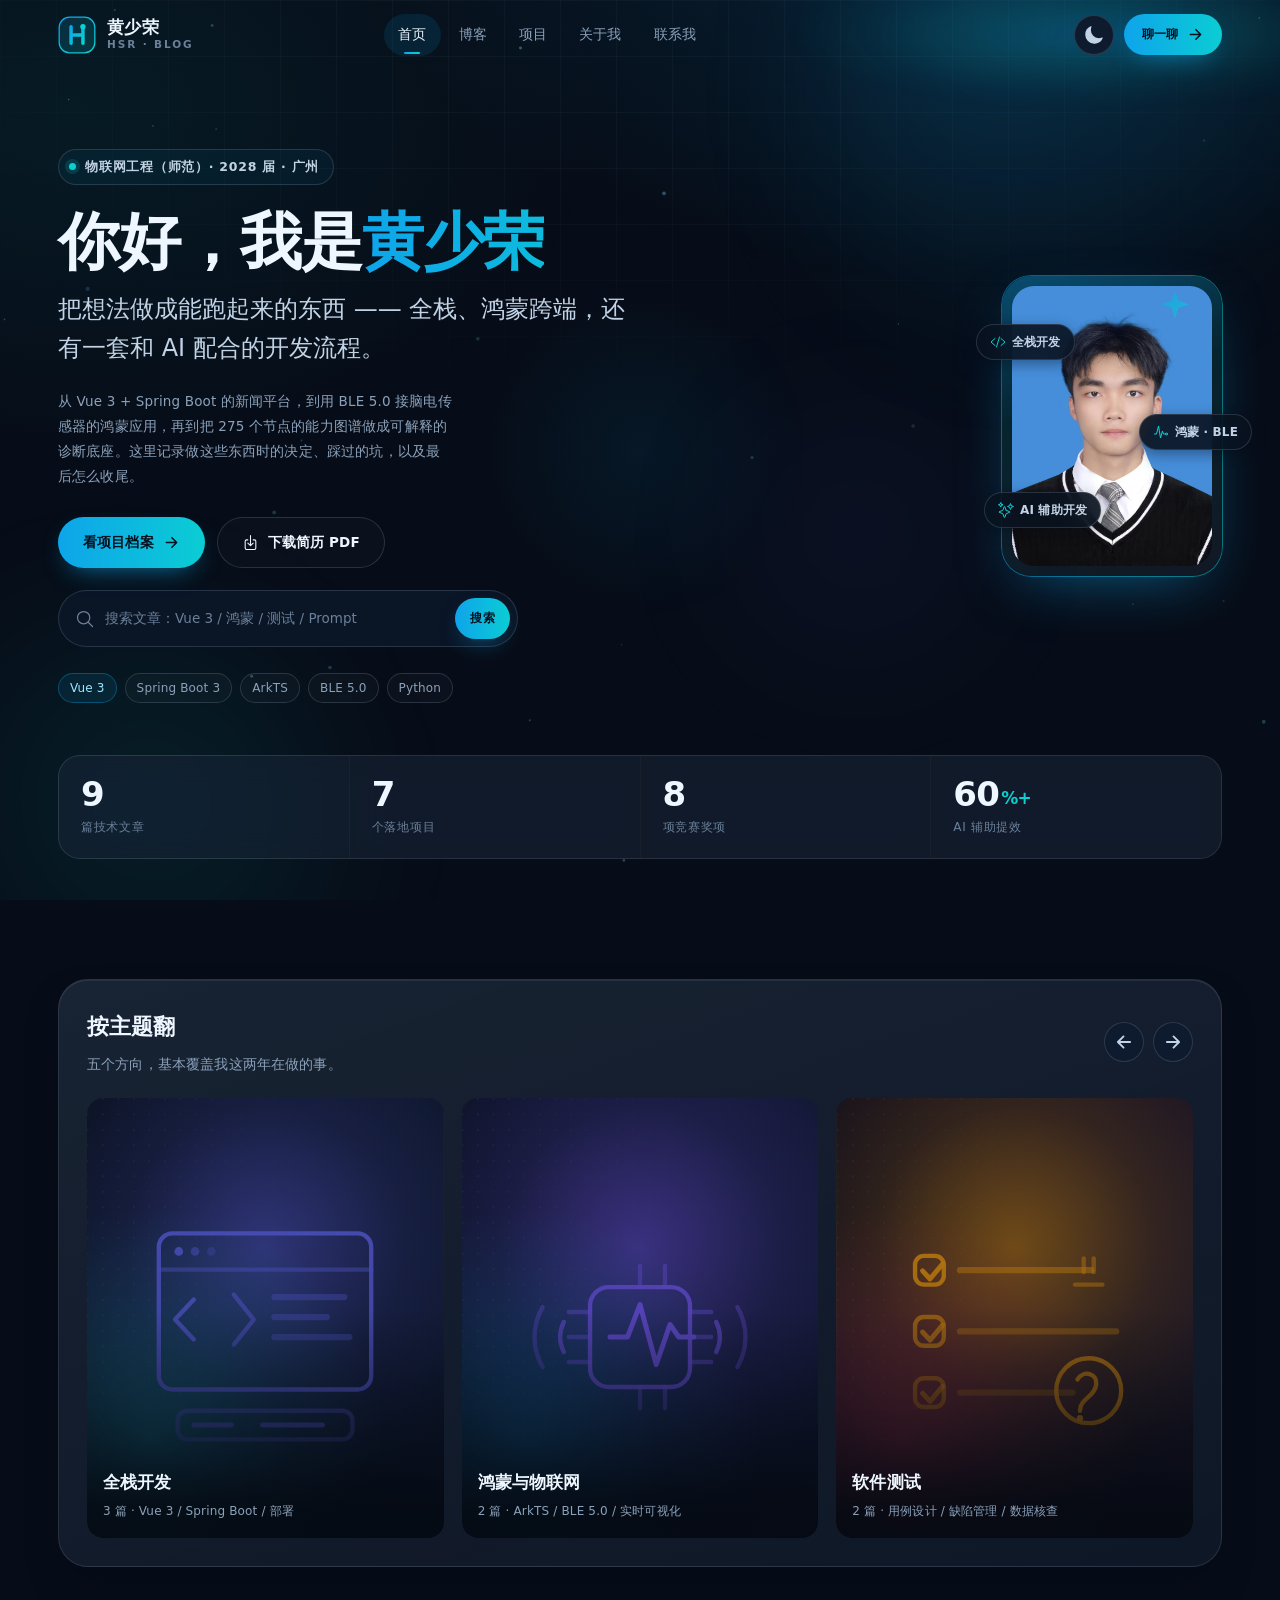
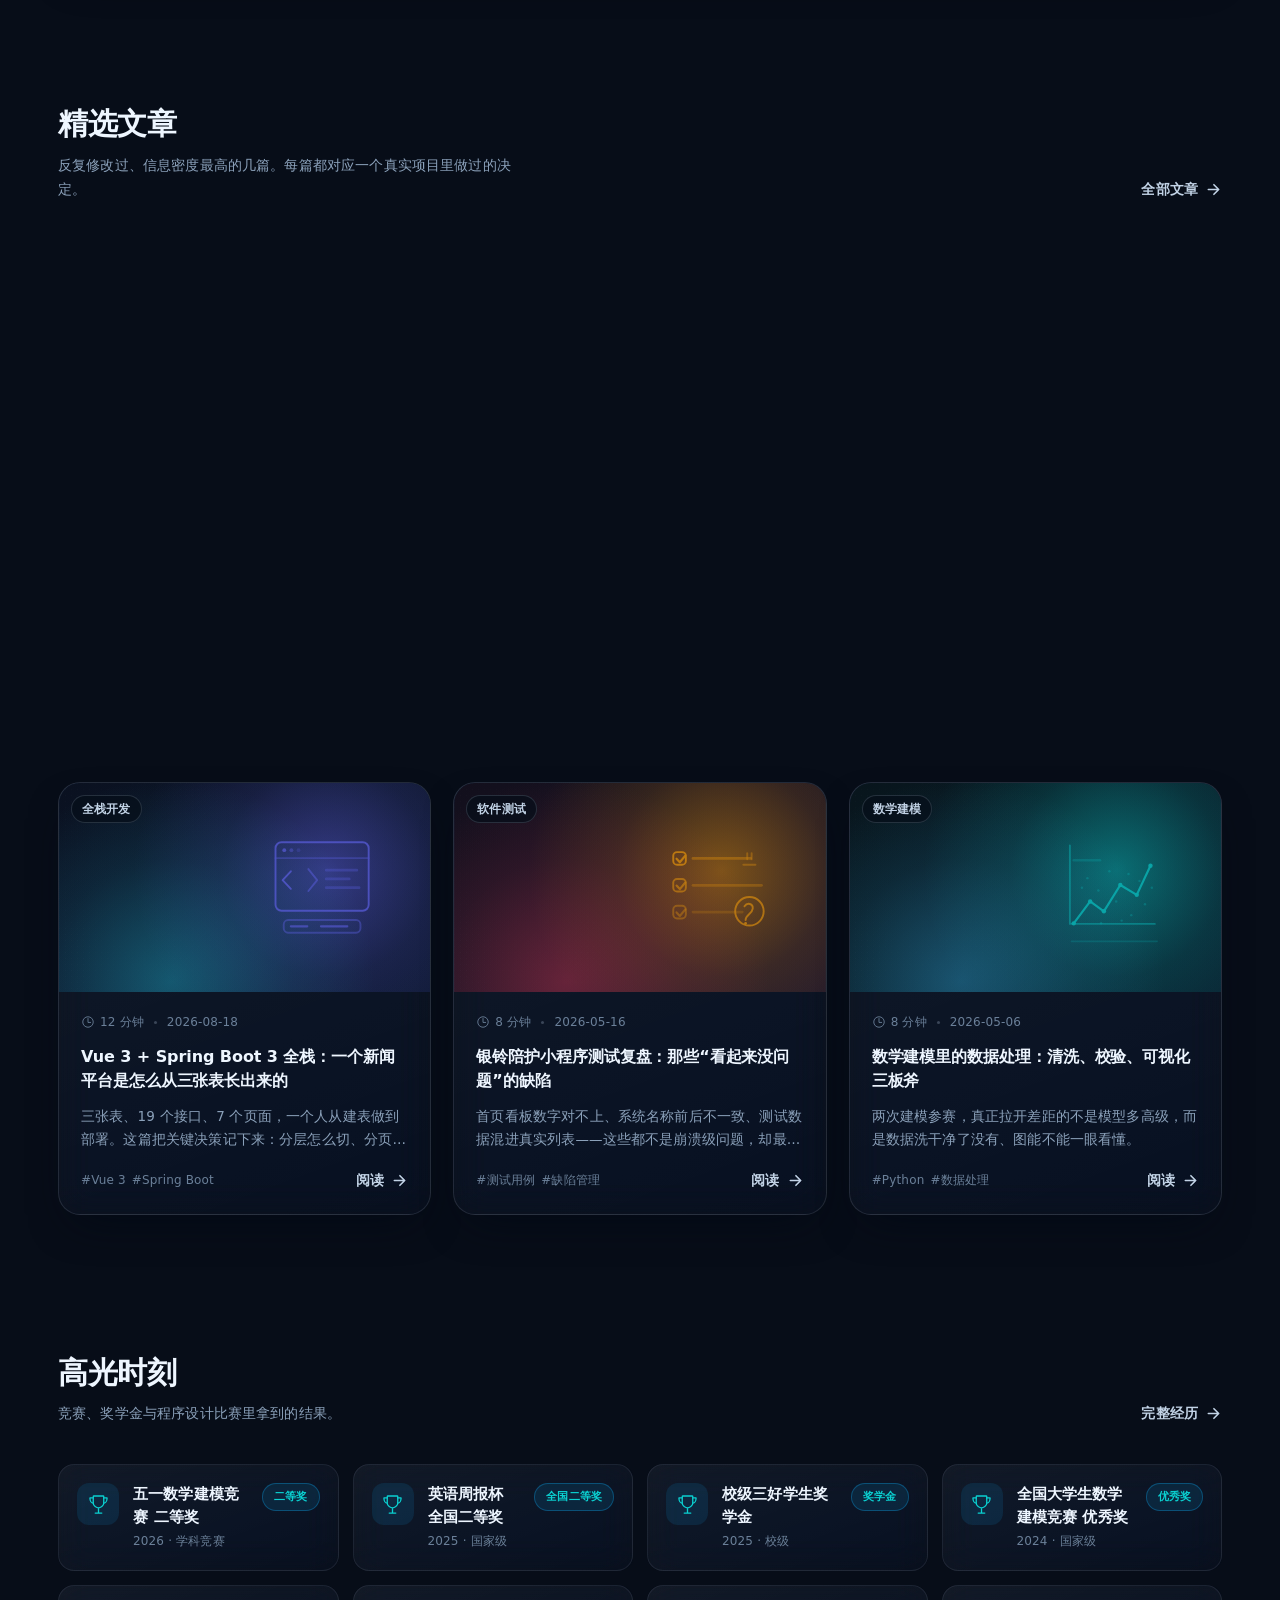
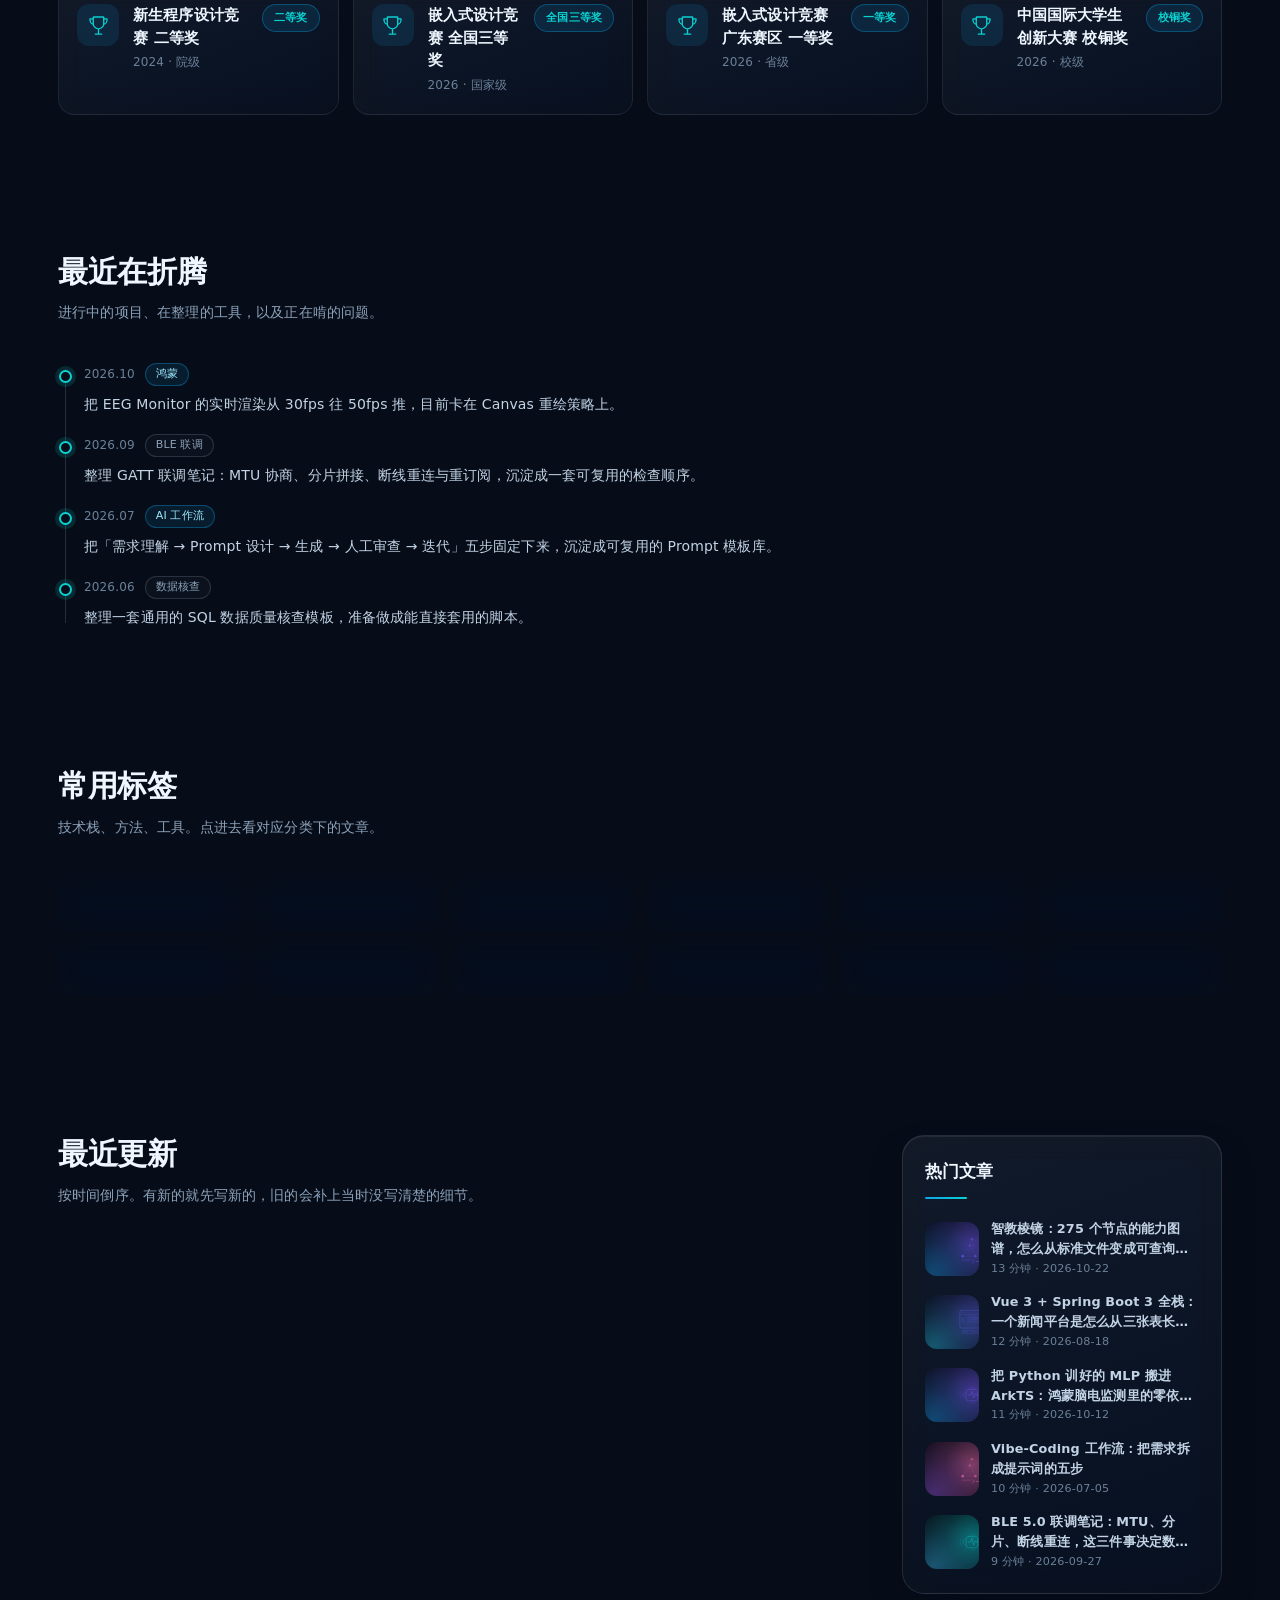
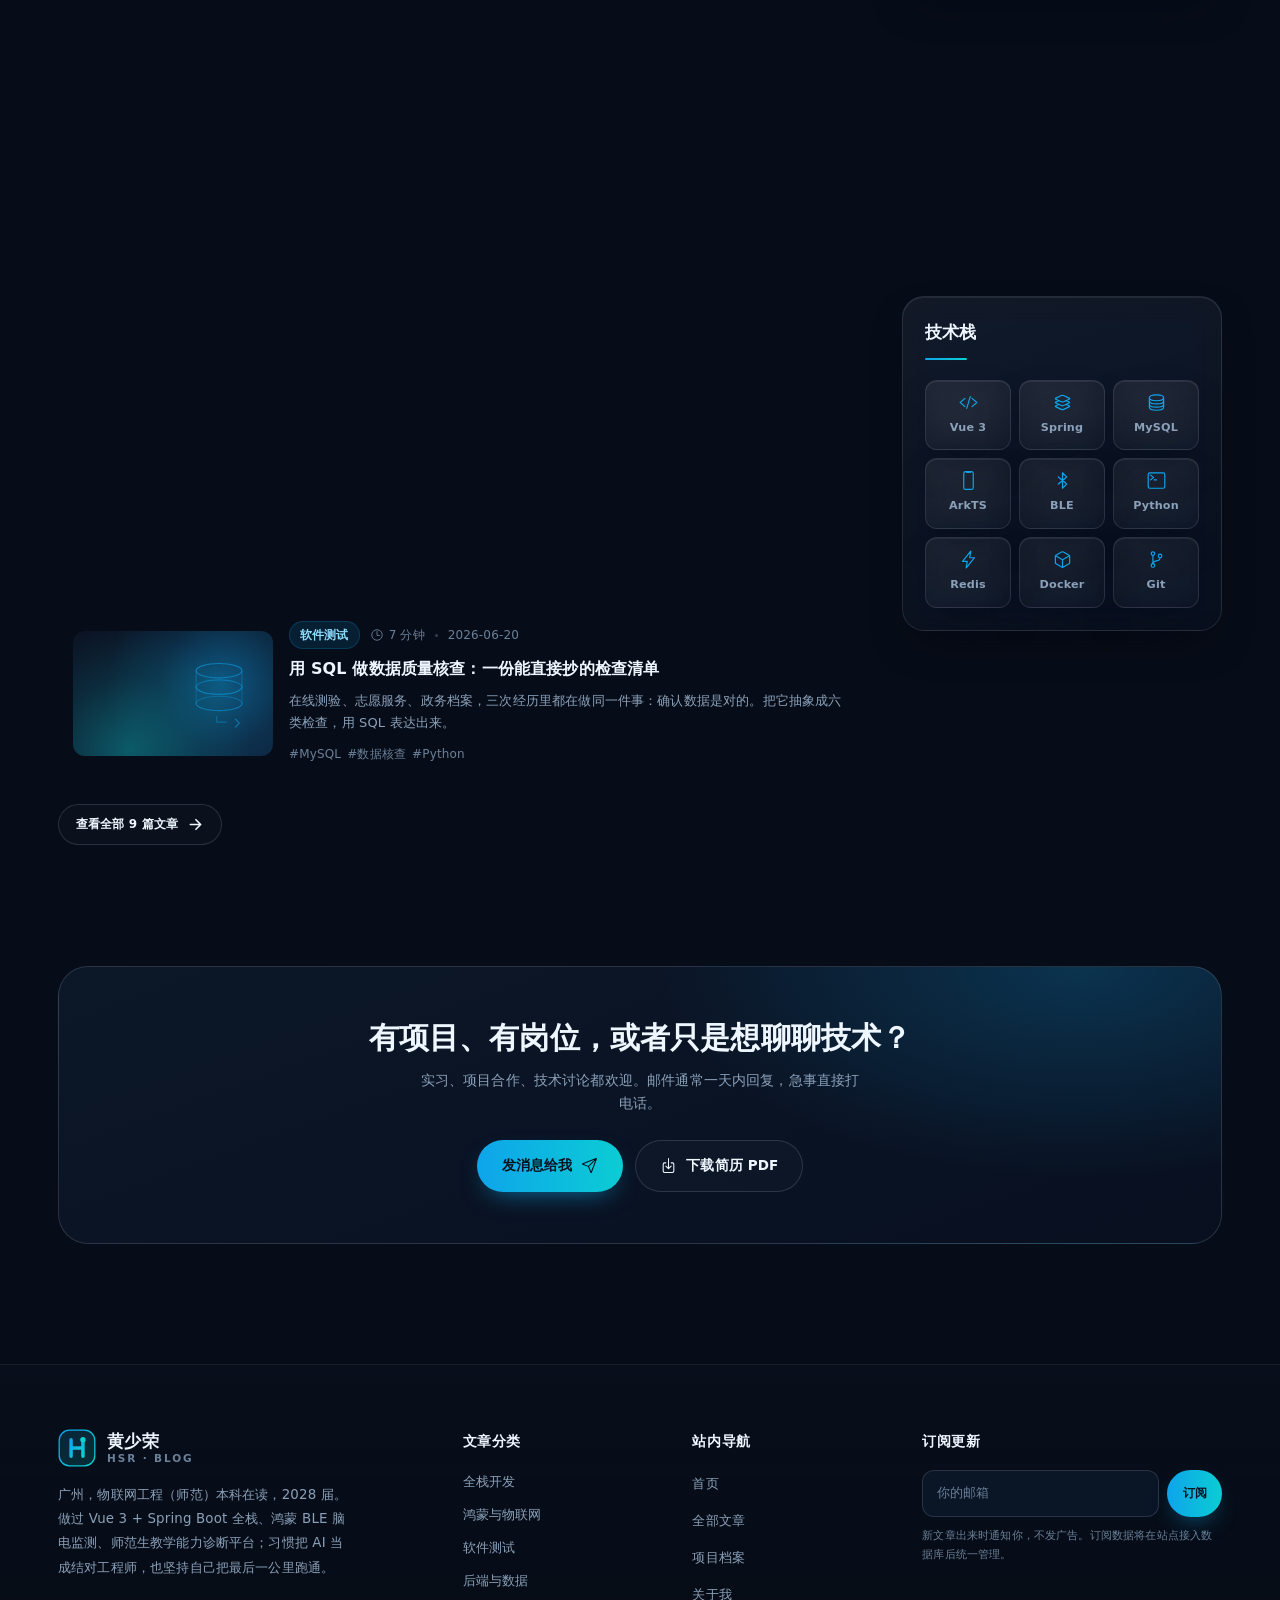
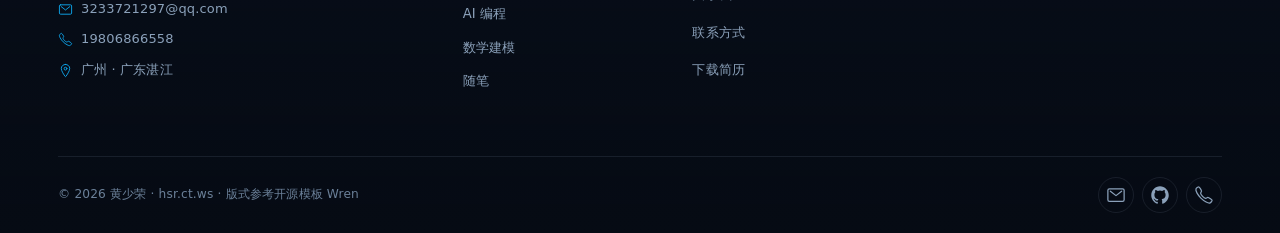
<file: index.html>
<!DOCTYPE html>
<html lang="zh-CN">
<head>
<meta charset="UTF-8">
<meta name="viewport" content="width=device-width, initial-scale=1">
<title>首页 · 黄少荣的个人博客</title>
<meta name="description" content="广州，物联网工程（师范）本科在读，2028 届。做过 Vue 3 + Spring Boot 全栈、鸿蒙 BLE 脑电监测、师范生教学能力诊断平台；习惯把 AI 当成结对工程师，也坚持自己把最后一公里跑通。">
<meta name="author" content="黄少荣">
<meta name="theme-color" content="#070d18">
<meta property="og:type" content="website">
<meta property="og:site_name" content="黄少荣 · hsr.ct.ws">
<meta property="og:title" content="首页 · 黄少荣的个人博客">
<meta property="og:description" content="广州，物联网工程（师范）本科在读，2028 届。做过 Vue 3 + Spring Boot 全栈、鸿蒙 BLE 脑电监测、师范生教学能力诊断平台；习惯把 AI 当成结对工程师，也坚持自己把最后一公里跑通。">
<meta property="og:locale" content="zh_CN">
<link rel="icon" href="favicon.svg" type="image/svg+xml">
<link rel="apple-touch-icon" href="assets/images/avatar.png">
<link rel="stylesheet" href="assets/css/style.css">
</head>
<body>
<svg xmlns="http://www.w3.org/2000/svg" style="position:absolute;width:0;height:0;overflow:hidden" aria-hidden="true"><symbol id="i-analytics-outline" viewBox="0 0 512 512"><path fill="none" stroke="currentColor" stroke-linecap="round" stroke-linejoin="round" stroke-width="32" d="M344 280l88-88M232 216l64 64M80 320l104-104"/><circle cx="456" cy="168" r="24" fill="none" stroke="currentColor" stroke-linecap="round" stroke-linejoin="round" stroke-width="32"/><circle cx="320" cy="304" r="24" fill="none" stroke="currentColor" stroke-linecap="round" stroke-linejoin="round" stroke-width="32"/><circle cx="208" cy="192" r="24" fill="none" stroke="currentColor" stroke-linecap="round" stroke-linejoin="round" stroke-width="32"/><circle cx="56" cy="344" r="24" fill="none" stroke="currentColor" stroke-linecap="round" stroke-linejoin="round" stroke-width="32"/></symbol>
<symbol id="i-arrow-back-outline" viewBox="0 0 512 512"><path fill="none" stroke="currentColor" stroke-linecap="round" stroke-linejoin="round" stroke-width="48" d="M244 400L100 256l144-144M120 256h292"/></symbol>
<symbol id="i-arrow-forward-outline" viewBox="0 0 512 512"><path fill="none" stroke="currentColor" stroke-linecap="round" stroke-linejoin="round" stroke-width="48" d="M268 112l144 144-144 144M392 256H100"/></symbol>
<symbol id="i-arrow-up-outline" viewBox="0 0 512 512"><path fill="none" stroke="currentColor" stroke-linecap="round" stroke-linejoin="round" stroke-width="48" d="M112 244l144-144 144 144M256 120v292"/></symbol>
<symbol id="i-bluetooth-outline" viewBox="0 0 512 512"><path fill="none" stroke="currentColor" stroke-linecap="round" stroke-linejoin="round" stroke-width="32" d="M144 352l224-192L256 48v416l112-112-224-192"/></symbol>
<symbol id="i-calculator-outline" viewBox="0 0 512 512"><rect x="112" y="48" width="288" height="416" rx="32" ry="32" fill="none" stroke="currentColor" stroke-linecap="round" stroke-linejoin="round" stroke-width="32"/><path fill="none" stroke="currentColor" stroke-linecap="round" stroke-linejoin="round" stroke-width="32" d="M160.01 112H352v64H160.01z"/><circle cx="168" cy="248" r="24"/><circle cx="256" cy="248" r="24"/><circle cx="344" cy="248" r="24"/><circle cx="168" cy="328" r="24"/><circle cx="256" cy="328" r="24"/><circle cx="168" cy="408" r="24"/><circle cx="256" cy="408" r="24"/><rect x="320" y="304" width="48" height="128" rx="24" ry="24"/></symbol>
<symbol id="i-call-outline" viewBox="0 0 512 512"><path d="M451 374c-15.88-16-54.34-39.35-73-48.76-24.3-12.24-26.3-13.24-45.4.95-12.74 9.47-21.21 17.93-36.12 14.75s-47.31-21.11-75.68-49.39-47.34-61.62-50.53-76.48 5.41-23.23 14.79-36c13.22-18 12.22-21 .92-45.3-8.81-18.9-32.84-57-48.9-72.8C119.9 44 119.9 47 108.83 51.6A160.15 160.15 0 0083 65.37C67 76 58.12 84.83 51.91 98.1s-9 44.38 23.07 102.64 54.57 88.05 101.14 134.49S258.5 406.64 310.85 436c64.76 36.27 89.6 29.2 102.91 23s22.18-15 32.83-31a159.09 159.09 0 0013.8-25.8C465 391.17 468 391.17 451 374z" fill="none" stroke="currentColor" stroke-miterlimit="10" stroke-width="32"/></symbol>
<symbol id="i-checkmark-done-outline" viewBox="0 0 512 512"><path fill="none" stroke="currentColor" stroke-linecap="round" stroke-linejoin="round" stroke-width="32" d="M464 128L240 384l-96-96M144 384l-96-96M368 128L232 284"/></symbol>
<symbol id="i-close-outline" viewBox="0 0 512 512"><path fill="none" stroke="currentColor" stroke-linecap="round" stroke-linejoin="round" stroke-width="32" d="M368 368L144 144M368 144L144 368"/></symbol>
<symbol id="i-code-slash-outline" viewBox="0 0 512 512"><path fill="none" stroke="currentColor" stroke-linecap="round" stroke-linejoin="round" stroke-width="32" d="M160 368L32 256l128-112M352 368l128-112-128-112M304 96l-96 320"/></symbol>
<symbol id="i-cube-outline" viewBox="0 0 512 512"><path d="M448 341.37V170.61A32 32 0 00432.11 143l-152-88.46a47.94 47.94 0 00-48.24 0L79.89 143A32 32 0 0064 170.61v170.76A32 32 0 0079.89 369l152 88.46a48 48 0 0048.24 0l152-88.46A32 32 0 00448 341.37z" fill="none" stroke="currentColor" stroke-linecap="round" stroke-linejoin="round" stroke-width="32"/><path fill="none" stroke="currentColor" stroke-linecap="round" stroke-linejoin="round" stroke-width="32" d="M69 153.99l187 110 187-110M256 463.99v-200"/></symbol>
<symbol id="i-download-outline" viewBox="0 0 512 512"><path d="M336 176h40a40 40 0 0140 40v208a40 40 0 01-40 40H136a40 40 0 01-40-40V216a40 40 0 0140-40h40" fill="none" stroke="currentColor" stroke-linecap="round" stroke-linejoin="round" stroke-width="32"/><path fill="none" stroke="currentColor" stroke-linecap="round" stroke-linejoin="round" stroke-width="32" d="M176 272l80 80 80-80M256 48v288"/></symbol>
<symbol id="i-flash-outline" viewBox="0 0 512 512"><path d="M315.27 33L96 304h128l-31.51 173.23a2.36 2.36 0 002.33 2.77h0a2.36 2.36 0 001.89-.95L416 208H288l31.66-173.25a2.45 2.45 0 00-2.44-2.75h0a2.42 2.42 0 00-1.95 1z" fill="none" stroke="currentColor" stroke-linecap="round" stroke-linejoin="round" stroke-width="32"/></symbol>
<symbol id="i-git-branch-outline" viewBox="0 0 512 512"><circle cx="160" cy="96" r="48" fill="none" stroke="currentColor" stroke-linecap="round" stroke-linejoin="round" stroke-width="32"/><circle cx="160" cy="416" r="48" fill="none" stroke="currentColor" stroke-linecap="round" stroke-linejoin="round" stroke-width="32"/><path fill="none" stroke="currentColor" stroke-linecap="round" stroke-linejoin="round" stroke-width="32" d="M160 368V144"/><circle cx="352" cy="160" r="48" fill="none" stroke="currentColor" stroke-linecap="round" stroke-linejoin="round" stroke-width="32"/><path d="M352 208c0 128-192 48-192 160" fill="none" stroke="currentColor" stroke-linecap="round" stroke-linejoin="round" stroke-width="32"/></symbol>
<symbol id="i-layers-outline" viewBox="0 0 512 512"><path d="M434.8 137.65l-149.36-68.1c-16.19-7.4-42.69-7.4-58.88 0L77.3 137.65c-17.6 8-17.6 21.09 0 29.09l148 67.5c16.89 7.7 44.69 7.7 61.58 0l148-67.5c17.52-8 17.52-21.1-.08-29.09zM160 308.52l-82.7 37.11c-17.6 8-17.6 21.1 0 29.1l148 67.5c16.89 7.69 44.69 7.69 61.58 0l148-67.5c17.6-8 17.6-21.1 0-29.1l-79.94-38.47" fill="none" stroke="currentColor" stroke-linecap="round" stroke-linejoin="round" stroke-width="32"/><path d="M160 204.48l-82.8 37.16c-17.6 8-17.6 21.1 0 29.1l148 67.49c16.89 7.7 44.69 7.7 61.58 0l148-67.49c17.7-8 17.7-21.1.1-29.1L352 204.48" fill="none" stroke="currentColor" stroke-linecap="round" stroke-linejoin="round" stroke-width="32"/></symbol>
<symbol id="i-location-outline" viewBox="0 0 512 512"><path d="M256 48c-79.5 0-144 61.39-144 137 0 87 96 224.87 131.25 272.49a15.77 15.77 0 0025.5 0C304 409.89 400 272.07 400 185c0-75.61-64.5-137-144-137z" fill="none" stroke="currentColor" stroke-linecap="round" stroke-linejoin="round" stroke-width="32"/><circle cx="256" cy="192" r="48" fill="none" stroke="currentColor" stroke-linecap="round" stroke-linejoin="round" stroke-width="32"/></symbol>
<symbol id="i-logo-github" viewBox="0 0 512 512"><path d="M256 32C132.3 32 32 134.9 32 261.7c0 101.5 64.2 187.5 153.2 217.9a17.56 17.56 0 003.8.4c8.3 0 11.5-6.1 11.5-11.4 0-5.5-.2-19.9-.3-39.1a102.4 102.4 0 01-22.6 2.7c-43.1 0-52.9-33.5-52.9-33.5-10.2-26.5-24.9-33.6-24.9-33.6-19.5-13.7-.1-14.1 1.4-14.1h.1c22.5 2 34.3 23.8 34.3 23.8 11.2 19.6 26.2 25.1 39.6 25.1a63 63 0 0025.6-6c2-14.8 7.8-24.9 14.2-30.7-49.7-5.8-102-25.5-102-113.5 0-25.1 8.7-45.6 23-61.6-2.3-5.8-10-29.2 2.2-60.8a18.64 18.64 0 015-.5c8.1 0 26.4 3.1 56.6 24.1a208.21 208.21 0 01112.2 0c30.2-21 48.5-24.1 56.6-24.1a18.64 18.64 0 015 .5c12.2 31.6 4.5 55 2.2 60.8 14.3 16.1 23 36.6 23 61.6 0 88.2-52.4 107.6-102.3 113.3 8 7.1 15.2 21.1 15.2 42.5 0 30.7-.3 55.5-.3 63 0 5.4 3.1 11.5 11.4 11.5a19.35 19.35 0 004-.4C415.9 449.2 480 363.1 480 261.7 480 134.9 379.7 32 256 32z"/></symbol>
<symbol id="i-mail-outline" viewBox="0 0 512 512"><rect x="48" y="96" width="416" height="320" rx="40" ry="40" fill="none" stroke="currentColor" stroke-linecap="round" stroke-linejoin="round" stroke-width="32"/><path fill="none" stroke="currentColor" stroke-linecap="round" stroke-linejoin="round" stroke-width="32" d="M112 160l144 112 144-112"/></symbol>
<symbol id="i-menu-outline" viewBox="0 0 512 512"><path fill="none" stroke="currentColor" stroke-linecap="round" stroke-miterlimit="10" stroke-width="32" d="M80 160h352M80 256h352M80 352h352"/></symbol>
<symbol id="i-paper-plane-outline" viewBox="0 0 512 512"><path d="M53.12 199.94l400-151.39a8 8 0 0110.33 10.33l-151.39 400a8 8 0 01-15-.34l-67.4-166.09a16 16 0 00-10.11-10.11L53.46 215a8 8 0 01-.34-15.06zM460 52L227 285" fill="none" stroke="currentColor" stroke-linecap="round" stroke-linejoin="round" stroke-width="32"/></symbol>
<symbol id="i-phone-portrait-outline" viewBox="0 0 512 512"><rect x="128" y="16" width="256" height="480" rx="48" ry="48" fill="none" stroke="currentColor" stroke-linecap="round" stroke-linejoin="round" stroke-width="32"/><path d="M176 16h24a8 8 0 018 8h0a16 16 0 0016 16h64a16 16 0 0016-16h0a8 8 0 018-8h24" fill="none" stroke="currentColor" stroke-linecap="round" stroke-linejoin="round" stroke-width="32"/></symbol>
<symbol id="i-pulse-outline" viewBox="0 0 512 512"><path fill="none" stroke="currentColor" stroke-linecap="round" stroke-linejoin="round" stroke-width="32" d="M48 320h64l64-256 64 384 64-224 32 96h64"/><circle cx="432" cy="320" r="32" fill="none" stroke="currentColor" stroke-linecap="round" stroke-linejoin="round" stroke-width="32"/></symbol>
<symbol id="i-search-outline" viewBox="0 0 512 512"><path d="M221.09 64a157.09 157.09 0 10157.09 157.09A157.1 157.1 0 00221.09 64z" fill="none" stroke="currentColor" stroke-miterlimit="10" stroke-width="32"/><path fill="none" stroke="currentColor" stroke-linecap="round" stroke-miterlimit="10" stroke-width="32" d="M338.29 338.29L448 448"/></symbol>
<symbol id="i-server-outline" viewBox="0 0 512 512"><ellipse cx="256" cy="128" rx="192" ry="80" fill="none" stroke="currentColor" stroke-linecap="round" stroke-miterlimit="10" stroke-width="32"/><path d="M448 214c0 44.18-86 80-192 80S64 258.18 64 214M448 300c0 44.18-86 80-192 80S64 344.18 64 300" fill="none" stroke="currentColor" stroke-linecap="round" stroke-miterlimit="10" stroke-width="32"/><path d="M64 127.24v257.52C64 428.52 150 464 256 464s192-35.48 192-79.24V127.24" fill="none" stroke="currentColor" stroke-linecap="round" stroke-miterlimit="10" stroke-width="32"/></symbol>
<symbol id="i-shield-checkmark-outline" viewBox="0 0 512 512"><path fill="none" stroke="currentColor" stroke-linecap="round" stroke-linejoin="round" stroke-width="32" d="M336 176L225.2 304 176 255.8"/><path d="M463.1 112.37C373.68 96.33 336.71 84.45 256 48c-80.71 36.45-117.68 48.33-207.1 64.37C32.7 369.13 240.58 457.79 256 464c15.42-6.21 223.3-94.87 207.1-351.63z" fill="none" stroke="currentColor" stroke-linecap="round" stroke-linejoin="round" stroke-width="32"/></symbol>
<symbol id="i-sparkles-outline" viewBox="0 0 512 512"><path d="M259.92 262.91L216.4 149.77a9 9 0 00-16.8 0l-43.52 113.14a9 9 0 01-5.17 5.17L37.77 311.6a9 9 0 000 16.8l113.14 43.52a9 9 0 015.17 5.17l43.52 113.14a9 9 0 0016.8 0l43.52-113.14a9 9 0 015.17-5.17l113.14-43.52a9 9 0 000-16.8l-113.14-43.52a9 9 0 01-5.17-5.17zM108 68L88 16 68 68 16 88l52 20 20 52 20-52 52-20-52-20zM426.67 117.33L400 48l-26.67 69.33L304 144l69.33 26.67L400 240l26.67-69.33L496 144l-69.33-26.67z" fill="none" stroke="currentColor" stroke-linecap="round" stroke-linejoin="round" stroke-width="32"/></symbol>
<symbol id="i-terminal-outline" viewBox="0 0 512 512"><rect x="32" y="48" width="448" height="416" rx="48" ry="48" fill="none" stroke="currentColor" stroke-linejoin="round" stroke-width="32"/><path fill="none" stroke="currentColor" stroke-linecap="round" stroke-linejoin="round" stroke-width="32" d="M96 112l80 64-80 64M192 240h64"/></symbol>
<symbol id="i-trophy-outline" viewBox="0 0 512 512"><path fill="none" stroke="currentColor" stroke-linecap="round" stroke-linejoin="round" stroke-width="32" d="M176 464h160M256 464V336M384 224c0-50.64-.08-134.63-.12-160a16 16 0 00-16-16l-223.79.26a16 16 0 00-16 15.95c0 30.58-.13 129.17-.13 159.79 0 64.28 83 112 128 112S384 288.28 384 224z"/><path d="M128 96H48v16c0 55.22 33.55 112 80 112M384 96h80v16c0 55.22-33.55 112-80 112" fill="none" stroke="currentColor" stroke-linecap="round" stroke-linejoin="round" stroke-width="32"/></symbol>
<symbol id="i-time-outline" viewBox="0 0 512 512"><path d="M256 64C150 64 64 150 64 256s86 192 192 192 192-86 192-192S362 64 256 64z" fill="none" stroke="currentColor" stroke-miterlimit="10" stroke-width="32"/><path fill="none" stroke="currentColor" stroke-linecap="round" stroke-linejoin="round" stroke-width="32" d="M256 128v144h96"/></symbol></svg>
<a class="skip-link" href="#main">跳到正文</a>

<header class="site-header" data-header>
  <div class="container header-inner">
    <a class="brand" href="index.html" aria-label="黄少荣 · 首页">
      <img src="assets/images/logo.svg" width="38" height="38" alt="">
      <span class="brand-name"><b>黄少荣</b><span>HSR · BLOG</span></span>
    </a>

    <nav class="nav" data-nav aria-label="主导航">
      <div class="nav-top">
        <a class="brand" href="index.html">
          <img src="assets/images/logo.svg" width="34" height="34" alt="">
          <span class="brand-name"><b>黄少荣</b><span>HSR · BLOG</span></span>
        </a>
        <button class="nav-toggle" type="button" data-nav-close aria-label="关闭菜单"><svg class="icon" aria-hidden="true" focusable="false"><use href="#i-close-outline"></use></svg></button>
      </div>
      <ul class="nav-list">
          <li><a class="nav-link is-active" href="index.html">首页</a></li>
          <li><a class="nav-link" href="blog.html">博客</a></li>
          <li><a class="nav-link" href="projects.html">项目</a></li>
          <li><a class="nav-link" href="about.html">关于我</a></li>
          <li><a class="nav-link" href="contact.html">联系我</a></li>
      </ul>
      <div class="nav-foot">
        <a class="btn btn-primary btn-sm" href="contact.html">聊聊合作 <svg class="icon icon--sm" aria-hidden="true" focusable="false"><use href="#i-arrow-forward-outline"></use></svg></a>
        <a class="btn btn-ghost btn-sm" href="assets/files/huangshaorong-resume.pdf" download>下载简历 PDF <svg class="icon icon--sm" aria-hidden="true" focusable="false"><use href="#i-download-outline"></use></svg></a>
      </div>
    </nav>

    <div class="header-actions">
      <a class="btn btn-primary btn-sm" href="contact.html">聊一聊 <svg class="icon icon--sm" aria-hidden="true" focusable="false"><use href="#i-arrow-forward-outline"></use></svg></a>
      <button class="nav-toggle" type="button" data-nav-toggle aria-label="打开菜单" aria-expanded="false"><svg class="icon" aria-hidden="true" focusable="false"><use href="#i-menu-outline"></use></svg></button>
    </div>
  </div>
</header>
<div class="nav-scrim" data-nav-scrim></div>

<main id="main">
  <section class="hero">
    <img class="hero-glow hero-glow--1" src="assets/images/shadow-1.svg" alt="" aria-hidden="true">
    <div class="container hero-inner">
      <div class="hero-copy">
        <p class="eyebrow"><span class="dot"></span>物联网工程（师范）· 2028 届 · 广州</p>
        <h1 class="hero-title">你好，我是<span class="grad">黄少荣</span>
          <small data-typewriter>把想法做成能跑起来的东西 —— 全栈、鸿蒙跨端，还有一套和 AI 配合的开发流程。</small>
        </h1>
        <p class="hero-desc">从 Vue 3 + Spring Boot 的新闻平台，到用 BLE 5.0 接脑电传感器的鸿蒙应用，再到把 275 个节点的能力图谱做成可解释的诊断底座。这里记录做这些东西时的决定、踩过的坑，以及最后怎么收尾。</p>
        <div class="hero-actions">
          <a class="btn btn-primary" href="projects.html">看项目档案 <svg class="icon icon--sm" aria-hidden="true" focusable="false"><use href="#i-arrow-forward-outline"></use></svg></a>
          <a class="btn btn-ghost" href="assets/files/huangshaorong-resume.pdf" download><svg class="icon icon--sm" aria-hidden="true" focusable="false"><use href="#i-download-outline"></use></svg> 下载简历 PDF</a>
        </div>
        <form class="hero-search" role="search" action="blog.html" method="get" data-search-form>
          <svg class="icon" aria-hidden="true" focusable="false"><use href="#i-search-outline"></use></svg>
          <input type="search" name="q" placeholder="搜索文章：Vue 3 / 鸿蒙 / 测试 / Prompt" aria-label="搜索文章">
          <button class="btn btn-primary btn-sm" type="submit">搜索</button>
        </form>
        <div class="hero-tags">
          <span class="chip chip--accent">Vue 3</span>
          <span class="chip">Spring Boot 3</span>
          <span class="chip">ArkTS</span>
          <span class="chip">BLE 5.0</span>
          <span class="chip">Python</span>
        </div>
      </div>

      <div class="hero-visual">
        <figure class="portrait">
          <img src="assets/images/portrait.jpg" width="750" height="1050" alt="黄少荣的证件照肖像">
          <figcaption class="chip chip--1"><svg class="icon" aria-hidden="true" focusable="false"><use href="#i-code-slash-outline"></use></svg>全栈开发</figcaption>
          <span class="chip chip--2"><svg class="icon" aria-hidden="true" focusable="false"><use href="#i-pulse-outline"></use></svg>鸿蒙 · BLE</span>
          <span class="chip chip--3"><svg class="icon" aria-hidden="true" focusable="false"><use href="#i-sparkles-outline"></use></svg>AI 辅助开发</span>
        </figure>
        <img class="hero-deco hero-deco--1" src="assets/images/pattern-1.svg" alt="" aria-hidden="true">
      </div>
    </div>

    <div class="container">
      <ul class="stats"><li class="stat"><b><span data-count="9">9</span><i></i></b><span>篇技术文章</span></li><li class="stat"><b><span data-count="7">7</span><i></i></b><span>个落地项目</span></li><li class="stat"><b><span data-count="8">8</span><i></i></b><span>项竞赛奖项</span></li><li class="stat"><b><span data-count="60">60</span><i>%+</i></b><span>AI 辅助提效</span></li></ul>
    </div>
  </section>

  <section class="section topics">
    <div class="container">
      <div class="card" data-reveal>
        <div class="topic-head">
          <div>
            <h2>按主题翻</h2>
            <p>五个方向，基本覆盖我这两年在做的事。</p>
          </div>
          <div class="slider-nav">
            <button class="btn-icon" type="button" data-slider-prev aria-label="上一组"><svg class="icon" aria-hidden="true" focusable="false"><use href="#i-arrow-back-outline"></use></svg></button>
            <button class="btn-icon" type="button" data-slider-next aria-label="下一组"><svg class="icon" aria-hidden="true" focusable="false"><use href="#i-arrow-forward-outline"></use></svg></button>
          </div>
        </div>
        <div class="slider" data-slider>
          <ul class="slider-track" data-slider-track><li class="slider-item">
      <a class="topic-card" href="blog.html?cat=fullstack">
        <img src="assets/images/topics/fullstack.svg" alt="全栈开发" width="600" height="740" loading="lazy">
        <span class="topic-body"><strong>全栈开发</strong><span>3 篇 · Vue 3 / Spring Boot / 部署</span></span>
      </a>
    </li><li class="slider-item">
      <a class="topic-card" href="blog.html?cat=harmony">
        <img src="assets/images/topics/harmony.svg" alt="鸿蒙与物联网" width="600" height="740" loading="lazy">
        <span class="topic-body"><strong>鸿蒙与物联网</strong><span>2 篇 · ArkTS / BLE 5.0 / 实时可视化</span></span>
      </a>
    </li><li class="slider-item">
      <a class="topic-card" href="blog.html?cat=testing">
        <img src="assets/images/topics/testing.svg" alt="软件测试" width="600" height="740" loading="lazy">
        <span class="topic-body"><strong>软件测试</strong><span>2 篇 · 用例设计 / 缺陷管理 / 数据核查</span></span>
      </a>
    </li><li class="slider-item">
      <a class="topic-card" href="blog.html?cat=ai">
        <img src="assets/images/topics/ai.svg" alt="AI 编程" width="600" height="740" loading="lazy">
        <span class="topic-body"><strong>AI 编程</strong><span>1 篇 · Vibe-Coding / Prompt 工程</span></span>
      </a>
    </li><li class="slider-item">
      <a class="topic-card" href="blog.html?cat=modeling">
        <img src="assets/images/topics/modeling.svg" alt="数学建模" width="600" height="740" loading="lazy">
        <span class="topic-body"><strong>数学建模</strong><span>1 篇 · 清洗 / 建模 / 论文图表</span></span>
      </a>
    </li></ul>
        </div>
      </div>
    </div>
  </section>

  <section class="section" id="featured">
    <div class="container">
      <div class="section-head">
        <div>
          <h2 class="section-title">精选文章</h2>
          <p class="section-sub">反复修改过、信息密度最高的几篇。每篇都对应一个真实项目里做过的决定。</p>
        </div>
        <a class="btn-link" href="blog.html">全部文章 <svg class="icon icon--sm" aria-hidden="true" focusable="false"><use href="#i-arrow-forward-outline"></use></svg></a>
      </div>
      <div class="post-grid post-grid--feature">
<article class="post-card" data-post data-cat="backend" data-search-text="智教棱镜：275 个节点的能力图谱，怎么从标准文件变成可查询的结构 把师范生教师职业能力标准拆成 7 类节点、7 类关系，做成 275 节点 / 298 关系的图谱，再用六个智能体在图上做诊断。踩得最狠的坑是 schema 没定就先写代码。 Neo4j Flask 知识图谱 Docker 后端与数据" data-reveal style="--delay:0ms">
  <a class="card-banner img-holder" href="posts/eduprism.html" aria-label="智教棱镜：275 个节点的能力图谱，怎么从标准文件变成可查询的结构">
    <img src="assets/images/covers/eduprism.svg" alt="" width="1600" height="900" loading="lazy">
    <span class="badge badge--on-image">后端与数据</span>
  </a>
  <div class="card-body">
    <div class="card-meta">
      <span class="card-meta__row"><svg class="icon icon--sm" aria-hidden="true" focusable="false"><use href="#i-time-outline"></use></svg>13 分钟</span>
      <span class="dot-sep"></span>
      <time datetime="2026-10-22">2026-10-22</time>
    </div>
    <h3><a href="posts/eduprism.html">智教棱镜：275 个节点的能力图谱，怎么从标准文件变成可查询的结构</a></h3>
    <p class="card-excerpt">把师范生教师职业能力标准拆成 7 类节点、7 类关系，做成 275 节点 / 298 关系的图谱，再用六个智能体在图上做诊断。踩得最狠的坑是 schema 没定就先写代码。</p>
    <div class="card-foot">
      <div class="card-tags"><span>#Neo4j</span><span>#Flask</span></div>
      <a class="btn-link" href="posts/eduprism.html">阅读 <svg class="icon icon--sm" aria-hidden="true" focusable="false"><use href="#i-arrow-forward-outline"></use></svg></a>
    </div>
  </div>
</article>
<article class="post-card" data-post data-cat="harmony" data-search-text="把 Python 训好的 MLP 搬进 ArkTS：鸿蒙脑电监测里的零依赖推理 从 TGAM 传感器到 Canvas 波形，端到端一个人写完。最难的不是蓝牙，而是怎么把 Python 训练出来的权重，装进一个不能装第三方库的 ArkTS 工程里。 ArkTS BLE 5.0 MLP Canvas 2D 鸿蒙与物联网" data-reveal style="--delay:70ms">
  <a class="card-banner img-holder" href="posts/harmony-eeg.html" aria-label="把 Python 训好的 MLP 搬进 ArkTS：鸿蒙脑电监测里的零依赖推理">
    <img src="assets/images/covers/harmony-eeg.svg" alt="" width="1600" height="900" loading="lazy">
    <span class="badge badge--on-image">鸿蒙与物联网</span>
  </a>
  <div class="card-body">
    <div class="card-meta">
      <span class="card-meta__row"><svg class="icon icon--sm" aria-hidden="true" focusable="false"><use href="#i-time-outline"></use></svg>11 分钟</span>
      <span class="dot-sep"></span>
      <time datetime="2026-10-12">2026-10-12</time>
    </div>
    <h3><a href="posts/harmony-eeg.html">把 Python 训好的 MLP 搬进 ArkTS：鸿蒙脑电监测里的零依赖推理</a></h3>
    <p class="card-excerpt">从 TGAM 传感器到 Canvas 波形，端到端一个人写完。最难的不是蓝牙，而是怎么把 Python 训练出来的权重，装进一个不能装第三方库的 ArkTS 工程里。</p>
    <div class="card-foot">
      <div class="card-tags"><span>#ArkTS</span><span>#BLE 5.0</span></div>
      <a class="btn-link" href="posts/harmony-eeg.html">阅读 <svg class="icon icon--sm" aria-hidden="true" focusable="false"><use href="#i-arrow-forward-outline"></use></svg></a>
    </div>
  </div>
</article>
<article class="post-card" data-post data-cat="fullstack" data-search-text="Vue 3 + Spring Boot 3 全栈：一个新闻平台是怎么从三张表长出来的 三张表、19 个接口、7 个页面，一个人从建表做到部署。这篇把关键决策记下来：分层怎么切、分页怎么做、Token 怎么失效。 Vue 3 Spring Boot MyBatis JWT 全栈开发" data-reveal style="--delay:140ms">
  <a class="card-banner img-holder" href="posts/news-platform.html" aria-label="Vue 3 + Spring Boot 3 全栈：一个新闻平台是怎么从三张表长出来的">
    <img src="assets/images/covers/news-platform.svg" alt="" width="1600" height="900" loading="lazy">
    <span class="badge badge--on-image">全栈开发</span>
  </a>
  <div class="card-body">
    <div class="card-meta">
      <span class="card-meta__row"><svg class="icon icon--sm" aria-hidden="true" focusable="false"><use href="#i-time-outline"></use></svg>12 分钟</span>
      <span class="dot-sep"></span>
      <time datetime="2026-08-18">2026-08-18</time>
    </div>
    <h3><a href="posts/news-platform.html">Vue 3 + Spring Boot 3 全栈：一个新闻平台是怎么从三张表长出来的</a></h3>
    <p class="card-excerpt">三张表、19 个接口、7 个页面，一个人从建表做到部署。这篇把关键决策记下来：分层怎么切、分页怎么做、Token 怎么失效。</p>
    <div class="card-foot">
      <div class="card-tags"><span>#Vue 3</span><span>#Spring Boot</span></div>
      <a class="btn-link" href="posts/news-platform.html">阅读 <svg class="icon icon--sm" aria-hidden="true" focusable="false"><use href="#i-arrow-forward-outline"></use></svg></a>
    </div>
  </div>
</article>
<article class="post-card" data-post data-cat="testing" data-search-text="银铃陪护小程序测试复盘：那些“看起来没问题”的缺陷 首页看板数字对不上、系统名称前后不一致、测试数据混进真实列表——这些都不是崩溃级问题，却最容易被用户第一时间发现。 测试用例 缺陷管理 数据一致性 软件测试" data-reveal style="--delay:210ms">
  <a class="card-banner img-holder" href="posts/yinling-test.html" aria-label="银铃陪护小程序测试复盘：那些“看起来没问题”的缺陷">
    <img src="assets/images/covers/yinling-test.svg" alt="" width="1600" height="900" loading="lazy">
    <span class="badge badge--on-image">软件测试</span>
  </a>
  <div class="card-body">
    <div class="card-meta">
      <span class="card-meta__row"><svg class="icon icon--sm" aria-hidden="true" focusable="false"><use href="#i-time-outline"></use></svg>8 分钟</span>
      <span class="dot-sep"></span>
      <time datetime="2026-05-16">2026-05-16</time>
    </div>
    <h3><a href="posts/yinling-test.html">银铃陪护小程序测试复盘：那些“看起来没问题”的缺陷</a></h3>
    <p class="card-excerpt">首页看板数字对不上、系统名称前后不一致、测试数据混进真实列表——这些都不是崩溃级问题，却最容易被用户第一时间发现。</p>
    <div class="card-foot">
      <div class="card-tags"><span>#测试用例</span><span>#缺陷管理</span></div>
      <a class="btn-link" href="posts/yinling-test.html">阅读 <svg class="icon icon--sm" aria-hidden="true" focusable="false"><use href="#i-arrow-forward-outline"></use></svg></a>
    </div>
  </div>
</article>
<article class="post-card" data-post data-cat="modeling" data-search-text="数学建模里的数据处理：清洗、校验、可视化三板斧 两次建模参赛，真正拉开差距的不是模型多高级，而是数据洗干净了没有、图能不能一眼看懂。 Python 数据处理 可视化 数学建模" data-reveal style="--delay:280ms">
  <a class="card-banner img-holder" href="posts/math-modeling.html" aria-label="数学建模里的数据处理：清洗、校验、可视化三板斧">
    <img src="assets/images/covers/math-modeling.svg" alt="" width="1600" height="900" loading="lazy">
    <span class="badge badge--on-image">数学建模</span>
  </a>
  <div class="card-body">
    <div class="card-meta">
      <span class="card-meta__row"><svg class="icon icon--sm" aria-hidden="true" focusable="false"><use href="#i-time-outline"></use></svg>8 分钟</span>
      <span class="dot-sep"></span>
      <time datetime="2026-05-06">2026-05-06</time>
    </div>
    <h3><a href="posts/math-modeling.html">数学建模里的数据处理：清洗、校验、可视化三板斧</a></h3>
    <p class="card-excerpt">两次建模参赛，真正拉开差距的不是模型多高级，而是数据洗干净了没有、图能不能一眼看懂。</p>
    <div class="card-foot">
      <div class="card-tags"><span>#Python</span><span>#数据处理</span></div>
      <a class="btn-link" href="posts/math-modeling.html">阅读 <svg class="icon icon--sm" aria-hidden="true" focusable="false"><use href="#i-arrow-forward-outline"></use></svg></a>
    </div>
  </div>
</article>
      </div>
    </div>
  </section>

  <section class="section" id="awards">
    <div class="container">
      <div class="section-head">
        <div>
          <h2 class="section-title">高光时刻</h2>
          <p class="section-sub">竞赛、奖学金与程序设计比赛里拿到的结果。</p>
        </div>
        <a class="btn-link" href="about.html">完整经历 <svg class="icon icon--sm" aria-hidden="true" focusable="false"><use href="#i-arrow-forward-outline"></use></svg></a>
      </div>
      <div class="award-wall">
        <article class="award-card" data-reveal>
          <span class="ico"><svg class="icon" aria-hidden="true" focusable="false"><use href="#i-trophy-outline"></use></svg></span>
          <div class="body"><b>五一数学建模竞赛 二等奖</b><span>2026 · 学科竞赛</span></div>
          <span class="lv">二等奖</span>
        </article>
        <article class="award-card" data-reveal>
          <span class="ico"><svg class="icon" aria-hidden="true" focusable="false"><use href="#i-trophy-outline"></use></svg></span>
          <div class="body"><b>英语周报杯 全国二等奖</b><span>2025 · 国家级</span></div>
          <span class="lv">全国二等奖</span>
        </article>
        <article class="award-card" data-reveal>
          <span class="ico"><svg class="icon" aria-hidden="true" focusable="false"><use href="#i-trophy-outline"></use></svg></span>
          <div class="body"><b>校级三好学生奖学金</b><span>2025 · 校级</span></div>
          <span class="lv">奖学金</span>
        </article>
        <article class="award-card" data-reveal>
          <span class="ico"><svg class="icon" aria-hidden="true" focusable="false"><use href="#i-trophy-outline"></use></svg></span>
          <div class="body"><b>全国大学生数学建模竞赛 优秀奖</b><span>2024 · 国家级</span></div>
          <span class="lv">优秀奖</span>
        </article>
        <article class="award-card" data-reveal>
          <span class="ico"><svg class="icon" aria-hidden="true" focusable="false"><use href="#i-trophy-outline"></use></svg></span>
          <div class="body"><b>新生程序设计竞赛 二等奖</b><span>2024 · 院级</span></div>
          <span class="lv">二等奖</span>
        </article>
        <article class="award-card" data-reveal>
          <span class="ico"><svg class="icon" aria-hidden="true" focusable="false"><use href="#i-trophy-outline"></use></svg></span>
          <div class="body"><b>嵌入式设计竞赛 全国三等奖</b><span>2026 · 国家级</span></div>
          <span class="lv">全国三等奖</span>
        </article>
        <article class="award-card" data-reveal>
          <span class="ico"><svg class="icon" aria-hidden="true" focusable="false"><use href="#i-trophy-outline"></use></svg></span>
          <div class="body"><b>嵌入式设计竞赛 广东赛区 一等奖</b><span>2026 · 省级</span></div>
          <span class="lv">一等奖</span>
        </article>
        <article class="award-card" data-reveal>
          <span class="ico"><svg class="icon" aria-hidden="true" focusable="false"><use href="#i-trophy-outline"></use></svg></span>
          <div class="body"><b>中国国际大学生创新大赛 校铜奖</b><span>2026 · 校级</span></div>
          <span class="lv">校铜奖</span>
        </article>
      </div>
    </div>
  </section>

  <section class="section" id="now">
    <div class="container">
      <div class="section-head">
        <div>
          <h2 class="section-title">最近在折腾</h2>
          <p class="section-sub">进行中的项目、在整理的工具，以及正在啃的问题。</p>
        </div>
      </div>
      <div class="now-feed">
        <article class="now-entry" data-reveal>
          <div class="now-entry__meta"><time datetime="2026-10">2026.10</time><span class="chip chip--accent">鸿蒙</span></div>
          <p>把 EEG Monitor 的实时渲染从 30fps 往 50fps 推，目前卡在 Canvas 重绘策略上。</p>
        </article>
        <article class="now-entry" data-reveal>
          <div class="now-entry__meta"><time datetime="2026-09">2026.09</time><span class="chip">BLE 联调</span></div>
          <p>整理 GATT 联调笔记：MTU 协商、分片拼接、断线重连与重订阅，沉淀成一套可复用的检查顺序。</p>
        </article>
        <article class="now-entry" data-reveal>
          <div class="now-entry__meta"><time datetime="2026-07">2026.07</time><span class="chip chip--accent">AI 工作流</span></div>
          <p>把「需求理解 → Prompt 设计 → 生成 → 人工审查 → 迭代」五步固定下来，沉淀成可复用的 Prompt 模板库。</p>
        </article>
        <article class="now-entry" data-reveal>
          <div class="now-entry__meta"><time datetime="2026-06">2026.06</time><span class="chip">数据核查</span></div>
          <p>整理一套通用的 SQL 数据质量核查模板，准备做成能直接套用的脚本。</p>
        </article>
      </div>
    </div>
  </section>

  <section class="section" id="tags">
    <div class="container">
      <div class="section-head">
        <div>
          <h2 class="section-title">常用标签</h2>
          <p class="section-sub">技术栈、方法、工具。点进去看对应分类下的文章。</p>
        </div>
      </div>
      <div class="tag-wall"><a class="tag-tile" href="blog.html?cat=fullstack"><svg class="icon" aria-hidden="true" focusable="false"><use href="#i-code-slash-outline"></use></svg><span>Vue 3</span><em>3 篇</em></a><a class="tag-tile" href="blog.html?cat=backend"><svg class="icon" aria-hidden="true" focusable="false"><use href="#i-layers-outline"></use></svg><span>Spring Boot</span><em>3 篇</em></a><a class="tag-tile" href="blog.html?cat=backend"><svg class="icon" aria-hidden="true" focusable="false"><use href="#i-server-outline"></use></svg><span>MySQL</span><em>4 篇</em></a><a class="tag-tile" href="blog.html?cat=harmony"><svg class="icon" aria-hidden="true" focusable="false"><use href="#i-phone-portrait-outline"></use></svg><span>ArkTS</span><em>2 篇</em></a><a class="tag-tile" href="blog.html?cat=harmony"><svg class="icon" aria-hidden="true" focusable="false"><use href="#i-bluetooth-outline"></use></svg><span>BLE 5.0</span><em>2 篇</em></a><a class="tag-tile" href="blog.html?cat=testing"><svg class="icon" aria-hidden="true" focusable="false"><use href="#i-checkmark-done-outline"></use></svg><span>软件测试</span><em>2 篇</em></a><a class="tag-tile" href="blog.html?cat=ai"><svg class="icon" aria-hidden="true" focusable="false"><use href="#i-sparkles-outline"></use></svg><span>Prompt</span><em>2 篇</em></a><a class="tag-tile" href="blog.html?cat=backend"><svg class="icon" aria-hidden="true" focusable="false"><use href="#i-terminal-outline"></use></svg><span>Python</span><em>2 篇</em></a><a class="tag-tile" href="blog.html?cat=modeling"><svg class="icon" aria-hidden="true" focusable="false"><use href="#i-calculator-outline"></use></svg><span>数学建模</span><em>1 篇</em></a><a class="tag-tile" href="blog.html?cat=backend"><svg class="icon" aria-hidden="true" focusable="false"><use href="#i-shield-checkmark-outline"></use></svg><span>JWT</span><em>1 篇</em></a><a class="tag-tile" href="blog.html?cat=harmony"><svg class="icon" aria-hidden="true" focusable="false"><use href="#i-analytics-outline"></use></svg><span>Canvas 2D</span><em>1 篇</em></a><a class="tag-tile" href="blog.html?cat=backend"><svg class="icon" aria-hidden="true" focusable="false"><use href="#i-cube-outline"></use></svg><span>Docker</span><em>1 篇</em></a></div>
    </div>
  </section>

  <section class="section" id="recent">
    <div class="container">
      <div class="split">
        <div>
          <div class="section-head">
            <div>
              <h2 class="section-title">最近更新</h2>
              <p class="section-sub">按时间倒序。有新的就先写新的，旧的会补上当时没写清楚的细节。</p>
            </div>
          </div>
          <div class="recent-list">
<article class="recent-item" data-reveal style="--delay:0ms">
  <a class="thumb" href="posts/eduprism.html" tabindex="-1" aria-hidden="true">
    <img src="assets/images/covers/eduprism.svg" alt="" width="1600" height="900" loading="lazy">
  </a>
  <div>
    <div class="card-meta">
      <span class="badge">后端与数据</span>
      <span class="card-meta__row"><svg class="icon icon--sm" aria-hidden="true" focusable="false"><use href="#i-time-outline"></use></svg>13 分钟</span>
      <span class="dot-sep"></span>
      <time datetime="2026-10-22">2026-10-22</time>
    </div>
    <h3><a href="posts/eduprism.html">智教棱镜：275 个节点的能力图谱，怎么从标准文件变成可查询的结构</a></h3>
    <p>把师范生教师职业能力标准拆成 7 类节点、7 类关系，做成 275 节点 / 298 关系的图谱，再用六个智能体在图上做诊断。踩得最狠的坑是 schema 没定就先写代码。</p>
    <div class="card-tags" style="margin-top:10px"><span>#Neo4j</span><span>#Flask</span><span>#知识图谱</span></div>
  </div>
</article>
<article class="recent-item" data-reveal style="--delay:60ms">
  <a class="thumb" href="posts/harmony-eeg.html" tabindex="-1" aria-hidden="true">
    <img src="assets/images/covers/harmony-eeg.svg" alt="" width="1600" height="900" loading="lazy">
  </a>
  <div>
    <div class="card-meta">
      <span class="badge">鸿蒙与物联网</span>
      <span class="card-meta__row"><svg class="icon icon--sm" aria-hidden="true" focusable="false"><use href="#i-time-outline"></use></svg>11 分钟</span>
      <span class="dot-sep"></span>
      <time datetime="2026-10-12">2026-10-12</time>
    </div>
    <h3><a href="posts/harmony-eeg.html">把 Python 训好的 MLP 搬进 ArkTS：鸿蒙脑电监测里的零依赖推理</a></h3>
    <p>从 TGAM 传感器到 Canvas 波形，端到端一个人写完。最难的不是蓝牙，而是怎么把 Python 训练出来的权重，装进一个不能装第三方库的 ArkTS 工程里。</p>
    <div class="card-tags" style="margin-top:10px"><span>#ArkTS</span><span>#BLE 5.0</span><span>#MLP</span></div>
  </div>
</article>
<article class="recent-item" data-reveal style="--delay:120ms">
  <a class="thumb" href="posts/ble-gatt.html" tabindex="-1" aria-hidden="true">
    <img src="assets/images/covers/ble-gatt.svg" alt="" width="1600" height="900" loading="lazy">
  </a>
  <div>
    <div class="card-meta">
      <span class="badge">鸿蒙与物联网</span>
      <span class="card-meta__row"><svg class="icon icon--sm" aria-hidden="true" focusable="false"><use href="#i-time-outline"></use></svg>9 分钟</span>
      <span class="dot-sep"></span>
      <time datetime="2026-09-27">2026-09-27</time>
    </div>
    <h3><a href="posts/ble-gatt.html">BLE 5.0 联调笔记：MTU、分片、断线重连，这三件事决定数据稳不稳</a></h3>
    <p>低功耗蓝牙的坑几乎都集中在三个地方：MTU 没谈、包没拼、断了没重订阅。把这三件事处理干净，剩下的都是业务代码。</p>
    <div class="card-tags" style="margin-top:10px"><span>#BLE 5.0</span><span>#GATT</span><span>#调试</span></div>
  </div>
</article>
<article class="recent-item" data-reveal style="--delay:180ms">
  <a class="thumb" href="posts/news-platform.html" tabindex="-1" aria-hidden="true">
    <img src="assets/images/covers/news-platform.svg" alt="" width="1600" height="900" loading="lazy">
  </a>
  <div>
    <div class="card-meta">
      <span class="badge">全栈开发</span>
      <span class="card-meta__row"><svg class="icon icon--sm" aria-hidden="true" focusable="false"><use href="#i-time-outline"></use></svg>12 分钟</span>
      <span class="dot-sep"></span>
      <time datetime="2026-08-18">2026-08-18</time>
    </div>
    <h3><a href="posts/news-platform.html">Vue 3 + Spring Boot 3 全栈：一个新闻平台是怎么从三张表长出来的</a></h3>
    <p>三张表、19 个接口、7 个页面，一个人从建表做到部署。这篇把关键决策记下来：分层怎么切、分页怎么做、Token 怎么失效。</p>
    <div class="card-tags" style="margin-top:10px"><span>#Vue 3</span><span>#Spring Boot</span><span>#MyBatis</span></div>
  </div>
</article>
<article class="recent-item" data-reveal style="--delay:240ms">
  <a class="thumb" href="posts/vibe-coding.html" tabindex="-1" aria-hidden="true">
    <img src="assets/images/covers/vibe-coding.svg" alt="" width="1600" height="900" loading="lazy">
  </a>
  <div>
    <div class="card-meta">
      <span class="badge">AI 编程</span>
      <span class="card-meta__row"><svg class="icon icon--sm" aria-hidden="true" focusable="false"><use href="#i-time-outline"></use></svg>10 分钟</span>
      <span class="dot-sep"></span>
      <time datetime="2026-07-05">2026-07-05</time>
    </div>
    <h3><a href="posts/vibe-coding.html">Vibe-Coding 工作流：把需求拆成提示词的五步</a></h3>
    <p>AI 写代码不难，难的是让它写对。把「需求理解 → Prompt 设计 → 生成 → 人工审查 → 迭代」这五步固定下来之后，返工少了很多。</p>
    <div class="card-tags" style="margin-top:10px"><span>#Prompt</span><span>#Cursor</span><span>#工作流</span></div>
  </div>
</article>
<article class="recent-item" data-reveal style="--delay:300ms">
  <a class="thumb" href="posts/sql-quality.html" tabindex="-1" aria-hidden="true">
    <img src="assets/images/covers/sql-quality.svg" alt="" width="1600" height="900" loading="lazy">
  </a>
  <div>
    <div class="card-meta">
      <span class="badge">软件测试</span>
      <span class="card-meta__row"><svg class="icon icon--sm" aria-hidden="true" focusable="false"><use href="#i-time-outline"></use></svg>7 分钟</span>
      <span class="dot-sep"></span>
      <time datetime="2026-06-20">2026-06-20</time>
    </div>
    <h3><a href="posts/sql-quality.html">用 SQL 做数据质量核查：一份能直接抄的检查清单</a></h3>
    <p>在线测验、志愿服务、政务档案，三次经历里都在做同一件事：确认数据是对的。把它抽象成六类检查，用 SQL 表达出来。</p>
    <div class="card-tags" style="margin-top:10px"><span>#MySQL</span><span>#数据核查</span><span>#Python</span></div>
  </div>
</article>
          </div>
          <div class="pagination" style="margin-top:24px">
            <a class="btn btn-ghost btn-sm" href="blog.html">查看全部 9 篇文章 <svg class="icon icon--sm" aria-hidden="true" focusable="false"><use href="#i-arrow-forward-outline"></use></svg></a>
          </div>
        </div>
        <aside class="aside">
  <div class="aside-card" data-reveal>
    <h2 class="aside-title">热门文章</h2>
    <ul class="pop-list"><li><a class="pop-item" href="posts/eduprism.html">
      <span class="thumb"><img src="assets/images/covers/eduprism.svg" alt="" width="120" height="120" loading="lazy"></span>
      <span><b>智教棱镜：275 个节点的能力图谱，怎么从标准文件变成可查询的结构</b><span>13 分钟 · 2026-10-22</span></span>
    </a></li><li><a class="pop-item" href="posts/news-platform.html">
      <span class="thumb"><img src="assets/images/covers/news-platform.svg" alt="" width="120" height="120" loading="lazy"></span>
      <span><b>Vue 3 + Spring Boot 3 全栈：一个新闻平台是怎么从三张表长出来的</b><span>12 分钟 · 2026-08-18</span></span>
    </a></li><li><a class="pop-item" href="posts/harmony-eeg.html">
      <span class="thumb"><img src="assets/images/covers/harmony-eeg.svg" alt="" width="120" height="120" loading="lazy"></span>
      <span><b>把 Python 训好的 MLP 搬进 ArkTS：鸿蒙脑电监测里的零依赖推理</b><span>11 分钟 · 2026-10-12</span></span>
    </a></li><li><a class="pop-item" href="posts/vibe-coding.html">
      <span class="thumb"><img src="assets/images/covers/vibe-coding.svg" alt="" width="120" height="120" loading="lazy"></span>
      <span><b>Vibe-Coding 工作流：把需求拆成提示词的五步</b><span>10 分钟 · 2026-07-05</span></span>
    </a></li><li><a class="pop-item" href="posts/ble-gatt.html">
      <span class="thumb"><img src="assets/images/covers/ble-gatt.svg" alt="" width="120" height="120" loading="lazy"></span>
      <span><b>BLE 5.0 联调笔记：MTU、分片、断线重连，这三件事决定数据稳不稳</b><span>9 分钟 · 2026-09-27</span></span>
    </a></li></ul>
  </div>
  <div class="aside-card" data-reveal>
    <h2 class="aside-title">最近在做</h2>
    <ul class="now-list"><li class="now-item"><span class="dot"></span><span>把鸿蒙 EEG Monitor 的实时渲染从 30fps 往 50fps 推，卡在 Canvas 重绘上。</span></li><li class="now-item"><span class="dot"></span><span>整理一套通用的 SQL 数据质量核查模板，准备做成可直接复用的脚本。</span></li><li class="now-item"><span class="dot"></span><span>在写这个站：静态页面先行，下一步接 PHP + MySQL 做文章与留言。</span></li></ul>
  </div>
  <div class="aside-card" data-reveal>
    <h2 class="aside-title">技术栈</h2>
    <div class="stack-grid"><a class="stack-tile" href="blog.html"><svg class="icon" aria-hidden="true" focusable="false"><use href="#i-code-slash-outline"></use></svg><span>Vue 3</span></a><a class="stack-tile" href="blog.html"><svg class="icon" aria-hidden="true" focusable="false"><use href="#i-layers-outline"></use></svg><span>Spring</span></a><a class="stack-tile" href="blog.html"><svg class="icon" aria-hidden="true" focusable="false"><use href="#i-server-outline"></use></svg><span>MySQL</span></a><a class="stack-tile" href="blog.html"><svg class="icon" aria-hidden="true" focusable="false"><use href="#i-phone-portrait-outline"></use></svg><span>ArkTS</span></a><a class="stack-tile" href="blog.html"><svg class="icon" aria-hidden="true" focusable="false"><use href="#i-bluetooth-outline"></use></svg><span>BLE</span></a><a class="stack-tile" href="blog.html"><svg class="icon" aria-hidden="true" focusable="false"><use href="#i-terminal-outline"></use></svg><span>Python</span></a><a class="stack-tile" href="blog.html"><svg class="icon" aria-hidden="true" focusable="false"><use href="#i-flash-outline"></use></svg><span>Redis</span></a><a class="stack-tile" href="blog.html"><svg class="icon" aria-hidden="true" focusable="false"><use href="#i-cube-outline"></use></svg><span>Docker</span></a><a class="stack-tile" href="blog.html"><svg class="icon" aria-hidden="true" focusable="false"><use href="#i-git-branch-outline"></use></svg><span>Git</span></a></div>
  </div>
</aside>
      </div>
    </div>
  </section>

  <section class="section section--tight">
  <div class="container">
    <div class="cta-band" data-reveal>
      <h2>有项目、有岗位，或者只是想聊聊技术？</h2>
      <p>实习、项目合作、技术讨论都欢迎。邮件通常一天内回复，急事直接打电话。</p>
      <div class="actions">
        <a class="btn btn-primary" href="contact.html">发消息给我 <svg class="icon icon--sm" aria-hidden="true" focusable="false"><use href="#i-paper-plane-outline"></use></svg></a>
        <a class="btn btn-ghost" href="assets/files/huangshaorong-resume.pdf" download><svg class="icon icon--sm" aria-hidden="true" focusable="false"><use href="#i-download-outline"></use></svg> 下载简历 PDF</a>
      </div>
    </div>
  </div>
</section>
</main>

<footer class="site-footer">
  <div class="container">
    <div class="footer-top">
      <div class="footer-brand">
        <a class="brand" href="index.html">
          <img src="assets/images/logo.svg" width="38" height="38" alt="">
          <span class="brand-name"><b>黄少荣</b><span>HSR · BLOG</span></span>
        </a>
        <p>广州，物联网工程（师范）本科在读，2028 届。做过 Vue 3 + Spring Boot 全栈、鸿蒙 BLE 脑电监测、师范生教学能力诊断平台；习惯把 AI 当成结对工程师，也坚持自己把最后一公里跑通。</p>
        <div class="footer-contact">
          <a href="mailto:3233721297@qq.com"><svg class="icon" aria-hidden="true" focusable="false"><use href="#i-mail-outline"></use></svg>3233721297@qq.com</a>
          <a href="tel:19806866558"><svg class="icon" aria-hidden="true" focusable="false"><use href="#i-call-outline"></use></svg>19806866558</a>
          <span><svg class="icon" aria-hidden="true" focusable="false"><use href="#i-location-outline"></use></svg>广州 · 广东湛江</span>
        </div>
      </div>

      <div class="footer-col">
        <h2>文章分类</h2>
        <ul class="footer-links"><a href="blog.html?cat=fullstack">全栈开发</a><a href="blog.html?cat=harmony">鸿蒙与物联网</a><a href="blog.html?cat=testing">软件测试</a><a href="blog.html?cat=backend">后端与数据</a><a href="blog.html?cat=ai">AI 编程</a><a href="blog.html?cat=modeling">数学建模</a><a href="blog.html?cat=essay">随笔</a></ul>
      </div>

      <div class="footer-col">
        <h2>站内导航</h2>
        <ul class="footer-links">
          <li><a href="index.html">首页</a></li>
          <li><a href="blog.html">全部文章</a></li>
          <li><a href="projects.html">项目档案</a></li>
          <li><a href="about.html">关于我</a></li>
          <li><a href="contact.html">联系方式</a></li>
          <li><a href="assets/files/huangshaorong-resume.pdf" download>下载简历</a></li>
        </ul>
      </div>

      <div class="footer-col">
        <h2>订阅更新</h2>
        <form class="subscribe" data-subscribe novalidate>
          <div class="row">
            <input type="email" name="email" placeholder="你的邮箱" autocomplete="email" aria-label="你的邮箱">
            <button class="btn btn-primary btn-sm" type="submit">订阅</button>
          </div>
          <small>新文章出来时通知你，不发广告。订阅数据将在站点接入数据库后统一管理。</small>
        </form>
      </div>
    </div>

    <div class="footer-bottom">
      <p>© <span data-year>2026</span> 黄少荣 · hsr.ct.ws · 版式参考开源模板 Wren</p>
      <ul class="socials">
        <li><a class="social-link" href="mailto:3233721297@qq.com" aria-label="邮件"><svg class="icon" aria-hidden="true" focusable="false"><use href="#i-mail-outline"></use></svg></a></li>
        <li><a class="social-link" href="#" data-github aria-label="GitHub" target="_blank" rel="noopener"><svg class="icon" aria-hidden="true" focusable="false"><use href="#i-logo-github"></use></svg></a></li>
        <li><a class="social-link" href="tel:19806866558" aria-label="电话"><svg class="icon" aria-hidden="true" focusable="false"><use href="#i-call-outline"></use></svg></a></li>
      </ul>
    </div>
  </div>
</footer>

<a class="to-top" href="#main" data-to-top aria-label="回到顶部"><svg class="icon" aria-hidden="true" focusable="false"><use href="#i-arrow-up-outline"></use></svg></a>
<script src="assets/js/site.js"></script>
</body>
</html>
</file>
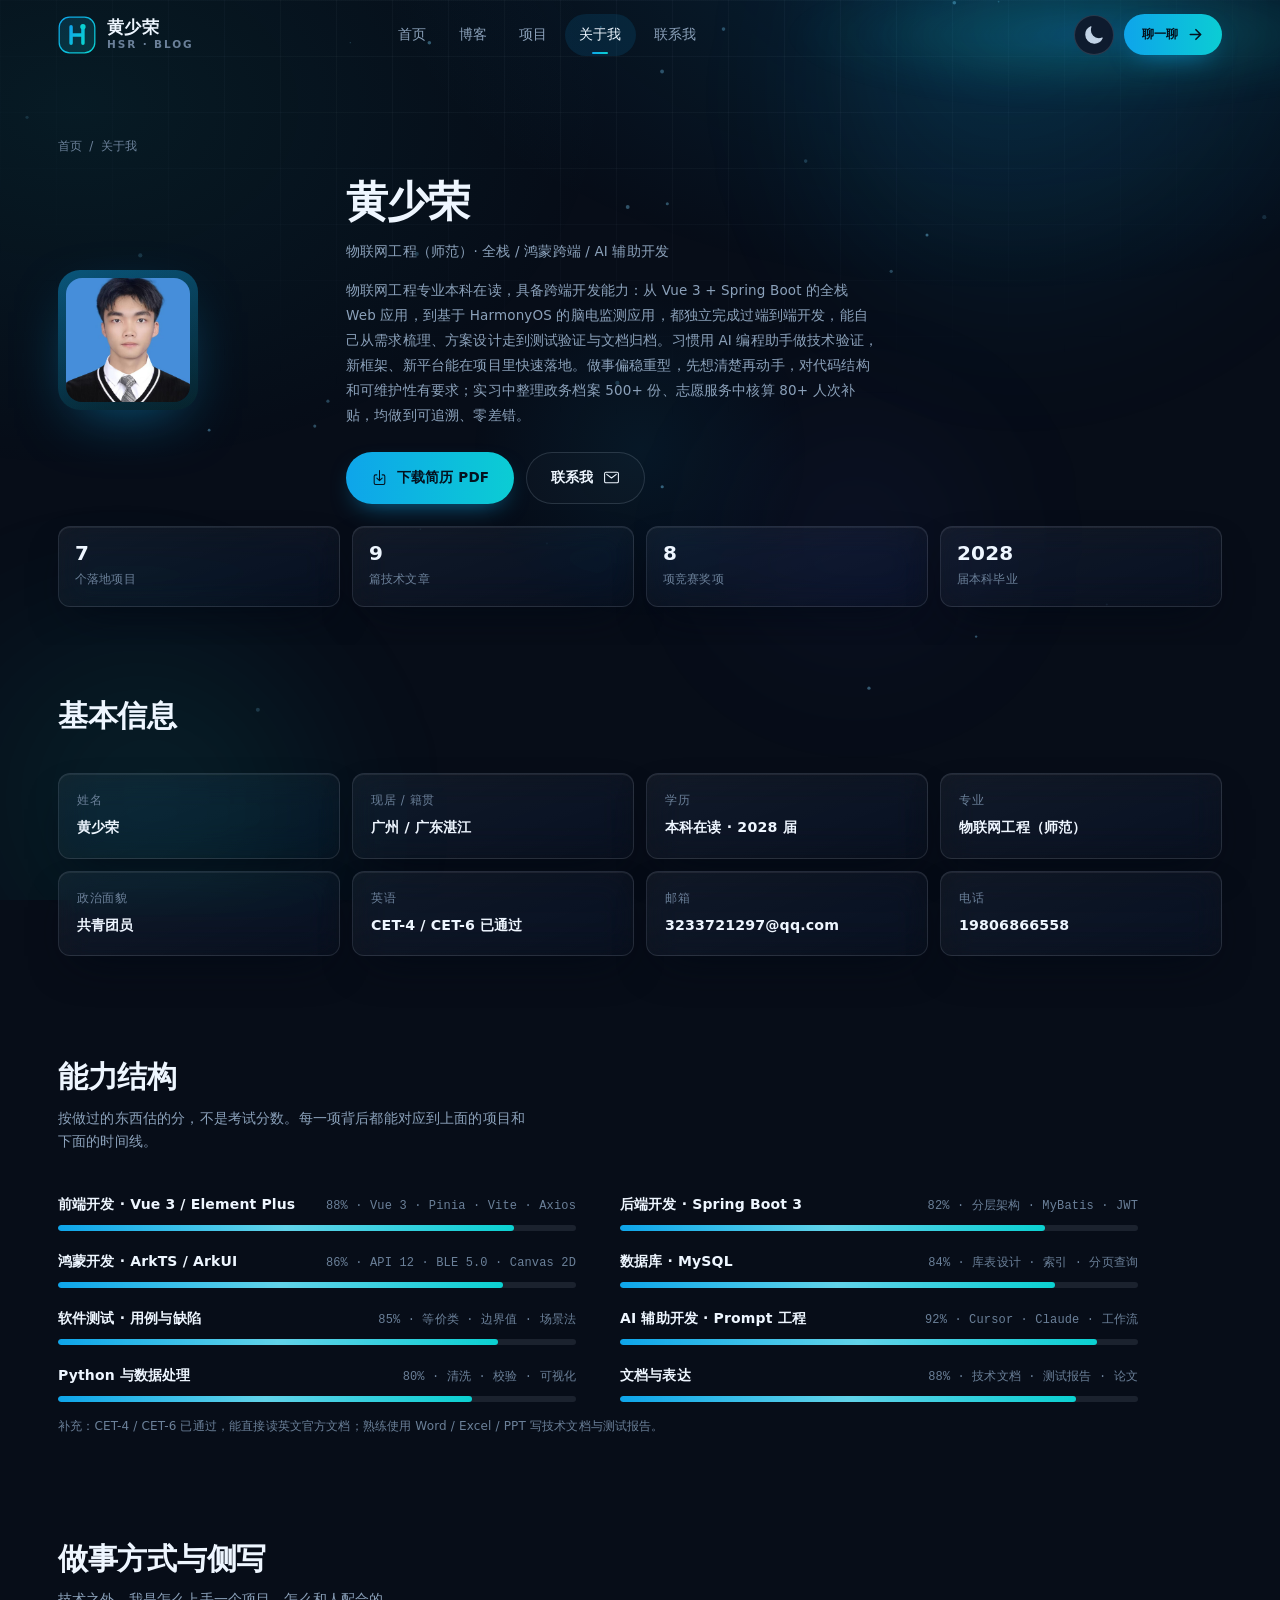
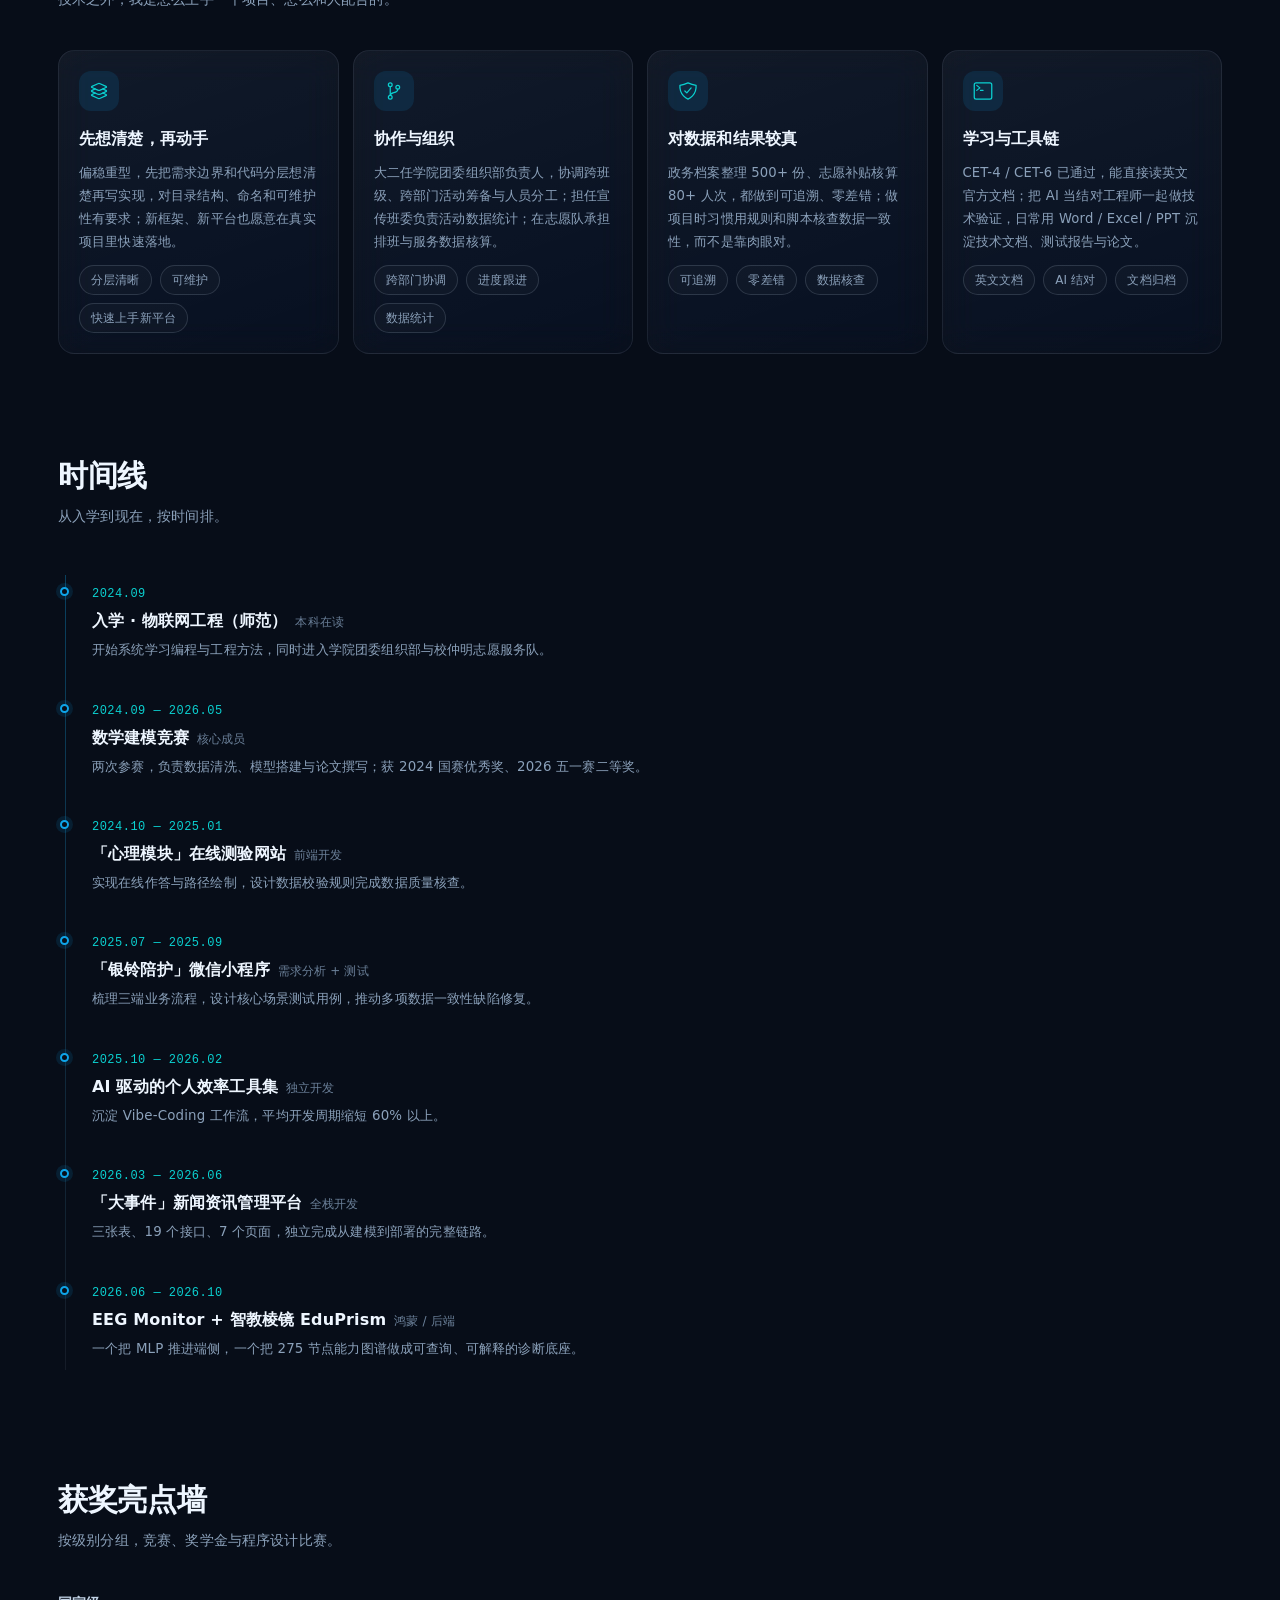
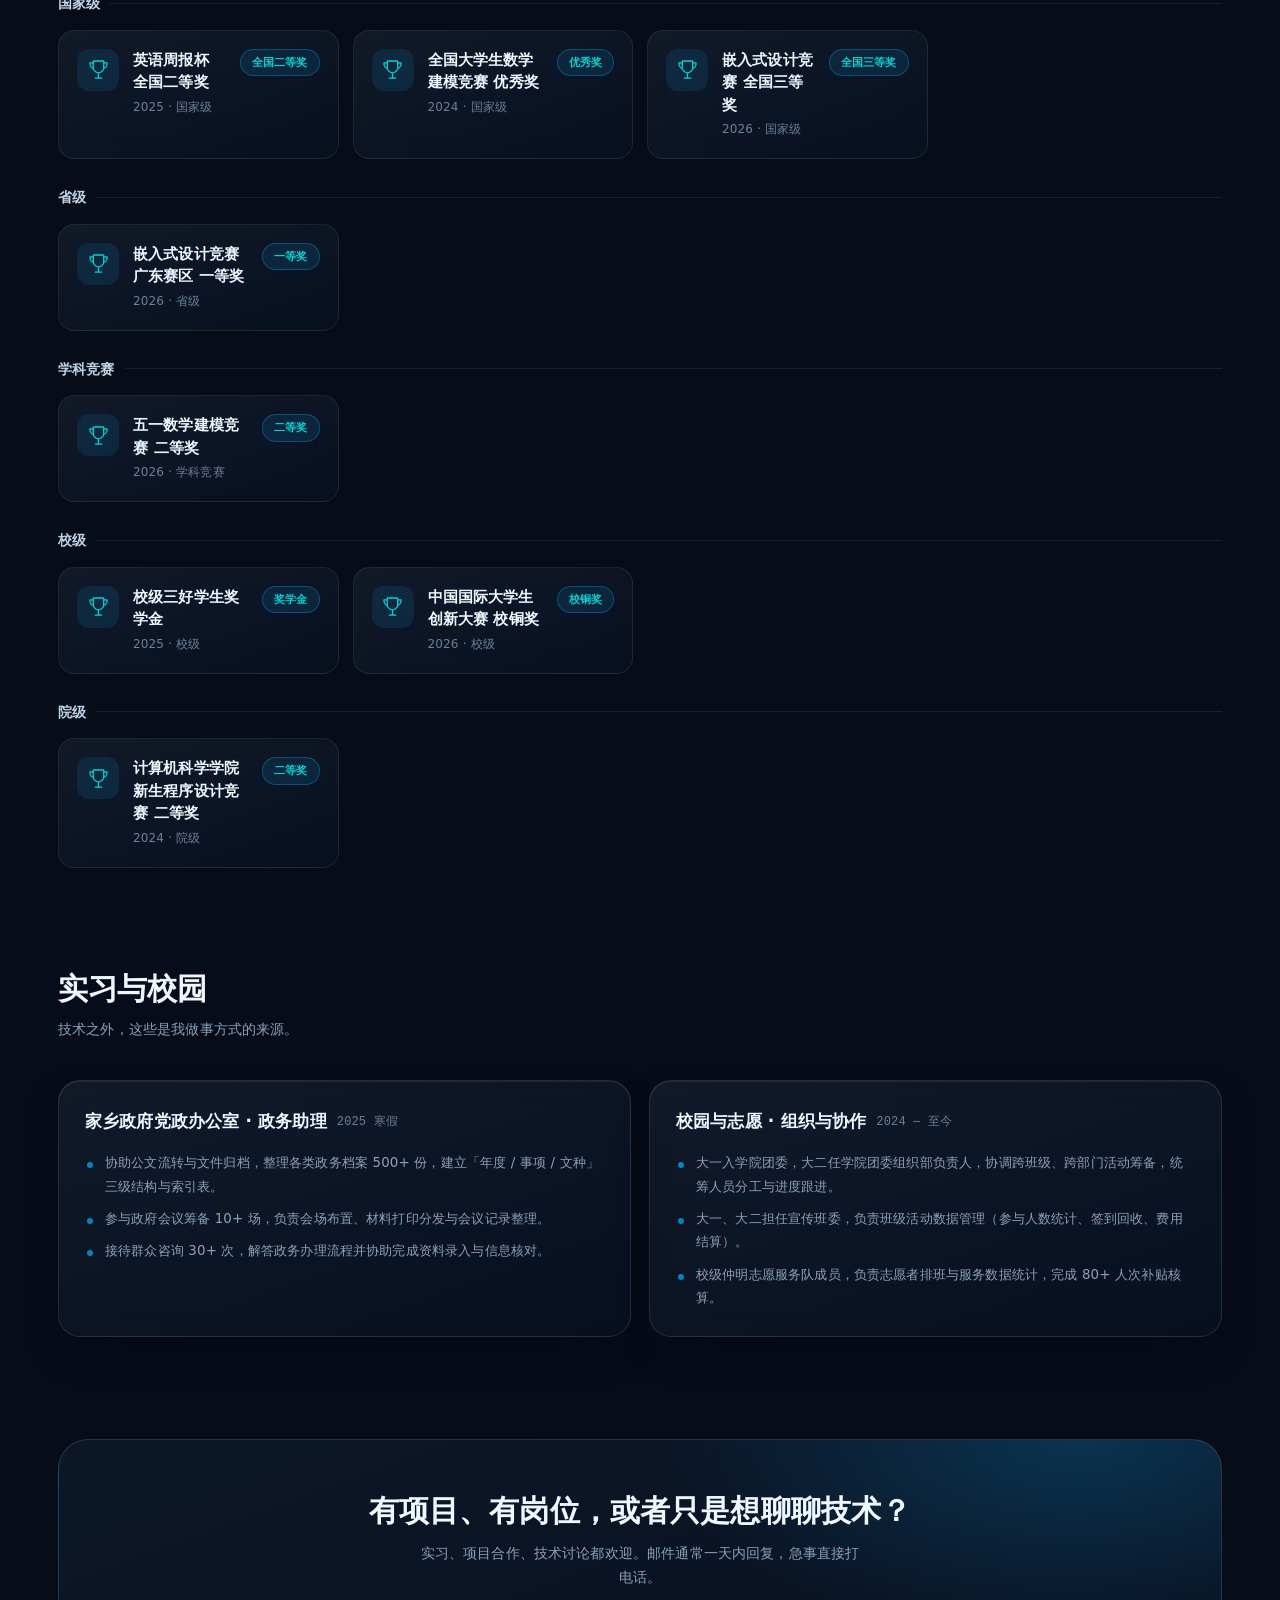
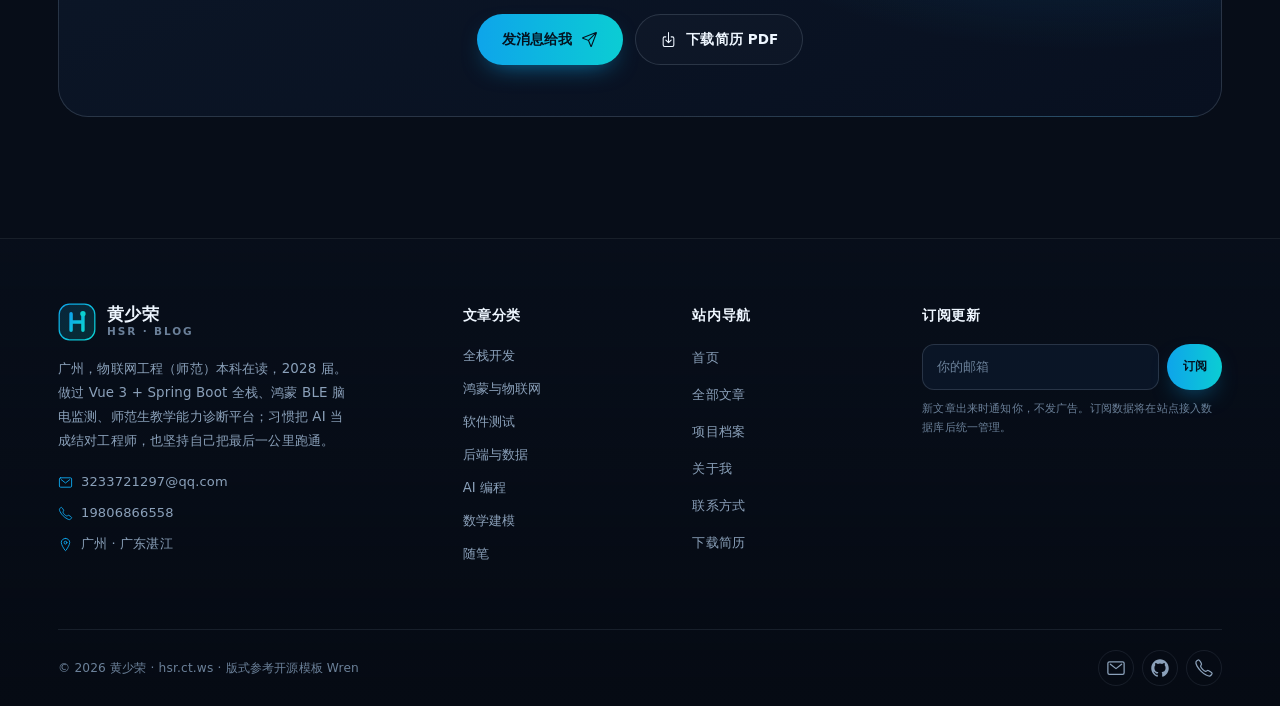
<file: about.html>
<!DOCTYPE html>
<html lang="zh-CN">
<head>
<meta charset="UTF-8">
<meta name="viewport" content="width=device-width, initial-scale=1">
<title>关于我 · 黄少荣的个人博客</title>
<meta name="description" content="黄少荣：物联网工程（师范）本科在读，全栈 / 鸿蒙跨端 / AI 辅助开发。含技能结构、时间线、获奖与实习经历。">
<meta name="author" content="黄少荣">
<meta name="theme-color" content="#070d18">
<meta property="og:type" content="website">
<meta property="og:site_name" content="黄少荣 · hsr.ct.ws">
<meta property="og:title" content="关于我 · 黄少荣的个人博客">
<meta property="og:description" content="黄少荣：物联网工程（师范）本科在读，全栈 / 鸿蒙跨端 / AI 辅助开发。含技能结构、时间线、获奖与实习经历。">
<meta property="og:locale" content="zh_CN">
<link rel="icon" href="favicon.svg" type="image/svg+xml">
<link rel="apple-touch-icon" href="assets/images/avatar.png">
<link rel="stylesheet" href="assets/css/style.css">
</head>
<body>
<svg xmlns="http://www.w3.org/2000/svg" style="position:absolute;width:0;height:0;overflow:hidden" aria-hidden="true"><symbol id="i-arrow-forward-outline" viewBox="0 0 512 512"><path fill="none" stroke="currentColor" stroke-linecap="round" stroke-linejoin="round" stroke-width="48" d="M268 112l144 144-144 144M392 256H100"/></symbol>
<symbol id="i-arrow-up-outline" viewBox="0 0 512 512"><path fill="none" stroke="currentColor" stroke-linecap="round" stroke-linejoin="round" stroke-width="48" d="M112 244l144-144 144 144M256 120v292"/></symbol>
<symbol id="i-call-outline" viewBox="0 0 512 512"><path d="M451 374c-15.88-16-54.34-39.35-73-48.76-24.3-12.24-26.3-13.24-45.4.95-12.74 9.47-21.21 17.93-36.12 14.75s-47.31-21.11-75.68-49.39-47.34-61.62-50.53-76.48 5.41-23.23 14.79-36c13.22-18 12.22-21 .92-45.3-8.81-18.9-32.84-57-48.9-72.8C119.9 44 119.9 47 108.83 51.6A160.15 160.15 0 0083 65.37C67 76 58.12 84.83 51.91 98.1s-9 44.38 23.07 102.64 54.57 88.05 101.14 134.49S258.5 406.64 310.85 436c64.76 36.27 89.6 29.2 102.91 23s22.18-15 32.83-31a159.09 159.09 0 0013.8-25.8C465 391.17 468 391.17 451 374z" fill="none" stroke="currentColor" stroke-miterlimit="10" stroke-width="32"/></symbol>
<symbol id="i-close-outline" viewBox="0 0 512 512"><path fill="none" stroke="currentColor" stroke-linecap="round" stroke-linejoin="round" stroke-width="32" d="M368 368L144 144M368 144L144 368"/></symbol>
<symbol id="i-download-outline" viewBox="0 0 512 512"><path d="M336 176h40a40 40 0 0140 40v208a40 40 0 01-40 40H136a40 40 0 01-40-40V216a40 40 0 0140-40h40" fill="none" stroke="currentColor" stroke-linecap="round" stroke-linejoin="round" stroke-width="32"/><path fill="none" stroke="currentColor" stroke-linecap="round" stroke-linejoin="round" stroke-width="32" d="M176 272l80 80 80-80M256 48v288"/></symbol>
<symbol id="i-location-outline" viewBox="0 0 512 512"><path d="M256 48c-79.5 0-144 61.39-144 137 0 87 96 224.87 131.25 272.49a15.77 15.77 0 0025.5 0C304 409.89 400 272.07 400 185c0-75.61-64.5-137-144-137z" fill="none" stroke="currentColor" stroke-linecap="round" stroke-linejoin="round" stroke-width="32"/><circle cx="256" cy="192" r="48" fill="none" stroke="currentColor" stroke-linecap="round" stroke-linejoin="round" stroke-width="32"/></symbol>
<symbol id="i-logo-github" viewBox="0 0 512 512"><path d="M256 32C132.3 32 32 134.9 32 261.7c0 101.5 64.2 187.5 153.2 217.9a17.56 17.56 0 003.8.4c8.3 0 11.5-6.1 11.5-11.4 0-5.5-.2-19.9-.3-39.1a102.4 102.4 0 01-22.6 2.7c-43.1 0-52.9-33.5-52.9-33.5-10.2-26.5-24.9-33.6-24.9-33.6-19.5-13.7-.1-14.1 1.4-14.1h.1c22.5 2 34.3 23.8 34.3 23.8 11.2 19.6 26.2 25.1 39.6 25.1a63 63 0 0025.6-6c2-14.8 7.8-24.9 14.2-30.7-49.7-5.8-102-25.5-102-113.5 0-25.1 8.7-45.6 23-61.6-2.3-5.8-10-29.2 2.2-60.8a18.64 18.64 0 015-.5c8.1 0 26.4 3.1 56.6 24.1a208.21 208.21 0 01112.2 0c30.2-21 48.5-24.1 56.6-24.1a18.64 18.64 0 015 .5c12.2 31.6 4.5 55 2.2 60.8 14.3 16.1 23 36.6 23 61.6 0 88.2-52.4 107.6-102.3 113.3 8 7.1 15.2 21.1 15.2 42.5 0 30.7-.3 55.5-.3 63 0 5.4 3.1 11.5 11.4 11.5a19.35 19.35 0 004-.4C415.9 449.2 480 363.1 480 261.7 480 134.9 379.7 32 256 32z"/></symbol>
<symbol id="i-mail-outline" viewBox="0 0 512 512"><rect x="48" y="96" width="416" height="320" rx="40" ry="40" fill="none" stroke="currentColor" stroke-linecap="round" stroke-linejoin="round" stroke-width="32"/><path fill="none" stroke="currentColor" stroke-linecap="round" stroke-linejoin="round" stroke-width="32" d="M112 160l144 112 144-112"/></symbol>
<symbol id="i-menu-outline" viewBox="0 0 512 512"><path fill="none" stroke="currentColor" stroke-linecap="round" stroke-miterlimit="10" stroke-width="32" d="M80 160h352M80 256h352M80 352h352"/></symbol>
<symbol id="i-paper-plane-outline" viewBox="0 0 512 512"><path d="M53.12 199.94l400-151.39a8 8 0 0110.33 10.33l-151.39 400a8 8 0 01-15-.34l-67.4-166.09a16 16 0 00-10.11-10.11L53.46 215a8 8 0 01-.34-15.06zM460 52L227 285" fill="none" stroke="currentColor" stroke-linecap="round" stroke-linejoin="round" stroke-width="32"/></symbol>
<symbol id="i-code-slash-outline" viewBox="0 0 512 512"><path fill="none" stroke="currentColor" stroke-linecap="round" stroke-linejoin="round" stroke-width="32" d="M160 368L32 256l128-112M352 368l128-112-128-112M304 96l-96 320"/></symbol>
<symbol id="i-layers-outline" viewBox="0 0 512 512"><path d="M434.8 137.65l-149.36-68.1c-16.19-7.4-42.69-7.4-58.88 0L77.3 137.65c-17.6 8-17.6 21.09 0 29.09l148 67.5c16.89 7.7 44.69 7.7 61.58 0l148-67.5c17.52-8 17.52-21.1-.08-29.09zM160 308.52l-82.7 37.11c-17.6 8-17.6 21.1 0 29.1l148 67.5c16.89 7.69 44.69 7.69 61.58 0l148-67.5c17.6-8 17.6-21.1 0-29.1l-79.94-38.47" fill="none" stroke="currentColor" stroke-linecap="round" stroke-linejoin="round" stroke-width="32"/><path d="M160 204.48l-82.8 37.16c-17.6 8-17.6 21.1 0 29.1l148 67.49c16.89 7.7 44.69 7.7 61.58 0l148-67.49c17.7-8 17.7-21.1.1-29.1L352 204.48" fill="none" stroke="currentColor" stroke-linecap="round" stroke-linejoin="round" stroke-width="32"/></symbol>
<symbol id="i-shield-checkmark-outline" viewBox="0 0 512 512"><path fill="none" stroke="currentColor" stroke-linecap="round" stroke-linejoin="round" stroke-width="32" d="M336 176L225.2 304 176 255.8"/><path d="M463.1 112.37C373.68 96.33 336.71 84.45 256 48c-80.71 36.45-117.68 48.33-207.1 64.37C32.7 369.13 240.58 457.79 256 464c15.42-6.21 223.3-94.87 207.1-351.63z" fill="none" stroke="currentColor" stroke-linecap="round" stroke-linejoin="round" stroke-width="32"/></symbol>
<symbol id="i-terminal-outline" viewBox="0 0 512 512"><rect x="32" y="48" width="448" height="416" rx="48" ry="48" fill="none" stroke="currentColor" stroke-linejoin="round" stroke-width="32"/><path fill="none" stroke="currentColor" stroke-linecap="round" stroke-linejoin="round" stroke-width="32" d="M96 112l80 64-80 64M192 240h64"/></symbol>
<symbol id="i-git-branch-outline" viewBox="0 0 512 512"><circle cx="160" cy="96" r="48" fill="none" stroke="currentColor" stroke-linecap="round" stroke-linejoin="round" stroke-width="32"/><circle cx="160" cy="416" r="48" fill="none" stroke="currentColor" stroke-linecap="round" stroke-linejoin="round" stroke-width="32"/><path fill="none" stroke="currentColor" stroke-linecap="round" stroke-linejoin="round" stroke-width="32" d="M160 368V144"/><circle cx="352" cy="160" r="48" fill="none" stroke="currentColor" stroke-linecap="round" stroke-linejoin="round" stroke-width="32"/><path d="M352 208c0 128-192 48-192 160" fill="none" stroke="currentColor" stroke-linecap="round" stroke-linejoin="round" stroke-width="32"/></symbol>
<symbol id="i-trophy-outline" viewBox="0 0 512 512"><path fill="none" stroke="currentColor" stroke-linecap="round" stroke-linejoin="round" stroke-width="32" d="M176 464h160M256 464V336M384 224c0-50.64-.08-134.63-.12-160a16 16 0 00-16-16l-223.79.26a16 16 0 00-16 15.95c0 30.58-.13 129.17-.13 159.79 0 64.28 83 112 128 112S384 288.28 384 224z"/><path d="M128 96H48v16c0 55.22 33.55 112 80 112M384 96h80v16c0 55.22-33.55 112-80 112" fill="none" stroke="currentColor" stroke-linecap="round" stroke-linejoin="round" stroke-width="32"/></symbol></svg>
<a class="skip-link" href="#main">跳到正文</a>

<header class="site-header" data-header>
  <div class="container header-inner">
    <a class="brand" href="index.html" aria-label="黄少荣 · 首页">
      <img src="assets/images/logo.svg" width="38" height="38" alt="">
      <span class="brand-name"><b>黄少荣</b><span>HSR · BLOG</span></span>
    </a>

    <nav class="nav" data-nav aria-label="主导航">
      <div class="nav-top">
        <a class="brand" href="index.html">
          <img src="assets/images/logo.svg" width="34" height="34" alt="">
          <span class="brand-name"><b>黄少荣</b><span>HSR · BLOG</span></span>
        </a>
        <button class="nav-toggle" type="button" data-nav-close aria-label="关闭菜单"><svg class="icon" aria-hidden="true" focusable="false"><use href="#i-close-outline"></use></svg></button>
      </div>
      <ul class="nav-list">
          <li><a class="nav-link" href="index.html">首页</a></li>
          <li><a class="nav-link" href="blog.html">博客</a></li>
          <li><a class="nav-link" href="projects.html">项目</a></li>
          <li><a class="nav-link is-active" href="about.html">关于我</a></li>
          <li><a class="nav-link" href="contact.html">联系我</a></li>
      </ul>
      <div class="nav-foot">
        <a class="btn btn-primary btn-sm" href="contact.html">聊聊合作 <svg class="icon icon--sm" aria-hidden="true" focusable="false"><use href="#i-arrow-forward-outline"></use></svg></a>
        <a class="btn btn-ghost btn-sm" href="assets/files/huangshaorong-resume.pdf" download>下载简历 PDF <svg class="icon icon--sm" aria-hidden="true" focusable="false"><use href="#i-download-outline"></use></svg></a>
      </div>
    </nav>

    <div class="header-actions">
      <a class="btn btn-primary btn-sm" href="contact.html">聊一聊 <svg class="icon icon--sm" aria-hidden="true" focusable="false"><use href="#i-arrow-forward-outline"></use></svg></a>
      <button class="nav-toggle" type="button" data-nav-toggle aria-label="打开菜单" aria-expanded="false"><svg class="icon" aria-hidden="true" focusable="false"><use href="#i-menu-outline"></use></svg></button>
    </div>
  </div>
</header>
<div class="nav-scrim" data-nav-scrim></div>

<main id="main">
  <section class="page-hero">
    <img class="hero-glow hero-glow--1" src="assets/images/shadow-1.svg" alt="" aria-hidden="true">
    <div class="container">
      <nav class="crumbs" aria-label="面包屑"><a href="index.html">首页</a><span>/</span><span>关于我</span></nav>
      <div class="about-hero" style="margin-top:20px">
        <div class="about-portrait">
          <img src="assets/images/portrait.jpg" width="420" height="420" alt="黄少荣的头像">
        </div>
        <div>
          <h1 style="margin-top:0">黄少荣</h1>
          <p class="lead" style="margin-top:12px">物联网工程（师范）· 全栈 / 鸿蒙跨端 / AI 辅助开发</p>
          <p class="lead">物联网工程专业本科在读，具备跨端开发能力：从 Vue 3 + Spring Boot 的全栈 Web 应用，到基于 HarmonyOS 的脑电监测应用，都独立完成过端到端开发，能自己从需求梳理、方案设计走到测试验证与文档归档。习惯用 AI 编程助手做技术验证，新框架、新平台能在项目里快速落地。做事偏稳重型，先想清楚再动手，对代码结构和可维护性有要求；实习中整理政务档案 500+ 份、志愿服务中核算 80+ 人次补贴，均做到可追溯、零差错。</p>
          <div class="page-hero__actions">
            <a class="btn btn-primary" href="assets/files/huangshaorong-resume.pdf" download><svg class="icon icon--sm" aria-hidden="true" focusable="false"><use href="#i-download-outline"></use></svg> 下载简历 PDF</a>
            <a class="btn btn-ghost" href="contact.html">联系我 <svg class="icon icon--sm" aria-hidden="true" focusable="false"><use href="#i-mail-outline"></use></svg></a>
          </div>
        </div>
      </div>
      <div class="about-stats">
        <div class="about-stat"><b>7</b><span>个落地项目</span></div>
        <div class="about-stat"><b>9</b><span>篇技术文章</span></div>
        <div class="about-stat"><b>8</b><span>项竞赛奖项</span></div>
        <div class="about-stat"><b>2028</b><span>届本科毕业</span></div>
      </div>
    </div>
  </section>

  <section class="section section--tight">
    <div class="container">
      <div class="section-head"><div><h2 class="section-title">基本信息</h2></div></div>
      <div class="info-grid"><div class="info-item"><span>姓名</span><b>黄少荣</b></div><div class="info-item"><span>现居 / 籍贯</span><b>广州 / 广东湛江</b></div><div class="info-item"><span>学历</span><b>本科在读 · 2028 届</b></div><div class="info-item"><span>专业</span><b>物联网工程（师范）</b></div><div class="info-item"><span>政治面貌</span><b>共青团员</b></div><div class="info-item"><span>英语</span><b>CET-4 / CET-6 已通过</b></div><div class="info-item"><span>邮箱</span><b>3233721297@qq.com</b></div><div class="info-item"><span>电话</span><b>19806866558</b></div></div>
    </div>
  </section>

  <section class="section section--tight">
    <div class="container">
      <div class="section-head">
        <div>
          <h2 class="section-title">能力结构</h2>
          <p class="section-sub">按做过的东西估的分，不是考试分数。每一项背后都能对应到上面的项目和下面的时间线。</p>
        </div>
      </div>
      <div class="skill-list"><div class="skill-row">
      <div class="top"><b>前端开发 · Vue 3 / Element Plus</b><span>88% · Vue 3 · Pinia · Vite · Axios</span></div>
      <div class="bar"><i data-value="88"></i></div>
    </div><div class="skill-row">
      <div class="top"><b>后端开发 · Spring Boot 3</b><span>82% · 分层架构 · MyBatis · JWT</span></div>
      <div class="bar"><i data-value="82"></i></div>
    </div><div class="skill-row">
      <div class="top"><b>鸿蒙开发 · ArkTS / ArkUI</b><span>86% · API 12 · BLE 5.0 · Canvas 2D</span></div>
      <div class="bar"><i data-value="86"></i></div>
    </div><div class="skill-row">
      <div class="top"><b>数据库 · MySQL</b><span>84% · 库表设计 · 索引 · 分页查询</span></div>
      <div class="bar"><i data-value="84"></i></div>
    </div><div class="skill-row">
      <div class="top"><b>软件测试 · 用例与缺陷</b><span>85% · 等价类 · 边界值 · 场景法</span></div>
      <div class="bar"><i data-value="85"></i></div>
    </div><div class="skill-row">
      <div class="top"><b>AI 辅助开发 · Prompt 工程</b><span>92% · Cursor · Claude · 工作流</span></div>
      <div class="bar"><i data-value="92"></i></div>
    </div><div class="skill-row">
      <div class="top"><b>Python 与数据处理</b><span>80% · 清洗 · 校验 · 可视化</span></div>
      <div class="bar"><i data-value="80"></i></div>
    </div><div class="skill-row">
      <div class="top"><b>文档与表达</b><span>88% · 技术文档 · 测试报告 · 论文</span></div>
      <div class="bar"><i data-value="88"></i></div>
    </div></div>
      <p class="skill-note">补充：CET-4 / CET-6 已通过，能直接读英文官方文档；熟练使用 Word / Excel / PPT 写技术文档与测试报告。</p>
    </div>
  </section>

  <section class="section section--tight" id="persona">
    <div class="container">
      <div class="section-head">
        <div>
          <h2 class="section-title">做事方式与侧写</h2>
          <p class="section-sub">技术之外，我是怎么上手一个项目、怎么和人配合的。</p>
        </div>
      </div>
      <div class="persona-grid">
        <article class="persona-card" data-reveal>
          <span class="ico"><svg class="icon" aria-hidden="true" focusable="false"><use href="#i-layers-outline"></use></svg></span>
          <h3>先想清楚，再动手</h3>
          <p>偏稳重型，先把需求边界和代码分层想清楚再写实现，对目录结构、命名和可维护性有要求；新框架、新平台也愿意在真实项目里快速落地。</p>
          <div class="chip-list"><span class="chip">分层清晰</span><span class="chip">可维护</span><span class="chip">快速上手新平台</span></div>
        </article>
        <article class="persona-card" data-reveal>
          <span class="ico"><svg class="icon" aria-hidden="true" focusable="false"><use href="#i-git-branch-outline"></use></svg></span>
          <h3>协作与组织</h3>
          <p>大二任学院团委组织部负责人，协调跨班级、跨部门活动筹备与人员分工；担任宣传班委负责活动数据统计；在志愿队承担排班与服务数据核算。</p>
          <div class="chip-list"><span class="chip">跨部门协调</span><span class="chip">进度跟进</span><span class="chip">数据统计</span></div>
        </article>
        <article class="persona-card" data-reveal>
          <span class="ico"><svg class="icon" aria-hidden="true" focusable="false"><use href="#i-shield-checkmark-outline"></use></svg></span>
          <h3>对数据和结果较真</h3>
          <p>政务档案整理 500+ 份、志愿补贴核算 80+ 人次，都做到可追溯、零差错；做项目时习惯用规则和脚本核查数据一致性，而不是靠肉眼对。</p>
          <div class="chip-list"><span class="chip">可追溯</span><span class="chip">零差错</span><span class="chip">数据核查</span></div>
        </article>
        <article class="persona-card" data-reveal>
          <span class="ico"><svg class="icon" aria-hidden="true" focusable="false"><use href="#i-terminal-outline"></use></svg></span>
          <h3>学习与工具链</h3>
          <p>CET-4 / CET-6 已通过，能直接读英文官方文档；把 AI 当结对工程师一起做技术验证，日常用 Word / Excel / PPT 沉淀技术文档、测试报告与论文。</p>
          <div class="chip-list"><span class="chip">英文文档</span><span class="chip">AI 结对</span><span class="chip">文档归档</span></div>
        </article>
      </div>
    </div>
  </section>

  <section class="section section--tight">
    <div class="container">
      <div class="section-head"><div><h2 class="section-title">时间线</h2><p class="section-sub">从入学到现在，按时间排。</p></div></div>
      <ol class="timeline"><li class="tl-item">
      <time>2024.09</time>
      <h3>入学 · 物联网工程（师范）<small>本科在读</small></h3>
      <p>开始系统学习编程与工程方法，同时进入学院团委组织部与校仲明志愿服务队。</p>
    </li><li class="tl-item">
      <time>2024.09 — 2026.05</time>
      <h3>数学建模竞赛<small>核心成员</small></h3>
      <p>两次参赛，负责数据清洗、模型搭建与论文撰写；获 2024 国赛优秀奖、2026 五一赛二等奖。</p>
    </li><li class="tl-item">
      <time>2024.10 — 2025.01</time>
      <h3>「心理模块」在线测验网站<small>前端开发</small></h3>
      <p>实现在线作答与路径绘制，设计数据校验规则完成数据质量核查。</p>
    </li><li class="tl-item">
      <time>2025.07 — 2025.09</time>
      <h3>「银铃陪护」微信小程序<small>需求分析 + 测试</small></h3>
      <p>梳理三端业务流程，设计核心场景测试用例，推动多项数据一致性缺陷修复。</p>
    </li><li class="tl-item">
      <time>2025.10 — 2026.02</time>
      <h3>AI 驱动的个人效率工具集<small>独立开发</small></h3>
      <p>沉淀 Vibe-Coding 工作流，平均开发周期缩短 60% 以上。</p>
    </li><li class="tl-item">
      <time>2026.03 — 2026.06</time>
      <h3>「大事件」新闻资讯管理平台<small>全栈开发</small></h3>
      <p>三张表、19 个接口、7 个页面，独立完成从建模到部署的完整链路。</p>
    </li><li class="tl-item">
      <time>2026.06 — 2026.10</time>
      <h3>EEG Monitor + 智教棱镜 EduPrism<small>鸿蒙 / 后端</small></h3>
      <p>一个把 MLP 推进端侧，一个把 275 节点能力图谱做成可查询、可解释的诊断底座。</p>
    </li></ol>
    </div>
  </section>

  <section class="section section--tight" id="awards">
    <div class="container">
      <div class="section-head"><div><h2 class="section-title">获奖亮点墙</h2><p class="section-sub">按级别分组，竞赛、奖学金与程序设计比赛。</p></div></div>

      <div class="award-group">
        <h3 class="award-group__title">国家级</h3>
        <div class="award-wall">
          <article class="award-card" data-reveal>
            <span class="ico"><svg class="icon" aria-hidden="true" focusable="false"><use href="#i-trophy-outline"></use></svg></span>
            <div class="body"><b>英语周报杯 全国二等奖</b><span>2025 · 国家级</span></div>
            <span class="lv">全国二等奖</span>
          </article>
          <article class="award-card" data-reveal>
            <span class="ico"><svg class="icon" aria-hidden="true" focusable="false"><use href="#i-trophy-outline"></use></svg></span>
            <div class="body"><b>全国大学生数学建模竞赛 优秀奖</b><span>2024 · 国家级</span></div>
            <span class="lv">优秀奖</span>
          </article>
          <article class="award-card" data-reveal>
            <span class="ico"><svg class="icon" aria-hidden="true" focusable="false"><use href="#i-trophy-outline"></use></svg></span>
            <div class="body"><b>嵌入式设计竞赛 全国三等奖</b><span>2026 · 国家级</span></div>
            <span class="lv">全国三等奖</span>
          </article>
        </div>
      </div>

      <div class="award-group">
        <h3 class="award-group__title">省级</h3>
        <div class="award-wall">
          <article class="award-card" data-reveal>
            <span class="ico"><svg class="icon" aria-hidden="true" focusable="false"><use href="#i-trophy-outline"></use></svg></span>
            <div class="body"><b>嵌入式设计竞赛 广东赛区 一等奖</b><span>2026 · 省级</span></div>
            <span class="lv">一等奖</span>
          </article>
        </div>
      </div>

      <div class="award-group">
        <h3 class="award-group__title">学科竞赛</h3>
        <div class="award-wall">
          <article class="award-card" data-reveal>
            <span class="ico"><svg class="icon" aria-hidden="true" focusable="false"><use href="#i-trophy-outline"></use></svg></span>
            <div class="body"><b>五一数学建模竞赛 二等奖</b><span>2026 · 学科竞赛</span></div>
            <span class="lv">二等奖</span>
          </article>
        </div>
      </div>

      <div class="award-group">
        <h3 class="award-group__title">校级</h3>
        <div class="award-wall">
          <article class="award-card" data-reveal>
            <span class="ico"><svg class="icon" aria-hidden="true" focusable="false"><use href="#i-trophy-outline"></use></svg></span>
            <div class="body"><b>校级三好学生奖学金</b><span>2025 · 校级</span></div>
            <span class="lv">奖学金</span>
          </article>
          <article class="award-card" data-reveal>
            <span class="ico"><svg class="icon" aria-hidden="true" focusable="false"><use href="#i-trophy-outline"></use></svg></span>
            <div class="body"><b>中国国际大学生创新大赛 校铜奖</b><span>2026 · 校级</span></div>
            <span class="lv">校铜奖</span>
          </article>
        </div>
      </div>

      <div class="award-group">
        <h3 class="award-group__title">院级</h3>
        <div class="award-wall">
          <article class="award-card" data-reveal>
            <span class="ico"><svg class="icon" aria-hidden="true" focusable="false"><use href="#i-trophy-outline"></use></svg></span>
            <div class="body"><b>计算机科学学院新生程序设计竞赛 二等奖</b><span>2024 · 院级</span></div>
            <span class="lv">二等奖</span>
          </article>
        </div>
      </div>
    </div>
  </section>

  <section class="section section--tight">
    <div class="container">
      <div class="section-head"><div><h2 class="section-title">实习与校园</h2><p class="section-sub">技术之外，这些是我做事方式的来源。</p></div></div>
      <div class="two-col"><article class="exp-card" data-reveal>
      <header><h3>家乡政府党政办公室 · 政务助理</h3><span>2025 寒假</span></header>
      <ul><li>协助公文流转与文件归档，整理各类政务档案 500+ 份，建立「年度 / 事项 / 文种」三级结构与索引表。</li><li>参与政府会议筹备 10+ 场，负责会场布置、材料打印分发与会议记录整理。</li><li>接待群众咨询 30+ 次，解答政务办理流程并协助完成资料录入与信息核对。</li></ul>
    </article><article class="exp-card" data-reveal>
      <header><h3>校园与志愿 · 组织与协作</h3><span>2024 — 至今</span></header>
      <ul><li>大一入学院团委，大二任学院团委组织部负责人，协调跨班级、跨部门活动筹备，统筹人员分工与进度跟进。</li><li>大一、大二担任宣传班委，负责班级活动数据管理（参与人数统计、签到回收、费用结算）。</li><li>校级仲明志愿服务队成员，负责志愿者排班与服务数据统计，完成 80+ 人次补贴核算。</li></ul>
    </article></div>
    </div>
  </section>

  <section class="section section--tight">
  <div class="container">
    <div class="cta-band" data-reveal>
      <h2>有项目、有岗位，或者只是想聊聊技术？</h2>
      <p>实习、项目合作、技术讨论都欢迎。邮件通常一天内回复，急事直接打电话。</p>
      <div class="actions">
        <a class="btn btn-primary" href="contact.html">发消息给我 <svg class="icon icon--sm" aria-hidden="true" focusable="false"><use href="#i-paper-plane-outline"></use></svg></a>
        <a class="btn btn-ghost" href="assets/files/huangshaorong-resume.pdf" download><svg class="icon icon--sm" aria-hidden="true" focusable="false"><use href="#i-download-outline"></use></svg> 下载简历 PDF</a>
      </div>
    </div>
  </div>
</section>
</main>

<footer class="site-footer">
  <div class="container">
    <div class="footer-top">
      <div class="footer-brand">
        <a class="brand" href="index.html">
          <img src="assets/images/logo.svg" width="38" height="38" alt="">
          <span class="brand-name"><b>黄少荣</b><span>HSR · BLOG</span></span>
        </a>
        <p>广州，物联网工程（师范）本科在读，2028 届。做过 Vue 3 + Spring Boot 全栈、鸿蒙 BLE 脑电监测、师范生教学能力诊断平台；习惯把 AI 当成结对工程师，也坚持自己把最后一公里跑通。</p>
        <div class="footer-contact">
          <a href="mailto:3233721297@qq.com"><svg class="icon" aria-hidden="true" focusable="false"><use href="#i-mail-outline"></use></svg>3233721297@qq.com</a>
          <a href="tel:19806866558"><svg class="icon" aria-hidden="true" focusable="false"><use href="#i-call-outline"></use></svg>19806866558</a>
          <span><svg class="icon" aria-hidden="true" focusable="false"><use href="#i-location-outline"></use></svg>广州 · 广东湛江</span>
        </div>
      </div>

      <div class="footer-col">
        <h2>文章分类</h2>
        <ul class="footer-links"><a href="blog.html?cat=fullstack">全栈开发</a><a href="blog.html?cat=harmony">鸿蒙与物联网</a><a href="blog.html?cat=testing">软件测试</a><a href="blog.html?cat=backend">后端与数据</a><a href="blog.html?cat=ai">AI 编程</a><a href="blog.html?cat=modeling">数学建模</a><a href="blog.html?cat=essay">随笔</a></ul>
      </div>

      <div class="footer-col">
        <h2>站内导航</h2>
        <ul class="footer-links">
          <li><a href="index.html">首页</a></li>
          <li><a href="blog.html">全部文章</a></li>
          <li><a href="projects.html">项目档案</a></li>
          <li><a href="about.html">关于我</a></li>
          <li><a href="contact.html">联系方式</a></li>
          <li><a href="assets/files/huangshaorong-resume.pdf" download>下载简历</a></li>
        </ul>
      </div>

      <div class="footer-col">
        <h2>订阅更新</h2>
        <form class="subscribe" data-subscribe novalidate>
          <div class="row">
            <input type="email" name="email" placeholder="你的邮箱" autocomplete="email" aria-label="你的邮箱">
            <button class="btn btn-primary btn-sm" type="submit">订阅</button>
          </div>
          <small>新文章出来时通知你，不发广告。订阅数据将在站点接入数据库后统一管理。</small>
        </form>
      </div>
    </div>

    <div class="footer-bottom">
      <p>© <span data-year>2026</span> 黄少荣 · hsr.ct.ws · 版式参考开源模板 Wren</p>
      <ul class="socials">
        <li><a class="social-link" href="mailto:3233721297@qq.com" aria-label="邮件"><svg class="icon" aria-hidden="true" focusable="false"><use href="#i-mail-outline"></use></svg></a></li>
        <li><a class="social-link" href="#" data-github aria-label="GitHub" target="_blank" rel="noopener"><svg class="icon" aria-hidden="true" focusable="false"><use href="#i-logo-github"></use></svg></a></li>
        <li><a class="social-link" href="tel:19806866558" aria-label="电话"><svg class="icon" aria-hidden="true" focusable="false"><use href="#i-call-outline"></use></svg></a></li>
      </ul>
    </div>
  </div>
</footer>

<a class="to-top" href="#main" data-to-top aria-label="回到顶部"><svg class="icon" aria-hidden="true" focusable="false"><use href="#i-arrow-up-outline"></use></svg></a>
<script src="assets/js/site.js"></script>
</body>
</html>
</file>
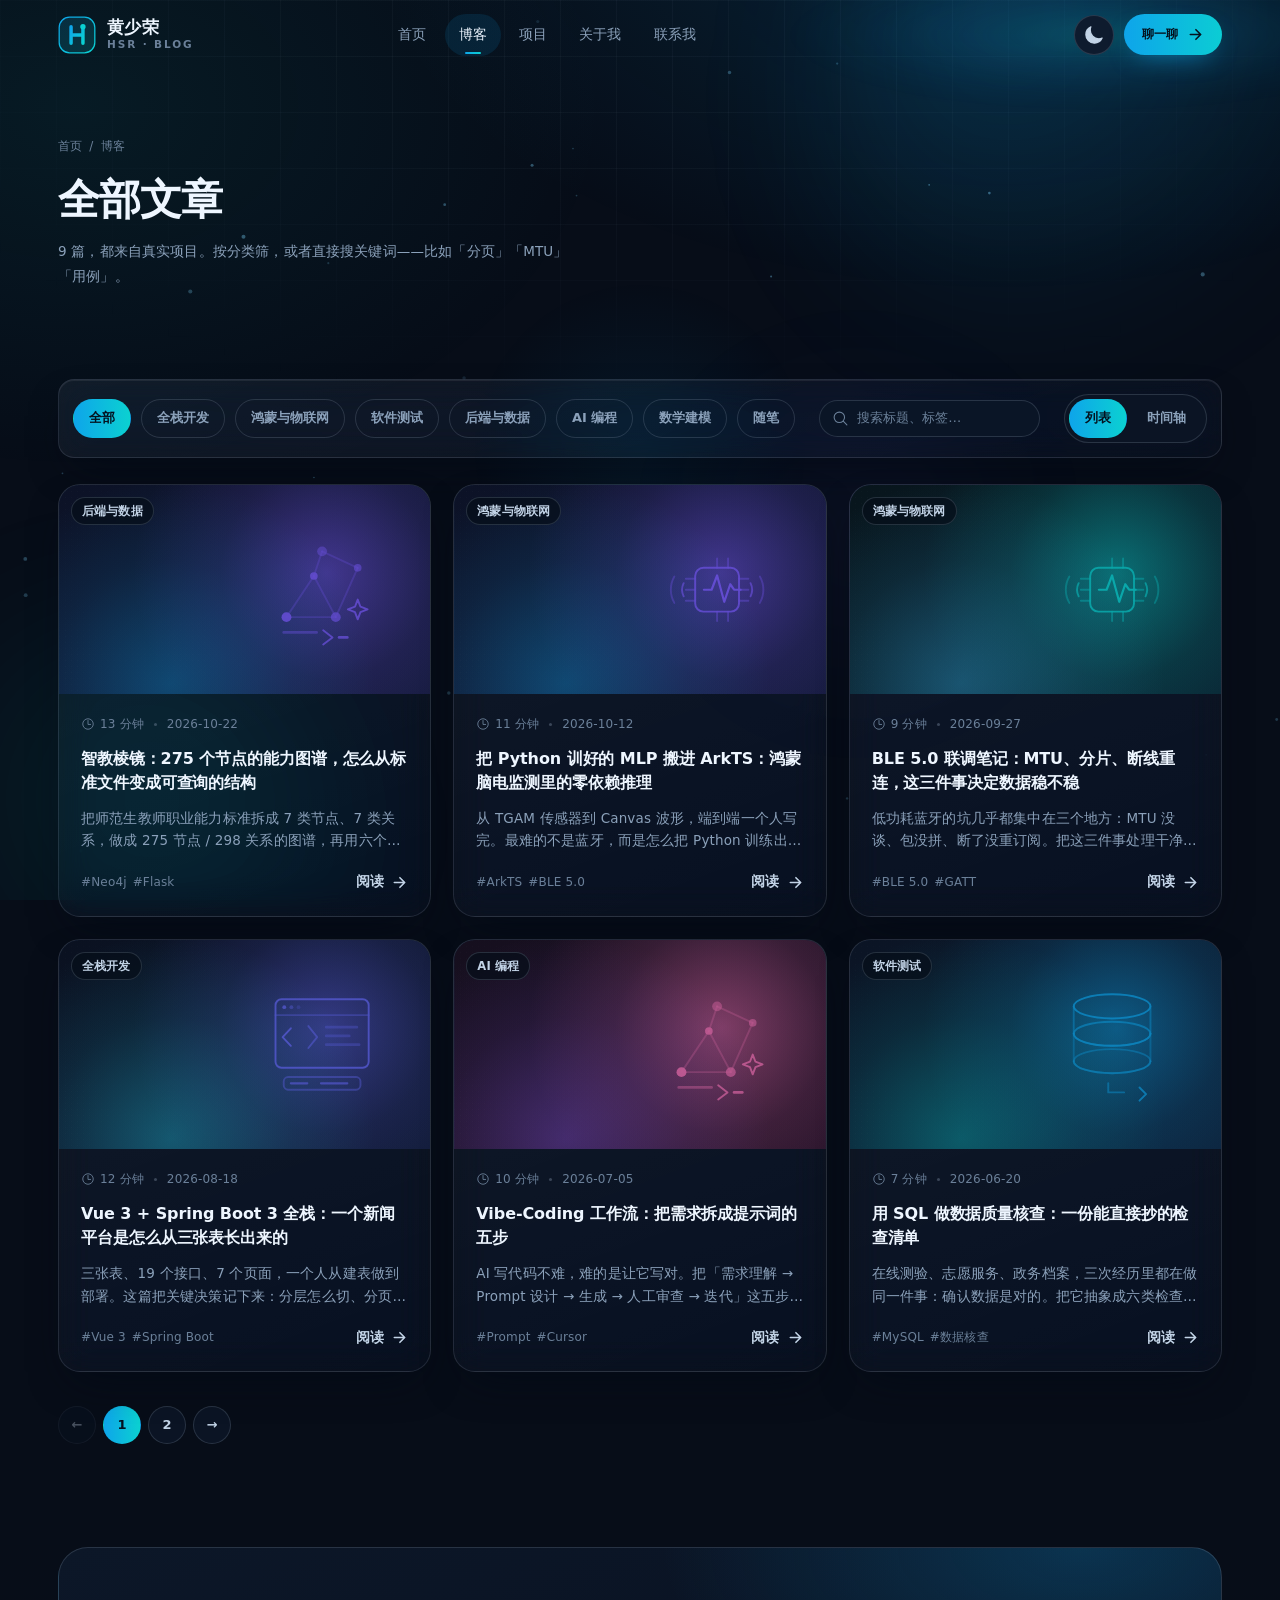
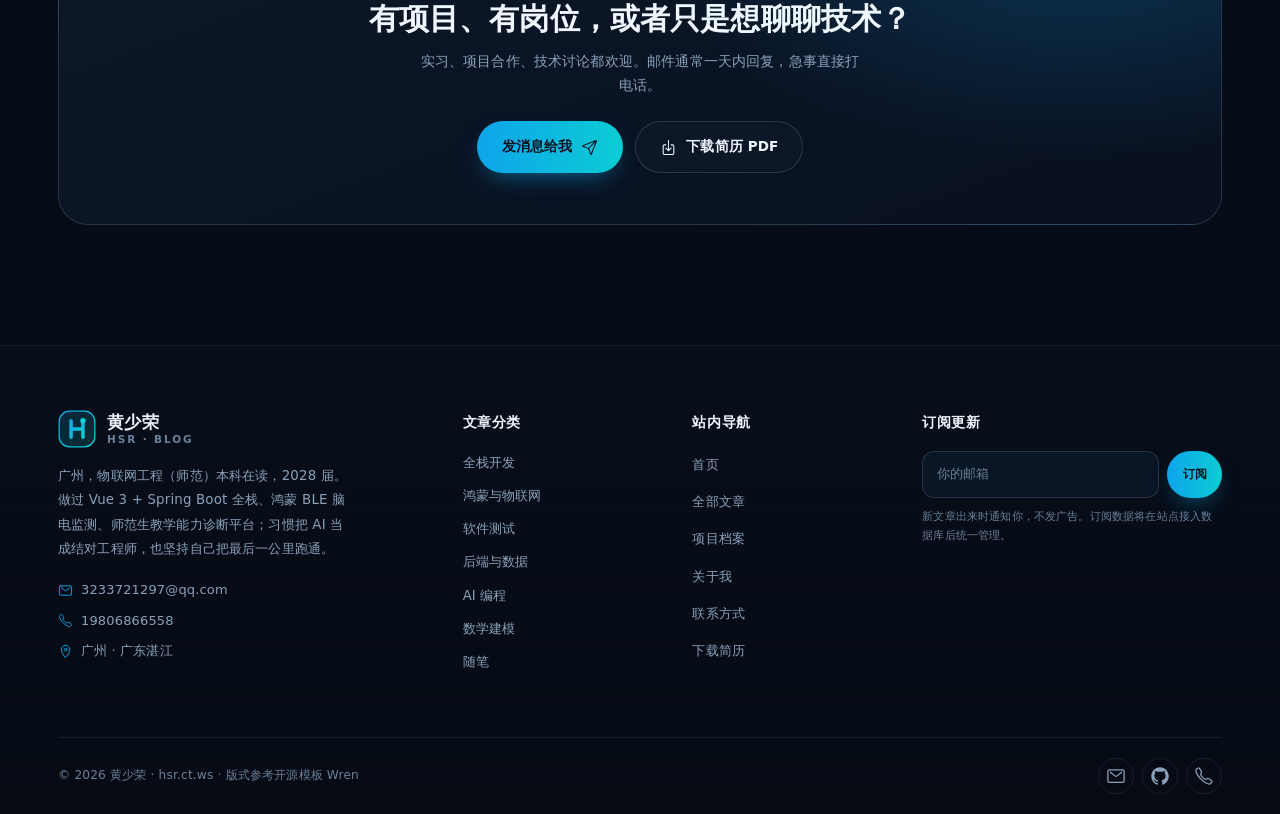
<file: blog.html>
<!DOCTYPE html>
<html lang="zh-CN">
<head>
<meta charset="UTF-8">
<meta name="viewport" content="width=device-width, initial-scale=1">
<title>全部文章 · 黄少荣的个人博客</title>
<meta name="description" content="黄少荣的技术文章：全栈开发、鸿蒙与物联网、软件测试、AI 编程与数学建模。">
<meta name="author" content="黄少荣">
<meta name="theme-color" content="#070d18">
<meta property="og:type" content="website">
<meta property="og:site_name" content="黄少荣 · hsr.ct.ws">
<meta property="og:title" content="全部文章 · 黄少荣的个人博客">
<meta property="og:description" content="黄少荣的技术文章：全栈开发、鸿蒙与物联网、软件测试、AI 编程与数学建模。">
<meta property="og:locale" content="zh_CN">
<link rel="icon" href="favicon.svg" type="image/svg+xml">
<link rel="apple-touch-icon" href="assets/images/avatar.png">
<link rel="stylesheet" href="assets/css/style.css">
</head>
<body>
<svg xmlns="http://www.w3.org/2000/svg" style="position:absolute;width:0;height:0;overflow:hidden" aria-hidden="true"><symbol id="i-arrow-forward-outline" viewBox="0 0 512 512"><path fill="none" stroke="currentColor" stroke-linecap="round" stroke-linejoin="round" stroke-width="48" d="M268 112l144 144-144 144M392 256H100"/></symbol>
<symbol id="i-arrow-up-outline" viewBox="0 0 512 512"><path fill="none" stroke="currentColor" stroke-linecap="round" stroke-linejoin="round" stroke-width="48" d="M112 244l144-144 144 144M256 120v292"/></symbol>
<symbol id="i-call-outline" viewBox="0 0 512 512"><path d="M451 374c-15.88-16-54.34-39.35-73-48.76-24.3-12.24-26.3-13.24-45.4.95-12.74 9.47-21.21 17.93-36.12 14.75s-47.31-21.11-75.68-49.39-47.34-61.62-50.53-76.48 5.41-23.23 14.79-36c13.22-18 12.22-21 .92-45.3-8.81-18.9-32.84-57-48.9-72.8C119.9 44 119.9 47 108.83 51.6A160.15 160.15 0 0083 65.37C67 76 58.12 84.83 51.91 98.1s-9 44.38 23.07 102.64 54.57 88.05 101.14 134.49S258.5 406.64 310.85 436c64.76 36.27 89.6 29.2 102.91 23s22.18-15 32.83-31a159.09 159.09 0 0013.8-25.8C465 391.17 468 391.17 451 374z" fill="none" stroke="currentColor" stroke-miterlimit="10" stroke-width="32"/></symbol>
<symbol id="i-close-outline" viewBox="0 0 512 512"><path fill="none" stroke="currentColor" stroke-linecap="round" stroke-linejoin="round" stroke-width="32" d="M368 368L144 144M368 144L144 368"/></symbol>
<symbol id="i-download-outline" viewBox="0 0 512 512"><path d="M336 176h40a40 40 0 0140 40v208a40 40 0 01-40 40H136a40 40 0 01-40-40V216a40 40 0 0140-40h40" fill="none" stroke="currentColor" stroke-linecap="round" stroke-linejoin="round" stroke-width="32"/><path fill="none" stroke="currentColor" stroke-linecap="round" stroke-linejoin="round" stroke-width="32" d="M176 272l80 80 80-80M256 48v288"/></symbol>
<symbol id="i-location-outline" viewBox="0 0 512 512"><path d="M256 48c-79.5 0-144 61.39-144 137 0 87 96 224.87 131.25 272.49a15.77 15.77 0 0025.5 0C304 409.89 400 272.07 400 185c0-75.61-64.5-137-144-137z" fill="none" stroke="currentColor" stroke-linecap="round" stroke-linejoin="round" stroke-width="32"/><circle cx="256" cy="192" r="48" fill="none" stroke="currentColor" stroke-linecap="round" stroke-linejoin="round" stroke-width="32"/></symbol>
<symbol id="i-logo-github" viewBox="0 0 512 512"><path d="M256 32C132.3 32 32 134.9 32 261.7c0 101.5 64.2 187.5 153.2 217.9a17.56 17.56 0 003.8.4c8.3 0 11.5-6.1 11.5-11.4 0-5.5-.2-19.9-.3-39.1a102.4 102.4 0 01-22.6 2.7c-43.1 0-52.9-33.5-52.9-33.5-10.2-26.5-24.9-33.6-24.9-33.6-19.5-13.7-.1-14.1 1.4-14.1h.1c22.5 2 34.3 23.8 34.3 23.8 11.2 19.6 26.2 25.1 39.6 25.1a63 63 0 0025.6-6c2-14.8 7.8-24.9 14.2-30.7-49.7-5.8-102-25.5-102-113.5 0-25.1 8.7-45.6 23-61.6-2.3-5.8-10-29.2 2.2-60.8a18.64 18.64 0 015-.5c8.1 0 26.4 3.1 56.6 24.1a208.21 208.21 0 01112.2 0c30.2-21 48.5-24.1 56.6-24.1a18.64 18.64 0 015 .5c12.2 31.6 4.5 55 2.2 60.8 14.3 16.1 23 36.6 23 61.6 0 88.2-52.4 107.6-102.3 113.3 8 7.1 15.2 21.1 15.2 42.5 0 30.7-.3 55.5-.3 63 0 5.4 3.1 11.5 11.4 11.5a19.35 19.35 0 004-.4C415.9 449.2 480 363.1 480 261.7 480 134.9 379.7 32 256 32z"/></symbol>
<symbol id="i-mail-outline" viewBox="0 0 512 512"><rect x="48" y="96" width="416" height="320" rx="40" ry="40" fill="none" stroke="currentColor" stroke-linecap="round" stroke-linejoin="round" stroke-width="32"/><path fill="none" stroke="currentColor" stroke-linecap="round" stroke-linejoin="round" stroke-width="32" d="M112 160l144 112 144-112"/></symbol>
<symbol id="i-menu-outline" viewBox="0 0 512 512"><path fill="none" stroke="currentColor" stroke-linecap="round" stroke-miterlimit="10" stroke-width="32" d="M80 160h352M80 256h352M80 352h352"/></symbol>
<symbol id="i-paper-plane-outline" viewBox="0 0 512 512"><path d="M53.12 199.94l400-151.39a8 8 0 0110.33 10.33l-151.39 400a8 8 0 01-15-.34l-67.4-166.09a16 16 0 00-10.11-10.11L53.46 215a8 8 0 01-.34-15.06zM460 52L227 285" fill="none" stroke="currentColor" stroke-linecap="round" stroke-linejoin="round" stroke-width="32"/></symbol>
<symbol id="i-search-outline" viewBox="0 0 512 512"><path d="M221.09 64a157.09 157.09 0 10157.09 157.09A157.1 157.1 0 00221.09 64z" fill="none" stroke="currentColor" stroke-miterlimit="10" stroke-width="32"/><path fill="none" stroke="currentColor" stroke-linecap="round" stroke-miterlimit="10" stroke-width="32" d="M338.29 338.29L448 448"/></symbol>
<symbol id="i-time-outline" viewBox="0 0 512 512"><path d="M256 64C150 64 64 150 64 256s86 192 192 192 192-86 192-192S362 64 256 64z" fill="none" stroke="currentColor" stroke-miterlimit="10" stroke-width="32"/><path fill="none" stroke="currentColor" stroke-linecap="round" stroke-linejoin="round" stroke-width="32" d="M256 128v144h96"/></symbol></svg>
<a class="skip-link" href="#main">跳到正文</a>

<header class="site-header" data-header>
  <div class="container header-inner">
    <a class="brand" href="index.html" aria-label="黄少荣 · 首页">
      <img src="assets/images/logo.svg" width="38" height="38" alt="">
      <span class="brand-name"><b>黄少荣</b><span>HSR · BLOG</span></span>
    </a>

    <nav class="nav" data-nav aria-label="主导航">
      <div class="nav-top">
        <a class="brand" href="index.html">
          <img src="assets/images/logo.svg" width="34" height="34" alt="">
          <span class="brand-name"><b>黄少荣</b><span>HSR · BLOG</span></span>
        </a>
        <button class="nav-toggle" type="button" data-nav-close aria-label="关闭菜单"><svg class="icon" aria-hidden="true" focusable="false"><use href="#i-close-outline"></use></svg></button>
      </div>
      <ul class="nav-list">
          <li><a class="nav-link" href="index.html">首页</a></li>
          <li><a class="nav-link is-active" href="blog.html">博客</a></li>
          <li><a class="nav-link" href="projects.html">项目</a></li>
          <li><a class="nav-link" href="about.html">关于我</a></li>
          <li><a class="nav-link" href="contact.html">联系我</a></li>
      </ul>
      <div class="nav-foot">
        <a class="btn btn-primary btn-sm" href="contact.html">聊聊合作 <svg class="icon icon--sm" aria-hidden="true" focusable="false"><use href="#i-arrow-forward-outline"></use></svg></a>
        <a class="btn btn-ghost btn-sm" href="assets/files/huangshaorong-resume.pdf" download>下载简历 PDF <svg class="icon icon--sm" aria-hidden="true" focusable="false"><use href="#i-download-outline"></use></svg></a>
      </div>
    </nav>

    <div class="header-actions">
      <a class="btn btn-primary btn-sm" href="contact.html">聊一聊 <svg class="icon icon--sm" aria-hidden="true" focusable="false"><use href="#i-arrow-forward-outline"></use></svg></a>
      <button class="nav-toggle" type="button" data-nav-toggle aria-label="打开菜单" aria-expanded="false"><svg class="icon" aria-hidden="true" focusable="false"><use href="#i-menu-outline"></use></svg></button>
    </div>
  </div>
</header>
<div class="nav-scrim" data-nav-scrim></div>

<main id="main">
  <section class="page-hero">
    <img class="hero-glow hero-glow--1" src="assets/images/shadow-2.svg" alt="" aria-hidden="true">
    <div class="container">
      <nav class="crumbs" aria-label="面包屑"><a href="index.html">首页</a><span>/</span><span>博客</span></nav>
      <h1>全部文章</h1>
      <p class="lead">9 篇，都来自真实项目。按分类筛，或者直接搜关键词——比如「分页」「MTU」「用例」。</p>
    </div>
  </section>

  <section class="section section--tight">
    <div class="container">
      <div class="filter-bar" data-reveal>
        <button class="filter-btn is-active" type="button" data-filter="all">全部</button><button class="filter-btn" type="button" data-filter="fullstack">全栈开发</button><button class="filter-btn" type="button" data-filter="harmony">鸿蒙与物联网</button><button class="filter-btn" type="button" data-filter="testing">软件测试</button><button class="filter-btn" type="button" data-filter="backend">后端与数据</button><button class="filter-btn" type="button" data-filter="ai">AI 编程</button><button class="filter-btn" type="button" data-filter="modeling">数学建模</button><button class="filter-btn" type="button" data-filter="essay">随笔</button>
        <label class="filter-search">
          <svg class="icon icon--sm" aria-hidden="true" focusable="false"><use href="#i-search-outline"></use></svg>
          <input type="search" placeholder="搜索标题、标签…" data-search aria-label="搜索文章">
        </label>
        <div class="view-toggle" role="tablist" aria-label="视图切换">
          <button class="filter-btn is-active" type="button" data-view="grid">列表</button>
          <button class="filter-btn" type="button" data-view="timeline">时间轴</button>
        </div>
      </div>

      <div class="post-grid" data-post-list data-per-page="6">
<article class="post-card" data-post data-cat="backend" data-search-text="智教棱镜：275 个节点的能力图谱，怎么从标准文件变成可查询的结构 把师范生教师职业能力标准拆成 7 类节点、7 类关系，做成 275 节点 / 298 关系的图谱，再用六个智能体在图上做诊断。踩得最狠的坑是 schema 没定就先写代码。 Neo4j Flask 知识图谱 Docker 后端与数据" data-reveal style="--delay:0ms">
  <a class="card-banner img-holder" href="posts/eduprism.html" aria-label="智教棱镜：275 个节点的能力图谱，怎么从标准文件变成可查询的结构">
    <img src="assets/images/covers/eduprism.svg" alt="" width="1600" height="900" loading="lazy">
    <span class="badge badge--on-image">后端与数据</span>
  </a>
  <div class="card-body">
    <div class="card-meta">
      <span class="card-meta__row"><svg class="icon icon--sm" aria-hidden="true" focusable="false"><use href="#i-time-outline"></use></svg>13 分钟</span>
      <span class="dot-sep"></span>
      <time datetime="2026-10-22">2026-10-22</time>
    </div>
    <h3><a href="posts/eduprism.html">智教棱镜：275 个节点的能力图谱，怎么从标准文件变成可查询的结构</a></h3>
    <p class="card-excerpt">把师范生教师职业能力标准拆成 7 类节点、7 类关系，做成 275 节点 / 298 关系的图谱，再用六个智能体在图上做诊断。踩得最狠的坑是 schema 没定就先写代码。</p>
    <div class="card-foot">
      <div class="card-tags"><span>#Neo4j</span><span>#Flask</span></div>
      <a class="btn-link" href="posts/eduprism.html">阅读 <svg class="icon icon--sm" aria-hidden="true" focusable="false"><use href="#i-arrow-forward-outline"></use></svg></a>
    </div>
  </div>
</article>
<article class="post-card" data-post data-cat="harmony" data-search-text="把 Python 训好的 MLP 搬进 ArkTS：鸿蒙脑电监测里的零依赖推理 从 TGAM 传感器到 Canvas 波形，端到端一个人写完。最难的不是蓝牙，而是怎么把 Python 训练出来的权重，装进一个不能装第三方库的 ArkTS 工程里。 ArkTS BLE 5.0 MLP Canvas 2D 鸿蒙与物联网" data-reveal style="--delay:60ms">
  <a class="card-banner img-holder" href="posts/harmony-eeg.html" aria-label="把 Python 训好的 MLP 搬进 ArkTS：鸿蒙脑电监测里的零依赖推理">
    <img src="assets/images/covers/harmony-eeg.svg" alt="" width="1600" height="900" loading="lazy">
    <span class="badge badge--on-image">鸿蒙与物联网</span>
  </a>
  <div class="card-body">
    <div class="card-meta">
      <span class="card-meta__row"><svg class="icon icon--sm" aria-hidden="true" focusable="false"><use href="#i-time-outline"></use></svg>11 分钟</span>
      <span class="dot-sep"></span>
      <time datetime="2026-10-12">2026-10-12</time>
    </div>
    <h3><a href="posts/harmony-eeg.html">把 Python 训好的 MLP 搬进 ArkTS：鸿蒙脑电监测里的零依赖推理</a></h3>
    <p class="card-excerpt">从 TGAM 传感器到 Canvas 波形，端到端一个人写完。最难的不是蓝牙，而是怎么把 Python 训练出来的权重，装进一个不能装第三方库的 ArkTS 工程里。</p>
    <div class="card-foot">
      <div class="card-tags"><span>#ArkTS</span><span>#BLE 5.0</span></div>
      <a class="btn-link" href="posts/harmony-eeg.html">阅读 <svg class="icon icon--sm" aria-hidden="true" focusable="false"><use href="#i-arrow-forward-outline"></use></svg></a>
    </div>
  </div>
</article>
<article class="post-card" data-post data-cat="harmony" data-search-text="BLE 5.0 联调笔记：MTU、分片、断线重连，这三件事决定数据稳不稳 低功耗蓝牙的坑几乎都集中在三个地方：MTU 没谈、包没拼、断了没重订阅。把这三件事处理干净，剩下的都是业务代码。 BLE 5.0 GATT 调试 鸿蒙与物联网" data-reveal style="--delay:120ms">
  <a class="card-banner img-holder" href="posts/ble-gatt.html" aria-label="BLE 5.0 联调笔记：MTU、分片、断线重连，这三件事决定数据稳不稳">
    <img src="assets/images/covers/ble-gatt.svg" alt="" width="1600" height="900" loading="lazy">
    <span class="badge badge--on-image">鸿蒙与物联网</span>
  </a>
  <div class="card-body">
    <div class="card-meta">
      <span class="card-meta__row"><svg class="icon icon--sm" aria-hidden="true" focusable="false"><use href="#i-time-outline"></use></svg>9 分钟</span>
      <span class="dot-sep"></span>
      <time datetime="2026-09-27">2026-09-27</time>
    </div>
    <h3><a href="posts/ble-gatt.html">BLE 5.0 联调笔记：MTU、分片、断线重连，这三件事决定数据稳不稳</a></h3>
    <p class="card-excerpt">低功耗蓝牙的坑几乎都集中在三个地方：MTU 没谈、包没拼、断了没重订阅。把这三件事处理干净，剩下的都是业务代码。</p>
    <div class="card-foot">
      <div class="card-tags"><span>#BLE 5.0</span><span>#GATT</span></div>
      <a class="btn-link" href="posts/ble-gatt.html">阅读 <svg class="icon icon--sm" aria-hidden="true" focusable="false"><use href="#i-arrow-forward-outline"></use></svg></a>
    </div>
  </div>
</article>
<article class="post-card" data-post data-cat="fullstack" data-search-text="Vue 3 + Spring Boot 3 全栈：一个新闻平台是怎么从三张表长出来的 三张表、19 个接口、7 个页面，一个人从建表做到部署。这篇把关键决策记下来：分层怎么切、分页怎么做、Token 怎么失效。 Vue 3 Spring Boot MyBatis JWT 全栈开发" data-reveal style="--delay:0ms">
  <a class="card-banner img-holder" href="posts/news-platform.html" aria-label="Vue 3 + Spring Boot 3 全栈：一个新闻平台是怎么从三张表长出来的">
    <img src="assets/images/covers/news-platform.svg" alt="" width="1600" height="900" loading="lazy">
    <span class="badge badge--on-image">全栈开发</span>
  </a>
  <div class="card-body">
    <div class="card-meta">
      <span class="card-meta__row"><svg class="icon icon--sm" aria-hidden="true" focusable="false"><use href="#i-time-outline"></use></svg>12 分钟</span>
      <span class="dot-sep"></span>
      <time datetime="2026-08-18">2026-08-18</time>
    </div>
    <h3><a href="posts/news-platform.html">Vue 3 + Spring Boot 3 全栈：一个新闻平台是怎么从三张表长出来的</a></h3>
    <p class="card-excerpt">三张表、19 个接口、7 个页面，一个人从建表做到部署。这篇把关键决策记下来：分层怎么切、分页怎么做、Token 怎么失效。</p>
    <div class="card-foot">
      <div class="card-tags"><span>#Vue 3</span><span>#Spring Boot</span></div>
      <a class="btn-link" href="posts/news-platform.html">阅读 <svg class="icon icon--sm" aria-hidden="true" focusable="false"><use href="#i-arrow-forward-outline"></use></svg></a>
    </div>
  </div>
</article>
<article class="post-card" data-post data-cat="ai" data-search-text="Vibe-Coding 工作流：把需求拆成提示词的五步 AI 写代码不难，难的是让它写对。把「需求理解 → Prompt 设计 → 生成 → 人工审查 → 迭代」这五步固定下来之后，返工少了很多。 Prompt Cursor 工作流 AI 编程" data-reveal style="--delay:60ms">
  <a class="card-banner img-holder" href="posts/vibe-coding.html" aria-label="Vibe-Coding 工作流：把需求拆成提示词的五步">
    <img src="assets/images/covers/vibe-coding.svg" alt="" width="1600" height="900" loading="lazy">
    <span class="badge badge--on-image">AI 编程</span>
  </a>
  <div class="card-body">
    <div class="card-meta">
      <span class="card-meta__row"><svg class="icon icon--sm" aria-hidden="true" focusable="false"><use href="#i-time-outline"></use></svg>10 分钟</span>
      <span class="dot-sep"></span>
      <time datetime="2026-07-05">2026-07-05</time>
    </div>
    <h3><a href="posts/vibe-coding.html">Vibe-Coding 工作流：把需求拆成提示词的五步</a></h3>
    <p class="card-excerpt">AI 写代码不难，难的是让它写对。把「需求理解 → Prompt 设计 → 生成 → 人工审查 → 迭代」这五步固定下来之后，返工少了很多。</p>
    <div class="card-foot">
      <div class="card-tags"><span>#Prompt</span><span>#Cursor</span></div>
      <a class="btn-link" href="posts/vibe-coding.html">阅读 <svg class="icon icon--sm" aria-hidden="true" focusable="false"><use href="#i-arrow-forward-outline"></use></svg></a>
    </div>
  </div>
</article>
<article class="post-card" data-post data-cat="testing" data-search-text="用 SQL 做数据质量核查：一份能直接抄的检查清单 在线测验、志愿服务、政务档案，三次经历里都在做同一件事：确认数据是对的。把它抽象成六类检查，用 SQL 表达出来。 MySQL 数据核查 Python 软件测试" data-reveal style="--delay:120ms">
  <a class="card-banner img-holder" href="posts/sql-quality.html" aria-label="用 SQL 做数据质量核查：一份能直接抄的检查清单">
    <img src="assets/images/covers/sql-quality.svg" alt="" width="1600" height="900" loading="lazy">
    <span class="badge badge--on-image">软件测试</span>
  </a>
  <div class="card-body">
    <div class="card-meta">
      <span class="card-meta__row"><svg class="icon icon--sm" aria-hidden="true" focusable="false"><use href="#i-time-outline"></use></svg>7 分钟</span>
      <span class="dot-sep"></span>
      <time datetime="2026-06-20">2026-06-20</time>
    </div>
    <h3><a href="posts/sql-quality.html">用 SQL 做数据质量核查：一份能直接抄的检查清单</a></h3>
    <p class="card-excerpt">在线测验、志愿服务、政务档案，三次经历里都在做同一件事：确认数据是对的。把它抽象成六类检查，用 SQL 表达出来。</p>
    <div class="card-foot">
      <div class="card-tags"><span>#MySQL</span><span>#数据核查</span></div>
      <a class="btn-link" href="posts/sql-quality.html">阅读 <svg class="icon icon--sm" aria-hidden="true" focusable="false"><use href="#i-arrow-forward-outline"></use></svg></a>
    </div>
  </div>
</article>
<article class="post-card" data-post data-cat="testing" data-search-text="银铃陪护小程序测试复盘：那些“看起来没问题”的缺陷 首页看板数字对不上、系统名称前后不一致、测试数据混进真实列表——这些都不是崩溃级问题，却最容易被用户第一时间发现。 测试用例 缺陷管理 数据一致性 软件测试" data-reveal style="--delay:0ms">
  <a class="card-banner img-holder" href="posts/yinling-test.html" aria-label="银铃陪护小程序测试复盘：那些“看起来没问题”的缺陷">
    <img src="assets/images/covers/yinling-test.svg" alt="" width="1600" height="900" loading="lazy">
    <span class="badge badge--on-image">软件测试</span>
  </a>
  <div class="card-body">
    <div class="card-meta">
      <span class="card-meta__row"><svg class="icon icon--sm" aria-hidden="true" focusable="false"><use href="#i-time-outline"></use></svg>8 分钟</span>
      <span class="dot-sep"></span>
      <time datetime="2026-05-16">2026-05-16</time>
    </div>
    <h3><a href="posts/yinling-test.html">银铃陪护小程序测试复盘：那些“看起来没问题”的缺陷</a></h3>
    <p class="card-excerpt">首页看板数字对不上、系统名称前后不一致、测试数据混进真实列表——这些都不是崩溃级问题，却最容易被用户第一时间发现。</p>
    <div class="card-foot">
      <div class="card-tags"><span>#测试用例</span><span>#缺陷管理</span></div>
      <a class="btn-link" href="posts/yinling-test.html">阅读 <svg class="icon icon--sm" aria-hidden="true" focusable="false"><use href="#i-arrow-forward-outline"></use></svg></a>
    </div>
  </div>
</article>
<article class="post-card" data-post data-cat="modeling" data-search-text="数学建模里的数据处理：清洗、校验、可视化三板斧 两次建模参赛，真正拉开差距的不是模型多高级，而是数据洗干净了没有、图能不能一眼看懂。 Python 数据处理 可视化 数学建模" data-reveal style="--delay:60ms">
  <a class="card-banner img-holder" href="posts/math-modeling.html" aria-label="数学建模里的数据处理：清洗、校验、可视化三板斧">
    <img src="assets/images/covers/math-modeling.svg" alt="" width="1600" height="900" loading="lazy">
    <span class="badge badge--on-image">数学建模</span>
  </a>
  <div class="card-body">
    <div class="card-meta">
      <span class="card-meta__row"><svg class="icon icon--sm" aria-hidden="true" focusable="false"><use href="#i-time-outline"></use></svg>8 分钟</span>
      <span class="dot-sep"></span>
      <time datetime="2026-05-06">2026-05-06</time>
    </div>
    <h3><a href="posts/math-modeling.html">数学建模里的数据处理：清洗、校验、可视化三板斧</a></h3>
    <p class="card-excerpt">两次建模参赛，真正拉开差距的不是模型多高级，而是数据洗干净了没有、图能不能一眼看懂。</p>
    <div class="card-foot">
      <div class="card-tags"><span>#Python</span><span>#数据处理</span></div>
      <a class="btn-link" href="posts/math-modeling.html">阅读 <svg class="icon icon--sm" aria-hidden="true" focusable="false"><use href="#i-arrow-forward-outline"></use></svg></a>
    </div>
  </div>
</article>
<article class="post-card" data-post data-cat="essay" data-search-text="政务办实习 60 天：500 份档案、10 场会议和 30 次群众咨询 在家乡政府党政办公室做政务助理的一个假期。整理档案、筹备会议、接待咨询——三件听起来很“文”的事，其实全是工程问题。 实习 复盘 文档 随笔" data-reveal style="--delay:120ms">
  <a class="card-banner img-holder" href="posts/gov-internship.html" aria-label="政务办实习 60 天：500 份档案、10 场会议和 30 次群众咨询">
    <img src="assets/images/covers/gov-internship.svg" alt="" width="1600" height="900" loading="lazy">
    <span class="badge badge--on-image">随笔</span>
  </a>
  <div class="card-body">
    <div class="card-meta">
      <span class="card-meta__row"><svg class="icon icon--sm" aria-hidden="true" focusable="false"><use href="#i-time-outline"></use></svg>6 分钟</span>
      <span class="dot-sep"></span>
      <time datetime="2026-02-10">2026-02-10</time>
    </div>
    <h3><a href="posts/gov-internship.html">政务办实习 60 天：500 份档案、10 场会议和 30 次群众咨询</a></h3>
    <p class="card-excerpt">在家乡政府党政办公室做政务助理的一个假期。整理档案、筹备会议、接待咨询——三件听起来很“文”的事，其实全是工程问题。</p>
    <div class="card-foot">
      <div class="card-tags"><span>#实习</span><span>#复盘</span></div>
      <a class="btn-link" href="posts/gov-internship.html">阅读 <svg class="icon icon--sm" aria-hidden="true" focusable="false"><use href="#i-arrow-forward-outline"></use></svg></a>
    </div>
  </div>
</article>
      </div>

      <div class="timeline-view" data-timeline-view></div>

      <div class="empty-state" data-empty>
        <p>没有匹配的文章。换个关键词，或者 <a class="btn-link" href="blog.html">看全部</a>。</p>
      </div>

      <nav class="pagination" data-pagination aria-label="分页"></nav>
    </div>
  </section>

  <section class="section section--tight">
  <div class="container">
    <div class="cta-band" data-reveal>
      <h2>有项目、有岗位，或者只是想聊聊技术？</h2>
      <p>实习、项目合作、技术讨论都欢迎。邮件通常一天内回复，急事直接打电话。</p>
      <div class="actions">
        <a class="btn btn-primary" href="contact.html">发消息给我 <svg class="icon icon--sm" aria-hidden="true" focusable="false"><use href="#i-paper-plane-outline"></use></svg></a>
        <a class="btn btn-ghost" href="assets/files/huangshaorong-resume.pdf" download><svg class="icon icon--sm" aria-hidden="true" focusable="false"><use href="#i-download-outline"></use></svg> 下载简历 PDF</a>
      </div>
    </div>
  </div>
</section>
</main>

<footer class="site-footer">
  <div class="container">
    <div class="footer-top">
      <div class="footer-brand">
        <a class="brand" href="index.html">
          <img src="assets/images/logo.svg" width="38" height="38" alt="">
          <span class="brand-name"><b>黄少荣</b><span>HSR · BLOG</span></span>
        </a>
        <p>广州，物联网工程（师范）本科在读，2028 届。做过 Vue 3 + Spring Boot 全栈、鸿蒙 BLE 脑电监测、师范生教学能力诊断平台；习惯把 AI 当成结对工程师，也坚持自己把最后一公里跑通。</p>
        <div class="footer-contact">
          <a href="mailto:3233721297@qq.com"><svg class="icon" aria-hidden="true" focusable="false"><use href="#i-mail-outline"></use></svg>3233721297@qq.com</a>
          <a href="tel:19806866558"><svg class="icon" aria-hidden="true" focusable="false"><use href="#i-call-outline"></use></svg>19806866558</a>
          <span><svg class="icon" aria-hidden="true" focusable="false"><use href="#i-location-outline"></use></svg>广州 · 广东湛江</span>
        </div>
      </div>

      <div class="footer-col">
        <h2>文章分类</h2>
        <ul class="footer-links"><a href="blog.html?cat=fullstack">全栈开发</a><a href="blog.html?cat=harmony">鸿蒙与物联网</a><a href="blog.html?cat=testing">软件测试</a><a href="blog.html?cat=backend">后端与数据</a><a href="blog.html?cat=ai">AI 编程</a><a href="blog.html?cat=modeling">数学建模</a><a href="blog.html?cat=essay">随笔</a></ul>
      </div>

      <div class="footer-col">
        <h2>站内导航</h2>
        <ul class="footer-links">
          <li><a href="index.html">首页</a></li>
          <li><a href="blog.html">全部文章</a></li>
          <li><a href="projects.html">项目档案</a></li>
          <li><a href="about.html">关于我</a></li>
          <li><a href="contact.html">联系方式</a></li>
          <li><a href="assets/files/huangshaorong-resume.pdf" download>下载简历</a></li>
        </ul>
      </div>

      <div class="footer-col">
        <h2>订阅更新</h2>
        <form class="subscribe" data-subscribe novalidate>
          <div class="row">
            <input type="email" name="email" placeholder="你的邮箱" autocomplete="email" aria-label="你的邮箱">
            <button class="btn btn-primary btn-sm" type="submit">订阅</button>
          </div>
          <small>新文章出来时通知你，不发广告。订阅数据将在站点接入数据库后统一管理。</small>
        </form>
      </div>
    </div>

    <div class="footer-bottom">
      <p>© <span data-year>2026</span> 黄少荣 · hsr.ct.ws · 版式参考开源模板 Wren</p>
      <ul class="socials">
        <li><a class="social-link" href="mailto:3233721297@qq.com" aria-label="邮件"><svg class="icon" aria-hidden="true" focusable="false"><use href="#i-mail-outline"></use></svg></a></li>
        <li><a class="social-link" href="#" data-github aria-label="GitHub" target="_blank" rel="noopener"><svg class="icon" aria-hidden="true" focusable="false"><use href="#i-logo-github"></use></svg></a></li>
        <li><a class="social-link" href="tel:19806866558" aria-label="电话"><svg class="icon" aria-hidden="true" focusable="false"><use href="#i-call-outline"></use></svg></a></li>
      </ul>
    </div>
  </div>
</footer>

<a class="to-top" href="#main" data-to-top aria-label="回到顶部"><svg class="icon" aria-hidden="true" focusable="false"><use href="#i-arrow-up-outline"></use></svg></a>
<script src="assets/js/site.js"></script>
</body>
</html>
</file>
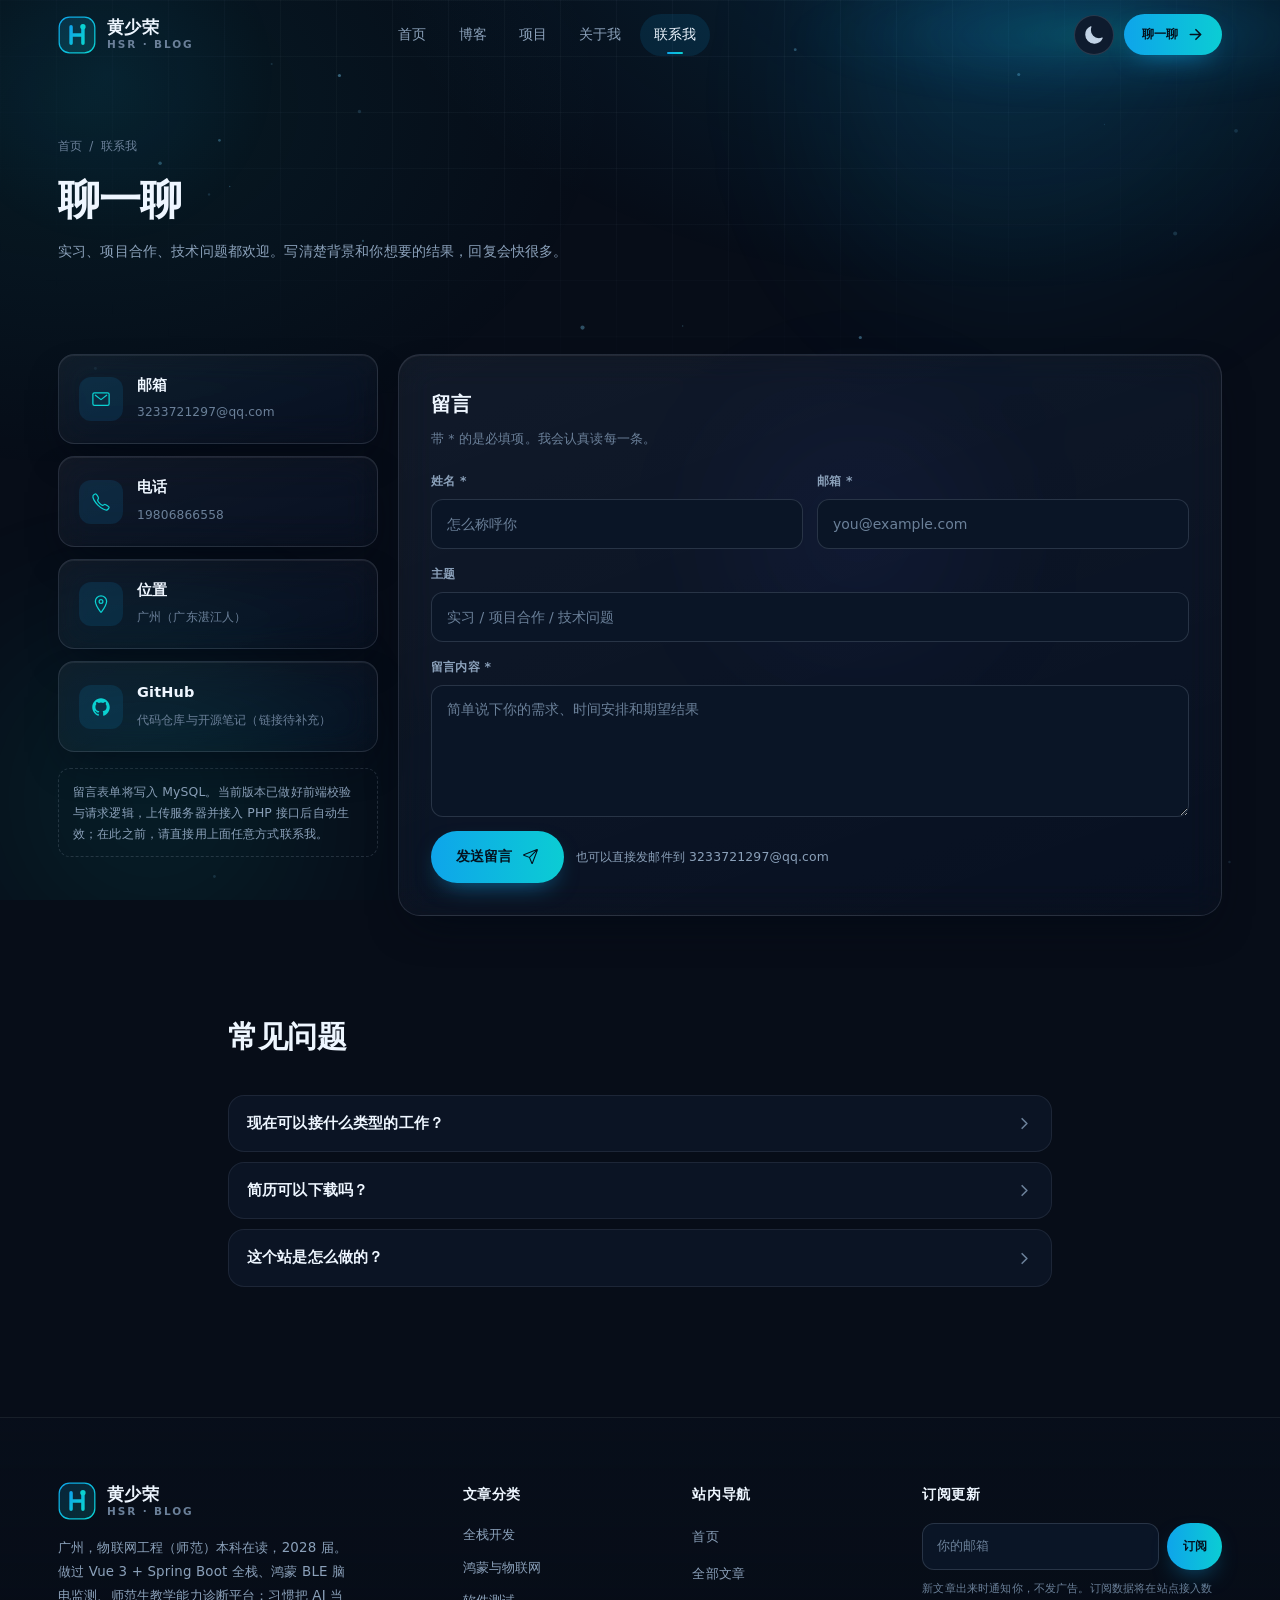
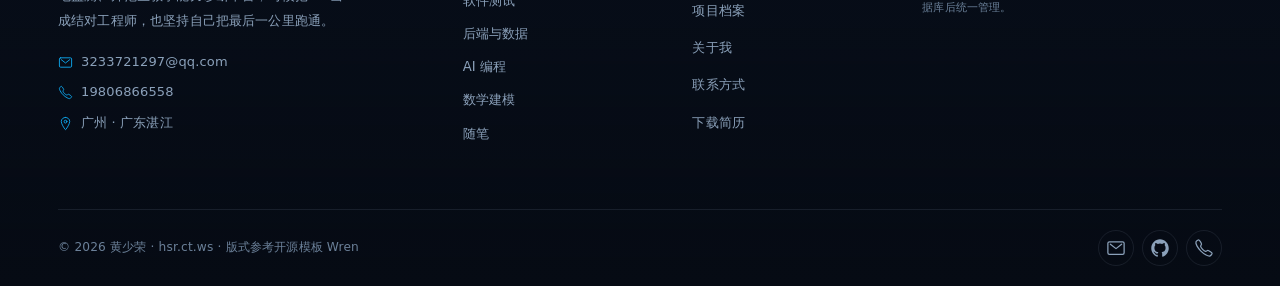
<file: contact.html>
<!DOCTYPE html>
<html lang="zh-CN">
<head>
<meta charset="UTF-8">
<meta name="viewport" content="width=device-width, initial-scale=1">
<title>联系 · 黄少荣的个人博客</title>
<meta name="description" content="和黄少荣联系：邮箱 3233721297@qq.com，电话 19806866558，或直接留言。">
<meta name="author" content="黄少荣">
<meta name="theme-color" content="#070d18">
<meta property="og:type" content="website">
<meta property="og:site_name" content="黄少荣 · hsr.ct.ws">
<meta property="og:title" content="联系 · 黄少荣的个人博客">
<meta property="og:description" content="和黄少荣联系：邮箱 3233721297@qq.com，电话 19806866558，或直接留言。">
<meta property="og:locale" content="zh_CN">
<link rel="icon" href="favicon.svg" type="image/svg+xml">
<link rel="apple-touch-icon" href="assets/images/avatar.png">
<link rel="stylesheet" href="assets/css/style.css">
<style>
.faq-item{border:1px solid var(--line);border-radius:var(--radius-md);background:var(--bg-card);padding:0;overflow:hidden;margin-bottom:10px}
.faq-item summary{display:flex;align-items:center;justify-content:space-between;gap:12px;padding:15px 18px;color:var(--text-1);font-size:1.45rem;font-weight:600;cursor:pointer;list-style:none}
.faq-item summary::-webkit-details-marker{display:none}
.faq-item summary .icon{color:var(--text-4);transition:transform var(--ease-1)}
.faq-item[open] summary .icon{transform:rotate(90deg);color:var(--accent-2)}
.faq-item p{padding:0 18px 16px;color:var(--text-3);font-size:1.35rem;line-height:1.8}
</style>
</head>
<body>
<svg xmlns="http://www.w3.org/2000/svg" style="position:absolute;width:0;height:0;overflow:hidden" aria-hidden="true"><symbol id="i-arrow-forward-outline" viewBox="0 0 512 512"><path fill="none" stroke="currentColor" stroke-linecap="round" stroke-linejoin="round" stroke-width="48" d="M268 112l144 144-144 144M392 256H100"/></symbol>
<symbol id="i-arrow-up-outline" viewBox="0 0 512 512"><path fill="none" stroke="currentColor" stroke-linecap="round" stroke-linejoin="round" stroke-width="48" d="M112 244l144-144 144 144M256 120v292"/></symbol>
<symbol id="i-call-outline" viewBox="0 0 512 512"><path d="M451 374c-15.88-16-54.34-39.35-73-48.76-24.3-12.24-26.3-13.24-45.4.95-12.74 9.47-21.21 17.93-36.12 14.75s-47.31-21.11-75.68-49.39-47.34-61.62-50.53-76.48 5.41-23.23 14.79-36c13.22-18 12.22-21 .92-45.3-8.81-18.9-32.84-57-48.9-72.8C119.9 44 119.9 47 108.83 51.6A160.15 160.15 0 0083 65.37C67 76 58.12 84.83 51.91 98.1s-9 44.38 23.07 102.64 54.57 88.05 101.14 134.49S258.5 406.64 310.85 436c64.76 36.27 89.6 29.2 102.91 23s22.18-15 32.83-31a159.09 159.09 0 0013.8-25.8C465 391.17 468 391.17 451 374z" fill="none" stroke="currentColor" stroke-miterlimit="10" stroke-width="32"/></symbol>
<symbol id="i-chevron-forward-outline" viewBox="0 0 512 512"><path fill="none" stroke="currentColor" stroke-linecap="round" stroke-linejoin="round" stroke-width="48" d="M184 112l144 144-144 144"/></symbol>
<symbol id="i-close-outline" viewBox="0 0 512 512"><path fill="none" stroke="currentColor" stroke-linecap="round" stroke-linejoin="round" stroke-width="32" d="M368 368L144 144M368 144L144 368"/></symbol>
<symbol id="i-download-outline" viewBox="0 0 512 512"><path d="M336 176h40a40 40 0 0140 40v208a40 40 0 01-40 40H136a40 40 0 01-40-40V216a40 40 0 0140-40h40" fill="none" stroke="currentColor" stroke-linecap="round" stroke-linejoin="round" stroke-width="32"/><path fill="none" stroke="currentColor" stroke-linecap="round" stroke-linejoin="round" stroke-width="32" d="M176 272l80 80 80-80M256 48v288"/></symbol>
<symbol id="i-location-outline" viewBox="0 0 512 512"><path d="M256 48c-79.5 0-144 61.39-144 137 0 87 96 224.87 131.25 272.49a15.77 15.77 0 0025.5 0C304 409.89 400 272.07 400 185c0-75.61-64.5-137-144-137z" fill="none" stroke="currentColor" stroke-linecap="round" stroke-linejoin="round" stroke-width="32"/><circle cx="256" cy="192" r="48" fill="none" stroke="currentColor" stroke-linecap="round" stroke-linejoin="round" stroke-width="32"/></symbol>
<symbol id="i-logo-github" viewBox="0 0 512 512"><path d="M256 32C132.3 32 32 134.9 32 261.7c0 101.5 64.2 187.5 153.2 217.9a17.56 17.56 0 003.8.4c8.3 0 11.5-6.1 11.5-11.4 0-5.5-.2-19.9-.3-39.1a102.4 102.4 0 01-22.6 2.7c-43.1 0-52.9-33.5-52.9-33.5-10.2-26.5-24.9-33.6-24.9-33.6-19.5-13.7-.1-14.1 1.4-14.1h.1c22.5 2 34.3 23.8 34.3 23.8 11.2 19.6 26.2 25.1 39.6 25.1a63 63 0 0025.6-6c2-14.8 7.8-24.9 14.2-30.7-49.7-5.8-102-25.5-102-113.5 0-25.1 8.7-45.6 23-61.6-2.3-5.8-10-29.2 2.2-60.8a18.64 18.64 0 015-.5c8.1 0 26.4 3.1 56.6 24.1a208.21 208.21 0 01112.2 0c30.2-21 48.5-24.1 56.6-24.1a18.64 18.64 0 015 .5c12.2 31.6 4.5 55 2.2 60.8 14.3 16.1 23 36.6 23 61.6 0 88.2-52.4 107.6-102.3 113.3 8 7.1 15.2 21.1 15.2 42.5 0 30.7-.3 55.5-.3 63 0 5.4 3.1 11.5 11.4 11.5a19.35 19.35 0 004-.4C415.9 449.2 480 363.1 480 261.7 480 134.9 379.7 32 256 32z"/></symbol>
<symbol id="i-mail-outline" viewBox="0 0 512 512"><rect x="48" y="96" width="416" height="320" rx="40" ry="40" fill="none" stroke="currentColor" stroke-linecap="round" stroke-linejoin="round" stroke-width="32"/><path fill="none" stroke="currentColor" stroke-linecap="round" stroke-linejoin="round" stroke-width="32" d="M112 160l144 112 144-112"/></symbol>
<symbol id="i-menu-outline" viewBox="0 0 512 512"><path fill="none" stroke="currentColor" stroke-linecap="round" stroke-miterlimit="10" stroke-width="32" d="M80 160h352M80 256h352M80 352h352"/></symbol>
<symbol id="i-paper-plane-outline" viewBox="0 0 512 512"><path d="M53.12 199.94l400-151.39a8 8 0 0110.33 10.33l-151.39 400a8 8 0 01-15-.34l-67.4-166.09a16 16 0 00-10.11-10.11L53.46 215a8 8 0 01-.34-15.06zM460 52L227 285" fill="none" stroke="currentColor" stroke-linecap="round" stroke-linejoin="round" stroke-width="32"/></symbol></svg>
<a class="skip-link" href="#main">跳到正文</a>

<header class="site-header" data-header>
  <div class="container header-inner">
    <a class="brand" href="index.html" aria-label="黄少荣 · 首页">
      <img src="assets/images/logo.svg" width="38" height="38" alt="">
      <span class="brand-name"><b>黄少荣</b><span>HSR · BLOG</span></span>
    </a>

    <nav class="nav" data-nav aria-label="主导航">
      <div class="nav-top">
        <a class="brand" href="index.html">
          <img src="assets/images/logo.svg" width="34" height="34" alt="">
          <span class="brand-name"><b>黄少荣</b><span>HSR · BLOG</span></span>
        </a>
        <button class="nav-toggle" type="button" data-nav-close aria-label="关闭菜单"><svg class="icon" aria-hidden="true" focusable="false"><use href="#i-close-outline"></use></svg></button>
      </div>
      <ul class="nav-list">
          <li><a class="nav-link" href="index.html">首页</a></li>
          <li><a class="nav-link" href="blog.html">博客</a></li>
          <li><a class="nav-link" href="projects.html">项目</a></li>
          <li><a class="nav-link" href="about.html">关于我</a></li>
          <li><a class="nav-link is-active" href="contact.html">联系我</a></li>
      </ul>
      <div class="nav-foot">
        <a class="btn btn-primary btn-sm" href="contact.html">聊聊合作 <svg class="icon icon--sm" aria-hidden="true" focusable="false"><use href="#i-arrow-forward-outline"></use></svg></a>
        <a class="btn btn-ghost btn-sm" href="assets/files/huangshaorong-resume.pdf" download>下载简历 PDF <svg class="icon icon--sm" aria-hidden="true" focusable="false"><use href="#i-download-outline"></use></svg></a>
      </div>
    </nav>

    <div class="header-actions">
      <a class="btn btn-primary btn-sm" href="contact.html">聊一聊 <svg class="icon icon--sm" aria-hidden="true" focusable="false"><use href="#i-arrow-forward-outline"></use></svg></a>
      <button class="nav-toggle" type="button" data-nav-toggle aria-label="打开菜单" aria-expanded="false"><svg class="icon" aria-hidden="true" focusable="false"><use href="#i-menu-outline"></use></svg></button>
    </div>
  </div>
</header>
<div class="nav-scrim" data-nav-scrim></div>

<main id="main">
  <section class="page-hero">
    <img class="hero-glow hero-glow--1" src="assets/images/shadow-2.svg" alt="" aria-hidden="true">
    <div class="container">
      <nav class="crumbs" aria-label="面包屑"><a href="index.html">首页</a><span>/</span><span>联系我</span></nav>
      <h1>聊一聊</h1>
      <p class="lead">实习、项目合作、技术问题都欢迎。写清楚背景和你想要的结果，回复会快很多。</p>
    </div>
  </section>

  <section class="section section--tight">
    <div class="container contact-grid">
      <div>
        <div class="channel"><span class="ico"><svg class="icon" aria-hidden="true" focusable="false"><use href="#i-mail-outline"></use></svg></span><div><b>邮箱</b><span>3233721297@qq.com</span></div></div>
        <div class="channel" style="margin-top:12px"><span class="ico"><svg class="icon" aria-hidden="true" focusable="false"><use href="#i-call-outline"></use></svg></span><div><b>电话</b><span>19806866558</span></div></div>
        <div class="channel" style="margin-top:12px"><span class="ico"><svg class="icon" aria-hidden="true" focusable="false"><use href="#i-location-outline"></use></svg></span><div><b>位置</b><span>广州（广东湛江人）</span></div></div>
        <a class="channel" data-github href="#" style="margin-top:12px"><span class="ico"><svg class="icon" aria-hidden="true" focusable="false"><use href="#i-logo-github"></use></svg></span><div><b>GitHub</b><span>代码仓库与开源笔记（链接待补充）</span></div></a>
        <div class="form-note" style="margin-top:16px">
          留言表单将写入 MySQL。当前版本已做好前端校验与请求逻辑，上传服务器并接入 PHP 接口后自动生效；在此之前，请直接用上面任意方式联系我。
        </div>
      </div>

      <div class="form-card">
        <h2>留言</h2>
        <p>带 * 的是必填项。我会认真读每一条。</p>
        <form class="form-grid" action="contact.php" method="post" data-contact-form novalidate>
          <div class="field">
            <label for="name">姓名 *</label>
            <input id="name" name="name" type="text" placeholder="怎么称呼你" autocomplete="name" required>
          </div>
          <div class="field">
            <label for="email">邮箱 *</label>
            <input id="email" name="email" type="email" placeholder="you@example.com" autocomplete="email" required>
          </div>
          <div class="field field--full">
            <label for="subject">主题</label>
            <input id="subject" name="subject" type="text" placeholder="实习 / 项目合作 / 技术问题">
          </div>
          <div class="field field--full">
            <label for="message">留言内容 *</label>
            <textarea id="message" name="message" placeholder="简单说下你的需求、时间安排和期望结果" required></textarea>
          </div>
          <div class="field field--full" style="display:flex;align-items:center;gap:12px;flex-wrap:wrap">
            <button class="btn btn-primary" type="submit">发送留言 <svg class="icon icon--sm" aria-hidden="true" focusable="false"><use href="#i-paper-plane-outline"></use></svg></button>
            <span class="form-note" style="margin:0;border:none;padding:0">也可以直接发邮件到 3233721297@qq.com</span>
          </div>
          <div class="form-status field--full" data-form-status></div>
        </form>
      </div>
    </div>
  </section>

  <section class="section section--tight">
    <div class="container container--narrow">
      <div class="section-head"><div><h2 class="section-title">常见问题</h2></div></div>
      <details class="faq-item">
      <summary>现在可以接什么类型的工作？<svg class="icon icon--sm" aria-hidden="true" focusable="false"><use href="#i-chevron-forward-outline"></use></svg></summary>
      <p>全栈 Web 开发（Vue 3 + Spring Boot）、鸿蒙 / 跨端应用、软件测试与数据核查、AI 辅助开发落地。实习与项目合作都可以聊。</p>
    </details><details class="faq-item">
      <summary>简历可以下载吗？<svg class="icon icon--sm" aria-hidden="true" focusable="false"><use href="#i-chevron-forward-outline"></use></svg></summary>
      <p>可以，站点里提供了 PDF 版本，内容与「关于我」页面一致，按岗位方向略有裁剪。</p>
    </details><details class="faq-item">
      <summary>这个站是怎么做的？<svg class="icon icon--sm" aria-hidden="true" focusable="false"><use href="#i-chevron-forward-outline"></use></svg></summary>
      <p>纯静态 HTML + CSS + 原生 JS，配色与版式参考了 codewithsadee 的开源博客模板 Wren，内容与结构按个人情况重写。下一步接入 PHP + MySQL，把文章和留言搬进数据库。</p>
    </details>
    </div>
  </section>
</main>

<footer class="site-footer">
  <div class="container">
    <div class="footer-top">
      <div class="footer-brand">
        <a class="brand" href="index.html">
          <img src="assets/images/logo.svg" width="38" height="38" alt="">
          <span class="brand-name"><b>黄少荣</b><span>HSR · BLOG</span></span>
        </a>
        <p>广州，物联网工程（师范）本科在读，2028 届。做过 Vue 3 + Spring Boot 全栈、鸿蒙 BLE 脑电监测、师范生教学能力诊断平台；习惯把 AI 当成结对工程师，也坚持自己把最后一公里跑通。</p>
        <div class="footer-contact">
          <a href="mailto:3233721297@qq.com"><svg class="icon" aria-hidden="true" focusable="false"><use href="#i-mail-outline"></use></svg>3233721297@qq.com</a>
          <a href="tel:19806866558"><svg class="icon" aria-hidden="true" focusable="false"><use href="#i-call-outline"></use></svg>19806866558</a>
          <span><svg class="icon" aria-hidden="true" focusable="false"><use href="#i-location-outline"></use></svg>广州 · 广东湛江</span>
        </div>
      </div>

      <div class="footer-col">
        <h2>文章分类</h2>
        <ul class="footer-links"><a href="blog.html?cat=fullstack">全栈开发</a><a href="blog.html?cat=harmony">鸿蒙与物联网</a><a href="blog.html?cat=testing">软件测试</a><a href="blog.html?cat=backend">后端与数据</a><a href="blog.html?cat=ai">AI 编程</a><a href="blog.html?cat=modeling">数学建模</a><a href="blog.html?cat=essay">随笔</a></ul>
      </div>

      <div class="footer-col">
        <h2>站内导航</h2>
        <ul class="footer-links">
          <li><a href="index.html">首页</a></li>
          <li><a href="blog.html">全部文章</a></li>
          <li><a href="projects.html">项目档案</a></li>
          <li><a href="about.html">关于我</a></li>
          <li><a href="contact.html">联系方式</a></li>
          <li><a href="assets/files/huangshaorong-resume.pdf" download>下载简历</a></li>
        </ul>
      </div>

      <div class="footer-col">
        <h2>订阅更新</h2>
        <form class="subscribe" data-subscribe novalidate>
          <div class="row">
            <input type="email" name="email" placeholder="你的邮箱" autocomplete="email" aria-label="你的邮箱">
            <button class="btn btn-primary btn-sm" type="submit">订阅</button>
          </div>
          <small>新文章出来时通知你，不发广告。订阅数据将在站点接入数据库后统一管理。</small>
        </form>
      </div>
    </div>

    <div class="footer-bottom">
      <p>© <span data-year>2026</span> 黄少荣 · hsr.ct.ws · 版式参考开源模板 Wren</p>
      <ul class="socials">
        <li><a class="social-link" href="mailto:3233721297@qq.com" aria-label="邮件"><svg class="icon" aria-hidden="true" focusable="false"><use href="#i-mail-outline"></use></svg></a></li>
        <li><a class="social-link" href="#" data-github aria-label="GitHub" target="_blank" rel="noopener"><svg class="icon" aria-hidden="true" focusable="false"><use href="#i-logo-github"></use></svg></a></li>
        <li><a class="social-link" href="tel:19806866558" aria-label="电话"><svg class="icon" aria-hidden="true" focusable="false"><use href="#i-call-outline"></use></svg></a></li>
      </ul>
    </div>
  </div>
</footer>

<a class="to-top" href="#main" data-to-top aria-label="回到顶部"><svg class="icon" aria-hidden="true" focusable="false"><use href="#i-arrow-up-outline"></use></svg></a>
<script src="assets/js/site.js"></script>
</body>
</html>
</file>
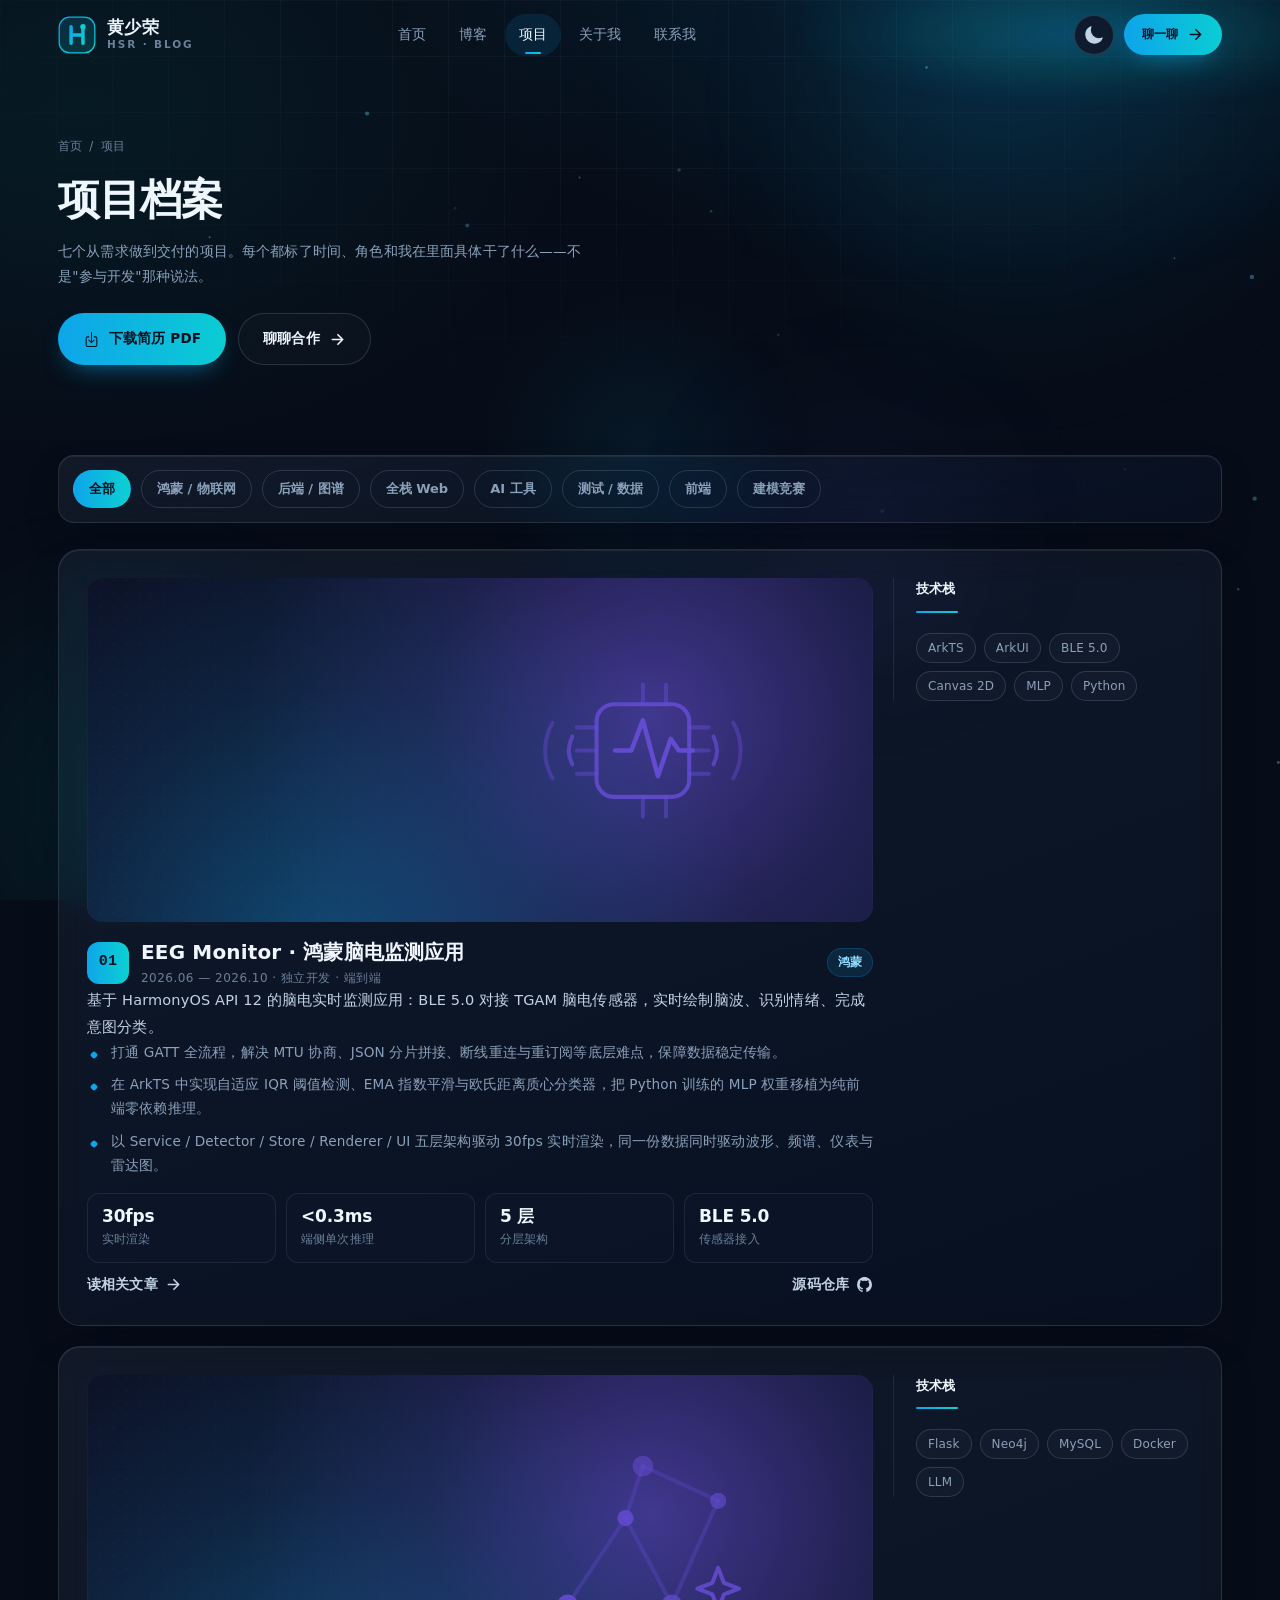
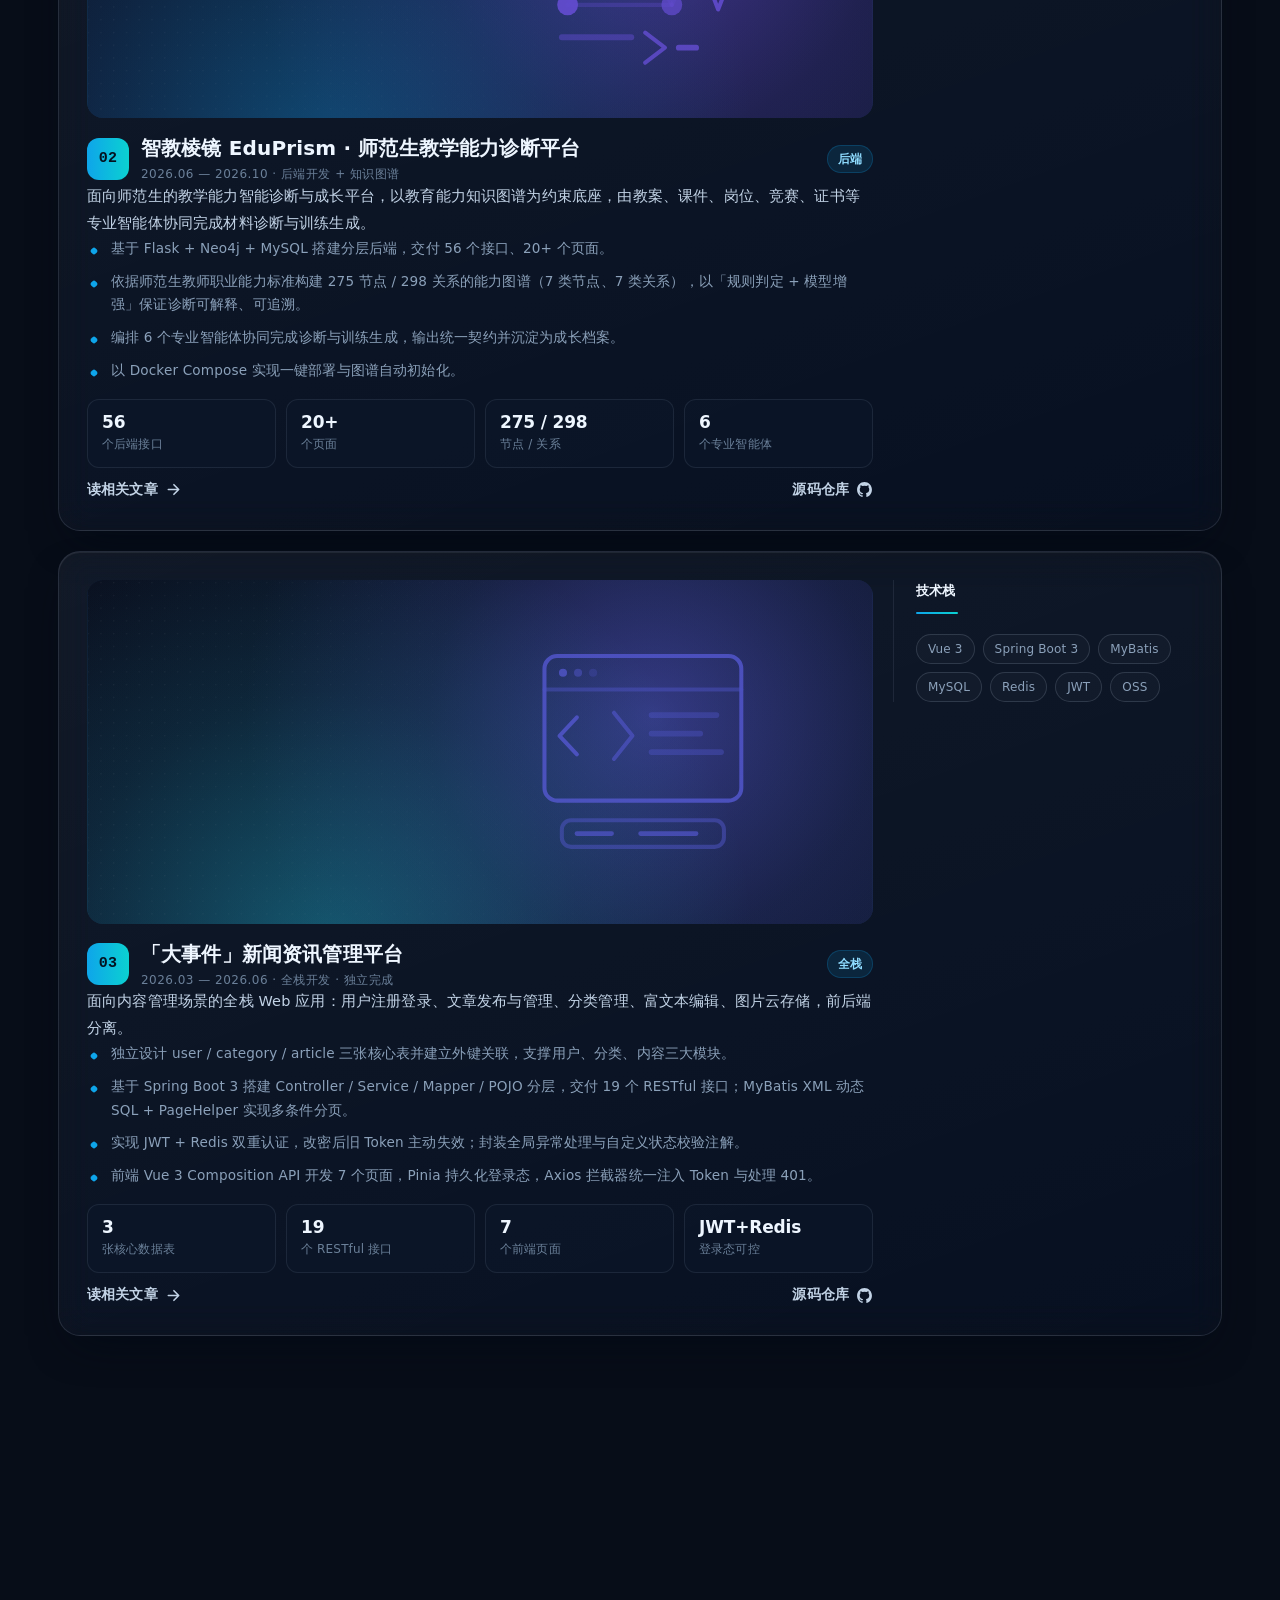
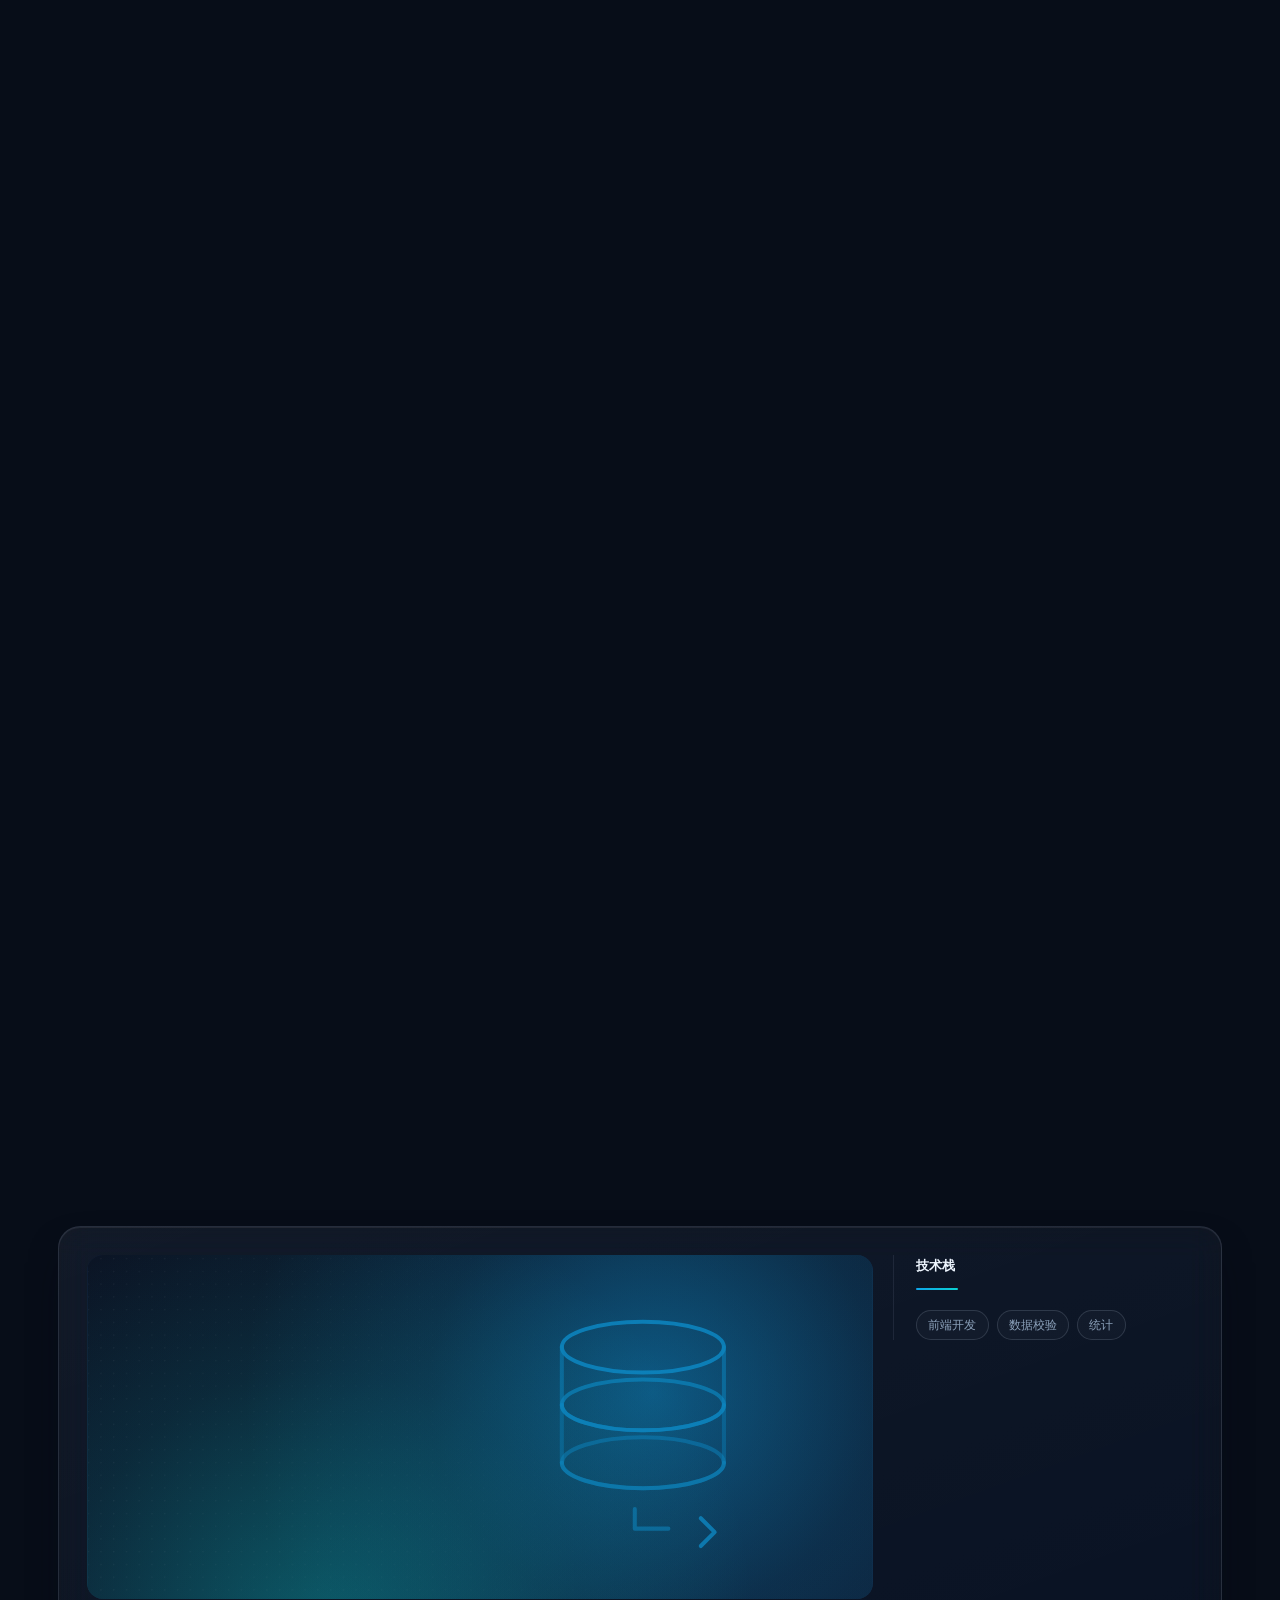
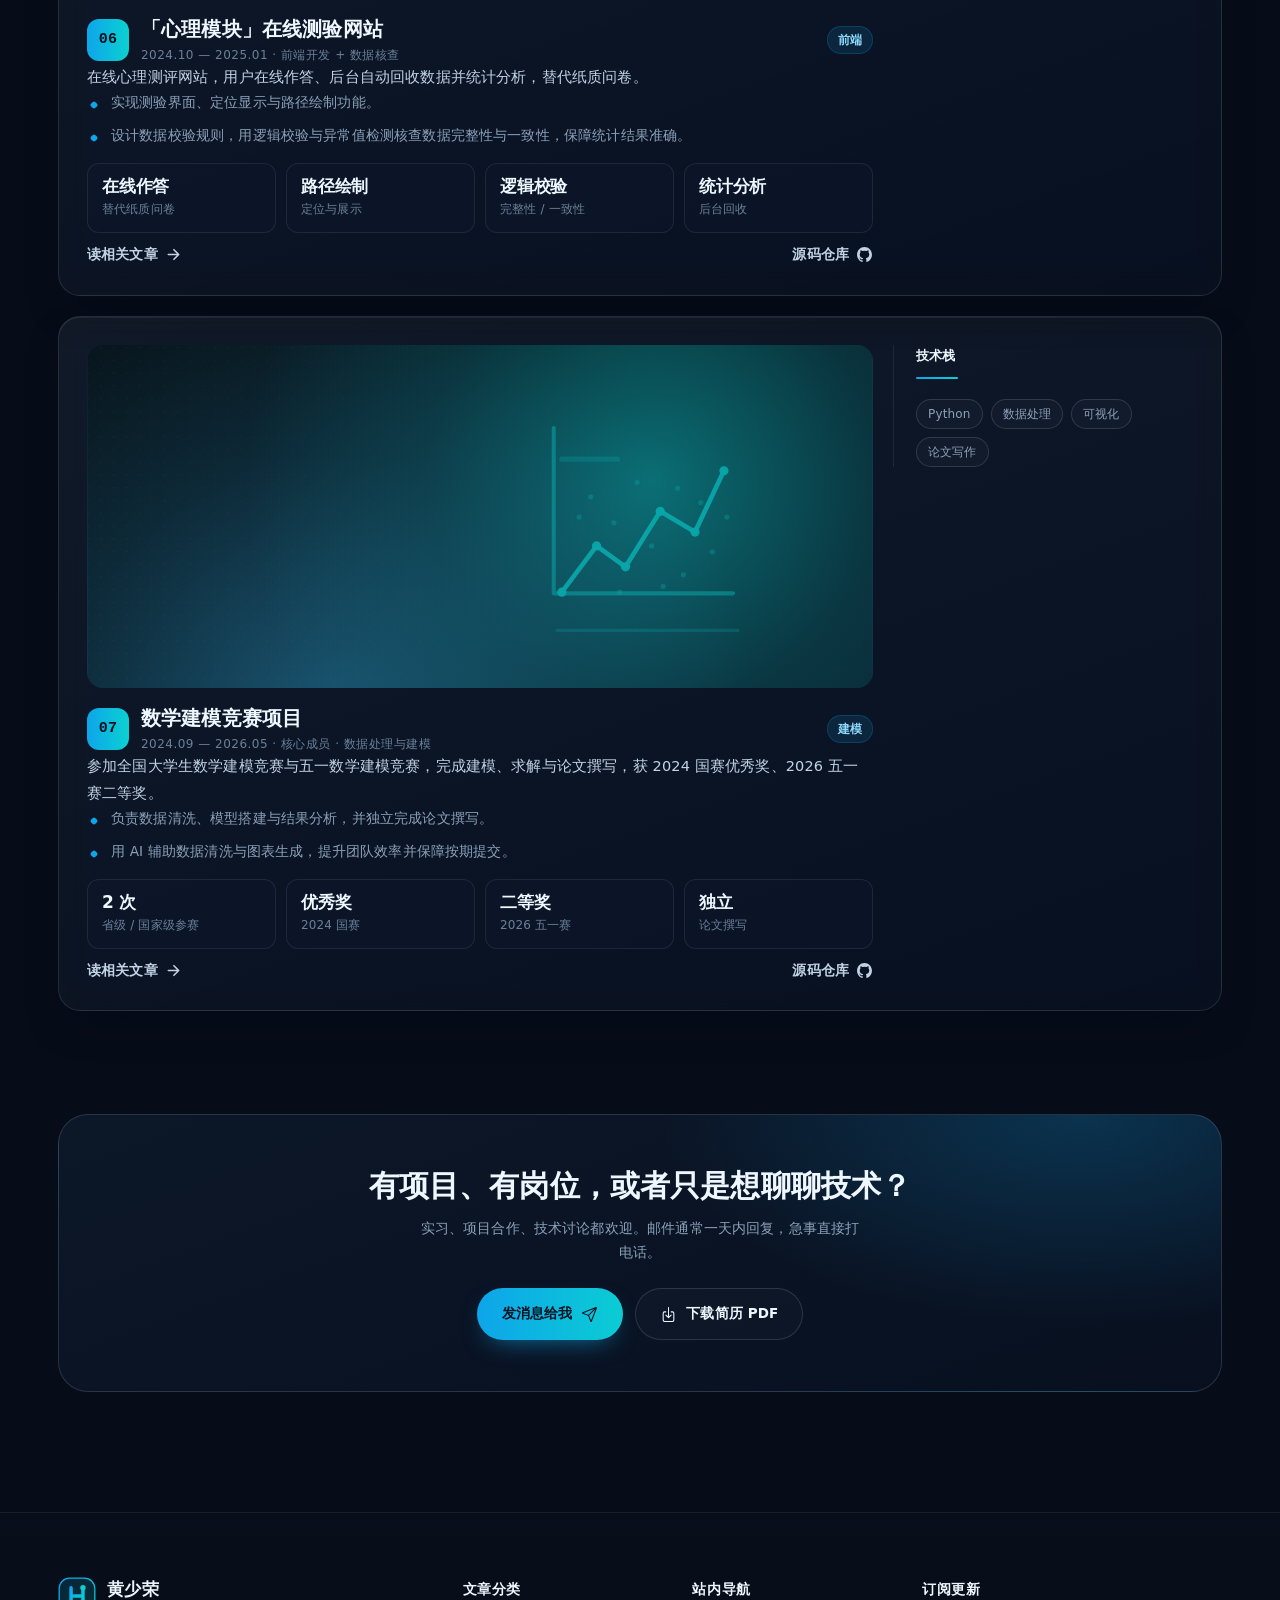
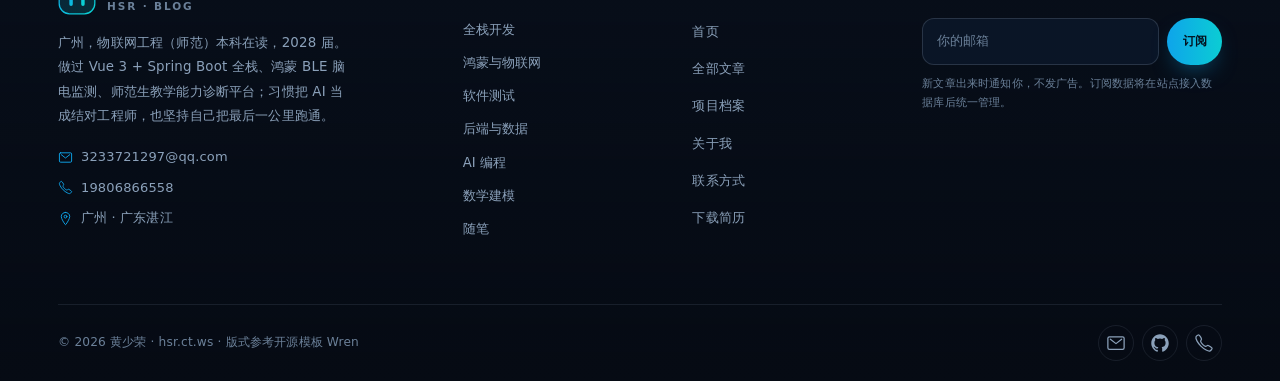
<file: projects.html>
<!DOCTYPE html>
<html lang="zh-CN">
<head>
<meta charset="UTF-8">
<meta name="viewport" content="width=device-width, initial-scale=1">
<title>项目档案 · 黄少荣的个人博客</title>
<meta name="description" content="黄少荣的七个项目：鸿蒙脑电监测、教学能力诊断平台、新闻资讯平台、银铃陪护小程序等。">
<meta name="author" content="黄少荣">
<meta name="theme-color" content="#070d18">
<meta property="og:type" content="website">
<meta property="og:site_name" content="黄少荣 · hsr.ct.ws">
<meta property="og:title" content="项目档案 · 黄少荣的个人博客">
<meta property="og:description" content="黄少荣的七个项目：鸿蒙脑电监测、教学能力诊断平台、新闻资讯平台、银铃陪护小程序等。">
<meta property="og:locale" content="zh_CN">
<link rel="icon" href="favicon.svg" type="image/svg+xml">
<link rel="apple-touch-icon" href="assets/images/avatar.png">
<link rel="stylesheet" href="assets/css/style.css">
</head>
<body>
<svg xmlns="http://www.w3.org/2000/svg" style="position:absolute;width:0;height:0;overflow:hidden" aria-hidden="true"><symbol id="i-arrow-forward-outline" viewBox="0 0 512 512"><path fill="none" stroke="currentColor" stroke-linecap="round" stroke-linejoin="round" stroke-width="48" d="M268 112l144 144-144 144M392 256H100"/></symbol>
<symbol id="i-arrow-up-outline" viewBox="0 0 512 512"><path fill="none" stroke="currentColor" stroke-linecap="round" stroke-linejoin="round" stroke-width="48" d="M112 244l144-144 144 144M256 120v292"/></symbol>
<symbol id="i-call-outline" viewBox="0 0 512 512"><path d="M451 374c-15.88-16-54.34-39.35-73-48.76-24.3-12.24-26.3-13.24-45.4.95-12.74 9.47-21.21 17.93-36.12 14.75s-47.31-21.11-75.68-49.39-47.34-61.62-50.53-76.48 5.41-23.23 14.79-36c13.22-18 12.22-21 .92-45.3-8.81-18.9-32.84-57-48.9-72.8C119.9 44 119.9 47 108.83 51.6A160.15 160.15 0 0083 65.37C67 76 58.12 84.83 51.91 98.1s-9 44.38 23.07 102.64 54.57 88.05 101.14 134.49S258.5 406.64 310.85 436c64.76 36.27 89.6 29.2 102.91 23s22.18-15 32.83-31a159.09 159.09 0 0013.8-25.8C465 391.17 468 391.17 451 374z" fill="none" stroke="currentColor" stroke-miterlimit="10" stroke-width="32"/></symbol>
<symbol id="i-close-outline" viewBox="0 0 512 512"><path fill="none" stroke="currentColor" stroke-linecap="round" stroke-linejoin="round" stroke-width="32" d="M368 368L144 144M368 144L144 368"/></symbol>
<symbol id="i-download-outline" viewBox="0 0 512 512"><path d="M336 176h40a40 40 0 0140 40v208a40 40 0 01-40 40H136a40 40 0 01-40-40V216a40 40 0 0140-40h40" fill="none" stroke="currentColor" stroke-linecap="round" stroke-linejoin="round" stroke-width="32"/><path fill="none" stroke="currentColor" stroke-linecap="round" stroke-linejoin="round" stroke-width="32" d="M176 272l80 80 80-80M256 48v288"/></symbol>
<symbol id="i-location-outline" viewBox="0 0 512 512"><path d="M256 48c-79.5 0-144 61.39-144 137 0 87 96 224.87 131.25 272.49a15.77 15.77 0 0025.5 0C304 409.89 400 272.07 400 185c0-75.61-64.5-137-144-137z" fill="none" stroke="currentColor" stroke-linecap="round" stroke-linejoin="round" stroke-width="32"/><circle cx="256" cy="192" r="48" fill="none" stroke="currentColor" stroke-linecap="round" stroke-linejoin="round" stroke-width="32"/></symbol>
<symbol id="i-logo-github" viewBox="0 0 512 512"><path d="M256 32C132.3 32 32 134.9 32 261.7c0 101.5 64.2 187.5 153.2 217.9a17.56 17.56 0 003.8.4c8.3 0 11.5-6.1 11.5-11.4 0-5.5-.2-19.9-.3-39.1a102.4 102.4 0 01-22.6 2.7c-43.1 0-52.9-33.5-52.9-33.5-10.2-26.5-24.9-33.6-24.9-33.6-19.5-13.7-.1-14.1 1.4-14.1h.1c22.5 2 34.3 23.8 34.3 23.8 11.2 19.6 26.2 25.1 39.6 25.1a63 63 0 0025.6-6c2-14.8 7.8-24.9 14.2-30.7-49.7-5.8-102-25.5-102-113.5 0-25.1 8.7-45.6 23-61.6-2.3-5.8-10-29.2 2.2-60.8a18.64 18.64 0 015-.5c8.1 0 26.4 3.1 56.6 24.1a208.21 208.21 0 01112.2 0c30.2-21 48.5-24.1 56.6-24.1a18.64 18.64 0 015 .5c12.2 31.6 4.5 55 2.2 60.8 14.3 16.1 23 36.6 23 61.6 0 88.2-52.4 107.6-102.3 113.3 8 7.1 15.2 21.1 15.2 42.5 0 30.7-.3 55.5-.3 63 0 5.4 3.1 11.5 11.4 11.5a19.35 19.35 0 004-.4C415.9 449.2 480 363.1 480 261.7 480 134.9 379.7 32 256 32z"/></symbol>
<symbol id="i-mail-outline" viewBox="0 0 512 512"><rect x="48" y="96" width="416" height="320" rx="40" ry="40" fill="none" stroke="currentColor" stroke-linecap="round" stroke-linejoin="round" stroke-width="32"/><path fill="none" stroke="currentColor" stroke-linecap="round" stroke-linejoin="round" stroke-width="32" d="M112 160l144 112 144-112"/></symbol>
<symbol id="i-menu-outline" viewBox="0 0 512 512"><path fill="none" stroke="currentColor" stroke-linecap="round" stroke-miterlimit="10" stroke-width="32" d="M80 160h352M80 256h352M80 352h352"/></symbol>
<symbol id="i-paper-plane-outline" viewBox="0 0 512 512"><path d="M53.12 199.94l400-151.39a8 8 0 0110.33 10.33l-151.39 400a8 8 0 01-15-.34l-67.4-166.09a16 16 0 00-10.11-10.11L53.46 215a8 8 0 01-.34-15.06zM460 52L227 285" fill="none" stroke="currentColor" stroke-linecap="round" stroke-linejoin="round" stroke-width="32"/></symbol></svg>
<a class="skip-link" href="#main">跳到正文</a>

<header class="site-header" data-header>
  <div class="container header-inner">
    <a class="brand" href="index.html" aria-label="黄少荣 · 首页">
      <img src="assets/images/logo.svg" width="38" height="38" alt="">
      <span class="brand-name"><b>黄少荣</b><span>HSR · BLOG</span></span>
    </a>

    <nav class="nav" data-nav aria-label="主导航">
      <div class="nav-top">
        <a class="brand" href="index.html">
          <img src="assets/images/logo.svg" width="34" height="34" alt="">
          <span class="brand-name"><b>黄少荣</b><span>HSR · BLOG</span></span>
        </a>
        <button class="nav-toggle" type="button" data-nav-close aria-label="关闭菜单"><svg class="icon" aria-hidden="true" focusable="false"><use href="#i-close-outline"></use></svg></button>
      </div>
      <ul class="nav-list">
          <li><a class="nav-link" href="index.html">首页</a></li>
          <li><a class="nav-link" href="blog.html">博客</a></li>
          <li><a class="nav-link is-active" href="projects.html">项目</a></li>
          <li><a class="nav-link" href="about.html">关于我</a></li>
          <li><a class="nav-link" href="contact.html">联系我</a></li>
      </ul>
      <div class="nav-foot">
        <a class="btn btn-primary btn-sm" href="contact.html">聊聊合作 <svg class="icon icon--sm" aria-hidden="true" focusable="false"><use href="#i-arrow-forward-outline"></use></svg></a>
        <a class="btn btn-ghost btn-sm" href="assets/files/huangshaorong-resume.pdf" download>下载简历 PDF <svg class="icon icon--sm" aria-hidden="true" focusable="false"><use href="#i-download-outline"></use></svg></a>
      </div>
    </nav>

    <div class="header-actions">
      <a class="btn btn-primary btn-sm" href="contact.html">聊一聊 <svg class="icon icon--sm" aria-hidden="true" focusable="false"><use href="#i-arrow-forward-outline"></use></svg></a>
      <button class="nav-toggle" type="button" data-nav-toggle aria-label="打开菜单" aria-expanded="false"><svg class="icon" aria-hidden="true" focusable="false"><use href="#i-menu-outline"></use></svg></button>
    </div>
  </div>
</header>
<div class="nav-scrim" data-nav-scrim></div>

<main id="main">
  <section class="page-hero">
    <img class="hero-glow hero-glow--1" src="assets/images/shadow-1.svg" alt="" aria-hidden="true">
    <div class="container">
      <nav class="crumbs" aria-label="面包屑"><a href="index.html">首页</a><span>/</span><span>项目</span></nav>
      <h1>项目档案</h1>
      <p class="lead">七个从需求做到交付的项目。每个都标了时间、角色和我在里面具体干了什么——不是"参与开发"那种说法。</p>
      <div class="page-hero__actions">
        <a class="btn btn-primary" href="assets/files/huangshaorong-resume.pdf" download><svg class="icon icon--sm" aria-hidden="true" focusable="false"><use href="#i-download-outline"></use></svg> 下载简历 PDF</a>
        <a class="btn btn-ghost" href="contact.html">聊聊合作 <svg class="icon icon--sm" aria-hidden="true" focusable="false"><use href="#i-arrow-forward-outline"></use></svg></a>
      </div>
    </div>
  </section>

  <section class="section section--tight">
    <div class="container">
      <div class="filter-bar" data-proj-filter data-reveal>
        <button class="filter-btn is-active" type="button" data-proj="all">全部</button>
        <button class="filter-btn" type="button" data-proj="鸿蒙">鸿蒙 / 物联网</button>
        <button class="filter-btn" type="button" data-proj="后端">后端 / 图谱</button>
        <button class="filter-btn" type="button" data-proj="全栈">全栈 Web</button>
        <button class="filter-btn" type="button" data-proj="AI">AI 工具</button>
        <button class="filter-btn" type="button" data-proj="测试">测试 / 数据</button>
        <button class="filter-btn" type="button" data-proj="前端">前端</button>
        <button class="filter-btn" type="button" data-proj="建模">建模竞赛</button>
      </div>
      <div class="projects">
<article class="project-card" data-reveal data-badge="鸿蒙">
  <div class="project-main">
    <figure class="project-banner">
      <!-- 真实截图可替换为 assets/images/shots/eeg-monitor.png -->
      <img src="assets/images/covers/harmony-eeg.svg" alt="EEG Monitor 项目示意图" width="1600" height="700" loading="lazy">
    </figure>
    <div class="project-top">
      <span class="project-index">01</span>
      <h2>EEG Monitor · 鸿蒙脑电监测应用<small>2026.06 — 2026.10 · 独立开发 · 端到端</small></h2>
      <span class="badge">鸿蒙</span>
    </div>
    <p class="project-desc">基于 HarmonyOS API 12 的脑电实时监测应用：BLE 5.0 对接 TGAM 脑电传感器，实时绘制脑波、识别情绪、完成意图分类。</p>
    <ul class="project-points"><li>打通 GATT 全流程，解决 MTU 协商、JSON 分片拼接、断线重连与重订阅等底层难点，保障数据稳定传输。</li><li>在 ArkTS 中实现自适应 IQR 阈值检测、EMA 指数平滑与欧氏距离质心分类器，把 Python 训练的 MLP 权重移植为纯前端零依赖推理。</li><li>以 Service / Detector / Store / Renderer / UI 五层架构驱动 30fps 实时渲染，同一份数据同时驱动波形、频谱、仪表与雷达图。</li></ul>
    <div class="project-metrics">
      <div class="metric"><b>30fps</b><span>实时渲染</span></div>
      <div class="metric"><b>&lt;0.3ms</b><span>端侧单次推理</span></div>
      <div class="metric"><b>5 层</b><span>分层架构</span></div>
      <div class="metric"><b>BLE 5.0</b><span>传感器接入</span></div>
    </div>
    <div class="project-foot"><a class="btn-link" href="posts/harmony-eeg.html">读相关文章 <svg class="icon icon--sm" aria-hidden="true" focusable="false"><use href="#i-arrow-forward-outline"></use></svg></a><a class="btn-link" data-github href="#">源码仓库 <svg class="icon icon--sm" aria-hidden="true" focusable="false"><use href="#i-logo-github"></use></svg></a></div>
  </div>
  <div class="project-side">
    <p class="aside-title" style="font-size:1.3rem">技术栈</p>
    <div class="chip-list"><span class="chip">ArkTS</span><span class="chip">ArkUI</span><span class="chip">BLE 5.0</span><span class="chip">Canvas 2D</span><span class="chip">MLP</span><span class="chip">Python</span></div>
  </div>
</article>
<article class="project-card" data-reveal data-badge="后端">
  <div class="project-main">
    <figure class="project-banner">
      <!-- 真实截图可替换为 assets/images/shots/eduprism.png -->
      <img src="assets/images/covers/eduprism.svg" alt="智教棱镜项目示意图" width="1600" height="700" loading="lazy">
    </figure>
    <div class="project-top">
      <span class="project-index">02</span>
      <h2>智教棱镜 EduPrism · 师范生教学能力诊断平台<small>2026.06 — 2026.10 · 后端开发 + 知识图谱</small></h2>
      <span class="badge">后端</span>
    </div>
    <p class="project-desc">面向师范生的教学能力智能诊断与成长平台，以教育能力知识图谱为约束底座，由教案、课件、岗位、竞赛、证书等专业智能体协同完成材料诊断与训练生成。</p>
    <ul class="project-points"><li>基于 Flask + Neo4j + MySQL 搭建分层后端，交付 56 个接口、20+ 个页面。</li><li>依据师范生教师职业能力标准构建 275 节点 / 298 关系的能力图谱（7 类节点、7 类关系），以「规则判定 + 模型增强」保证诊断可解释、可追溯。</li><li>编排 6 个专业智能体协同完成诊断与训练生成，输出统一契约并沉淀为成长档案。</li><li>以 Docker Compose 实现一键部署与图谱自动初始化。</li></ul>
    <div class="project-metrics">
      <div class="metric"><b>56</b><span>个后端接口</span></div>
      <div class="metric"><b>20+</b><span>个页面</span></div>
      <div class="metric"><b>275 / 298</b><span>节点 / 关系</span></div>
      <div class="metric"><b>6</b><span>个专业智能体</span></div>
    </div>
    <div class="project-foot"><a class="btn-link" href="posts/eduprism.html">读相关文章 <svg class="icon icon--sm" aria-hidden="true" focusable="false"><use href="#i-arrow-forward-outline"></use></svg></a><a class="btn-link" data-github href="#">源码仓库 <svg class="icon icon--sm" aria-hidden="true" focusable="false"><use href="#i-logo-github"></use></svg></a></div>
  </div>
  <div class="project-side">
    <p class="aside-title" style="font-size:1.3rem">技术栈</p>
    <div class="chip-list"><span class="chip">Flask</span><span class="chip">Neo4j</span><span class="chip">MySQL</span><span class="chip">Docker</span><span class="chip">LLM</span></div>
  </div>
</article>
<article class="project-card" data-reveal data-badge="全栈">
  <div class="project-main">
    <figure class="project-banner">
      <!-- 真实截图可替换为 assets/images/shots/news-platform.png -->
      <img src="assets/images/covers/news-platform.svg" alt="新闻资讯管理平台示意图" width="1600" height="700" loading="lazy">
    </figure>
    <div class="project-top">
      <span class="project-index">03</span>
      <h2>「大事件」新闻资讯管理平台<small>2026.03 — 2026.06 · 全栈开发 · 独立完成</small></h2>
      <span class="badge">全栈</span>
    </div>
    <p class="project-desc">面向内容管理场景的全栈 Web 应用：用户注册登录、文章发布与管理、分类管理、富文本编辑、图片云存储，前后端分离。</p>
    <ul class="project-points"><li>独立设计 user / category / article 三张核心表并建立外键关联，支撑用户、分类、内容三大模块。</li><li>基于 Spring Boot 3 搭建 Controller / Service / Mapper / POJO 分层，交付 19 个 RESTful 接口；MyBatis XML 动态 SQL + PageHelper 实现多条件分页。</li><li>实现 JWT + Redis 双重认证，改密后旧 Token 主动失效；封装全局异常处理与自定义状态校验注解。</li><li>前端 Vue 3 Composition API 开发 7 个页面，Pinia 持久化登录态，Axios 拦截器统一注入 Token 与处理 401。</li></ul>
    <div class="project-metrics">
      <div class="metric"><b>3</b><span>张核心数据表</span></div>
      <div class="metric"><b>19</b><span>个 RESTful 接口</span></div>
      <div class="metric"><b>7</b><span>个前端页面</span></div>
      <div class="metric"><b>JWT+Redis</b><span>登录态可控</span></div>
    </div>
    <div class="project-foot"><a class="btn-link" href="posts/news-platform.html">读相关文章 <svg class="icon icon--sm" aria-hidden="true" focusable="false"><use href="#i-arrow-forward-outline"></use></svg></a><a class="btn-link" data-github href="#">源码仓库 <svg class="icon icon--sm" aria-hidden="true" focusable="false"><use href="#i-logo-github"></use></svg></a></div>
  </div>
  <div class="project-side">
    <p class="aside-title" style="font-size:1.3rem">技术栈</p>
    <div class="chip-list"><span class="chip">Vue 3</span><span class="chip">Spring Boot 3</span><span class="chip">MyBatis</span><span class="chip">MySQL</span><span class="chip">Redis</span><span class="chip">JWT</span><span class="chip">OSS</span></div>
  </div>
</article>
<article class="project-card" data-reveal data-badge="AI">
  <div class="project-main">
    <figure class="project-banner">
      <!-- 真实截图可替换为 assets/images/shots/ai-toolkit.png -->
      <img src="assets/images/covers/vibe-coding.svg" alt="AI 效率工具集示意图" width="1600" height="700" loading="lazy">
    </figure>
    <div class="project-top">
      <span class="project-index">04</span>
      <h2>AI 驱动的个人效率工具集<small>2025.10 — 2026.02 · 需求拆解 + 工具落地</small></h2>
      <span class="badge">AI</span>
    </div>
    <p class="project-desc">基于 AI 编程助手搭建的效率工具集，覆盖数据整理、文档格式化、批量处理等日常场景。</p>
    <ul class="project-points"><li>用自然语言驱动 Cursor + Claude 生成脚本，平均开发周期缩短 60% 以上。</li><li>沉淀「需求理解 → Prompt 设计 → AI 生成 → 人工审查 → 迭代优化」的 Vibe-Coding 工作流。</li><li>把工作流复用到代码审查与测试用例生成，形成可复用的 Prompt 模板库。</li></ul>
    <div class="project-metrics">
      <div class="metric"><b>60%+</b><span>开发周期缩短</span></div>
      <div class="metric"><b>5 步</b><span>固定工作流</span></div>
      <div class="metric"><b>模板库</b><span>可复用 Prompt</span></div>
      <div class="metric"><b>多工具</b><span>Cursor · Claude</span></div>
    </div>
    <div class="project-foot"><a class="btn-link" href="posts/vibe-coding.html">读相关文章 <svg class="icon icon--sm" aria-hidden="true" focusable="false"><use href="#i-arrow-forward-outline"></use></svg></a><a class="btn-link" data-github href="#">源码仓库 <svg class="icon icon--sm" aria-hidden="true" focusable="false"><use href="#i-logo-github"></use></svg></a></div>
  </div>
  <div class="project-side">
    <p class="aside-title" style="font-size:1.3rem">技术栈</p>
    <div class="chip-list"><span class="chip">Python</span><span class="chip">Cursor</span><span class="chip">Claude</span><span class="chip">Prompt</span></div>
  </div>
</article>
<article class="project-card" data-reveal data-badge="测试">
  <div class="project-main">
    <figure class="project-banner">
      <!-- 真实截图可替换为 assets/images/shots/yinling.png -->
      <img src="assets/images/covers/yinling-test.svg" alt="银铃陪护小程序示意图" width="1600" height="700" loading="lazy">
    </figure>
    <div class="project-top">
      <span class="project-index">05</span>
      <h2>「银铃陪护」微信小程序<small>2025.07 — 2025.09 · 需求分析 + 测试设计</small></h2>
      <span class="badge">测试</span>
    </div>
    <p class="project-desc">面向老年群体的三端志愿服务小程序，提供志愿匹配、陪伴预约、手机教学，以大字体、语音输入等适老化设计降低使用门槛。</p>
    <ul class="project-points"><li>梳理学生端、长者端业务流程并绘制功能流程图，明确跨端数据交接点。</li><li>设计覆盖服务匹配（时间 / 类型 / 专业）、排班、评价等核心场景的测试用例。</li><li>执行管理端功能验证，发现并推动修复看板数据异常、系统名称不一致、测试数据混入等问题，保障三端数据流转一致。</li></ul>
    <div class="project-metrics">
      <div class="metric"><b>三端</b><span>学生 / 长者 / 管理</span></div>
      <div class="metric"><b>场景法</b><span>核心场景用例</span></div>
      <div class="metric"><b>三类</b><span>一致性缺陷修复</span></div>
      <div class="metric"><b>SQL</b><span>跨表对账脚本</span></div>
    </div>
    <div class="project-foot"><a class="btn-link" href="posts/yinling-test.html">读相关文章 <svg class="icon icon--sm" aria-hidden="true" focusable="false"><use href="#i-arrow-forward-outline"></use></svg></a><a class="btn-link" data-github href="#">源码仓库 <svg class="icon icon--sm" aria-hidden="true" focusable="false"><use href="#i-logo-github"></use></svg></a></div>
  </div>
  <div class="project-side">
    <p class="aside-title" style="font-size:1.3rem">技术栈</p>
    <div class="chip-list"><span class="chip">微信小程序</span><span class="chip">测试用例</span><span class="chip">SQL 对账</span></div>
  </div>
</article>
<article class="project-card" data-reveal data-badge="前端">
  <div class="project-main">
    <figure class="project-banner">
      <!-- 真实截图可替换为 assets/images/shots/quiz-site.png -->
      <img src="assets/images/covers/sql-quality.svg" alt="在线测验网站示意图" width="1600" height="700" loading="lazy">
    </figure>
    <div class="project-top">
      <span class="project-index">06</span>
      <h2>「心理模块」在线测验网站<small>2024.10 — 2025.01 · 前端开发 + 数据核查</small></h2>
      <span class="badge">前端</span>
    </div>
    <p class="project-desc">在线心理测评网站，用户在线作答、后台自动回收数据并统计分析，替代纸质问卷。</p>
    <ul class="project-points"><li>实现测验界面、定位显示与路径绘制功能。</li><li>设计数据校验规则，用逻辑校验与异常值检测核查数据完整性与一致性，保障统计结果准确。</li></ul>
    <div class="project-metrics">
      <div class="metric"><b>在线作答</b><span>替代纸质问卷</span></div>
      <div class="metric"><b>路径绘制</b><span>定位与展示</span></div>
      <div class="metric"><b>逻辑校验</b><span>完整性 / 一致性</span></div>
      <div class="metric"><b>统计分析</b><span>后台回收</span></div>
    </div>
    <div class="project-foot"><a class="btn-link" href="posts/sql-quality.html">读相关文章 <svg class="icon icon--sm" aria-hidden="true" focusable="false"><use href="#i-arrow-forward-outline"></use></svg></a><a class="btn-link" data-github href="#">源码仓库 <svg class="icon icon--sm" aria-hidden="true" focusable="false"><use href="#i-logo-github"></use></svg></a></div>
  </div>
  <div class="project-side">
    <p class="aside-title" style="font-size:1.3rem">技术栈</p>
    <div class="chip-list"><span class="chip">前端开发</span><span class="chip">数据校验</span><span class="chip">统计</span></div>
  </div>
</article>
<article class="project-card" data-reveal data-badge="建模">
  <div class="project-main">
    <figure class="project-banner">
      <!-- 真实截图可替换为 assets/images/shots/math-modeling.png -->
      <img src="assets/images/covers/math-modeling.svg" alt="数学建模竞赛项目示意图" width="1600" height="700" loading="lazy">
    </figure>
    <div class="project-top">
      <span class="project-index">07</span>
      <h2>数学建模竞赛项目<small>2024.09 — 2026.05 · 核心成员 · 数据处理与建模</small></h2>
      <span class="badge">建模</span>
    </div>
    <p class="project-desc">参加全国大学生数学建模竞赛与五一数学建模竞赛，完成建模、求解与论文撰写，获 2024 国赛优秀奖、2026 五一赛二等奖。</p>
    <ul class="project-points"><li>负责数据清洗、模型搭建与结果分析，并独立完成论文撰写。</li><li>用 AI 辅助数据清洗与图表生成，提升团队效率并保障按期提交。</li></ul>
    <div class="project-metrics">
      <div class="metric"><b>2 次</b><span>省级 / 国家级参赛</span></div>
      <div class="metric"><b>优秀奖</b><span>2024 国赛</span></div>
      <div class="metric"><b>二等奖</b><span>2026 五一赛</span></div>
      <div class="metric"><b>独立</b><span>论文撰写</span></div>
    </div>
    <div class="project-foot"><a class="btn-link" href="posts/math-modeling.html">读相关文章 <svg class="icon icon--sm" aria-hidden="true" focusable="false"><use href="#i-arrow-forward-outline"></use></svg></a><a class="btn-link" data-github href="#">源码仓库 <svg class="icon icon--sm" aria-hidden="true" focusable="false"><use href="#i-logo-github"></use></svg></a></div>
  </div>
  <div class="project-side">
    <p class="aside-title" style="font-size:1.3rem">技术栈</p>
    <div class="chip-list"><span class="chip">Python</span><span class="chip">数据处理</span><span class="chip">可视化</span><span class="chip">论文写作</span></div>
  </div>
</article>
      </div>
    </div>
  </section>

  <section class="section section--tight">
  <div class="container">
    <div class="cta-band" data-reveal>
      <h2>有项目、有岗位，或者只是想聊聊技术？</h2>
      <p>实习、项目合作、技术讨论都欢迎。邮件通常一天内回复，急事直接打电话。</p>
      <div class="actions">
        <a class="btn btn-primary" href="contact.html">发消息给我 <svg class="icon icon--sm" aria-hidden="true" focusable="false"><use href="#i-paper-plane-outline"></use></svg></a>
        <a class="btn btn-ghost" href="assets/files/huangshaorong-resume.pdf" download><svg class="icon icon--sm" aria-hidden="true" focusable="false"><use href="#i-download-outline"></use></svg> 下载简历 PDF</a>
      </div>
    </div>
  </div>
</section>
</main>

<footer class="site-footer">
  <div class="container">
    <div class="footer-top">
      <div class="footer-brand">
        <a class="brand" href="index.html">
          <img src="assets/images/logo.svg" width="38" height="38" alt="">
          <span class="brand-name"><b>黄少荣</b><span>HSR · BLOG</span></span>
        </a>
        <p>广州，物联网工程（师范）本科在读，2028 届。做过 Vue 3 + Spring Boot 全栈、鸿蒙 BLE 脑电监测、师范生教学能力诊断平台；习惯把 AI 当成结对工程师，也坚持自己把最后一公里跑通。</p>
        <div class="footer-contact">
          <a href="mailto:3233721297@qq.com"><svg class="icon" aria-hidden="true" focusable="false"><use href="#i-mail-outline"></use></svg>3233721297@qq.com</a>
          <a href="tel:19806866558"><svg class="icon" aria-hidden="true" focusable="false"><use href="#i-call-outline"></use></svg>19806866558</a>
          <span><svg class="icon" aria-hidden="true" focusable="false"><use href="#i-location-outline"></use></svg>广州 · 广东湛江</span>
        </div>
      </div>

      <div class="footer-col">
        <h2>文章分类</h2>
        <ul class="footer-links"><a href="blog.html?cat=fullstack">全栈开发</a><a href="blog.html?cat=harmony">鸿蒙与物联网</a><a href="blog.html?cat=testing">软件测试</a><a href="blog.html?cat=backend">后端与数据</a><a href="blog.html?cat=ai">AI 编程</a><a href="blog.html?cat=modeling">数学建模</a><a href="blog.html?cat=essay">随笔</a></ul>
      </div>

      <div class="footer-col">
        <h2>站内导航</h2>
        <ul class="footer-links">
          <li><a href="index.html">首页</a></li>
          <li><a href="blog.html">全部文章</a></li>
          <li><a href="projects.html">项目档案</a></li>
          <li><a href="about.html">关于我</a></li>
          <li><a href="contact.html">联系方式</a></li>
          <li><a href="assets/files/huangshaorong-resume.pdf" download>下载简历</a></li>
        </ul>
      </div>

      <div class="footer-col">
        <h2>订阅更新</h2>
        <form class="subscribe" data-subscribe novalidate>
          <div class="row">
            <input type="email" name="email" placeholder="你的邮箱" autocomplete="email" aria-label="你的邮箱">
            <button class="btn btn-primary btn-sm" type="submit">订阅</button>
          </div>
          <small>新文章出来时通知你，不发广告。订阅数据将在站点接入数据库后统一管理。</small>
        </form>
      </div>
    </div>

    <div class="footer-bottom">
      <p>© <span data-year>2026</span> 黄少荣 · hsr.ct.ws · 版式参考开源模板 Wren</p>
      <ul class="socials">
        <li><a class="social-link" href="mailto:3233721297@qq.com" aria-label="邮件"><svg class="icon" aria-hidden="true" focusable="false"><use href="#i-mail-outline"></use></svg></a></li>
        <li><a class="social-link" href="#" data-github aria-label="GitHub" target="_blank" rel="noopener"><svg class="icon" aria-hidden="true" focusable="false"><use href="#i-logo-github"></use></svg></a></li>
        <li><a class="social-link" href="tel:19806866558" aria-label="电话"><svg class="icon" aria-hidden="true" focusable="false"><use href="#i-call-outline"></use></svg></a></li>
      </ul>
    </div>
  </div>
</footer>

<a class="to-top" href="#main" data-to-top aria-label="回到顶部"><svg class="icon" aria-hidden="true" focusable="false"><use href="#i-arrow-up-outline"></use></svg></a>
<script src="assets/js/site.js"></script>
</body>
</html>
</file>
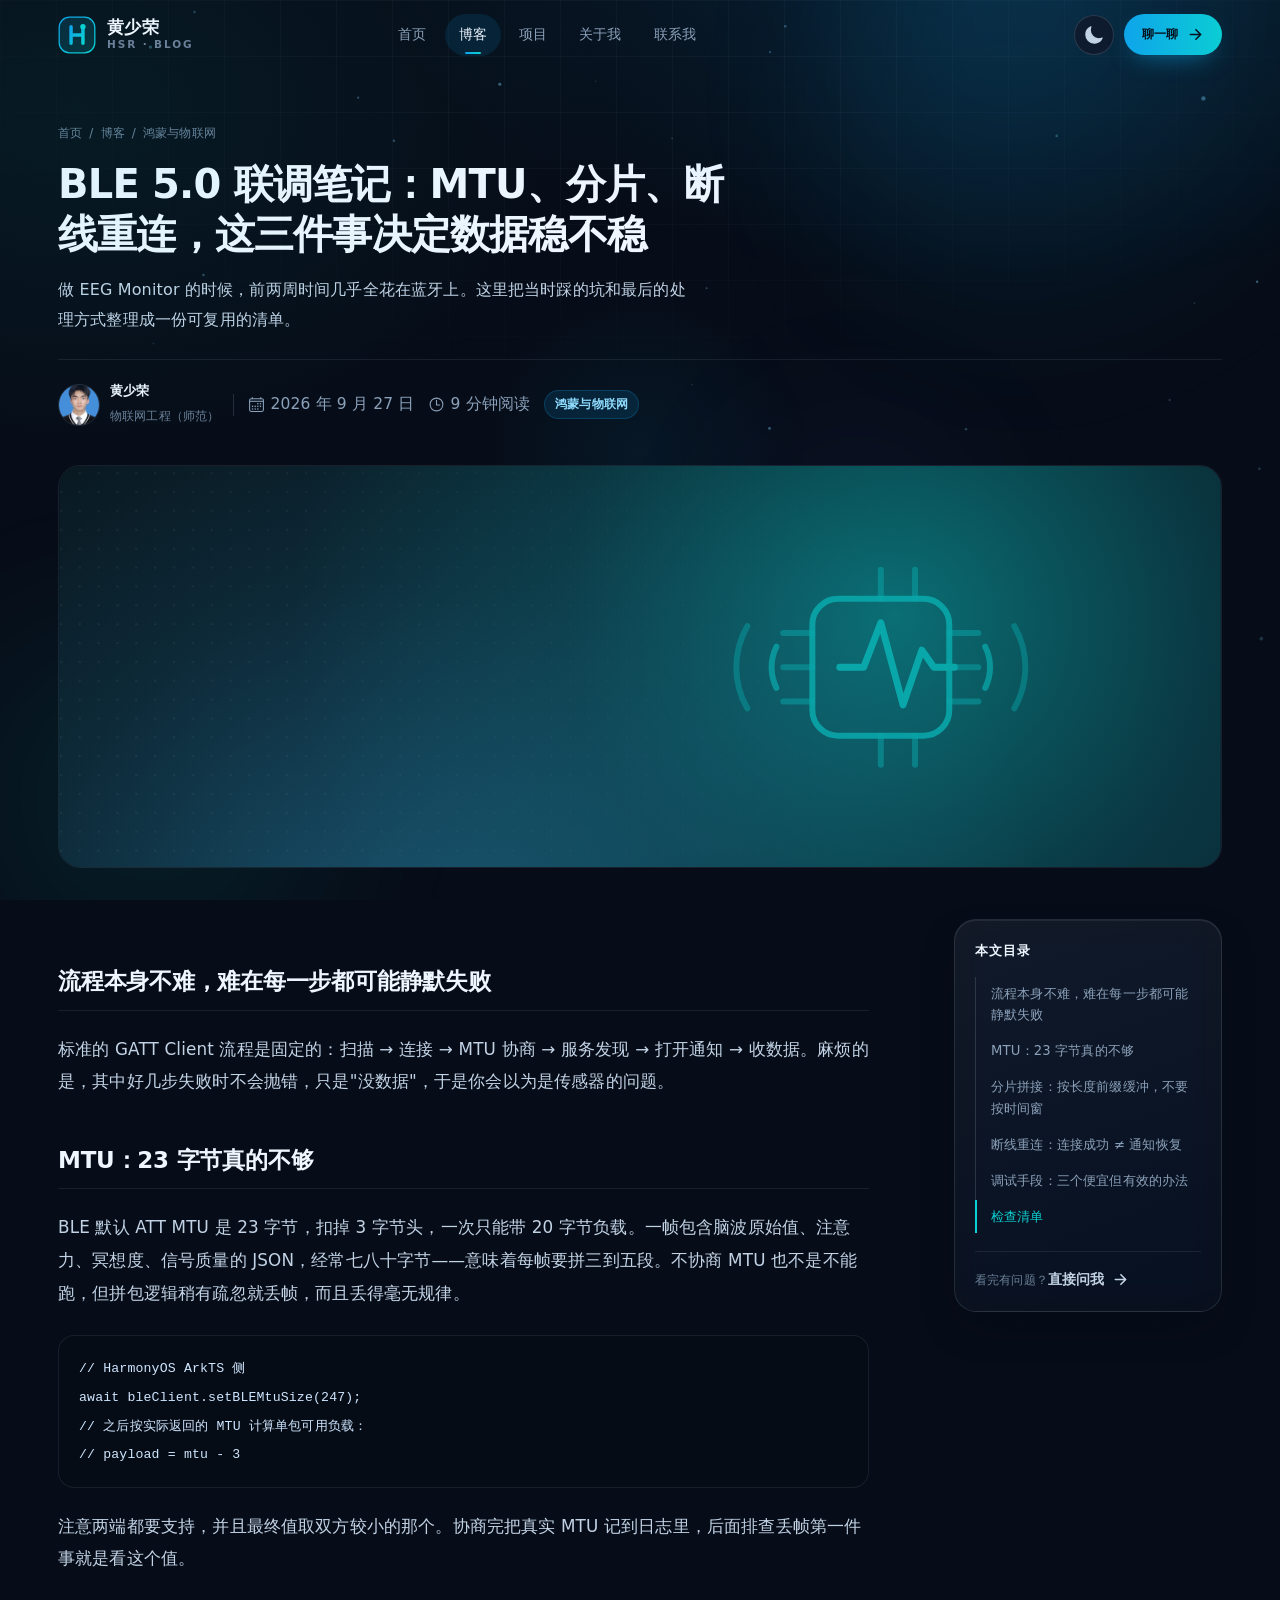
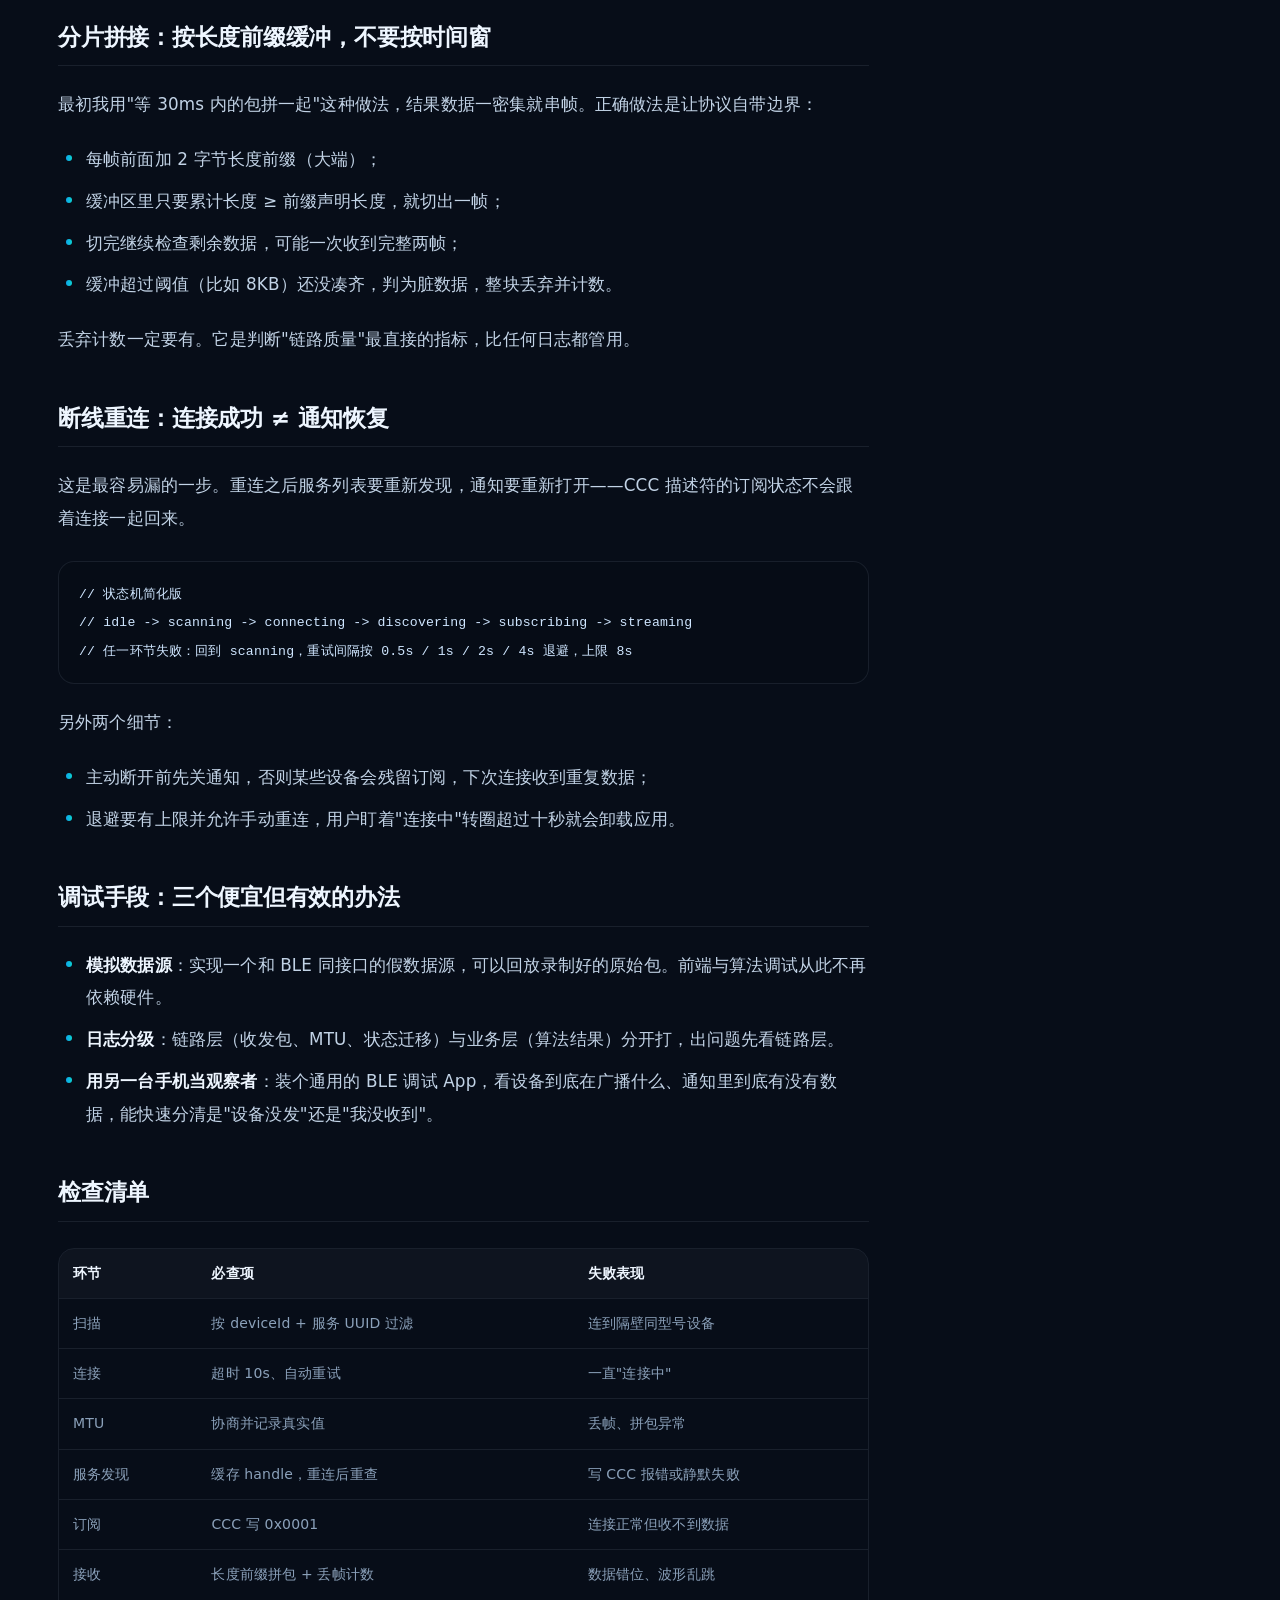
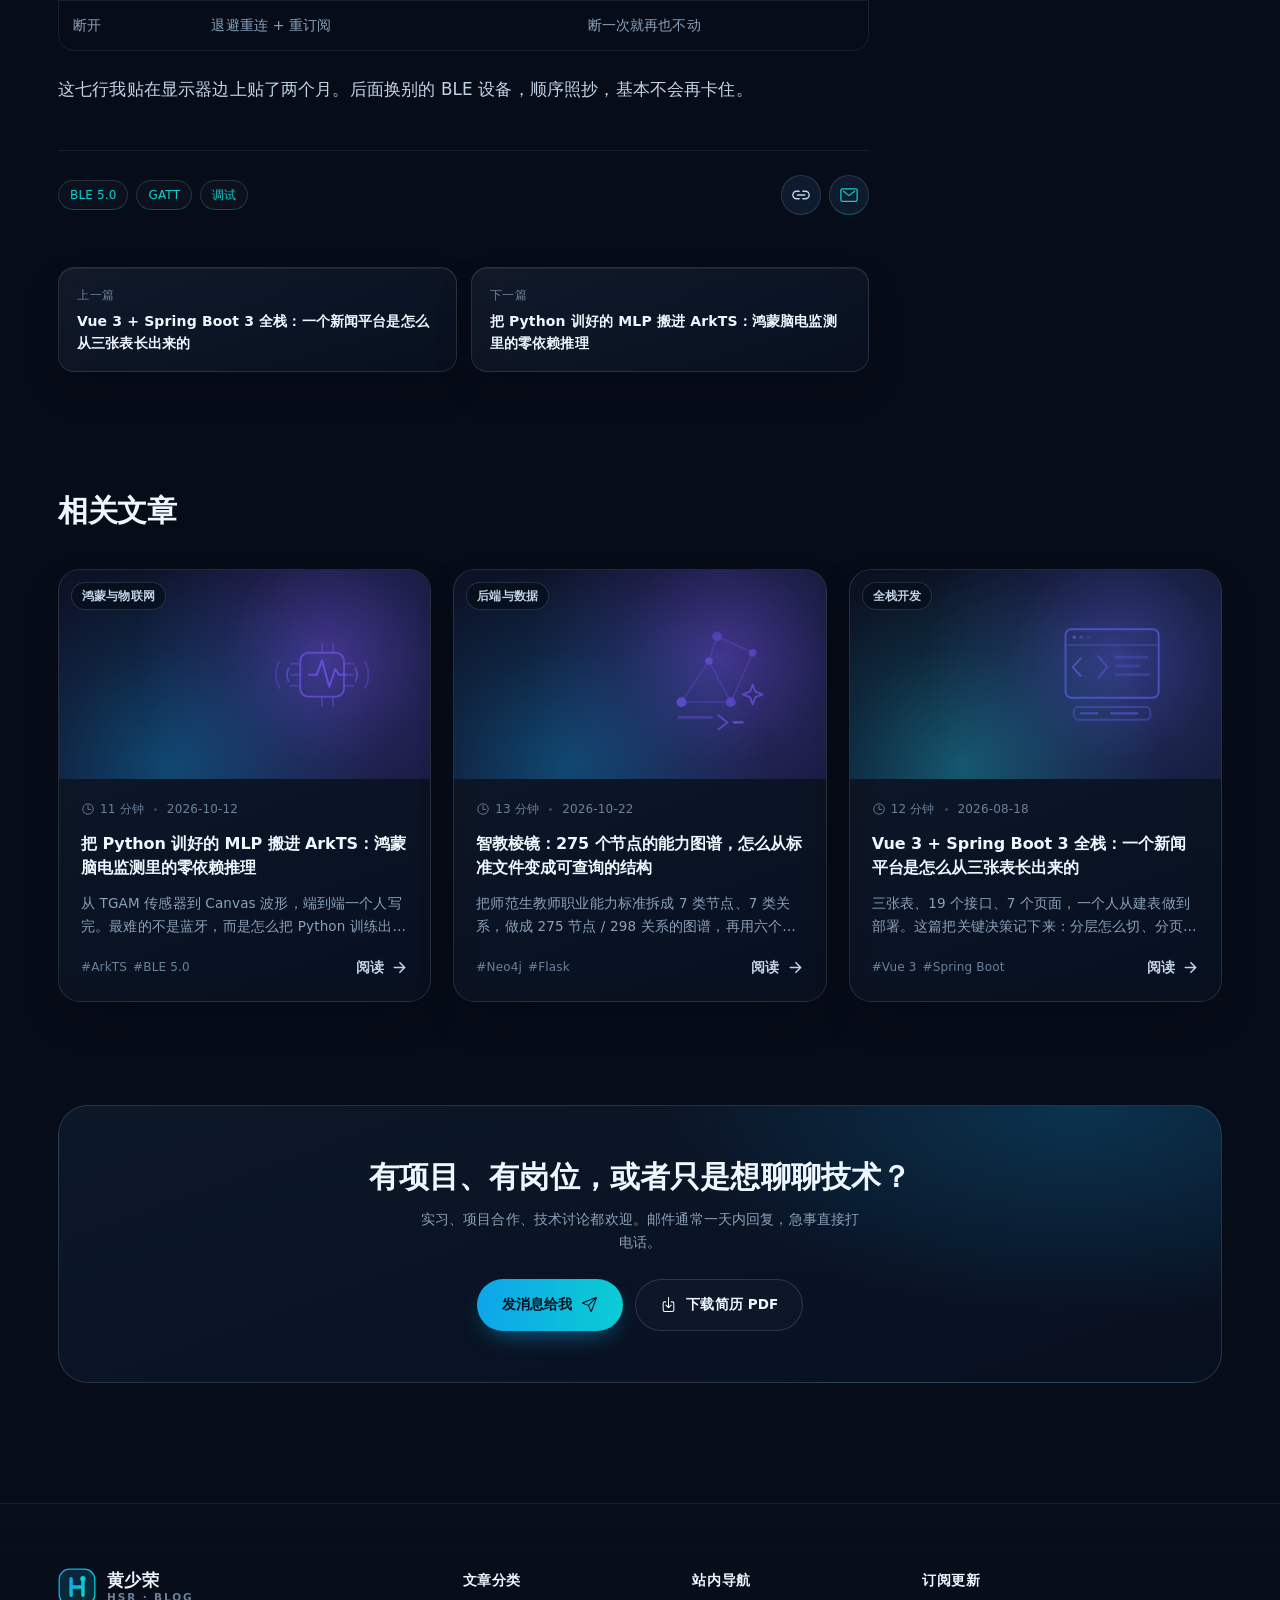
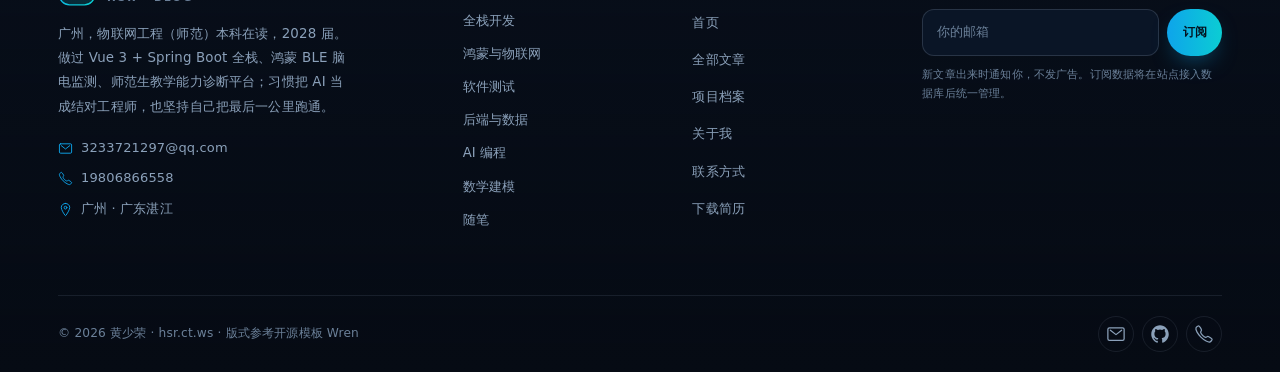
<file: posts/ble-gatt.html>
<!DOCTYPE html>
<html lang="zh-CN">
<head>
<meta charset="UTF-8">
<meta name="viewport" content="width=device-width, initial-scale=1">
<title>BLE 5.0 联调笔记：MTU、分片、断线重连，这三件事决定数据稳不稳 · 黄少荣的个人博客</title>
<meta name="description" content="低功耗蓝牙的坑几乎都集中在三个地方：MTU 没谈、包没拼、断了没重订阅。把这三件事处理干净，剩下的都是业务代码。">
<meta name="author" content="黄少荣">
<meta name="theme-color" content="#070d18">
<meta property="og:type" content="website">
<meta property="og:site_name" content="黄少荣 · hsr.ct.ws">
<meta property="og:title" content="BLE 5.0 联调笔记：MTU、分片、断线重连，这三件事决定数据稳不稳 · 黄少荣的个人博客">
<meta property="og:description" content="低功耗蓝牙的坑几乎都集中在三个地方：MTU 没谈、包没拼、断了没重订阅。把这三件事处理干净，剩下的都是业务代码。">
<meta property="og:locale" content="zh_CN">
<link rel="icon" href="../favicon.svg" type="image/svg+xml">
<link rel="apple-touch-icon" href="../assets/images/avatar.png">
<link rel="stylesheet" href="../assets/css/style.css">
</head>
<body>
<svg xmlns="http://www.w3.org/2000/svg" style="position:absolute;width:0;height:0;overflow:hidden" aria-hidden="true"><symbol id="i-arrow-forward-outline" viewBox="0 0 512 512"><path fill="none" stroke="currentColor" stroke-linecap="round" stroke-linejoin="round" stroke-width="48" d="M268 112l144 144-144 144M392 256H100"/></symbol>
<symbol id="i-arrow-up-outline" viewBox="0 0 512 512"><path fill="none" stroke="currentColor" stroke-linecap="round" stroke-linejoin="round" stroke-width="48" d="M112 244l144-144 144 144M256 120v292"/></symbol>
<symbol id="i-calendar-outline" viewBox="0 0 512 512"><rect fill="none" stroke="currentColor" stroke-linejoin="round" stroke-width="32" x="48" y="80" width="416" height="384" rx="48"/><circle cx="296" cy="232" r="24"/><circle cx="376" cy="232" r="24"/><circle cx="296" cy="312" r="24"/><circle cx="376" cy="312" r="24"/><circle cx="136" cy="312" r="24"/><circle cx="216" cy="312" r="24"/><circle cx="136" cy="392" r="24"/><circle cx="216" cy="392" r="24"/><circle cx="296" cy="392" r="24"/><path fill="none" stroke="currentColor" stroke-linejoin="round" stroke-width="32" stroke-linecap="round" d="M128 48v32M384 48v32"/><path fill="none" stroke="currentColor" stroke-linejoin="round" stroke-width="32" d="M464 160H48"/></symbol>
<symbol id="i-call-outline" viewBox="0 0 512 512"><path d="M451 374c-15.88-16-54.34-39.35-73-48.76-24.3-12.24-26.3-13.24-45.4.95-12.74 9.47-21.21 17.93-36.12 14.75s-47.31-21.11-75.68-49.39-47.34-61.62-50.53-76.48 5.41-23.23 14.79-36c13.22-18 12.22-21 .92-45.3-8.81-18.9-32.84-57-48.9-72.8C119.9 44 119.9 47 108.83 51.6A160.15 160.15 0 0083 65.37C67 76 58.12 84.83 51.91 98.1s-9 44.38 23.07 102.64 54.57 88.05 101.14 134.49S258.5 406.64 310.85 436c64.76 36.27 89.6 29.2 102.91 23s22.18-15 32.83-31a159.09 159.09 0 0013.8-25.8C465 391.17 468 391.17 451 374z" fill="none" stroke="currentColor" stroke-miterlimit="10" stroke-width="32"/></symbol>
<symbol id="i-close-outline" viewBox="0 0 512 512"><path fill="none" stroke="currentColor" stroke-linecap="round" stroke-linejoin="round" stroke-width="32" d="M368 368L144 144M368 144L144 368"/></symbol>
<symbol id="i-download-outline" viewBox="0 0 512 512"><path d="M336 176h40a40 40 0 0140 40v208a40 40 0 01-40 40H136a40 40 0 01-40-40V216a40 40 0 0140-40h40" fill="none" stroke="currentColor" stroke-linecap="round" stroke-linejoin="round" stroke-width="32"/><path fill="none" stroke="currentColor" stroke-linecap="round" stroke-linejoin="round" stroke-width="32" d="M176 272l80 80 80-80M256 48v288"/></symbol>
<symbol id="i-link-outline" viewBox="0 0 512 512"><path d="M208 352h-64a96 96 0 010-192h64M304 160h64a96 96 0 010 192h-64M163.29 256h187.42" fill="none" stroke="currentColor" stroke-linecap="round" stroke-linejoin="round" stroke-width="36"/></symbol>
<symbol id="i-location-outline" viewBox="0 0 512 512"><path d="M256 48c-79.5 0-144 61.39-144 137 0 87 96 224.87 131.25 272.49a15.77 15.77 0 0025.5 0C304 409.89 400 272.07 400 185c0-75.61-64.5-137-144-137z" fill="none" stroke="currentColor" stroke-linecap="round" stroke-linejoin="round" stroke-width="32"/><circle cx="256" cy="192" r="48" fill="none" stroke="currentColor" stroke-linecap="round" stroke-linejoin="round" stroke-width="32"/></symbol>
<symbol id="i-logo-github" viewBox="0 0 512 512"><path d="M256 32C132.3 32 32 134.9 32 261.7c0 101.5 64.2 187.5 153.2 217.9a17.56 17.56 0 003.8.4c8.3 0 11.5-6.1 11.5-11.4 0-5.5-.2-19.9-.3-39.1a102.4 102.4 0 01-22.6 2.7c-43.1 0-52.9-33.5-52.9-33.5-10.2-26.5-24.9-33.6-24.9-33.6-19.5-13.7-.1-14.1 1.4-14.1h.1c22.5 2 34.3 23.8 34.3 23.8 11.2 19.6 26.2 25.1 39.6 25.1a63 63 0 0025.6-6c2-14.8 7.8-24.9 14.2-30.7-49.7-5.8-102-25.5-102-113.5 0-25.1 8.7-45.6 23-61.6-2.3-5.8-10-29.2 2.2-60.8a18.64 18.64 0 015-.5c8.1 0 26.4 3.1 56.6 24.1a208.21 208.21 0 01112.2 0c30.2-21 48.5-24.1 56.6-24.1a18.64 18.64 0 015 .5c12.2 31.6 4.5 55 2.2 60.8 14.3 16.1 23 36.6 23 61.6 0 88.2-52.4 107.6-102.3 113.3 8 7.1 15.2 21.1 15.2 42.5 0 30.7-.3 55.5-.3 63 0 5.4 3.1 11.5 11.4 11.5a19.35 19.35 0 004-.4C415.9 449.2 480 363.1 480 261.7 480 134.9 379.7 32 256 32z"/></symbol>
<symbol id="i-mail-outline" viewBox="0 0 512 512"><rect x="48" y="96" width="416" height="320" rx="40" ry="40" fill="none" stroke="currentColor" stroke-linecap="round" stroke-linejoin="round" stroke-width="32"/><path fill="none" stroke="currentColor" stroke-linecap="round" stroke-linejoin="round" stroke-width="32" d="M112 160l144 112 144-112"/></symbol>
<symbol id="i-menu-outline" viewBox="0 0 512 512"><path fill="none" stroke="currentColor" stroke-linecap="round" stroke-miterlimit="10" stroke-width="32" d="M80 160h352M80 256h352M80 352h352"/></symbol>
<symbol id="i-paper-plane-outline" viewBox="0 0 512 512"><path d="M53.12 199.94l400-151.39a8 8 0 0110.33 10.33l-151.39 400a8 8 0 01-15-.34l-67.4-166.09a16 16 0 00-10.11-10.11L53.46 215a8 8 0 01-.34-15.06zM460 52L227 285" fill="none" stroke="currentColor" stroke-linecap="round" stroke-linejoin="round" stroke-width="32"/></symbol>
<symbol id="i-time-outline" viewBox="0 0 512 512"><path d="M256 64C150 64 64 150 64 256s86 192 192 192 192-86 192-192S362 64 256 64z" fill="none" stroke="currentColor" stroke-miterlimit="10" stroke-width="32"/><path fill="none" stroke="currentColor" stroke-linecap="round" stroke-linejoin="round" stroke-width="32" d="M256 128v144h96"/></symbol></svg>
<a class="skip-link" href="#main">跳到正文</a>

<header class="site-header" data-header>
  <div class="container header-inner">
    <a class="brand" href="../index.html" aria-label="黄少荣 · 首页">
      <img src="../assets/images/logo.svg" width="38" height="38" alt="">
      <span class="brand-name"><b>黄少荣</b><span>HSR · BLOG</span></span>
    </a>

    <nav class="nav" data-nav aria-label="主导航">
      <div class="nav-top">
        <a class="brand" href="../index.html">
          <img src="../assets/images/logo.svg" width="34" height="34" alt="">
          <span class="brand-name"><b>黄少荣</b><span>HSR · BLOG</span></span>
        </a>
        <button class="nav-toggle" type="button" data-nav-close aria-label="关闭菜单"><svg class="icon" aria-hidden="true" focusable="false"><use href="#i-close-outline"></use></svg></button>
      </div>
      <ul class="nav-list">
          <li><a class="nav-link" href="../index.html">首页</a></li>
          <li><a class="nav-link is-active" href="../blog.html">博客</a></li>
          <li><a class="nav-link" href="../projects.html">项目</a></li>
          <li><a class="nav-link" href="../about.html">关于我</a></li>
          <li><a class="nav-link" href="../contact.html">联系我</a></li>
      </ul>
      <div class="nav-foot">
        <a class="btn btn-primary btn-sm" href="../contact.html">聊聊合作 <svg class="icon icon--sm" aria-hidden="true" focusable="false"><use href="#i-arrow-forward-outline"></use></svg></a>
        <a class="btn btn-ghost btn-sm" href="../assets/files/huangshaorong-resume.pdf" download>下载简历 PDF <svg class="icon icon--sm" aria-hidden="true" focusable="false"><use href="#i-download-outline"></use></svg></a>
      </div>
    </nav>

    <div class="header-actions">
      <a class="btn btn-primary btn-sm" href="../contact.html">聊一聊 <svg class="icon icon--sm" aria-hidden="true" focusable="false"><use href="#i-arrow-forward-outline"></use></svg></a>
      <button class="nav-toggle" type="button" data-nav-toggle aria-label="打开菜单" aria-expanded="false"><svg class="icon" aria-hidden="true" focusable="false"><use href="#i-menu-outline"></use></svg></button>
    </div>
  </div>
</header>
<div class="nav-scrim" data-nav-scrim></div>

<div class="read-progress" data-progress></div>
<main id="main">
  <article>
    <header class="article-head">
      <div class="container">
        <nav class="crumbs" aria-label="面包屑">
          <a href="../index.html">首页</a><span>/</span>
          <a href="../blog.html">博客</a><span>/</span>
          <a href="../blog.html?cat=harmony">鸿蒙与物联网</a>
        </nav>
        <h1>BLE 5.0 联调笔记：MTU、分片、断线重连，这三件事决定数据稳不稳</h1>
        <p class="article-lead">做 EEG Monitor 的时候，前两周时间几乎全花在蓝牙上。这里把当时踩的坑和最后的处理方式整理成一份可复用的清单。</p>
        <div class="article-meta">
          <div class="author">
            <img src="../assets/images/portrait.jpg" width="42" height="42" alt="黄少荣">
            <div><b>黄少荣</b><span>物联网工程（师范）</span></div>
          </div>
          <span class="meta-sep"></span>
          <span class="card-meta__row"><svg class="icon icon--sm" aria-hidden="true" focusable="false"><use href="#i-calendar-outline"></use></svg>2026 年 9 月 27 日</span>
          <span class="card-meta__row"><svg class="icon icon--sm" aria-hidden="true" focusable="false"><use href="#i-time-outline"></use></svg>9 分钟阅读</span>
          <span class="badge">鸿蒙与物联网</span>
        </div>
      </div>
      <div class="container">
        <figure class="article-cover">
          <img src="../assets/images/covers/ble-gatt.svg" alt="" width="1600" height="900">
        </figure>
      </div>
    </header>

    <div class="container article-layout">
      <div class="prose" data-article-body>

<h2>流程本身不难，难在每一步都可能静默失败</h2>
<p>标准的 GATT Client 流程是固定的：扫描 → 连接 → MTU 协商 → 服务发现 → 打开通知 → 收数据。麻烦的是，其中好几步失败时不会抛错，只是"没数据"，于是你会以为是传感器的问题。</p>

<h2>MTU：23 字节真的不够</h2>
<p>BLE 默认 ATT MTU 是 23 字节，扣掉 3 字节头，一次只能带 20 字节负载。一帧包含脑波原始值、注意力、冥想度、信号质量的 JSON，经常七八十字节——意味着每帧要拼三到五段。不协商 MTU 也不是不能跑，但拼包逻辑稍有疏忽就丢帧，而且丢得毫无规律。</p>
<pre><code>// HarmonyOS ArkTS 侧
await bleClient.setBLEMtuSize(247);
// 之后按实际返回的 MTU 计算单包可用负载：
// payload = mtu - 3</code></pre>
<p>注意两端都要支持，并且最终值取双方较小的那个。协商完把真实 MTU 记到日志里，后面排查丢帧第一件事就是看这个值。</p>

<h2>分片拼接：按长度前缀缓冲，不要按时间窗</h2>
<p>最初我用"等 30ms 内的包拼一起"这种做法，结果数据一密集就串帧。正确做法是让协议自带边界：</p>
<ul>
  <li>每帧前面加 2 字节长度前缀（大端）；</li>
  <li>缓冲区里只要累计长度 ≥ 前缀声明长度，就切出一帧；</li>
  <li>切完继续检查剩余数据，可能一次收到完整两帧；</li>
  <li>缓冲超过阈值（比如 8KB）还没凑齐，判为脏数据，整块丢弃并计数。</li>
</ul>
<p>丢弃计数一定要有。它是判断"链路质量"最直接的指标，比任何日志都管用。</p>

<h2>断线重连：连接成功 ≠ 通知恢复</h2>
<p>这是最容易漏的一步。重连之后服务列表要重新发现，通知要重新打开——CCC 描述符的订阅状态不会跟着连接一起回来。</p>
<pre><code>// 状态机简化版
// idle -> scanning -> connecting -> discovering -> subscribing -> streaming
// 任一环节失败：回到 scanning，重试间隔按 0.5s / 1s / 2s / 4s 退避，上限 8s</code></pre>
<p>另外两个细节：</p>
<ul>
  <li>主动断开前先关通知，否则某些设备会残留订阅，下次连接收到重复数据；</li>
  <li>退避要有上限并允许手动重连，用户盯着"连接中"转圈超过十秒就会卸载应用。</li>
</ul>

<h2>调试手段：三个便宜但有效的办法</h2>
<ul>
  <li><strong>模拟数据源</strong>：实现一个和 BLE 同接口的假数据源，可以回放录制好的原始包。前端与算法调试从此不再依赖硬件。</li>
  <li><strong>日志分级</strong>：链路层（收发包、MTU、状态迁移）与业务层（算法结果）分开打，出问题先看链路层。</li>
  <li><strong>用另一台手机当观察者</strong>：装个通用的 BLE 调试 App，看设备到底在广播什么、通知里到底有没有数据，能快速分清是"设备没发"还是"我没收到"。</li>
</ul>

<h2>检查清单</h2>
<div class="table-wrap"><table>
<thead><tr><th>环节</th><th>必查项</th><th>失败表现</th></tr></thead>
<tbody>
<tr><td>扫描</td><td>按 deviceId + 服务 UUID 过滤</td><td>连到隔壁同型号设备</td></tr>
<tr><td>连接</td><td>超时 10s、自动重试</td><td>一直"连接中"</td></tr>
<tr><td>MTU</td><td>协商并记录真实值</td><td>丢帧、拼包异常</td></tr>
<tr><td>服务发现</td><td>缓存 handle，重连后重查</td><td>写 CCC 报错或静默失败</td></tr>
<tr><td>订阅</td><td>CCC 写 0x0001</td><td>连接正常但收不到数据</td></tr>
<tr><td>接收</td><td>长度前缀拼包 + 丢帧计数</td><td>数据错位、波形乱跳</td></tr>
<tr><td>断开</td><td>退避重连 + 重订阅</td><td>断一次就再也不动</td></tr>
</tbody>
</table></div>
<p>这七行我贴在显示器边上贴了两个月。后面换别的 BLE 设备，顺序照抄，基本不会再卡住。</p>

        <div class="article-foot">
          <div class="row">
            <div class="chip-list"><a class="chip" href="../blog.html?cat=harmony">BLE 5.0</a><a class="chip" href="../blog.html?cat=harmony">GATT</a><a class="chip" href="../blog.html?cat=harmony">调试</a></div>
            <div class="share-row">
              <button class="btn-icon" type="button" data-copy-link aria-label="复制本文链接"><svg class="icon" aria-hidden="true" focusable="false"><use href="#i-link-outline"></use></svg></button>
              <a class="btn-icon" href="mailto:3233721297@qq.com?subject=BLE 5.0 联调笔记：MTU、分片、断线重连，这三件事决定数据稳不稳" aria-label="邮件分享"><svg class="icon" aria-hidden="true" focusable="false"><use href="#i-mail-outline"></use></svg></a>
            </div>
          </div>
          <nav class="post-nav" aria-label="上一篇下一篇"><a href="../posts/news-platform.html"><span>上一篇</span><b>Vue 3 + Spring Boot 3 全栈：一个新闻平台是怎么从三张表长出来的</b></a><a href="../posts/harmony-eeg.html"><span>下一篇</span><b>把 Python 训好的 MLP 搬进 ArkTS：鸿蒙脑电监测里的零依赖推理</b></a></nav>
        </div>
      </div>

      <aside class="toc" data-toc>
        <p class="toc-title">本文目录</p>
        <ul class="toc-list" data-toc-list></ul>
        <div class="toc-cta">
          看完有问题？<a class="btn-link" href="../contact.html">直接问我 <svg class="icon icon--sm" aria-hidden="true" focusable="false"><use href="#i-arrow-forward-outline"></use></svg></a>
        </div>
      </aside>
    </div>
  </article>

  <section class="section section--tight">
    <div class="container">
      <div class="section-head"><div><h2 class="section-title">相关文章</h2></div></div>
      <div class="post-grid">
<article class="post-card" data-post data-cat="harmony" data-search-text="把 Python 训好的 MLP 搬进 ArkTS：鸿蒙脑电监测里的零依赖推理 从 TGAM 传感器到 Canvas 波形，端到端一个人写完。最难的不是蓝牙，而是怎么把 Python 训练出来的权重，装进一个不能装第三方库的 ArkTS 工程里。 ArkTS BLE 5.0 MLP Canvas 2D 鸿蒙与物联网" data-reveal style="--delay:0ms">
  <a class="card-banner img-holder" href="../posts/harmony-eeg.html" aria-label="把 Python 训好的 MLP 搬进 ArkTS：鸿蒙脑电监测里的零依赖推理">
    <img src="../assets/images/covers/harmony-eeg.svg" alt="" width="1600" height="900" loading="lazy">
    <span class="badge badge--on-image">鸿蒙与物联网</span>
  </a>
  <div class="card-body">
    <div class="card-meta">
      <span class="card-meta__row"><svg class="icon icon--sm" aria-hidden="true" focusable="false"><use href="#i-time-outline"></use></svg>11 分钟</span>
      <span class="dot-sep"></span>
      <time datetime="2026-10-12">2026-10-12</time>
    </div>
    <h3><a href="../posts/harmony-eeg.html">把 Python 训好的 MLP 搬进 ArkTS：鸿蒙脑电监测里的零依赖推理</a></h3>
    <p class="card-excerpt">从 TGAM 传感器到 Canvas 波形，端到端一个人写完。最难的不是蓝牙，而是怎么把 Python 训练出来的权重，装进一个不能装第三方库的 ArkTS 工程里。</p>
    <div class="card-foot">
      <div class="card-tags"><span>#ArkTS</span><span>#BLE 5.0</span></div>
      <a class="btn-link" href="../posts/harmony-eeg.html">阅读 <svg class="icon icon--sm" aria-hidden="true" focusable="false"><use href="#i-arrow-forward-outline"></use></svg></a>
    </div>
  </div>
</article>
<article class="post-card" data-post data-cat="backend" data-search-text="智教棱镜：275 个节点的能力图谱，怎么从标准文件变成可查询的结构 把师范生教师职业能力标准拆成 7 类节点、7 类关系，做成 275 节点 / 298 关系的图谱，再用六个智能体在图上做诊断。踩得最狠的坑是 schema 没定就先写代码。 Neo4j Flask 知识图谱 Docker 后端与数据" data-reveal style="--delay:60ms">
  <a class="card-banner img-holder" href="../posts/eduprism.html" aria-label="智教棱镜：275 个节点的能力图谱，怎么从标准文件变成可查询的结构">
    <img src="../assets/images/covers/eduprism.svg" alt="" width="1600" height="900" loading="lazy">
    <span class="badge badge--on-image">后端与数据</span>
  </a>
  <div class="card-body">
    <div class="card-meta">
      <span class="card-meta__row"><svg class="icon icon--sm" aria-hidden="true" focusable="false"><use href="#i-time-outline"></use></svg>13 分钟</span>
      <span class="dot-sep"></span>
      <time datetime="2026-10-22">2026-10-22</time>
    </div>
    <h3><a href="../posts/eduprism.html">智教棱镜：275 个节点的能力图谱，怎么从标准文件变成可查询的结构</a></h3>
    <p class="card-excerpt">把师范生教师职业能力标准拆成 7 类节点、7 类关系，做成 275 节点 / 298 关系的图谱，再用六个智能体在图上做诊断。踩得最狠的坑是 schema 没定就先写代码。</p>
    <div class="card-foot">
      <div class="card-tags"><span>#Neo4j</span><span>#Flask</span></div>
      <a class="btn-link" href="../posts/eduprism.html">阅读 <svg class="icon icon--sm" aria-hidden="true" focusable="false"><use href="#i-arrow-forward-outline"></use></svg></a>
    </div>
  </div>
</article>
<article class="post-card" data-post data-cat="fullstack" data-search-text="Vue 3 + Spring Boot 3 全栈：一个新闻平台是怎么从三张表长出来的 三张表、19 个接口、7 个页面，一个人从建表做到部署。这篇把关键决策记下来：分层怎么切、分页怎么做、Token 怎么失效。 Vue 3 Spring Boot MyBatis JWT 全栈开发" data-reveal style="--delay:120ms">
  <a class="card-banner img-holder" href="../posts/news-platform.html" aria-label="Vue 3 + Spring Boot 3 全栈：一个新闻平台是怎么从三张表长出来的">
    <img src="../assets/images/covers/news-platform.svg" alt="" width="1600" height="900" loading="lazy">
    <span class="badge badge--on-image">全栈开发</span>
  </a>
  <div class="card-body">
    <div class="card-meta">
      <span class="card-meta__row"><svg class="icon icon--sm" aria-hidden="true" focusable="false"><use href="#i-time-outline"></use></svg>12 分钟</span>
      <span class="dot-sep"></span>
      <time datetime="2026-08-18">2026-08-18</time>
    </div>
    <h3><a href="../posts/news-platform.html">Vue 3 + Spring Boot 3 全栈：一个新闻平台是怎么从三张表长出来的</a></h3>
    <p class="card-excerpt">三张表、19 个接口、7 个页面，一个人从建表做到部署。这篇把关键决策记下来：分层怎么切、分页怎么做、Token 怎么失效。</p>
    <div class="card-foot">
      <div class="card-tags"><span>#Vue 3</span><span>#Spring Boot</span></div>
      <a class="btn-link" href="../posts/news-platform.html">阅读 <svg class="icon icon--sm" aria-hidden="true" focusable="false"><use href="#i-arrow-forward-outline"></use></svg></a>
    </div>
  </div>
</article>
      </div>
    </div>
  </section>

  <section class="section section--tight">
  <div class="container">
    <div class="cta-band" data-reveal>
      <h2>有项目、有岗位，或者只是想聊聊技术？</h2>
      <p>实习、项目合作、技术讨论都欢迎。邮件通常一天内回复，急事直接打电话。</p>
      <div class="actions">
        <a class="btn btn-primary" href="../contact.html">发消息给我 <svg class="icon icon--sm" aria-hidden="true" focusable="false"><use href="#i-paper-plane-outline"></use></svg></a>
        <a class="btn btn-ghost" href="../assets/files/huangshaorong-resume.pdf" download><svg class="icon icon--sm" aria-hidden="true" focusable="false"><use href="#i-download-outline"></use></svg> 下载简历 PDF</a>
      </div>
    </div>
  </div>
</section>
</main>

<footer class="site-footer">
  <div class="container">
    <div class="footer-top">
      <div class="footer-brand">
        <a class="brand" href="../index.html">
          <img src="../assets/images/logo.svg" width="38" height="38" alt="">
          <span class="brand-name"><b>黄少荣</b><span>HSR · BLOG</span></span>
        </a>
        <p>广州，物联网工程（师范）本科在读，2028 届。做过 Vue 3 + Spring Boot 全栈、鸿蒙 BLE 脑电监测、师范生教学能力诊断平台；习惯把 AI 当成结对工程师，也坚持自己把最后一公里跑通。</p>
        <div class="footer-contact">
          <a href="mailto:3233721297@qq.com"><svg class="icon" aria-hidden="true" focusable="false"><use href="#i-mail-outline"></use></svg>3233721297@qq.com</a>
          <a href="tel:19806866558"><svg class="icon" aria-hidden="true" focusable="false"><use href="#i-call-outline"></use></svg>19806866558</a>
          <span><svg class="icon" aria-hidden="true" focusable="false"><use href="#i-location-outline"></use></svg>广州 · 广东湛江</span>
        </div>
      </div>

      <div class="footer-col">
        <h2>文章分类</h2>
        <ul class="footer-links"><a href="../blog.html?cat=fullstack">全栈开发</a><a href="../blog.html?cat=harmony">鸿蒙与物联网</a><a href="../blog.html?cat=testing">软件测试</a><a href="../blog.html?cat=backend">后端与数据</a><a href="../blog.html?cat=ai">AI 编程</a><a href="../blog.html?cat=modeling">数学建模</a><a href="../blog.html?cat=essay">随笔</a></ul>
      </div>

      <div class="footer-col">
        <h2>站内导航</h2>
        <ul class="footer-links">
          <li><a href="../index.html">首页</a></li>
          <li><a href="../blog.html">全部文章</a></li>
          <li><a href="../projects.html">项目档案</a></li>
          <li><a href="../about.html">关于我</a></li>
          <li><a href="../contact.html">联系方式</a></li>
          <li><a href="../assets/files/huangshaorong-resume.pdf" download>下载简历</a></li>
        </ul>
      </div>

      <div class="footer-col">
        <h2>订阅更新</h2>
        <form class="subscribe" data-subscribe novalidate>
          <div class="row">
            <input type="email" name="email" placeholder="你的邮箱" autocomplete="email" aria-label="你的邮箱">
            <button class="btn btn-primary btn-sm" type="submit">订阅</button>
          </div>
          <small>新文章出来时通知你，不发广告。订阅数据将在站点接入数据库后统一管理。</small>
        </form>
      </div>
    </div>

    <div class="footer-bottom">
      <p>© <span data-year>2026</span> 黄少荣 · hsr.ct.ws · 版式参考开源模板 Wren</p>
      <ul class="socials">
        <li><a class="social-link" href="mailto:3233721297@qq.com" aria-label="邮件"><svg class="icon" aria-hidden="true" focusable="false"><use href="#i-mail-outline"></use></svg></a></li>
        <li><a class="social-link" href="#" data-github aria-label="GitHub" target="_blank" rel="noopener"><svg class="icon" aria-hidden="true" focusable="false"><use href="#i-logo-github"></use></svg></a></li>
        <li><a class="social-link" href="tel:19806866558" aria-label="电话"><svg class="icon" aria-hidden="true" focusable="false"><use href="#i-call-outline"></use></svg></a></li>
      </ul>
    </div>
  </div>
</footer>

<a class="to-top" href="#main" data-to-top aria-label="回到顶部"><svg class="icon" aria-hidden="true" focusable="false"><use href="#i-arrow-up-outline"></use></svg></a>
<script src="../assets/js/site.js"></script>
</body>
</html>
</file>
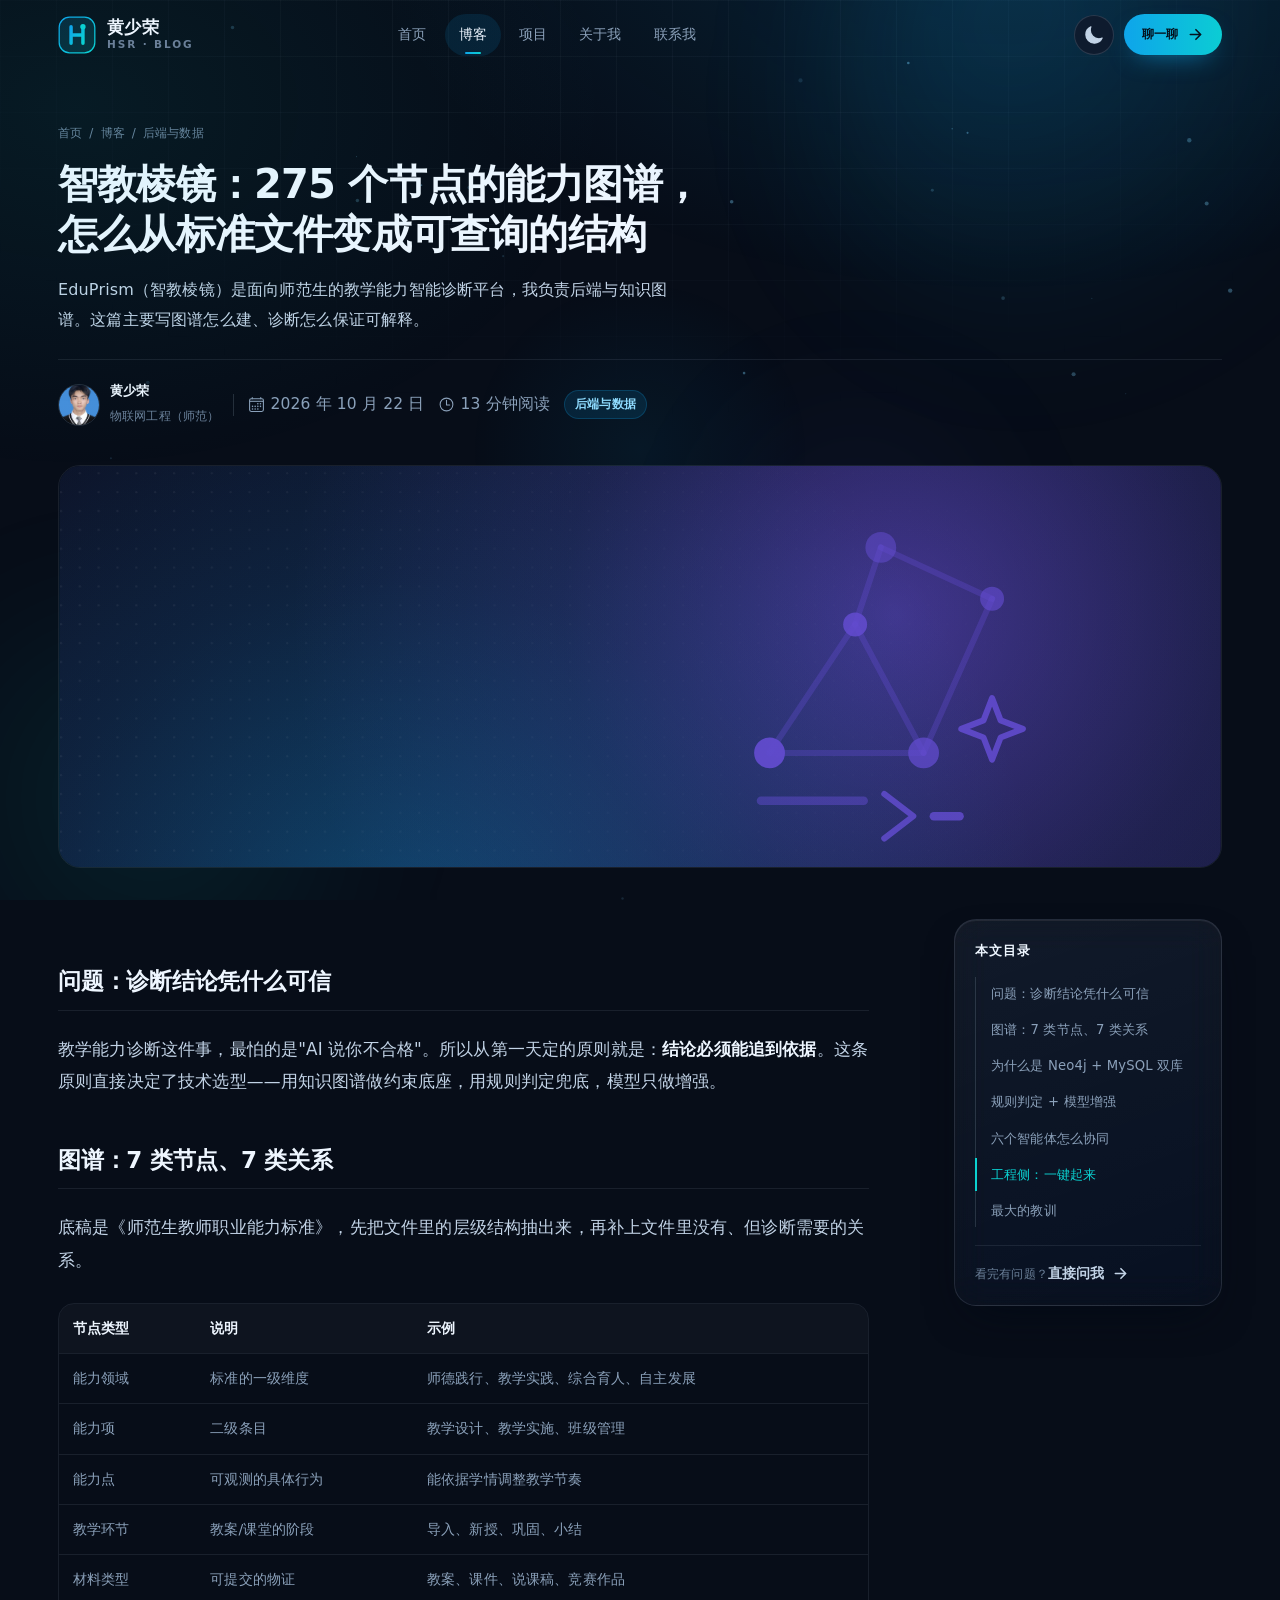
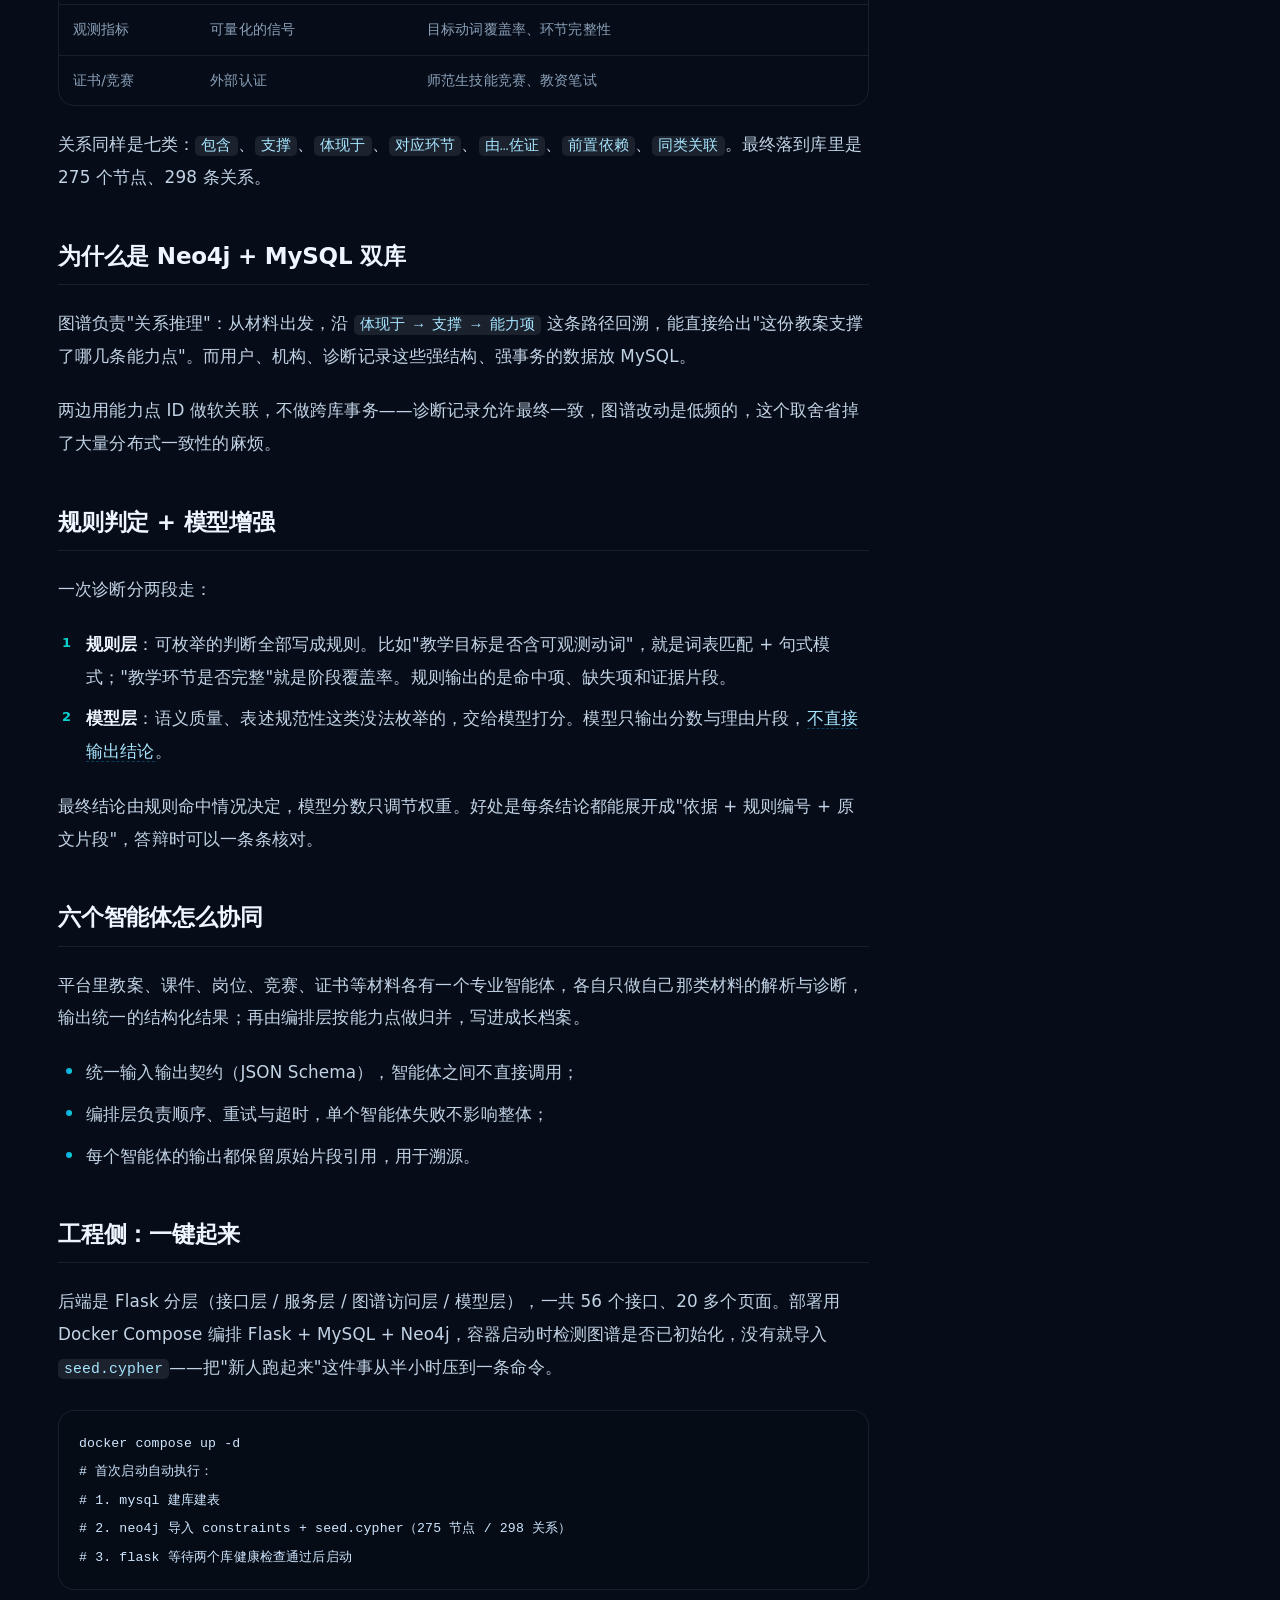
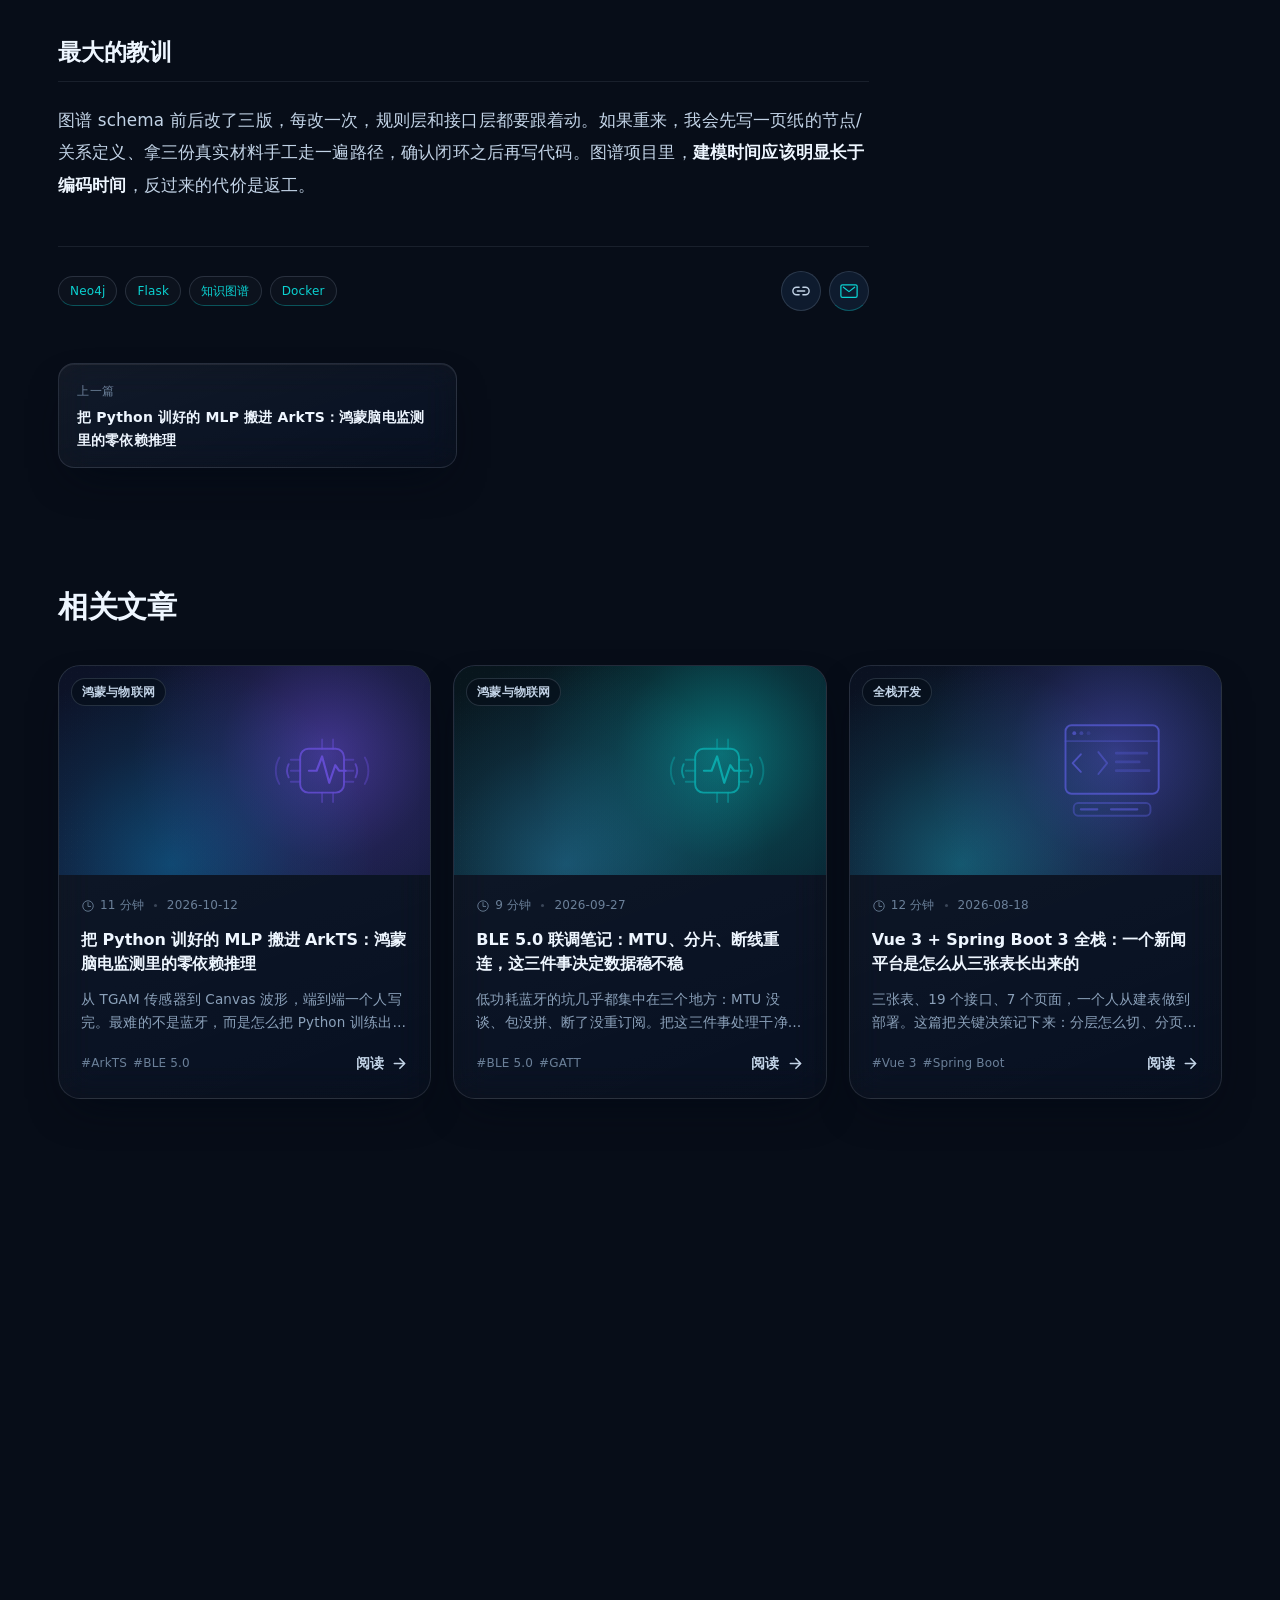
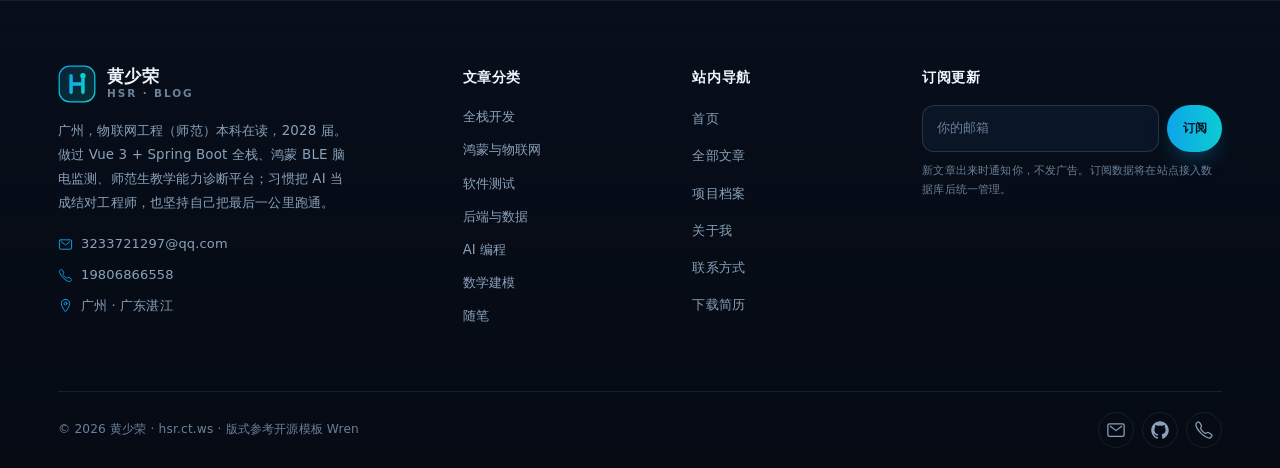
<file: posts/eduprism.html>
<!DOCTYPE html>
<html lang="zh-CN">
<head>
<meta charset="UTF-8">
<meta name="viewport" content="width=device-width, initial-scale=1">
<title>智教棱镜：275 个节点的能力图谱，怎么从标准文件变成可查询的结构 · 黄少荣的个人博客</title>
<meta name="description" content="把师范生教师职业能力标准拆成 7 类节点、7 类关系，做成 275 节点 / 298 关系的图谱，再用六个智能体在图上做诊断。踩得最狠的坑是 schema 没定就先写代码。">
<meta name="author" content="黄少荣">
<meta name="theme-color" content="#070d18">
<meta property="og:type" content="website">
<meta property="og:site_name" content="黄少荣 · hsr.ct.ws">
<meta property="og:title" content="智教棱镜：275 个节点的能力图谱，怎么从标准文件变成可查询的结构 · 黄少荣的个人博客">
<meta property="og:description" content="把师范生教师职业能力标准拆成 7 类节点、7 类关系，做成 275 节点 / 298 关系的图谱，再用六个智能体在图上做诊断。踩得最狠的坑是 schema 没定就先写代码。">
<meta property="og:locale" content="zh_CN">
<link rel="icon" href="../favicon.svg" type="image/svg+xml">
<link rel="apple-touch-icon" href="../assets/images/avatar.png">
<link rel="stylesheet" href="../assets/css/style.css">
</head>
<body>
<svg xmlns="http://www.w3.org/2000/svg" style="position:absolute;width:0;height:0;overflow:hidden" aria-hidden="true"><symbol id="i-arrow-forward-outline" viewBox="0 0 512 512"><path fill="none" stroke="currentColor" stroke-linecap="round" stroke-linejoin="round" stroke-width="48" d="M268 112l144 144-144 144M392 256H100"/></symbol>
<symbol id="i-arrow-up-outline" viewBox="0 0 512 512"><path fill="none" stroke="currentColor" stroke-linecap="round" stroke-linejoin="round" stroke-width="48" d="M112 244l144-144 144 144M256 120v292"/></symbol>
<symbol id="i-calendar-outline" viewBox="0 0 512 512"><rect fill="none" stroke="currentColor" stroke-linejoin="round" stroke-width="32" x="48" y="80" width="416" height="384" rx="48"/><circle cx="296" cy="232" r="24"/><circle cx="376" cy="232" r="24"/><circle cx="296" cy="312" r="24"/><circle cx="376" cy="312" r="24"/><circle cx="136" cy="312" r="24"/><circle cx="216" cy="312" r="24"/><circle cx="136" cy="392" r="24"/><circle cx="216" cy="392" r="24"/><circle cx="296" cy="392" r="24"/><path fill="none" stroke="currentColor" stroke-linejoin="round" stroke-width="32" stroke-linecap="round" d="M128 48v32M384 48v32"/><path fill="none" stroke="currentColor" stroke-linejoin="round" stroke-width="32" d="M464 160H48"/></symbol>
<symbol id="i-call-outline" viewBox="0 0 512 512"><path d="M451 374c-15.88-16-54.34-39.35-73-48.76-24.3-12.24-26.3-13.24-45.4.95-12.74 9.47-21.21 17.93-36.12 14.75s-47.31-21.11-75.68-49.39-47.34-61.62-50.53-76.48 5.41-23.23 14.79-36c13.22-18 12.22-21 .92-45.3-8.81-18.9-32.84-57-48.9-72.8C119.9 44 119.9 47 108.83 51.6A160.15 160.15 0 0083 65.37C67 76 58.12 84.83 51.91 98.1s-9 44.38 23.07 102.64 54.57 88.05 101.14 134.49S258.5 406.64 310.85 436c64.76 36.27 89.6 29.2 102.91 23s22.18-15 32.83-31a159.09 159.09 0 0013.8-25.8C465 391.17 468 391.17 451 374z" fill="none" stroke="currentColor" stroke-miterlimit="10" stroke-width="32"/></symbol>
<symbol id="i-close-outline" viewBox="0 0 512 512"><path fill="none" stroke="currentColor" stroke-linecap="round" stroke-linejoin="round" stroke-width="32" d="M368 368L144 144M368 144L144 368"/></symbol>
<symbol id="i-download-outline" viewBox="0 0 512 512"><path d="M336 176h40a40 40 0 0140 40v208a40 40 0 01-40 40H136a40 40 0 01-40-40V216a40 40 0 0140-40h40" fill="none" stroke="currentColor" stroke-linecap="round" stroke-linejoin="round" stroke-width="32"/><path fill="none" stroke="currentColor" stroke-linecap="round" stroke-linejoin="round" stroke-width="32" d="M176 272l80 80 80-80M256 48v288"/></symbol>
<symbol id="i-link-outline" viewBox="0 0 512 512"><path d="M208 352h-64a96 96 0 010-192h64M304 160h64a96 96 0 010 192h-64M163.29 256h187.42" fill="none" stroke="currentColor" stroke-linecap="round" stroke-linejoin="round" stroke-width="36"/></symbol>
<symbol id="i-location-outline" viewBox="0 0 512 512"><path d="M256 48c-79.5 0-144 61.39-144 137 0 87 96 224.87 131.25 272.49a15.77 15.77 0 0025.5 0C304 409.89 400 272.07 400 185c0-75.61-64.5-137-144-137z" fill="none" stroke="currentColor" stroke-linecap="round" stroke-linejoin="round" stroke-width="32"/><circle cx="256" cy="192" r="48" fill="none" stroke="currentColor" stroke-linecap="round" stroke-linejoin="round" stroke-width="32"/></symbol>
<symbol id="i-logo-github" viewBox="0 0 512 512"><path d="M256 32C132.3 32 32 134.9 32 261.7c0 101.5 64.2 187.5 153.2 217.9a17.56 17.56 0 003.8.4c8.3 0 11.5-6.1 11.5-11.4 0-5.5-.2-19.9-.3-39.1a102.4 102.4 0 01-22.6 2.7c-43.1 0-52.9-33.5-52.9-33.5-10.2-26.5-24.9-33.6-24.9-33.6-19.5-13.7-.1-14.1 1.4-14.1h.1c22.5 2 34.3 23.8 34.3 23.8 11.2 19.6 26.2 25.1 39.6 25.1a63 63 0 0025.6-6c2-14.8 7.8-24.9 14.2-30.7-49.7-5.8-102-25.5-102-113.5 0-25.1 8.7-45.6 23-61.6-2.3-5.8-10-29.2 2.2-60.8a18.64 18.64 0 015-.5c8.1 0 26.4 3.1 56.6 24.1a208.21 208.21 0 01112.2 0c30.2-21 48.5-24.1 56.6-24.1a18.64 18.64 0 015 .5c12.2 31.6 4.5 55 2.2 60.8 14.3 16.1 23 36.6 23 61.6 0 88.2-52.4 107.6-102.3 113.3 8 7.1 15.2 21.1 15.2 42.5 0 30.7-.3 55.5-.3 63 0 5.4 3.1 11.5 11.4 11.5a19.35 19.35 0 004-.4C415.9 449.2 480 363.1 480 261.7 480 134.9 379.7 32 256 32z"/></symbol>
<symbol id="i-mail-outline" viewBox="0 0 512 512"><rect x="48" y="96" width="416" height="320" rx="40" ry="40" fill="none" stroke="currentColor" stroke-linecap="round" stroke-linejoin="round" stroke-width="32"/><path fill="none" stroke="currentColor" stroke-linecap="round" stroke-linejoin="round" stroke-width="32" d="M112 160l144 112 144-112"/></symbol>
<symbol id="i-menu-outline" viewBox="0 0 512 512"><path fill="none" stroke="currentColor" stroke-linecap="round" stroke-miterlimit="10" stroke-width="32" d="M80 160h352M80 256h352M80 352h352"/></symbol>
<symbol id="i-paper-plane-outline" viewBox="0 0 512 512"><path d="M53.12 199.94l400-151.39a8 8 0 0110.33 10.33l-151.39 400a8 8 0 01-15-.34l-67.4-166.09a16 16 0 00-10.11-10.11L53.46 215a8 8 0 01-.34-15.06zM460 52L227 285" fill="none" stroke="currentColor" stroke-linecap="round" stroke-linejoin="round" stroke-width="32"/></symbol>
<symbol id="i-time-outline" viewBox="0 0 512 512"><path d="M256 64C150 64 64 150 64 256s86 192 192 192 192-86 192-192S362 64 256 64z" fill="none" stroke="currentColor" stroke-miterlimit="10" stroke-width="32"/><path fill="none" stroke="currentColor" stroke-linecap="round" stroke-linejoin="round" stroke-width="32" d="M256 128v144h96"/></symbol></svg>
<a class="skip-link" href="#main">跳到正文</a>

<header class="site-header" data-header>
  <div class="container header-inner">
    <a class="brand" href="../index.html" aria-label="黄少荣 · 首页">
      <img src="../assets/images/logo.svg" width="38" height="38" alt="">
      <span class="brand-name"><b>黄少荣</b><span>HSR · BLOG</span></span>
    </a>

    <nav class="nav" data-nav aria-label="主导航">
      <div class="nav-top">
        <a class="brand" href="../index.html">
          <img src="../assets/images/logo.svg" width="34" height="34" alt="">
          <span class="brand-name"><b>黄少荣</b><span>HSR · BLOG</span></span>
        </a>
        <button class="nav-toggle" type="button" data-nav-close aria-label="关闭菜单"><svg class="icon" aria-hidden="true" focusable="false"><use href="#i-close-outline"></use></svg></button>
      </div>
      <ul class="nav-list">
          <li><a class="nav-link" href="../index.html">首页</a></li>
          <li><a class="nav-link is-active" href="../blog.html">博客</a></li>
          <li><a class="nav-link" href="../projects.html">项目</a></li>
          <li><a class="nav-link" href="../about.html">关于我</a></li>
          <li><a class="nav-link" href="../contact.html">联系我</a></li>
      </ul>
      <div class="nav-foot">
        <a class="btn btn-primary btn-sm" href="../contact.html">聊聊合作 <svg class="icon icon--sm" aria-hidden="true" focusable="false"><use href="#i-arrow-forward-outline"></use></svg></a>
        <a class="btn btn-ghost btn-sm" href="../assets/files/huangshaorong-resume.pdf" download>下载简历 PDF <svg class="icon icon--sm" aria-hidden="true" focusable="false"><use href="#i-download-outline"></use></svg></a>
      </div>
    </nav>

    <div class="header-actions">
      <a class="btn btn-primary btn-sm" href="../contact.html">聊一聊 <svg class="icon icon--sm" aria-hidden="true" focusable="false"><use href="#i-arrow-forward-outline"></use></svg></a>
      <button class="nav-toggle" type="button" data-nav-toggle aria-label="打开菜单" aria-expanded="false"><svg class="icon" aria-hidden="true" focusable="false"><use href="#i-menu-outline"></use></svg></button>
    </div>
  </div>
</header>
<div class="nav-scrim" data-nav-scrim></div>

<div class="read-progress" data-progress></div>
<main id="main">
  <article>
    <header class="article-head">
      <div class="container">
        <nav class="crumbs" aria-label="面包屑">
          <a href="../index.html">首页</a><span>/</span>
          <a href="../blog.html">博客</a><span>/</span>
          <a href="../blog.html?cat=backend">后端与数据</a>
        </nav>
        <h1>智教棱镜：275 个节点的能力图谱，怎么从标准文件变成可查询的结构</h1>
        <p class="article-lead">EduPrism（智教棱镜）是面向师范生的教学能力智能诊断平台，我负责后端与知识图谱。这篇主要写图谱怎么建、诊断怎么保证可解释。</p>
        <div class="article-meta">
          <div class="author">
            <img src="../assets/images/portrait.jpg" width="42" height="42" alt="黄少荣">
            <div><b>黄少荣</b><span>物联网工程（师范）</span></div>
          </div>
          <span class="meta-sep"></span>
          <span class="card-meta__row"><svg class="icon icon--sm" aria-hidden="true" focusable="false"><use href="#i-calendar-outline"></use></svg>2026 年 10 月 22 日</span>
          <span class="card-meta__row"><svg class="icon icon--sm" aria-hidden="true" focusable="false"><use href="#i-time-outline"></use></svg>13 分钟阅读</span>
          <span class="badge">后端与数据</span>
        </div>
      </div>
      <div class="container">
        <figure class="article-cover">
          <img src="../assets/images/covers/eduprism.svg" alt="" width="1600" height="900">
        </figure>
      </div>
    </header>

    <div class="container article-layout">
      <div class="prose" data-article-body>

<h2>问题：诊断结论凭什么可信</h2>
<p>教学能力诊断这件事，最怕的是"AI 说你不合格"。所以从第一天定的原则就是：<strong>结论必须能追到依据</strong>。这条原则直接决定了技术选型——用知识图谱做约束底座，用规则判定兜底，模型只做增强。</p>

<h2>图谱：7 类节点、7 类关系</h2>
<p>底稿是《师范生教师职业能力标准》，先把文件里的层级结构抽出来，再补上文件里没有、但诊断需要的关系。</p>
<div class="table-wrap"><table>
<thead><tr><th>节点类型</th><th>说明</th><th>示例</th></tr></thead>
<tbody>
<tr><td>能力领域</td><td>标准的一级维度</td><td>师德践行、教学实践、综合育人、自主发展</td></tr>
<tr><td>能力项</td><td>二级条目</td><td>教学设计、教学实施、班级管理</td></tr>
<tr><td>能力点</td><td>可观测的具体行为</td><td>能依据学情调整教学节奏</td></tr>
<tr><td>教学环节</td><td>教案/课堂的阶段</td><td>导入、新授、巩固、小结</td></tr>
<tr><td>材料类型</td><td>可提交的物证</td><td>教案、课件、说课稿、竞赛作品</td></tr>
<tr><td>观测指标</td><td>可量化的信号</td><td>目标动词覆盖率、环节完整性</td></tr>
<tr><td>证书/竞赛</td><td>外部认证</td><td>师范生技能竞赛、教资笔试</td></tr>
</tbody>
</table></div>
<p>关系同样是七类：<code>包含</code>、<code>支撑</code>、<code>体现于</code>、<code>对应环节</code>、<code>由…佐证</code>、<code>前置依赖</code>、<code>同类关联</code>。最终落到库里是 275 个节点、298 条关系。</p>

<h2>为什么是 Neo4j + MySQL 双库</h2>
<p>图谱负责"关系推理"：从材料出发，沿 <code>体现于 → 支撑 → 能力项</code> 这条路径回溯，能直接给出"这份教案支撑了哪几条能力点"。而用户、机构、诊断记录这些强结构、强事务的数据放 MySQL。</p>
<p>两边用能力点 ID 做软关联，不做跨库事务——诊断记录允许最终一致，图谱改动是低频的，这个取舍省掉了大量分布式一致性的麻烦。</p>

<h2>规则判定 + 模型增强</h2>
<p>一次诊断分两段走：</p>
<ol>
  <li><strong>规则层</strong>：可枚举的判断全部写成规则。比如"教学目标是否含可观测动词"，就是词表匹配 + 句式模式；"教学环节是否完整"就是阶段覆盖率。规则输出的是命中项、缺失项和证据片段。</li>
  <li><strong>模型层</strong>：语义质量、表述规范性这类没法枚举的，交给模型打分。模型只输出分数与理由片段，<em>不直接输出结论</em>。</li>
</ol>
<p>最终结论由规则命中情况决定，模型分数只调节权重。好处是每条结论都能展开成"依据 + 规则编号 + 原文片段"，答辩时可以一条条核对。</p>

<h2>六个智能体怎么协同</h2>
<p>平台里教案、课件、岗位、竞赛、证书等材料各有一个专业智能体，各自只做自己那类材料的解析与诊断，输出统一的结构化结果；再由编排层按能力点做归并，写进成长档案。</p>
<ul>
  <li>统一输入输出契约（JSON Schema），智能体之间不直接调用；</li>
  <li>编排层负责顺序、重试与超时，单个智能体失败不影响整体；</li>
  <li>每个智能体的输出都保留原始片段引用，用于溯源。</li>
</ul>

<h2>工程侧：一键起来</h2>
<p>后端是 Flask 分层（接口层 / 服务层 / 图谱访问层 / 模型层），一共 56 个接口、20 多个页面。部署用 Docker Compose 编排 Flask + MySQL + Neo4j，容器启动时检测图谱是否已初始化，没有就导入 <code>seed.cypher</code>——把"新人跑起来"这件事从半小时压到一条命令。</p>
<pre><code>docker compose up -d
# 首次启动自动执行：
# 1. mysql 建库建表
# 2. neo4j 导入 constraints + seed.cypher（275 节点 / 298 关系）
# 3. flask 等待两个库健康检查通过后启动</code></pre>

<h2>最大的教训</h2>
<p>图谱 schema 前后改了三版，每改一次，规则层和接口层都要跟着动。如果重来，我会先写一页纸的节点/关系定义、拿三份真实材料手工走一遍路径，确认闭环之后再写代码。图谱项目里，<strong>建模时间应该明显长于编码时间</strong>，反过来的代价是返工。</p>

        <div class="article-foot">
          <div class="row">
            <div class="chip-list"><a class="chip" href="../blog.html?cat=backend">Neo4j</a><a class="chip" href="../blog.html?cat=backend">Flask</a><a class="chip" href="../blog.html?cat=backend">知识图谱</a><a class="chip" href="../blog.html?cat=backend">Docker</a></div>
            <div class="share-row">
              <button class="btn-icon" type="button" data-copy-link aria-label="复制本文链接"><svg class="icon" aria-hidden="true" focusable="false"><use href="#i-link-outline"></use></svg></button>
              <a class="btn-icon" href="mailto:3233721297@qq.com?subject=智教棱镜：275 个节点的能力图谱，怎么从标准文件变成可查询的结构" aria-label="邮件分享"><svg class="icon" aria-hidden="true" focusable="false"><use href="#i-mail-outline"></use></svg></a>
            </div>
          </div>
          <nav class="post-nav" aria-label="上一篇下一篇"><a href="../posts/harmony-eeg.html"><span>上一篇</span><b>把 Python 训好的 MLP 搬进 ArkTS：鸿蒙脑电监测里的零依赖推理</b></a></nav>
        </div>
      </div>

      <aside class="toc" data-toc>
        <p class="toc-title">本文目录</p>
        <ul class="toc-list" data-toc-list></ul>
        <div class="toc-cta">
          看完有问题？<a class="btn-link" href="../contact.html">直接问我 <svg class="icon icon--sm" aria-hidden="true" focusable="false"><use href="#i-arrow-forward-outline"></use></svg></a>
        </div>
      </aside>
    </div>
  </article>

  <section class="section section--tight">
    <div class="container">
      <div class="section-head"><div><h2 class="section-title">相关文章</h2></div></div>
      <div class="post-grid">
<article class="post-card" data-post data-cat="harmony" data-search-text="把 Python 训好的 MLP 搬进 ArkTS：鸿蒙脑电监测里的零依赖推理 从 TGAM 传感器到 Canvas 波形，端到端一个人写完。最难的不是蓝牙，而是怎么把 Python 训练出来的权重，装进一个不能装第三方库的 ArkTS 工程里。 ArkTS BLE 5.0 MLP Canvas 2D 鸿蒙与物联网" data-reveal style="--delay:0ms">
  <a class="card-banner img-holder" href="../posts/harmony-eeg.html" aria-label="把 Python 训好的 MLP 搬进 ArkTS：鸿蒙脑电监测里的零依赖推理">
    <img src="../assets/images/covers/harmony-eeg.svg" alt="" width="1600" height="900" loading="lazy">
    <span class="badge badge--on-image">鸿蒙与物联网</span>
  </a>
  <div class="card-body">
    <div class="card-meta">
      <span class="card-meta__row"><svg class="icon icon--sm" aria-hidden="true" focusable="false"><use href="#i-time-outline"></use></svg>11 分钟</span>
      <span class="dot-sep"></span>
      <time datetime="2026-10-12">2026-10-12</time>
    </div>
    <h3><a href="../posts/harmony-eeg.html">把 Python 训好的 MLP 搬进 ArkTS：鸿蒙脑电监测里的零依赖推理</a></h3>
    <p class="card-excerpt">从 TGAM 传感器到 Canvas 波形，端到端一个人写完。最难的不是蓝牙，而是怎么把 Python 训练出来的权重，装进一个不能装第三方库的 ArkTS 工程里。</p>
    <div class="card-foot">
      <div class="card-tags"><span>#ArkTS</span><span>#BLE 5.0</span></div>
      <a class="btn-link" href="../posts/harmony-eeg.html">阅读 <svg class="icon icon--sm" aria-hidden="true" focusable="false"><use href="#i-arrow-forward-outline"></use></svg></a>
    </div>
  </div>
</article>
<article class="post-card" data-post data-cat="harmony" data-search-text="BLE 5.0 联调笔记：MTU、分片、断线重连，这三件事决定数据稳不稳 低功耗蓝牙的坑几乎都集中在三个地方：MTU 没谈、包没拼、断了没重订阅。把这三件事处理干净，剩下的都是业务代码。 BLE 5.0 GATT 调试 鸿蒙与物联网" data-reveal style="--delay:60ms">
  <a class="card-banner img-holder" href="../posts/ble-gatt.html" aria-label="BLE 5.0 联调笔记：MTU、分片、断线重连，这三件事决定数据稳不稳">
    <img src="../assets/images/covers/ble-gatt.svg" alt="" width="1600" height="900" loading="lazy">
    <span class="badge badge--on-image">鸿蒙与物联网</span>
  </a>
  <div class="card-body">
    <div class="card-meta">
      <span class="card-meta__row"><svg class="icon icon--sm" aria-hidden="true" focusable="false"><use href="#i-time-outline"></use></svg>9 分钟</span>
      <span class="dot-sep"></span>
      <time datetime="2026-09-27">2026-09-27</time>
    </div>
    <h3><a href="../posts/ble-gatt.html">BLE 5.0 联调笔记：MTU、分片、断线重连，这三件事决定数据稳不稳</a></h3>
    <p class="card-excerpt">低功耗蓝牙的坑几乎都集中在三个地方：MTU 没谈、包没拼、断了没重订阅。把这三件事处理干净，剩下的都是业务代码。</p>
    <div class="card-foot">
      <div class="card-tags"><span>#BLE 5.0</span><span>#GATT</span></div>
      <a class="btn-link" href="../posts/ble-gatt.html">阅读 <svg class="icon icon--sm" aria-hidden="true" focusable="false"><use href="#i-arrow-forward-outline"></use></svg></a>
    </div>
  </div>
</article>
<article class="post-card" data-post data-cat="fullstack" data-search-text="Vue 3 + Spring Boot 3 全栈：一个新闻平台是怎么从三张表长出来的 三张表、19 个接口、7 个页面，一个人从建表做到部署。这篇把关键决策记下来：分层怎么切、分页怎么做、Token 怎么失效。 Vue 3 Spring Boot MyBatis JWT 全栈开发" data-reveal style="--delay:120ms">
  <a class="card-banner img-holder" href="../posts/news-platform.html" aria-label="Vue 3 + Spring Boot 3 全栈：一个新闻平台是怎么从三张表长出来的">
    <img src="../assets/images/covers/news-platform.svg" alt="" width="1600" height="900" loading="lazy">
    <span class="badge badge--on-image">全栈开发</span>
  </a>
  <div class="card-body">
    <div class="card-meta">
      <span class="card-meta__row"><svg class="icon icon--sm" aria-hidden="true" focusable="false"><use href="#i-time-outline"></use></svg>12 分钟</span>
      <span class="dot-sep"></span>
      <time datetime="2026-08-18">2026-08-18</time>
    </div>
    <h3><a href="../posts/news-platform.html">Vue 3 + Spring Boot 3 全栈：一个新闻平台是怎么从三张表长出来的</a></h3>
    <p class="card-excerpt">三张表、19 个接口、7 个页面，一个人从建表做到部署。这篇把关键决策记下来：分层怎么切、分页怎么做、Token 怎么失效。</p>
    <div class="card-foot">
      <div class="card-tags"><span>#Vue 3</span><span>#Spring Boot</span></div>
      <a class="btn-link" href="../posts/news-platform.html">阅读 <svg class="icon icon--sm" aria-hidden="true" focusable="false"><use href="#i-arrow-forward-outline"></use></svg></a>
    </div>
  </div>
</article>
      </div>
    </div>
  </section>

  <section class="section section--tight">
  <div class="container">
    <div class="cta-band" data-reveal>
      <h2>有项目、有岗位，或者只是想聊聊技术？</h2>
      <p>实习、项目合作、技术讨论都欢迎。邮件通常一天内回复，急事直接打电话。</p>
      <div class="actions">
        <a class="btn btn-primary" href="../contact.html">发消息给我 <svg class="icon icon--sm" aria-hidden="true" focusable="false"><use href="#i-paper-plane-outline"></use></svg></a>
        <a class="btn btn-ghost" href="../assets/files/huangshaorong-resume.pdf" download><svg class="icon icon--sm" aria-hidden="true" focusable="false"><use href="#i-download-outline"></use></svg> 下载简历 PDF</a>
      </div>
    </div>
  </div>
</section>
</main>

<footer class="site-footer">
  <div class="container">
    <div class="footer-top">
      <div class="footer-brand">
        <a class="brand" href="../index.html">
          <img src="../assets/images/logo.svg" width="38" height="38" alt="">
          <span class="brand-name"><b>黄少荣</b><span>HSR · BLOG</span></span>
        </a>
        <p>广州，物联网工程（师范）本科在读，2028 届。做过 Vue 3 + Spring Boot 全栈、鸿蒙 BLE 脑电监测、师范生教学能力诊断平台；习惯把 AI 当成结对工程师，也坚持自己把最后一公里跑通。</p>
        <div class="footer-contact">
          <a href="mailto:3233721297@qq.com"><svg class="icon" aria-hidden="true" focusable="false"><use href="#i-mail-outline"></use></svg>3233721297@qq.com</a>
          <a href="tel:19806866558"><svg class="icon" aria-hidden="true" focusable="false"><use href="#i-call-outline"></use></svg>19806866558</a>
          <span><svg class="icon" aria-hidden="true" focusable="false"><use href="#i-location-outline"></use></svg>广州 · 广东湛江</span>
        </div>
      </div>

      <div class="footer-col">
        <h2>文章分类</h2>
        <ul class="footer-links"><a href="../blog.html?cat=fullstack">全栈开发</a><a href="../blog.html?cat=harmony">鸿蒙与物联网</a><a href="../blog.html?cat=testing">软件测试</a><a href="../blog.html?cat=backend">后端与数据</a><a href="../blog.html?cat=ai">AI 编程</a><a href="../blog.html?cat=modeling">数学建模</a><a href="../blog.html?cat=essay">随笔</a></ul>
      </div>

      <div class="footer-col">
        <h2>站内导航</h2>
        <ul class="footer-links">
          <li><a href="../index.html">首页</a></li>
          <li><a href="../blog.html">全部文章</a></li>
          <li><a href="../projects.html">项目档案</a></li>
          <li><a href="../about.html">关于我</a></li>
          <li><a href="../contact.html">联系方式</a></li>
          <li><a href="../assets/files/huangshaorong-resume.pdf" download>下载简历</a></li>
        </ul>
      </div>

      <div class="footer-col">
        <h2>订阅更新</h2>
        <form class="subscribe" data-subscribe novalidate>
          <div class="row">
            <input type="email" name="email" placeholder="你的邮箱" autocomplete="email" aria-label="你的邮箱">
            <button class="btn btn-primary btn-sm" type="submit">订阅</button>
          </div>
          <small>新文章出来时通知你，不发广告。订阅数据将在站点接入数据库后统一管理。</small>
        </form>
      </div>
    </div>

    <div class="footer-bottom">
      <p>© <span data-year>2026</span> 黄少荣 · hsr.ct.ws · 版式参考开源模板 Wren</p>
      <ul class="socials">
        <li><a class="social-link" href="mailto:3233721297@qq.com" aria-label="邮件"><svg class="icon" aria-hidden="true" focusable="false"><use href="#i-mail-outline"></use></svg></a></li>
        <li><a class="social-link" href="#" data-github aria-label="GitHub" target="_blank" rel="noopener"><svg class="icon" aria-hidden="true" focusable="false"><use href="#i-logo-github"></use></svg></a></li>
        <li><a class="social-link" href="tel:19806866558" aria-label="电话"><svg class="icon" aria-hidden="true" focusable="false"><use href="#i-call-outline"></use></svg></a></li>
      </ul>
    </div>
  </div>
</footer>

<a class="to-top" href="#main" data-to-top aria-label="回到顶部"><svg class="icon" aria-hidden="true" focusable="false"><use href="#i-arrow-up-outline"></use></svg></a>
<script src="../assets/js/site.js"></script>
</body>
</html>
</file>
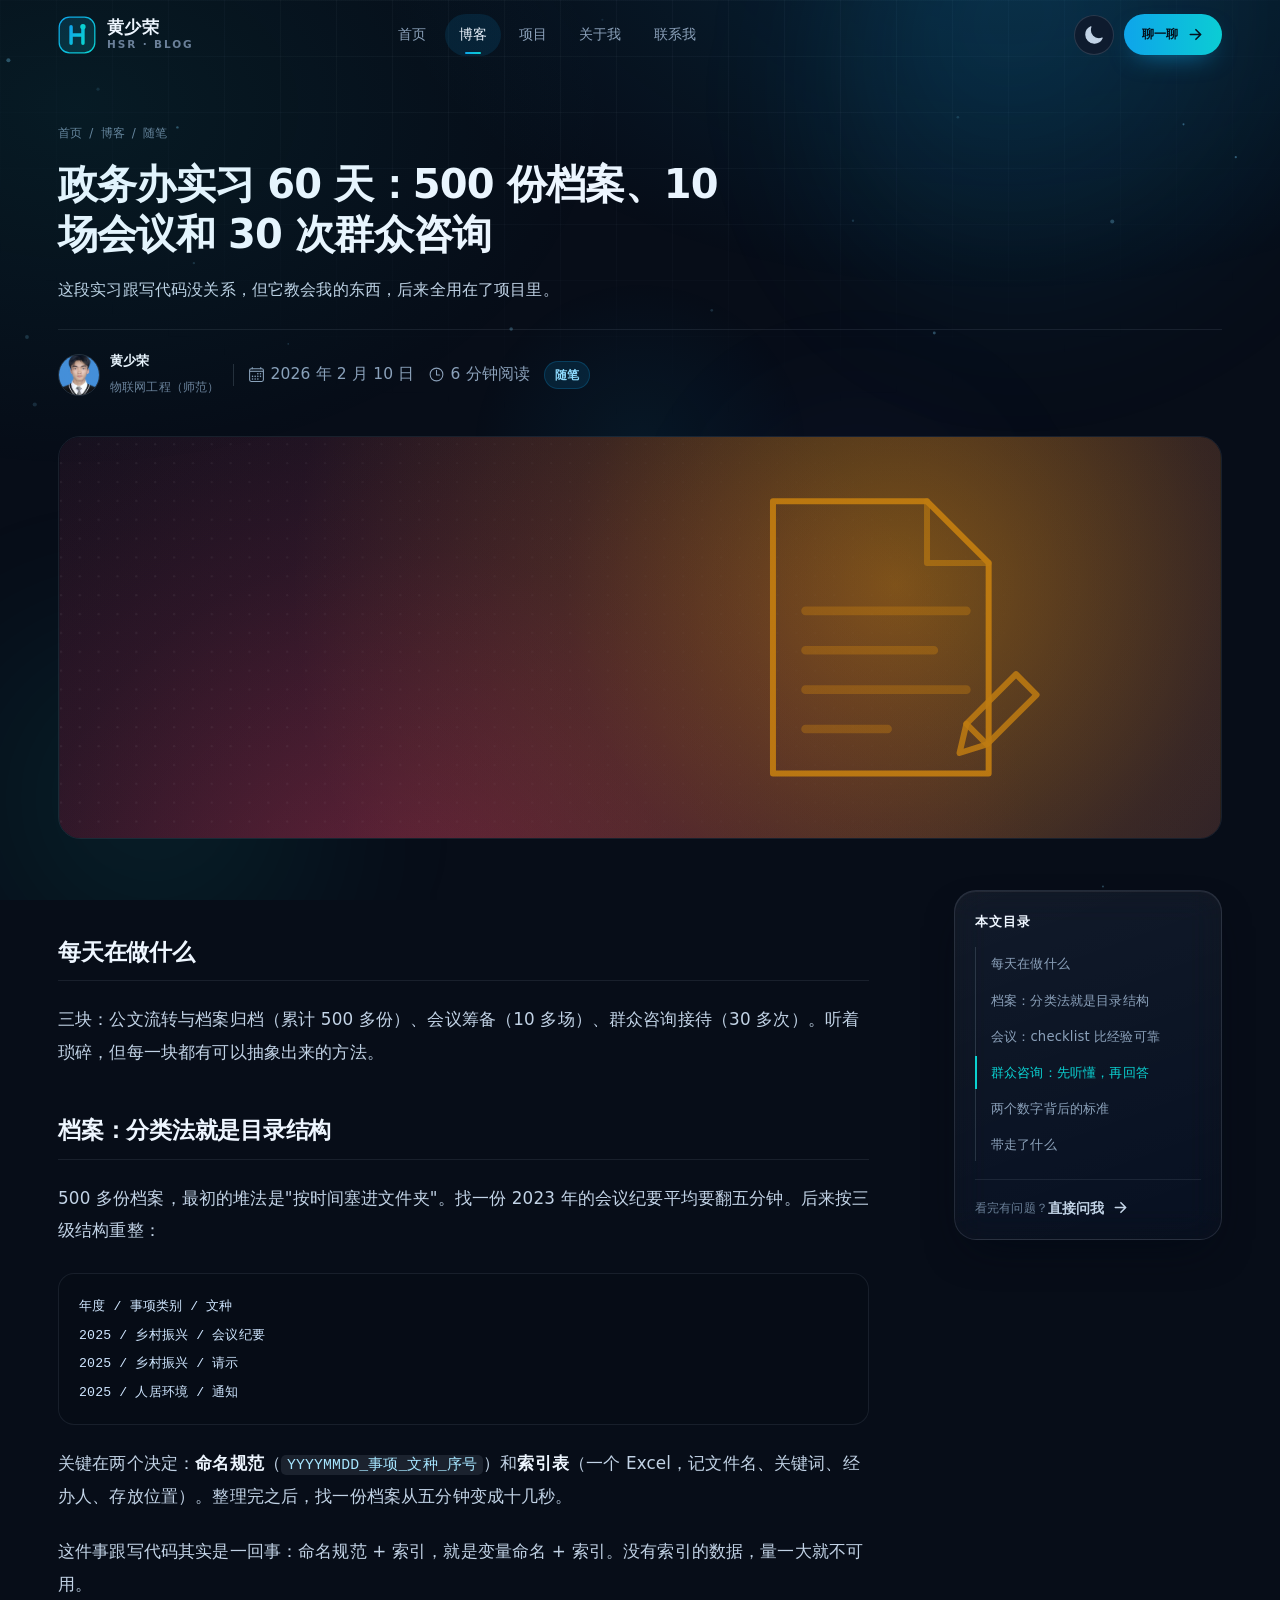
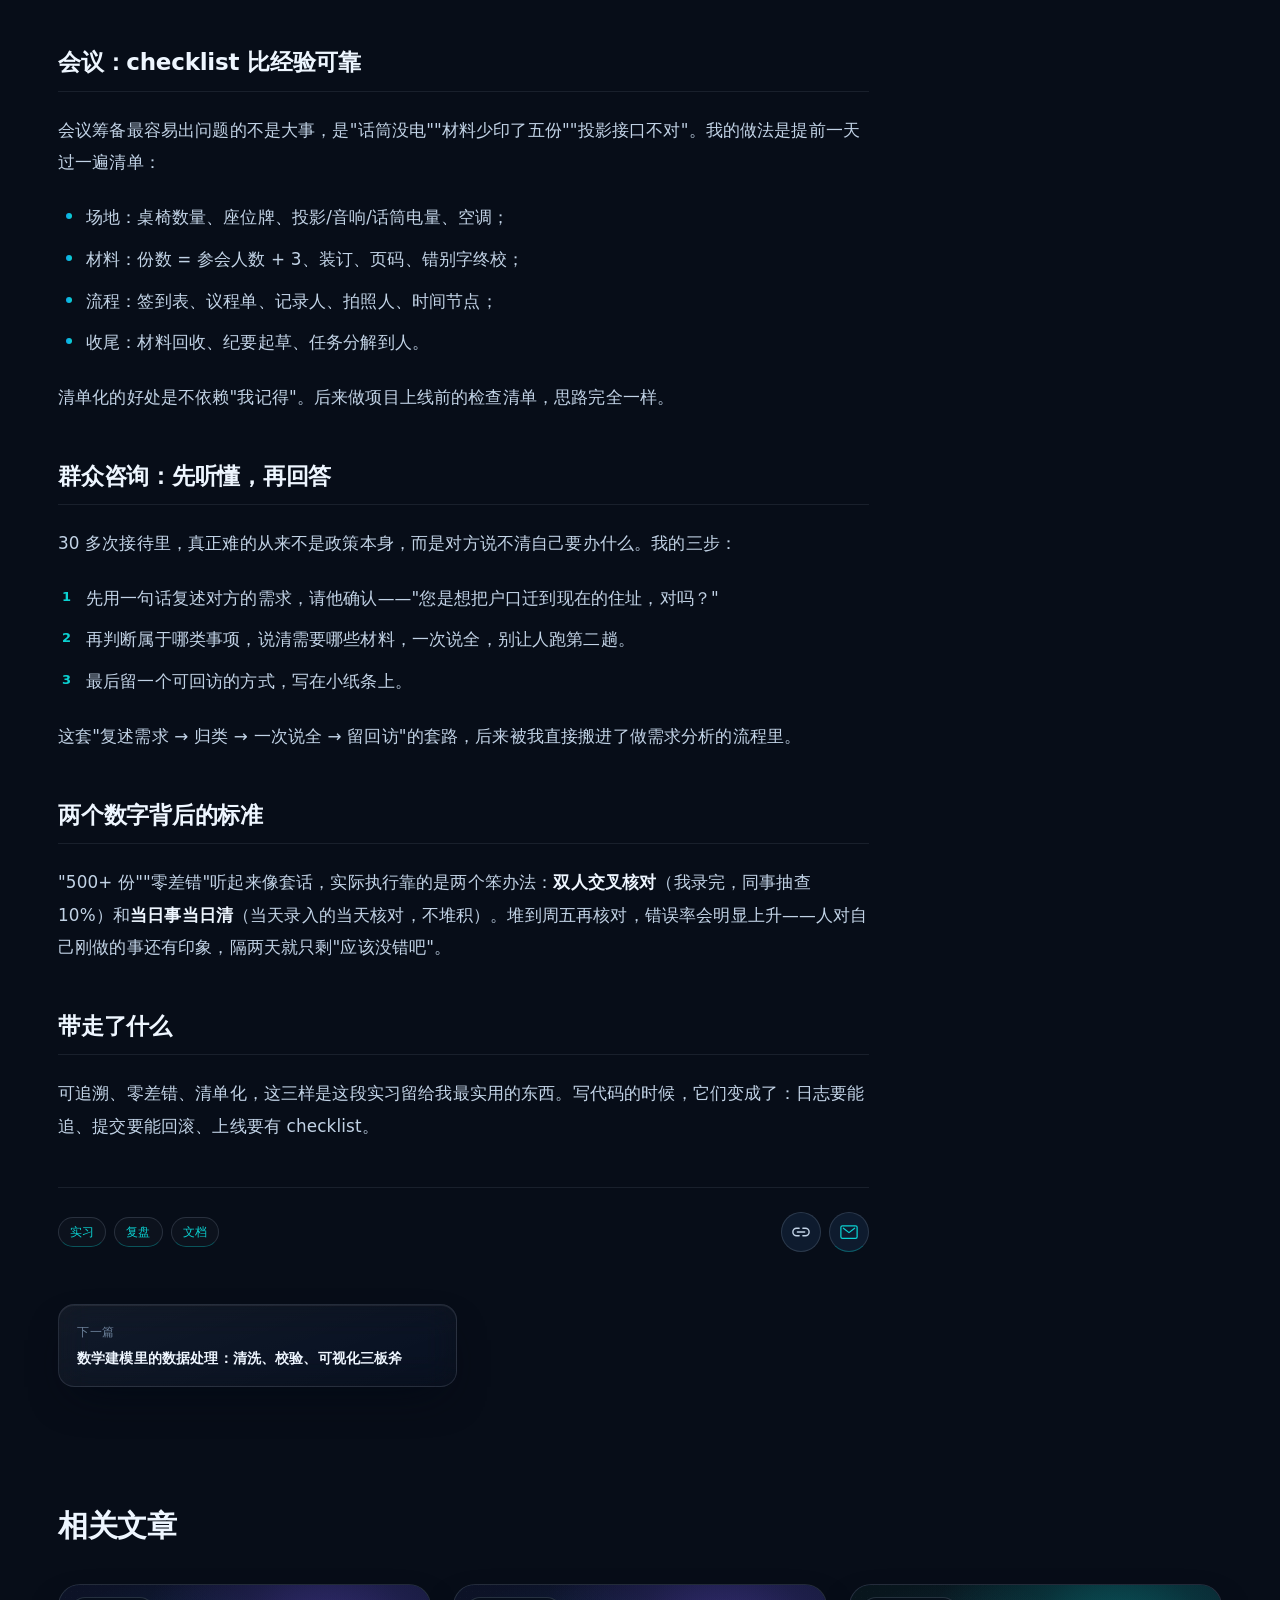
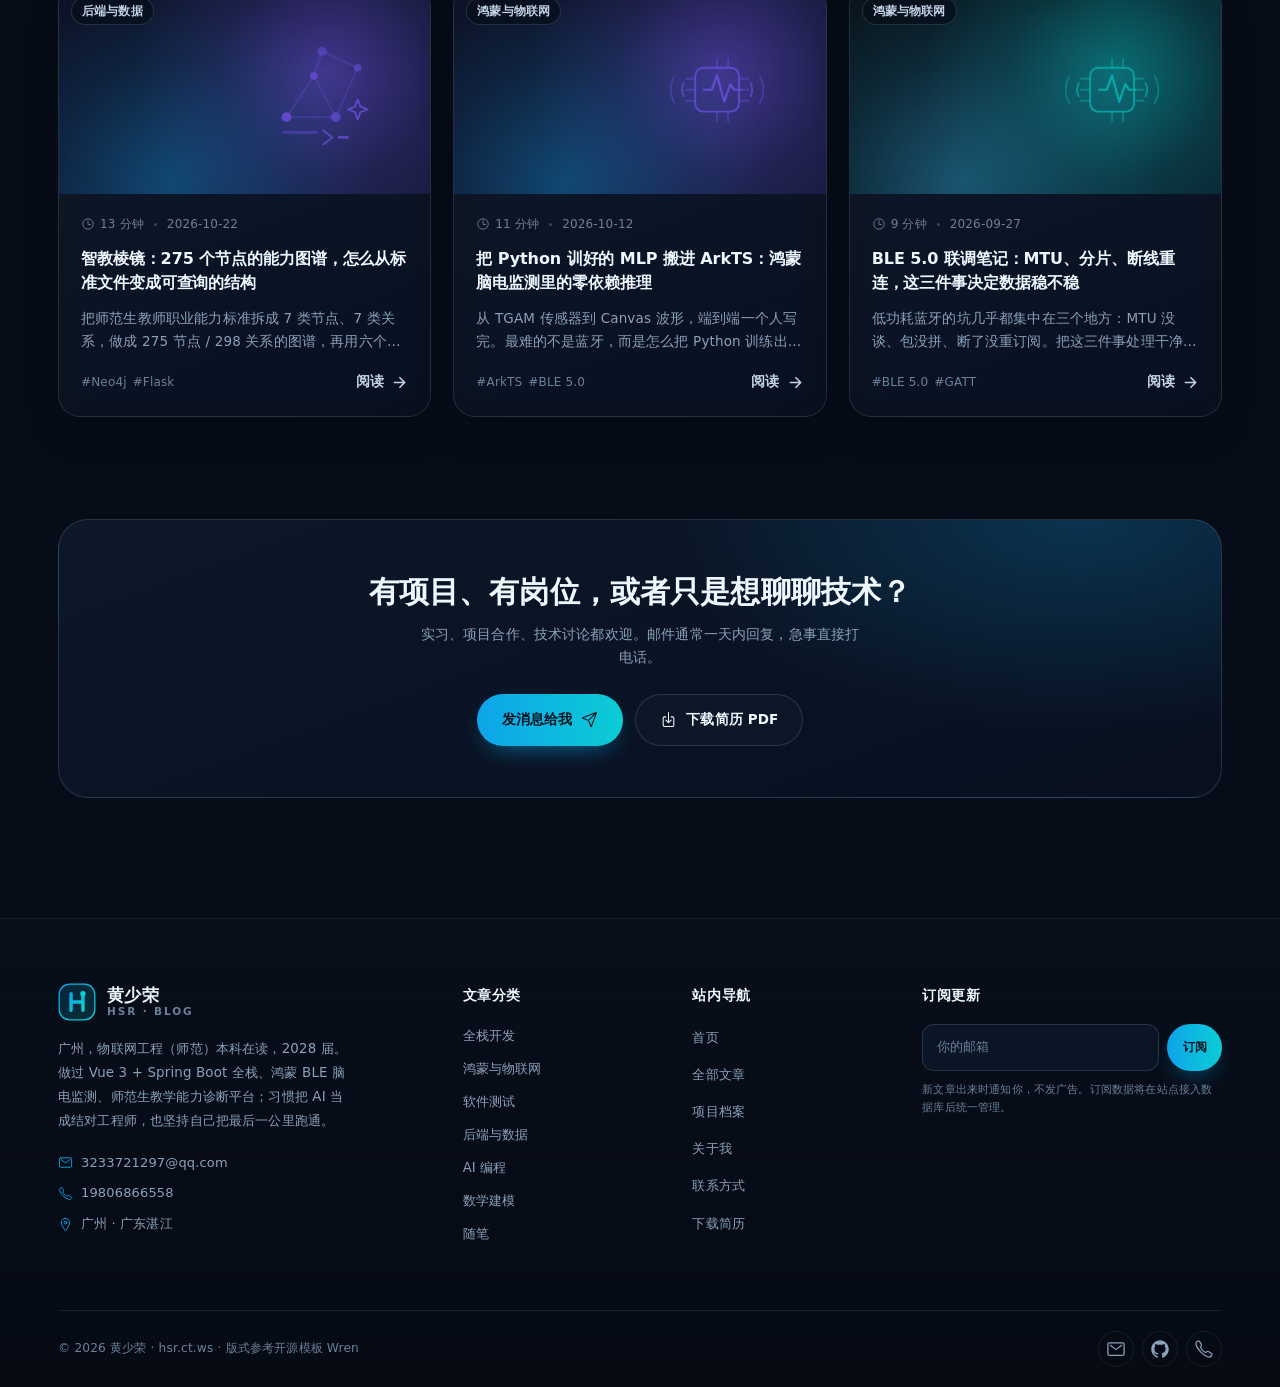
<file: posts/gov-internship.html>
<!DOCTYPE html>
<html lang="zh-CN">
<head>
<meta charset="UTF-8">
<meta name="viewport" content="width=device-width, initial-scale=1">
<title>政务办实习 60 天：500 份档案、10 场会议和 30 次群众咨询 · 黄少荣的个人博客</title>
<meta name="description" content="在家乡政府党政办公室做政务助理的一个假期。整理档案、筹备会议、接待咨询——三件听起来很“文”的事，其实全是工程问题。">
<meta name="author" content="黄少荣">
<meta name="theme-color" content="#070d18">
<meta property="og:type" content="website">
<meta property="og:site_name" content="黄少荣 · hsr.ct.ws">
<meta property="og:title" content="政务办实习 60 天：500 份档案、10 场会议和 30 次群众咨询 · 黄少荣的个人博客">
<meta property="og:description" content="在家乡政府党政办公室做政务助理的一个假期。整理档案、筹备会议、接待咨询——三件听起来很“文”的事，其实全是工程问题。">
<meta property="og:locale" content="zh_CN">
<link rel="icon" href="../favicon.svg" type="image/svg+xml">
<link rel="apple-touch-icon" href="../assets/images/avatar.png">
<link rel="stylesheet" href="../assets/css/style.css">
</head>
<body>
<svg xmlns="http://www.w3.org/2000/svg" style="position:absolute;width:0;height:0;overflow:hidden" aria-hidden="true"><symbol id="i-arrow-forward-outline" viewBox="0 0 512 512"><path fill="none" stroke="currentColor" stroke-linecap="round" stroke-linejoin="round" stroke-width="48" d="M268 112l144 144-144 144M392 256H100"/></symbol>
<symbol id="i-arrow-up-outline" viewBox="0 0 512 512"><path fill="none" stroke="currentColor" stroke-linecap="round" stroke-linejoin="round" stroke-width="48" d="M112 244l144-144 144 144M256 120v292"/></symbol>
<symbol id="i-calendar-outline" viewBox="0 0 512 512"><rect fill="none" stroke="currentColor" stroke-linejoin="round" stroke-width="32" x="48" y="80" width="416" height="384" rx="48"/><circle cx="296" cy="232" r="24"/><circle cx="376" cy="232" r="24"/><circle cx="296" cy="312" r="24"/><circle cx="376" cy="312" r="24"/><circle cx="136" cy="312" r="24"/><circle cx="216" cy="312" r="24"/><circle cx="136" cy="392" r="24"/><circle cx="216" cy="392" r="24"/><circle cx="296" cy="392" r="24"/><path fill="none" stroke="currentColor" stroke-linejoin="round" stroke-width="32" stroke-linecap="round" d="M128 48v32M384 48v32"/><path fill="none" stroke="currentColor" stroke-linejoin="round" stroke-width="32" d="M464 160H48"/></symbol>
<symbol id="i-call-outline" viewBox="0 0 512 512"><path d="M451 374c-15.88-16-54.34-39.35-73-48.76-24.3-12.24-26.3-13.24-45.4.95-12.74 9.47-21.21 17.93-36.12 14.75s-47.31-21.11-75.68-49.39-47.34-61.62-50.53-76.48 5.41-23.23 14.79-36c13.22-18 12.22-21 .92-45.3-8.81-18.9-32.84-57-48.9-72.8C119.9 44 119.9 47 108.83 51.6A160.15 160.15 0 0083 65.37C67 76 58.12 84.83 51.91 98.1s-9 44.38 23.07 102.64 54.57 88.05 101.14 134.49S258.5 406.64 310.85 436c64.76 36.27 89.6 29.2 102.91 23s22.18-15 32.83-31a159.09 159.09 0 0013.8-25.8C465 391.17 468 391.17 451 374z" fill="none" stroke="currentColor" stroke-miterlimit="10" stroke-width="32"/></symbol>
<symbol id="i-close-outline" viewBox="0 0 512 512"><path fill="none" stroke="currentColor" stroke-linecap="round" stroke-linejoin="round" stroke-width="32" d="M368 368L144 144M368 144L144 368"/></symbol>
<symbol id="i-download-outline" viewBox="0 0 512 512"><path d="M336 176h40a40 40 0 0140 40v208a40 40 0 01-40 40H136a40 40 0 01-40-40V216a40 40 0 0140-40h40" fill="none" stroke="currentColor" stroke-linecap="round" stroke-linejoin="round" stroke-width="32"/><path fill="none" stroke="currentColor" stroke-linecap="round" stroke-linejoin="round" stroke-width="32" d="M176 272l80 80 80-80M256 48v288"/></symbol>
<symbol id="i-link-outline" viewBox="0 0 512 512"><path d="M208 352h-64a96 96 0 010-192h64M304 160h64a96 96 0 010 192h-64M163.29 256h187.42" fill="none" stroke="currentColor" stroke-linecap="round" stroke-linejoin="round" stroke-width="36"/></symbol>
<symbol id="i-location-outline" viewBox="0 0 512 512"><path d="M256 48c-79.5 0-144 61.39-144 137 0 87 96 224.87 131.25 272.49a15.77 15.77 0 0025.5 0C304 409.89 400 272.07 400 185c0-75.61-64.5-137-144-137z" fill="none" stroke="currentColor" stroke-linecap="round" stroke-linejoin="round" stroke-width="32"/><circle cx="256" cy="192" r="48" fill="none" stroke="currentColor" stroke-linecap="round" stroke-linejoin="round" stroke-width="32"/></symbol>
<symbol id="i-logo-github" viewBox="0 0 512 512"><path d="M256 32C132.3 32 32 134.9 32 261.7c0 101.5 64.2 187.5 153.2 217.9a17.56 17.56 0 003.8.4c8.3 0 11.5-6.1 11.5-11.4 0-5.5-.2-19.9-.3-39.1a102.4 102.4 0 01-22.6 2.7c-43.1 0-52.9-33.5-52.9-33.5-10.2-26.5-24.9-33.6-24.9-33.6-19.5-13.7-.1-14.1 1.4-14.1h.1c22.5 2 34.3 23.8 34.3 23.8 11.2 19.6 26.2 25.1 39.6 25.1a63 63 0 0025.6-6c2-14.8 7.8-24.9 14.2-30.7-49.7-5.8-102-25.5-102-113.5 0-25.1 8.7-45.6 23-61.6-2.3-5.8-10-29.2 2.2-60.8a18.64 18.64 0 015-.5c8.1 0 26.4 3.1 56.6 24.1a208.21 208.21 0 01112.2 0c30.2-21 48.5-24.1 56.6-24.1a18.64 18.64 0 015 .5c12.2 31.6 4.5 55 2.2 60.8 14.3 16.1 23 36.6 23 61.6 0 88.2-52.4 107.6-102.3 113.3 8 7.1 15.2 21.1 15.2 42.5 0 30.7-.3 55.5-.3 63 0 5.4 3.1 11.5 11.4 11.5a19.35 19.35 0 004-.4C415.9 449.2 480 363.1 480 261.7 480 134.9 379.7 32 256 32z"/></symbol>
<symbol id="i-mail-outline" viewBox="0 0 512 512"><rect x="48" y="96" width="416" height="320" rx="40" ry="40" fill="none" stroke="currentColor" stroke-linecap="round" stroke-linejoin="round" stroke-width="32"/><path fill="none" stroke="currentColor" stroke-linecap="round" stroke-linejoin="round" stroke-width="32" d="M112 160l144 112 144-112"/></symbol>
<symbol id="i-menu-outline" viewBox="0 0 512 512"><path fill="none" stroke="currentColor" stroke-linecap="round" stroke-miterlimit="10" stroke-width="32" d="M80 160h352M80 256h352M80 352h352"/></symbol>
<symbol id="i-paper-plane-outline" viewBox="0 0 512 512"><path d="M53.12 199.94l400-151.39a8 8 0 0110.33 10.33l-151.39 400a8 8 0 01-15-.34l-67.4-166.09a16 16 0 00-10.11-10.11L53.46 215a8 8 0 01-.34-15.06zM460 52L227 285" fill="none" stroke="currentColor" stroke-linecap="round" stroke-linejoin="round" stroke-width="32"/></symbol>
<symbol id="i-time-outline" viewBox="0 0 512 512"><path d="M256 64C150 64 64 150 64 256s86 192 192 192 192-86 192-192S362 64 256 64z" fill="none" stroke="currentColor" stroke-miterlimit="10" stroke-width="32"/><path fill="none" stroke="currentColor" stroke-linecap="round" stroke-linejoin="round" stroke-width="32" d="M256 128v144h96"/></symbol></svg>
<a class="skip-link" href="#main">跳到正文</a>

<header class="site-header" data-header>
  <div class="container header-inner">
    <a class="brand" href="../index.html" aria-label="黄少荣 · 首页">
      <img src="../assets/images/logo.svg" width="38" height="38" alt="">
      <span class="brand-name"><b>黄少荣</b><span>HSR · BLOG</span></span>
    </a>

    <nav class="nav" data-nav aria-label="主导航">
      <div class="nav-top">
        <a class="brand" href="../index.html">
          <img src="../assets/images/logo.svg" width="34" height="34" alt="">
          <span class="brand-name"><b>黄少荣</b><span>HSR · BLOG</span></span>
        </a>
        <button class="nav-toggle" type="button" data-nav-close aria-label="关闭菜单"><svg class="icon" aria-hidden="true" focusable="false"><use href="#i-close-outline"></use></svg></button>
      </div>
      <ul class="nav-list">
          <li><a class="nav-link" href="../index.html">首页</a></li>
          <li><a class="nav-link is-active" href="../blog.html">博客</a></li>
          <li><a class="nav-link" href="../projects.html">项目</a></li>
          <li><a class="nav-link" href="../about.html">关于我</a></li>
          <li><a class="nav-link" href="../contact.html">联系我</a></li>
      </ul>
      <div class="nav-foot">
        <a class="btn btn-primary btn-sm" href="../contact.html">聊聊合作 <svg class="icon icon--sm" aria-hidden="true" focusable="false"><use href="#i-arrow-forward-outline"></use></svg></a>
        <a class="btn btn-ghost btn-sm" href="../assets/files/huangshaorong-resume.pdf" download>下载简历 PDF <svg class="icon icon--sm" aria-hidden="true" focusable="false"><use href="#i-download-outline"></use></svg></a>
      </div>
    </nav>

    <div class="header-actions">
      <a class="btn btn-primary btn-sm" href="../contact.html">聊一聊 <svg class="icon icon--sm" aria-hidden="true" focusable="false"><use href="#i-arrow-forward-outline"></use></svg></a>
      <button class="nav-toggle" type="button" data-nav-toggle aria-label="打开菜单" aria-expanded="false"><svg class="icon" aria-hidden="true" focusable="false"><use href="#i-menu-outline"></use></svg></button>
    </div>
  </div>
</header>
<div class="nav-scrim" data-nav-scrim></div>

<div class="read-progress" data-progress></div>
<main id="main">
  <article>
    <header class="article-head">
      <div class="container">
        <nav class="crumbs" aria-label="面包屑">
          <a href="../index.html">首页</a><span>/</span>
          <a href="../blog.html">博客</a><span>/</span>
          <a href="../blog.html?cat=essay">随笔</a>
        </nav>
        <h1>政务办实习 60 天：500 份档案、10 场会议和 30 次群众咨询</h1>
        <p class="article-lead">这段实习跟写代码没关系，但它教会我的东西，后来全用在了项目里。</p>
        <div class="article-meta">
          <div class="author">
            <img src="../assets/images/portrait.jpg" width="42" height="42" alt="黄少荣">
            <div><b>黄少荣</b><span>物联网工程（师范）</span></div>
          </div>
          <span class="meta-sep"></span>
          <span class="card-meta__row"><svg class="icon icon--sm" aria-hidden="true" focusable="false"><use href="#i-calendar-outline"></use></svg>2026 年 2 月 10 日</span>
          <span class="card-meta__row"><svg class="icon icon--sm" aria-hidden="true" focusable="false"><use href="#i-time-outline"></use></svg>6 分钟阅读</span>
          <span class="badge">随笔</span>
        </div>
      </div>
      <div class="container">
        <figure class="article-cover">
          <img src="../assets/images/covers/gov-internship.svg" alt="" width="1600" height="900">
        </figure>
      </div>
    </header>

    <div class="container article-layout">
      <div class="prose" data-article-body>

<h2>每天在做什么</h2>
<p>三块：公文流转与档案归档（累计 500 多份）、会议筹备（10 多场）、群众咨询接待（30 多次）。听着琐碎，但每一块都有可以抽象出来的方法。</p>

<h2>档案：分类法就是目录结构</h2>
<p>500 多份档案，最初的堆法是"按时间塞进文件夹"。找一份 2023 年的会议纪要平均要翻五分钟。后来按三级结构重整：</p>
<pre><code>年度 / 事项类别 / 文种
2025 / 乡村振兴 / 会议纪要
2025 / 乡村振兴 / 请示
2025 / 人居环境 / 通知</code></pre>
<p>关键在两个决定：<strong>命名规范</strong>（<code>YYYYMMDD_事项_文种_序号</code>）和<strong>索引表</strong>（一个 Excel，记文件名、关键词、经办人、存放位置）。整理完之后，找一份档案从五分钟变成十几秒。</p>
<p>这件事跟写代码其实是一回事：命名规范 + 索引，就是变量命名 + 索引。没有索引的数据，量一大就不可用。</p>

<h2>会议：checklist 比经验可靠</h2>
<p>会议筹备最容易出问题的不是大事，是"话筒没电""材料少印了五份""投影接口不对"。我的做法是提前一天过一遍清单：</p>
<ul>
  <li>场地：桌椅数量、座位牌、投影/音响/话筒电量、空调；</li>
  <li>材料：份数 = 参会人数 + 3、装订、页码、错别字终校；</li>
  <li>流程：签到表、议程单、记录人、拍照人、时间节点；</li>
  <li>收尾：材料回收、纪要起草、任务分解到人。</li>
</ul>
<p>清单化的好处是不依赖"我记得"。后来做项目上线前的检查清单，思路完全一样。</p>

<h2>群众咨询：先听懂，再回答</h2>
<p>30 多次接待里，真正难的从来不是政策本身，而是对方说不清自己要办什么。我的三步：</p>
<ol>
  <li>先用一句话复述对方的需求，请他确认——"您是想把户口迁到现在的住址，对吗？"</li>
  <li>再判断属于哪类事项，说清需要哪些材料，一次说全，别让人跑第二趟。</li>
  <li>最后留一个可回访的方式，写在小纸条上。</li>
</ol>
<p>这套"复述需求 → 归类 → 一次说全 → 留回访"的套路，后来被我直接搬进了做需求分析的流程里。</p>

<h2>两个数字背后的标准</h2>
<p>"500+ 份""零差错"听起来像套话，实际执行靠的是两个笨办法：<strong>双人交叉核对</strong>（我录完，同事抽查 10%）和<strong>当日事当日清</strong>（当天录入的当天核对，不堆积）。堆到周五再核对，错误率会明显上升——人对自己刚做的事还有印象，隔两天就只剩"应该没错吧"。</p>

<h2>带走了什么</h2>
<p>可追溯、零差错、清单化，这三样是这段实习留给我最实用的东西。写代码的时候，它们变成了：日志要能追、提交要能回滚、上线要有 checklist。</p>

        <div class="article-foot">
          <div class="row">
            <div class="chip-list"><a class="chip" href="../blog.html?cat=essay">实习</a><a class="chip" href="../blog.html?cat=essay">复盘</a><a class="chip" href="../blog.html?cat=essay">文档</a></div>
            <div class="share-row">
              <button class="btn-icon" type="button" data-copy-link aria-label="复制本文链接"><svg class="icon" aria-hidden="true" focusable="false"><use href="#i-link-outline"></use></svg></button>
              <a class="btn-icon" href="mailto:3233721297@qq.com?subject=政务办实习 60 天：500 份档案、10 场会议和 30 次群众咨询" aria-label="邮件分享"><svg class="icon" aria-hidden="true" focusable="false"><use href="#i-mail-outline"></use></svg></a>
            </div>
          </div>
          <nav class="post-nav" aria-label="上一篇下一篇"><a href="../posts/math-modeling.html"><span>下一篇</span><b>数学建模里的数据处理：清洗、校验、可视化三板斧</b></a></nav>
        </div>
      </div>

      <aside class="toc" data-toc>
        <p class="toc-title">本文目录</p>
        <ul class="toc-list" data-toc-list></ul>
        <div class="toc-cta">
          看完有问题？<a class="btn-link" href="../contact.html">直接问我 <svg class="icon icon--sm" aria-hidden="true" focusable="false"><use href="#i-arrow-forward-outline"></use></svg></a>
        </div>
      </aside>
    </div>
  </article>

  <section class="section section--tight">
    <div class="container">
      <div class="section-head"><div><h2 class="section-title">相关文章</h2></div></div>
      <div class="post-grid">
<article class="post-card" data-post data-cat="backend" data-search-text="智教棱镜：275 个节点的能力图谱，怎么从标准文件变成可查询的结构 把师范生教师职业能力标准拆成 7 类节点、7 类关系，做成 275 节点 / 298 关系的图谱，再用六个智能体在图上做诊断。踩得最狠的坑是 schema 没定就先写代码。 Neo4j Flask 知识图谱 Docker 后端与数据" data-reveal style="--delay:0ms">
  <a class="card-banner img-holder" href="../posts/eduprism.html" aria-label="智教棱镜：275 个节点的能力图谱，怎么从标准文件变成可查询的结构">
    <img src="../assets/images/covers/eduprism.svg" alt="" width="1600" height="900" loading="lazy">
    <span class="badge badge--on-image">后端与数据</span>
  </a>
  <div class="card-body">
    <div class="card-meta">
      <span class="card-meta__row"><svg class="icon icon--sm" aria-hidden="true" focusable="false"><use href="#i-time-outline"></use></svg>13 分钟</span>
      <span class="dot-sep"></span>
      <time datetime="2026-10-22">2026-10-22</time>
    </div>
    <h3><a href="../posts/eduprism.html">智教棱镜：275 个节点的能力图谱，怎么从标准文件变成可查询的结构</a></h3>
    <p class="card-excerpt">把师范生教师职业能力标准拆成 7 类节点、7 类关系，做成 275 节点 / 298 关系的图谱，再用六个智能体在图上做诊断。踩得最狠的坑是 schema 没定就先写代码。</p>
    <div class="card-foot">
      <div class="card-tags"><span>#Neo4j</span><span>#Flask</span></div>
      <a class="btn-link" href="../posts/eduprism.html">阅读 <svg class="icon icon--sm" aria-hidden="true" focusable="false"><use href="#i-arrow-forward-outline"></use></svg></a>
    </div>
  </div>
</article>
<article class="post-card" data-post data-cat="harmony" data-search-text="把 Python 训好的 MLP 搬进 ArkTS：鸿蒙脑电监测里的零依赖推理 从 TGAM 传感器到 Canvas 波形，端到端一个人写完。最难的不是蓝牙，而是怎么把 Python 训练出来的权重，装进一个不能装第三方库的 ArkTS 工程里。 ArkTS BLE 5.0 MLP Canvas 2D 鸿蒙与物联网" data-reveal style="--delay:60ms">
  <a class="card-banner img-holder" href="../posts/harmony-eeg.html" aria-label="把 Python 训好的 MLP 搬进 ArkTS：鸿蒙脑电监测里的零依赖推理">
    <img src="../assets/images/covers/harmony-eeg.svg" alt="" width="1600" height="900" loading="lazy">
    <span class="badge badge--on-image">鸿蒙与物联网</span>
  </a>
  <div class="card-body">
    <div class="card-meta">
      <span class="card-meta__row"><svg class="icon icon--sm" aria-hidden="true" focusable="false"><use href="#i-time-outline"></use></svg>11 分钟</span>
      <span class="dot-sep"></span>
      <time datetime="2026-10-12">2026-10-12</time>
    </div>
    <h3><a href="../posts/harmony-eeg.html">把 Python 训好的 MLP 搬进 ArkTS：鸿蒙脑电监测里的零依赖推理</a></h3>
    <p class="card-excerpt">从 TGAM 传感器到 Canvas 波形，端到端一个人写完。最难的不是蓝牙，而是怎么把 Python 训练出来的权重，装进一个不能装第三方库的 ArkTS 工程里。</p>
    <div class="card-foot">
      <div class="card-tags"><span>#ArkTS</span><span>#BLE 5.0</span></div>
      <a class="btn-link" href="../posts/harmony-eeg.html">阅读 <svg class="icon icon--sm" aria-hidden="true" focusable="false"><use href="#i-arrow-forward-outline"></use></svg></a>
    </div>
  </div>
</article>
<article class="post-card" data-post data-cat="harmony" data-search-text="BLE 5.0 联调笔记：MTU、分片、断线重连，这三件事决定数据稳不稳 低功耗蓝牙的坑几乎都集中在三个地方：MTU 没谈、包没拼、断了没重订阅。把这三件事处理干净，剩下的都是业务代码。 BLE 5.0 GATT 调试 鸿蒙与物联网" data-reveal style="--delay:120ms">
  <a class="card-banner img-holder" href="../posts/ble-gatt.html" aria-label="BLE 5.0 联调笔记：MTU、分片、断线重连，这三件事决定数据稳不稳">
    <img src="../assets/images/covers/ble-gatt.svg" alt="" width="1600" height="900" loading="lazy">
    <span class="badge badge--on-image">鸿蒙与物联网</span>
  </a>
  <div class="card-body">
    <div class="card-meta">
      <span class="card-meta__row"><svg class="icon icon--sm" aria-hidden="true" focusable="false"><use href="#i-time-outline"></use></svg>9 分钟</span>
      <span class="dot-sep"></span>
      <time datetime="2026-09-27">2026-09-27</time>
    </div>
    <h3><a href="../posts/ble-gatt.html">BLE 5.0 联调笔记：MTU、分片、断线重连，这三件事决定数据稳不稳</a></h3>
    <p class="card-excerpt">低功耗蓝牙的坑几乎都集中在三个地方：MTU 没谈、包没拼、断了没重订阅。把这三件事处理干净，剩下的都是业务代码。</p>
    <div class="card-foot">
      <div class="card-tags"><span>#BLE 5.0</span><span>#GATT</span></div>
      <a class="btn-link" href="../posts/ble-gatt.html">阅读 <svg class="icon icon--sm" aria-hidden="true" focusable="false"><use href="#i-arrow-forward-outline"></use></svg></a>
    </div>
  </div>
</article>
      </div>
    </div>
  </section>

  <section class="section section--tight">
  <div class="container">
    <div class="cta-band" data-reveal>
      <h2>有项目、有岗位，或者只是想聊聊技术？</h2>
      <p>实习、项目合作、技术讨论都欢迎。邮件通常一天内回复，急事直接打电话。</p>
      <div class="actions">
        <a class="btn btn-primary" href="../contact.html">发消息给我 <svg class="icon icon--sm" aria-hidden="true" focusable="false"><use href="#i-paper-plane-outline"></use></svg></a>
        <a class="btn btn-ghost" href="../assets/files/huangshaorong-resume.pdf" download><svg class="icon icon--sm" aria-hidden="true" focusable="false"><use href="#i-download-outline"></use></svg> 下载简历 PDF</a>
      </div>
    </div>
  </div>
</section>
</main>

<footer class="site-footer">
  <div class="container">
    <div class="footer-top">
      <div class="footer-brand">
        <a class="brand" href="../index.html">
          <img src="../assets/images/logo.svg" width="38" height="38" alt="">
          <span class="brand-name"><b>黄少荣</b><span>HSR · BLOG</span></span>
        </a>
        <p>广州，物联网工程（师范）本科在读，2028 届。做过 Vue 3 + Spring Boot 全栈、鸿蒙 BLE 脑电监测、师范生教学能力诊断平台；习惯把 AI 当成结对工程师，也坚持自己把最后一公里跑通。</p>
        <div class="footer-contact">
          <a href="mailto:3233721297@qq.com"><svg class="icon" aria-hidden="true" focusable="false"><use href="#i-mail-outline"></use></svg>3233721297@qq.com</a>
          <a href="tel:19806866558"><svg class="icon" aria-hidden="true" focusable="false"><use href="#i-call-outline"></use></svg>19806866558</a>
          <span><svg class="icon" aria-hidden="true" focusable="false"><use href="#i-location-outline"></use></svg>广州 · 广东湛江</span>
        </div>
      </div>

      <div class="footer-col">
        <h2>文章分类</h2>
        <ul class="footer-links"><a href="../blog.html?cat=fullstack">全栈开发</a><a href="../blog.html?cat=harmony">鸿蒙与物联网</a><a href="../blog.html?cat=testing">软件测试</a><a href="../blog.html?cat=backend">后端与数据</a><a href="../blog.html?cat=ai">AI 编程</a><a href="../blog.html?cat=modeling">数学建模</a><a href="../blog.html?cat=essay">随笔</a></ul>
      </div>

      <div class="footer-col">
        <h2>站内导航</h2>
        <ul class="footer-links">
          <li><a href="../index.html">首页</a></li>
          <li><a href="../blog.html">全部文章</a></li>
          <li><a href="../projects.html">项目档案</a></li>
          <li><a href="../about.html">关于我</a></li>
          <li><a href="../contact.html">联系方式</a></li>
          <li><a href="../assets/files/huangshaorong-resume.pdf" download>下载简历</a></li>
        </ul>
      </div>

      <div class="footer-col">
        <h2>订阅更新</h2>
        <form class="subscribe" data-subscribe novalidate>
          <div class="row">
            <input type="email" name="email" placeholder="你的邮箱" autocomplete="email" aria-label="你的邮箱">
            <button class="btn btn-primary btn-sm" type="submit">订阅</button>
          </div>
          <small>新文章出来时通知你，不发广告。订阅数据将在站点接入数据库后统一管理。</small>
        </form>
      </div>
    </div>

    <div class="footer-bottom">
      <p>© <span data-year>2026</span> 黄少荣 · hsr.ct.ws · 版式参考开源模板 Wren</p>
      <ul class="socials">
        <li><a class="social-link" href="mailto:3233721297@qq.com" aria-label="邮件"><svg class="icon" aria-hidden="true" focusable="false"><use href="#i-mail-outline"></use></svg></a></li>
        <li><a class="social-link" href="#" data-github aria-label="GitHub" target="_blank" rel="noopener"><svg class="icon" aria-hidden="true" focusable="false"><use href="#i-logo-github"></use></svg></a></li>
        <li><a class="social-link" href="tel:19806866558" aria-label="电话"><svg class="icon" aria-hidden="true" focusable="false"><use href="#i-call-outline"></use></svg></a></li>
      </ul>
    </div>
  </div>
</footer>

<a class="to-top" href="#main" data-to-top aria-label="回到顶部"><svg class="icon" aria-hidden="true" focusable="false"><use href="#i-arrow-up-outline"></use></svg></a>
<script src="../assets/js/site.js"></script>
</body>
</html>
</file>
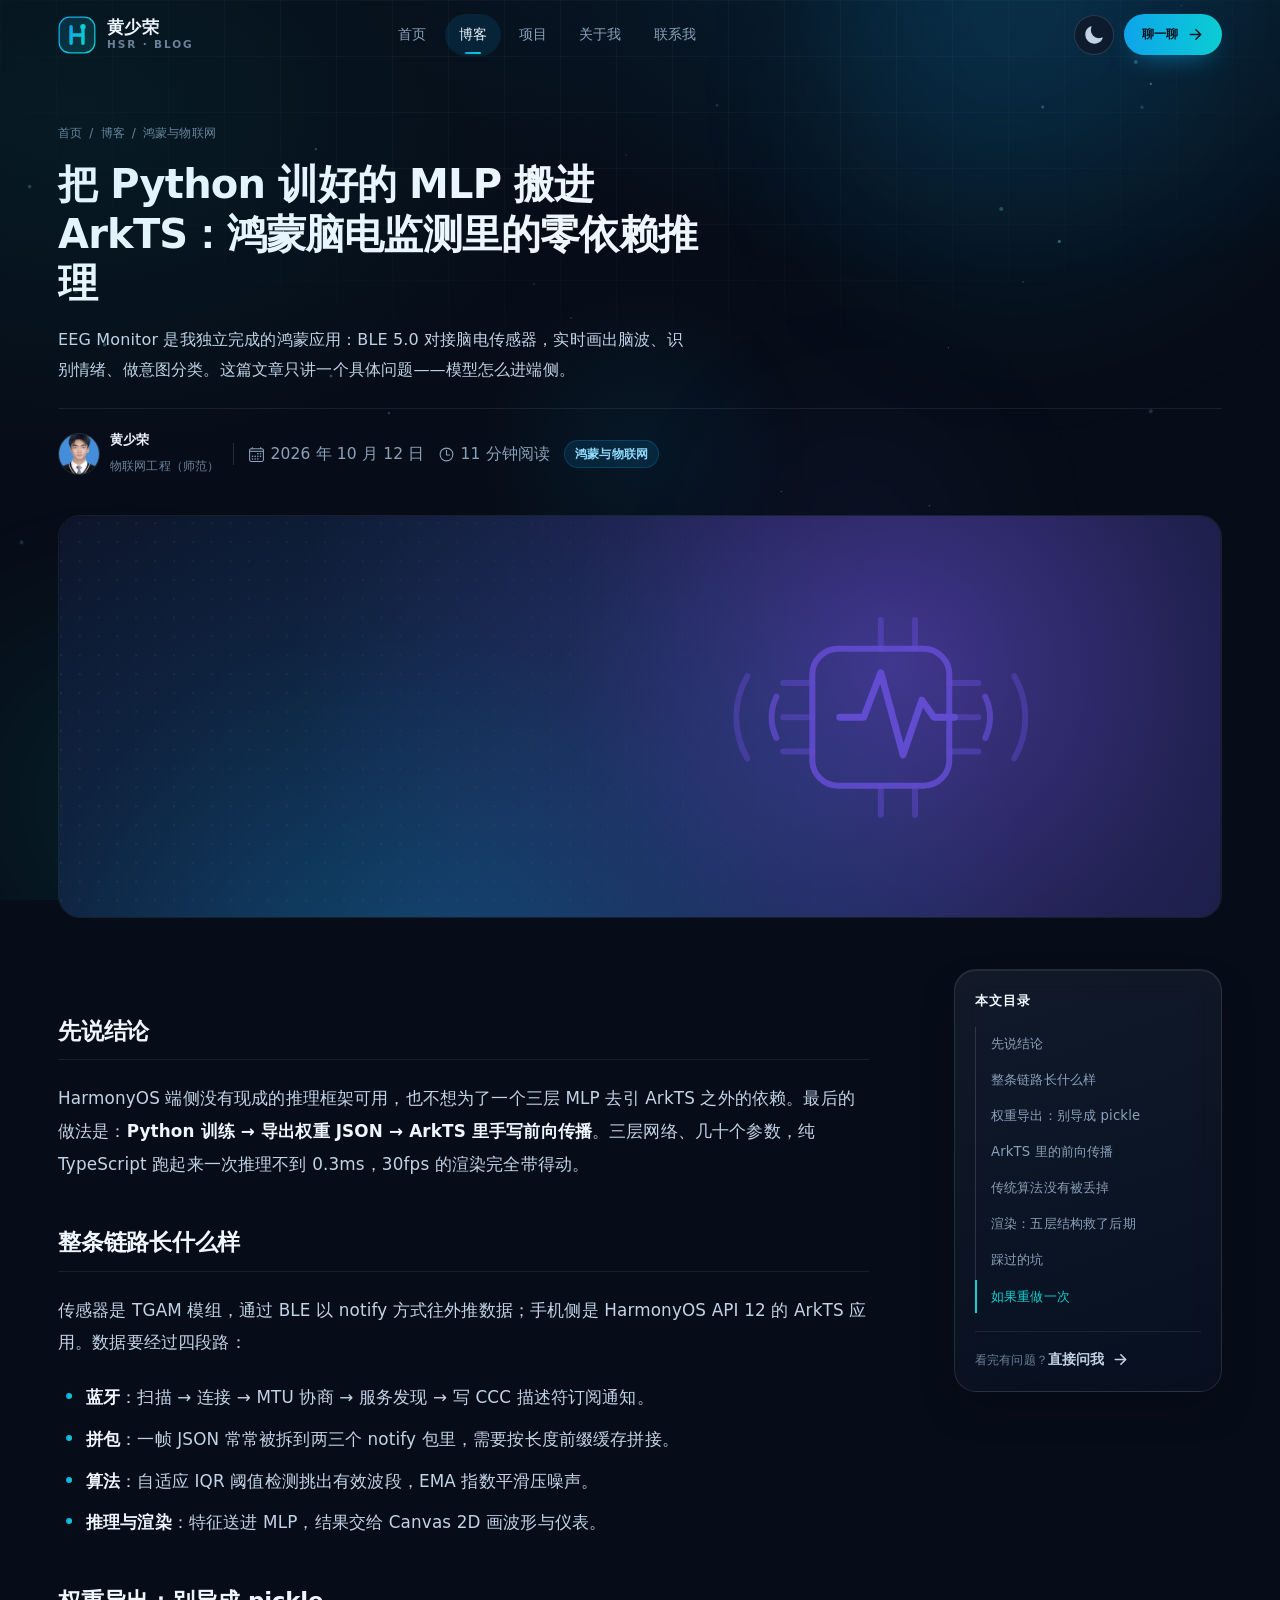
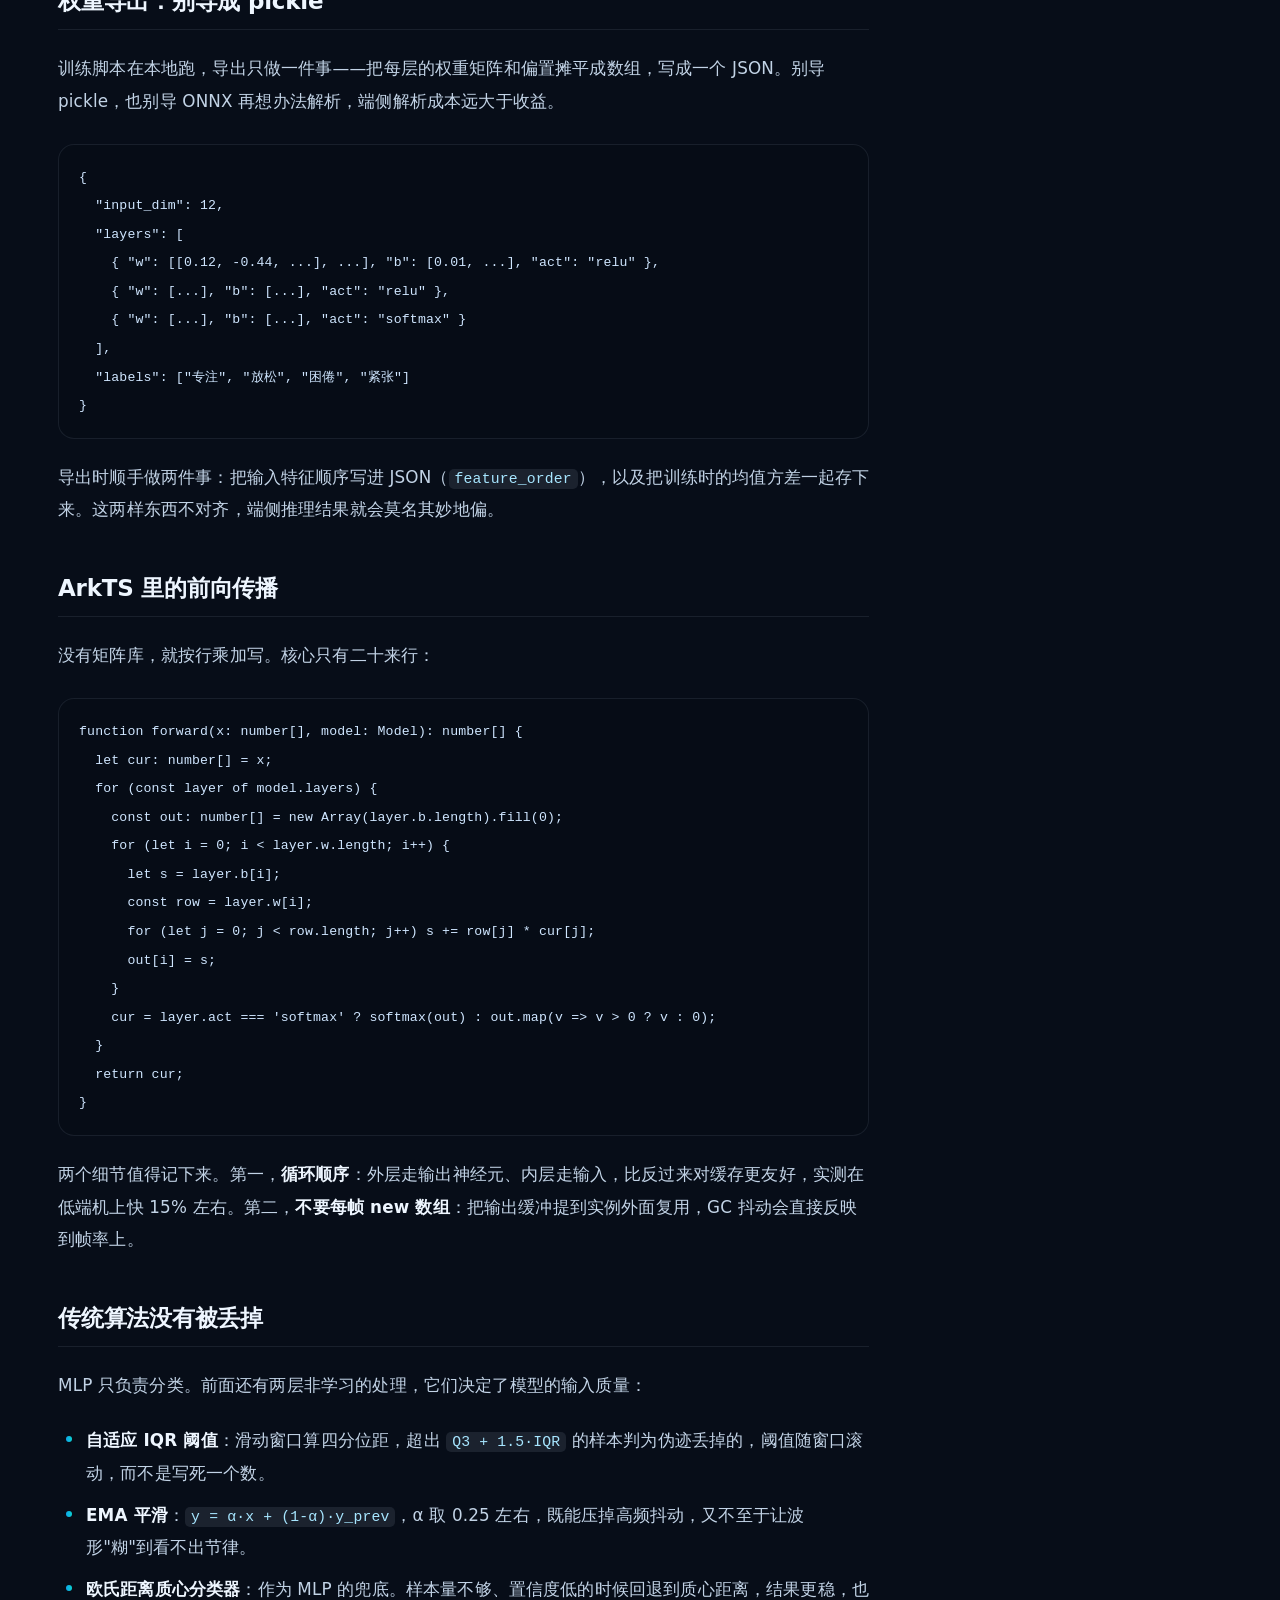
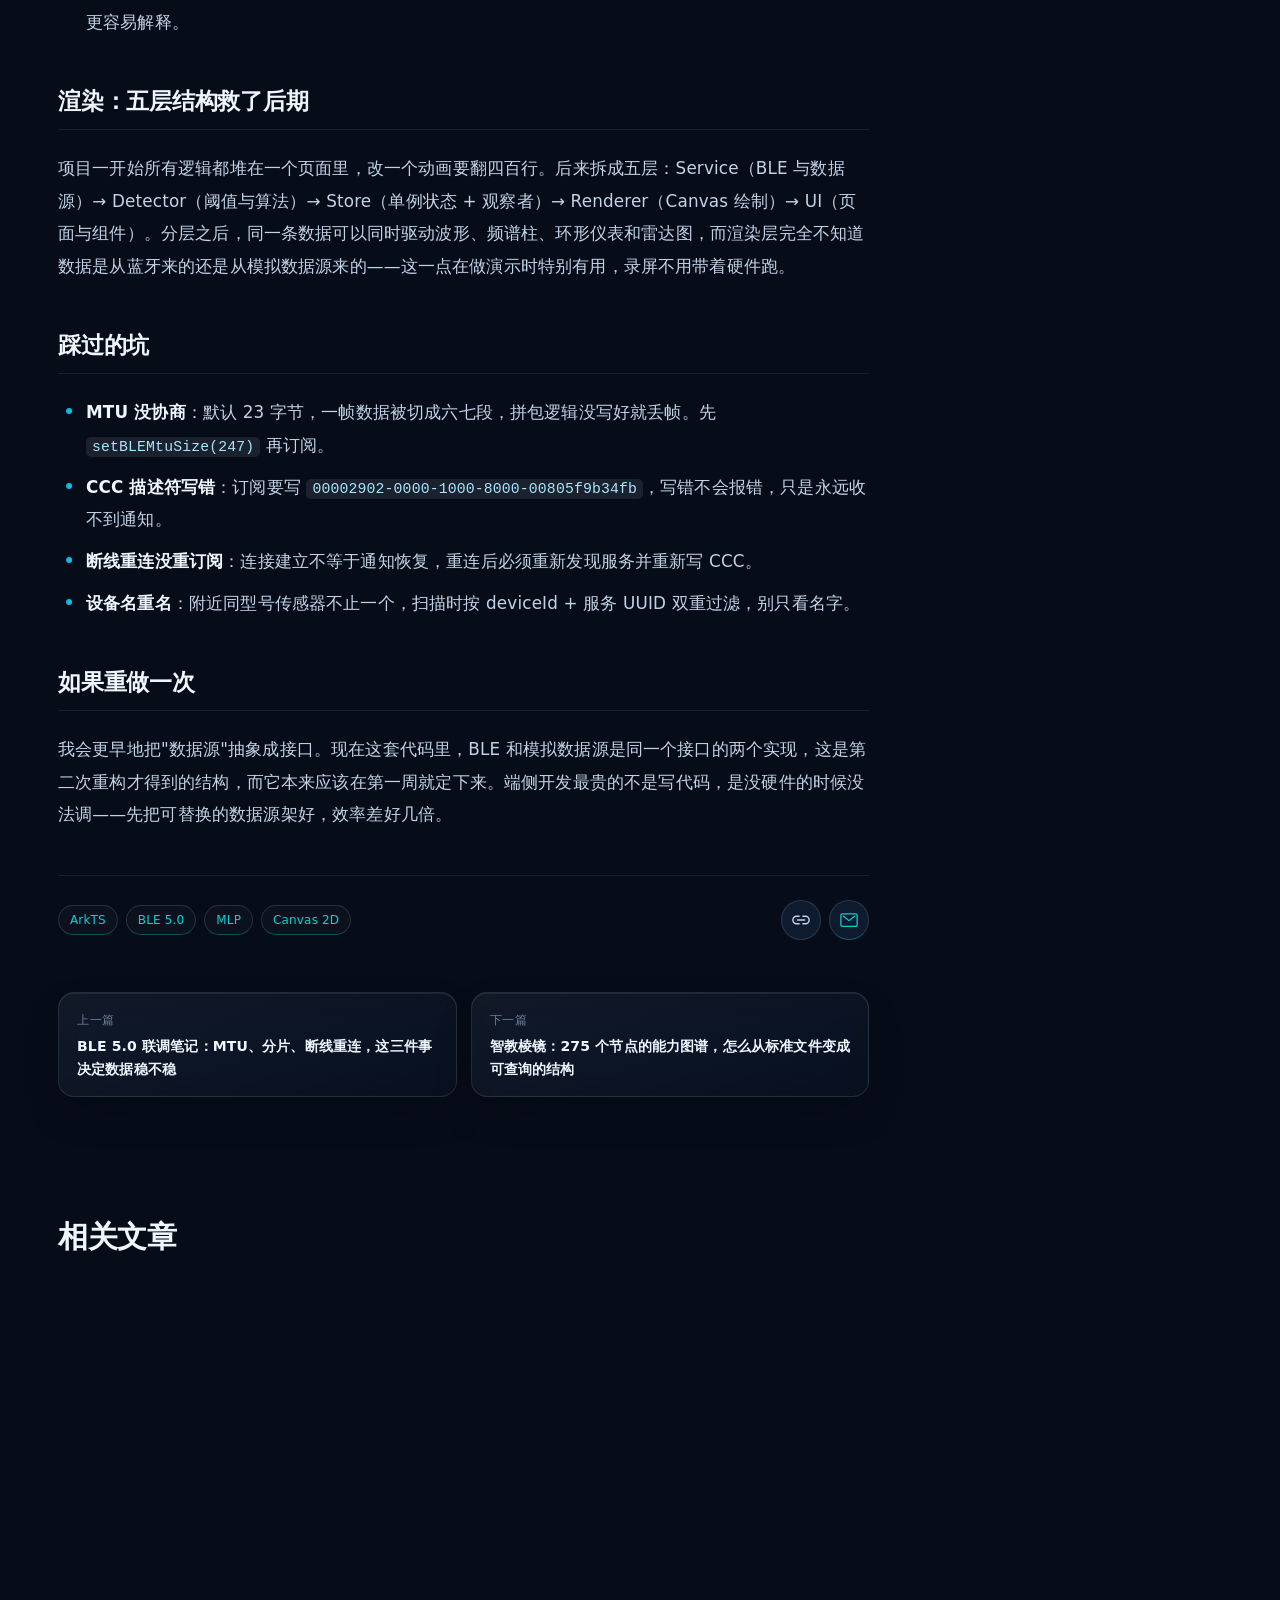
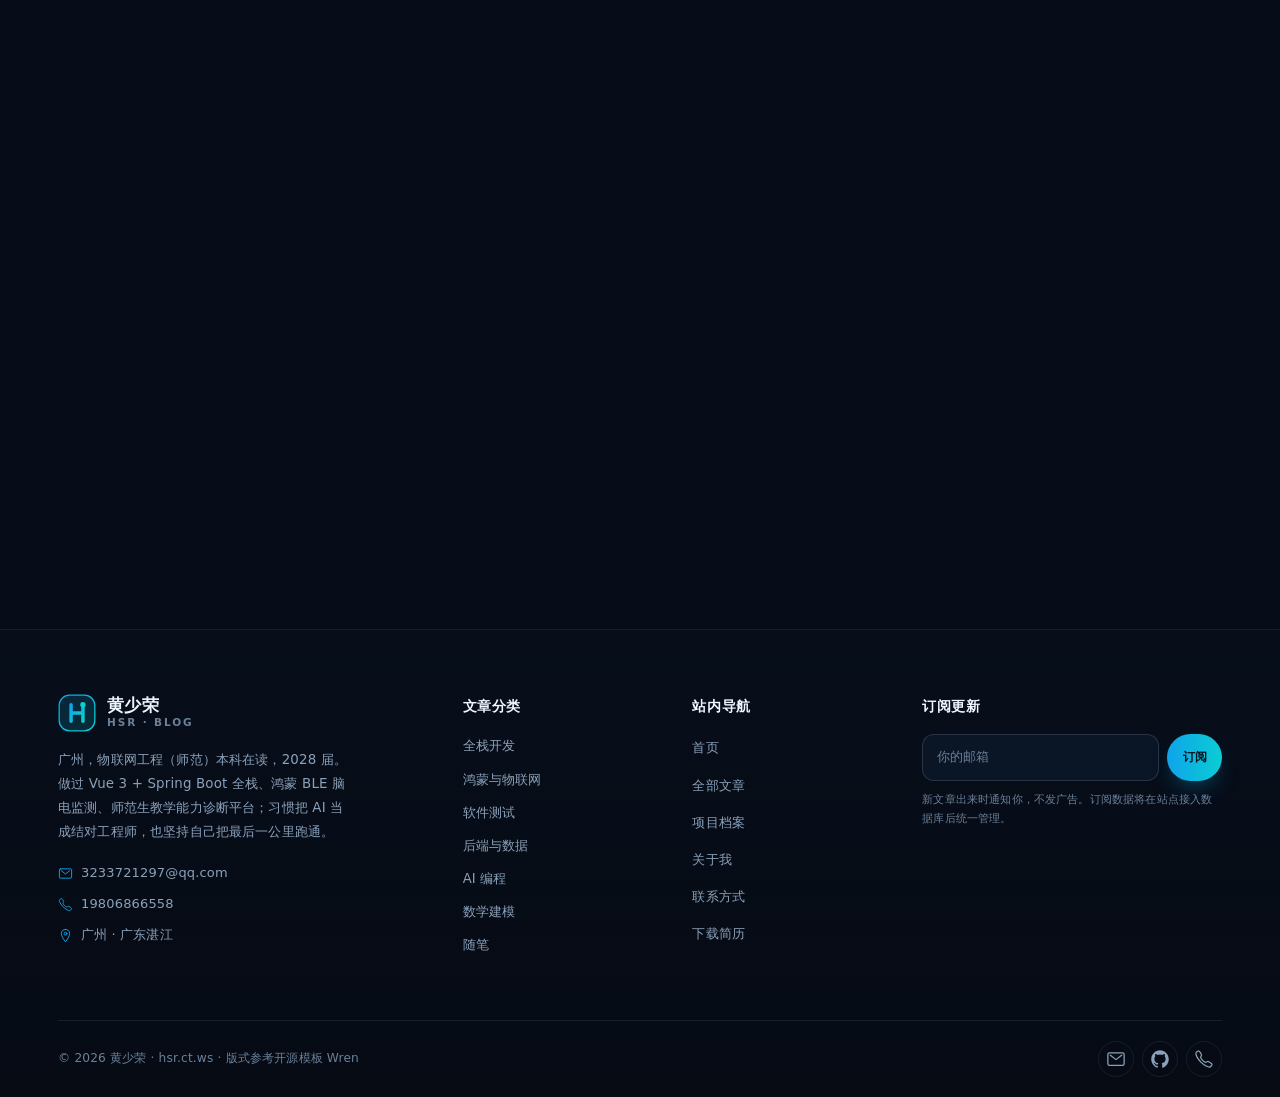
<file: posts/harmony-eeg.html>
<!DOCTYPE html>
<html lang="zh-CN">
<head>
<meta charset="UTF-8">
<meta name="viewport" content="width=device-width, initial-scale=1">
<title>把 Python 训好的 MLP 搬进 ArkTS：鸿蒙脑电监测里的零依赖推理 · 黄少荣的个人博客</title>
<meta name="description" content="从 TGAM 传感器到 Canvas 波形，端到端一个人写完。最难的不是蓝牙，而是怎么把 Python 训练出来的权重，装进一个不能装第三方库的 ArkTS 工程里。">
<meta name="author" content="黄少荣">
<meta name="theme-color" content="#070d18">
<meta property="og:type" content="website">
<meta property="og:site_name" content="黄少荣 · hsr.ct.ws">
<meta property="og:title" content="把 Python 训好的 MLP 搬进 ArkTS：鸿蒙脑电监测里的零依赖推理 · 黄少荣的个人博客">
<meta property="og:description" content="从 TGAM 传感器到 Canvas 波形，端到端一个人写完。最难的不是蓝牙，而是怎么把 Python 训练出来的权重，装进一个不能装第三方库的 ArkTS 工程里。">
<meta property="og:locale" content="zh_CN">
<link rel="icon" href="../favicon.svg" type="image/svg+xml">
<link rel="apple-touch-icon" href="../assets/images/avatar.png">
<link rel="stylesheet" href="../assets/css/style.css">
</head>
<body>
<svg xmlns="http://www.w3.org/2000/svg" style="position:absolute;width:0;height:0;overflow:hidden" aria-hidden="true"><symbol id="i-arrow-forward-outline" viewBox="0 0 512 512"><path fill="none" stroke="currentColor" stroke-linecap="round" stroke-linejoin="round" stroke-width="48" d="M268 112l144 144-144 144M392 256H100"/></symbol>
<symbol id="i-arrow-up-outline" viewBox="0 0 512 512"><path fill="none" stroke="currentColor" stroke-linecap="round" stroke-linejoin="round" stroke-width="48" d="M112 244l144-144 144 144M256 120v292"/></symbol>
<symbol id="i-calendar-outline" viewBox="0 0 512 512"><rect fill="none" stroke="currentColor" stroke-linejoin="round" stroke-width="32" x="48" y="80" width="416" height="384" rx="48"/><circle cx="296" cy="232" r="24"/><circle cx="376" cy="232" r="24"/><circle cx="296" cy="312" r="24"/><circle cx="376" cy="312" r="24"/><circle cx="136" cy="312" r="24"/><circle cx="216" cy="312" r="24"/><circle cx="136" cy="392" r="24"/><circle cx="216" cy="392" r="24"/><circle cx="296" cy="392" r="24"/><path fill="none" stroke="currentColor" stroke-linejoin="round" stroke-width="32" stroke-linecap="round" d="M128 48v32M384 48v32"/><path fill="none" stroke="currentColor" stroke-linejoin="round" stroke-width="32" d="M464 160H48"/></symbol>
<symbol id="i-call-outline" viewBox="0 0 512 512"><path d="M451 374c-15.88-16-54.34-39.35-73-48.76-24.3-12.24-26.3-13.24-45.4.95-12.74 9.47-21.21 17.93-36.12 14.75s-47.31-21.11-75.68-49.39-47.34-61.62-50.53-76.48 5.41-23.23 14.79-36c13.22-18 12.22-21 .92-45.3-8.81-18.9-32.84-57-48.9-72.8C119.9 44 119.9 47 108.83 51.6A160.15 160.15 0 0083 65.37C67 76 58.12 84.83 51.91 98.1s-9 44.38 23.07 102.64 54.57 88.05 101.14 134.49S258.5 406.64 310.85 436c64.76 36.27 89.6 29.2 102.91 23s22.18-15 32.83-31a159.09 159.09 0 0013.8-25.8C465 391.17 468 391.17 451 374z" fill="none" stroke="currentColor" stroke-miterlimit="10" stroke-width="32"/></symbol>
<symbol id="i-close-outline" viewBox="0 0 512 512"><path fill="none" stroke="currentColor" stroke-linecap="round" stroke-linejoin="round" stroke-width="32" d="M368 368L144 144M368 144L144 368"/></symbol>
<symbol id="i-download-outline" viewBox="0 0 512 512"><path d="M336 176h40a40 40 0 0140 40v208a40 40 0 01-40 40H136a40 40 0 01-40-40V216a40 40 0 0140-40h40" fill="none" stroke="currentColor" stroke-linecap="round" stroke-linejoin="round" stroke-width="32"/><path fill="none" stroke="currentColor" stroke-linecap="round" stroke-linejoin="round" stroke-width="32" d="M176 272l80 80 80-80M256 48v288"/></symbol>
<symbol id="i-link-outline" viewBox="0 0 512 512"><path d="M208 352h-64a96 96 0 010-192h64M304 160h64a96 96 0 010 192h-64M163.29 256h187.42" fill="none" stroke="currentColor" stroke-linecap="round" stroke-linejoin="round" stroke-width="36"/></symbol>
<symbol id="i-location-outline" viewBox="0 0 512 512"><path d="M256 48c-79.5 0-144 61.39-144 137 0 87 96 224.87 131.25 272.49a15.77 15.77 0 0025.5 0C304 409.89 400 272.07 400 185c0-75.61-64.5-137-144-137z" fill="none" stroke="currentColor" stroke-linecap="round" stroke-linejoin="round" stroke-width="32"/><circle cx="256" cy="192" r="48" fill="none" stroke="currentColor" stroke-linecap="round" stroke-linejoin="round" stroke-width="32"/></symbol>
<symbol id="i-logo-github" viewBox="0 0 512 512"><path d="M256 32C132.3 32 32 134.9 32 261.7c0 101.5 64.2 187.5 153.2 217.9a17.56 17.56 0 003.8.4c8.3 0 11.5-6.1 11.5-11.4 0-5.5-.2-19.9-.3-39.1a102.4 102.4 0 01-22.6 2.7c-43.1 0-52.9-33.5-52.9-33.5-10.2-26.5-24.9-33.6-24.9-33.6-19.5-13.7-.1-14.1 1.4-14.1h.1c22.5 2 34.3 23.8 34.3 23.8 11.2 19.6 26.2 25.1 39.6 25.1a63 63 0 0025.6-6c2-14.8 7.8-24.9 14.2-30.7-49.7-5.8-102-25.5-102-113.5 0-25.1 8.7-45.6 23-61.6-2.3-5.8-10-29.2 2.2-60.8a18.64 18.64 0 015-.5c8.1 0 26.4 3.1 56.6 24.1a208.21 208.21 0 01112.2 0c30.2-21 48.5-24.1 56.6-24.1a18.64 18.64 0 015 .5c12.2 31.6 4.5 55 2.2 60.8 14.3 16.1 23 36.6 23 61.6 0 88.2-52.4 107.6-102.3 113.3 8 7.1 15.2 21.1 15.2 42.5 0 30.7-.3 55.5-.3 63 0 5.4 3.1 11.5 11.4 11.5a19.35 19.35 0 004-.4C415.9 449.2 480 363.1 480 261.7 480 134.9 379.7 32 256 32z"/></symbol>
<symbol id="i-mail-outline" viewBox="0 0 512 512"><rect x="48" y="96" width="416" height="320" rx="40" ry="40" fill="none" stroke="currentColor" stroke-linecap="round" stroke-linejoin="round" stroke-width="32"/><path fill="none" stroke="currentColor" stroke-linecap="round" stroke-linejoin="round" stroke-width="32" d="M112 160l144 112 144-112"/></symbol>
<symbol id="i-menu-outline" viewBox="0 0 512 512"><path fill="none" stroke="currentColor" stroke-linecap="round" stroke-miterlimit="10" stroke-width="32" d="M80 160h352M80 256h352M80 352h352"/></symbol>
<symbol id="i-paper-plane-outline" viewBox="0 0 512 512"><path d="M53.12 199.94l400-151.39a8 8 0 0110.33 10.33l-151.39 400a8 8 0 01-15-.34l-67.4-166.09a16 16 0 00-10.11-10.11L53.46 215a8 8 0 01-.34-15.06zM460 52L227 285" fill="none" stroke="currentColor" stroke-linecap="round" stroke-linejoin="round" stroke-width="32"/></symbol>
<symbol id="i-time-outline" viewBox="0 0 512 512"><path d="M256 64C150 64 64 150 64 256s86 192 192 192 192-86 192-192S362 64 256 64z" fill="none" stroke="currentColor" stroke-miterlimit="10" stroke-width="32"/><path fill="none" stroke="currentColor" stroke-linecap="round" stroke-linejoin="round" stroke-width="32" d="M256 128v144h96"/></symbol></svg>
<a class="skip-link" href="#main">跳到正文</a>

<header class="site-header" data-header>
  <div class="container header-inner">
    <a class="brand" href="../index.html" aria-label="黄少荣 · 首页">
      <img src="../assets/images/logo.svg" width="38" height="38" alt="">
      <span class="brand-name"><b>黄少荣</b><span>HSR · BLOG</span></span>
    </a>

    <nav class="nav" data-nav aria-label="主导航">
      <div class="nav-top">
        <a class="brand" href="../index.html">
          <img src="../assets/images/logo.svg" width="34" height="34" alt="">
          <span class="brand-name"><b>黄少荣</b><span>HSR · BLOG</span></span>
        </a>
        <button class="nav-toggle" type="button" data-nav-close aria-label="关闭菜单"><svg class="icon" aria-hidden="true" focusable="false"><use href="#i-close-outline"></use></svg></button>
      </div>
      <ul class="nav-list">
          <li><a class="nav-link" href="../index.html">首页</a></li>
          <li><a class="nav-link is-active" href="../blog.html">博客</a></li>
          <li><a class="nav-link" href="../projects.html">项目</a></li>
          <li><a class="nav-link" href="../about.html">关于我</a></li>
          <li><a class="nav-link" href="../contact.html">联系我</a></li>
      </ul>
      <div class="nav-foot">
        <a class="btn btn-primary btn-sm" href="../contact.html">聊聊合作 <svg class="icon icon--sm" aria-hidden="true" focusable="false"><use href="#i-arrow-forward-outline"></use></svg></a>
        <a class="btn btn-ghost btn-sm" href="../assets/files/huangshaorong-resume.pdf" download>下载简历 PDF <svg class="icon icon--sm" aria-hidden="true" focusable="false"><use href="#i-download-outline"></use></svg></a>
      </div>
    </nav>

    <div class="header-actions">
      <a class="btn btn-primary btn-sm" href="../contact.html">聊一聊 <svg class="icon icon--sm" aria-hidden="true" focusable="false"><use href="#i-arrow-forward-outline"></use></svg></a>
      <button class="nav-toggle" type="button" data-nav-toggle aria-label="打开菜单" aria-expanded="false"><svg class="icon" aria-hidden="true" focusable="false"><use href="#i-menu-outline"></use></svg></button>
    </div>
  </div>
</header>
<div class="nav-scrim" data-nav-scrim></div>

<div class="read-progress" data-progress></div>
<main id="main">
  <article>
    <header class="article-head">
      <div class="container">
        <nav class="crumbs" aria-label="面包屑">
          <a href="../index.html">首页</a><span>/</span>
          <a href="../blog.html">博客</a><span>/</span>
          <a href="../blog.html?cat=harmony">鸿蒙与物联网</a>
        </nav>
        <h1>把 Python 训好的 MLP 搬进 ArkTS：鸿蒙脑电监测里的零依赖推理</h1>
        <p class="article-lead">EEG Monitor 是我独立完成的鸿蒙应用：BLE 5.0 对接脑电传感器，实时画出脑波、识别情绪、做意图分类。这篇文章只讲一个具体问题——模型怎么进端侧。</p>
        <div class="article-meta">
          <div class="author">
            <img src="../assets/images/portrait.jpg" width="42" height="42" alt="黄少荣">
            <div><b>黄少荣</b><span>物联网工程（师范）</span></div>
          </div>
          <span class="meta-sep"></span>
          <span class="card-meta__row"><svg class="icon icon--sm" aria-hidden="true" focusable="false"><use href="#i-calendar-outline"></use></svg>2026 年 10 月 12 日</span>
          <span class="card-meta__row"><svg class="icon icon--sm" aria-hidden="true" focusable="false"><use href="#i-time-outline"></use></svg>11 分钟阅读</span>
          <span class="badge">鸿蒙与物联网</span>
        </div>
      </div>
      <div class="container">
        <figure class="article-cover">
          <img src="../assets/images/covers/harmony-eeg.svg" alt="" width="1600" height="900">
        </figure>
      </div>
    </header>

    <div class="container article-layout">
      <div class="prose" data-article-body>

<h2>先说结论</h2>
<p>HarmonyOS 端侧没有现成的推理框架可用，也不想为了一个三层 MLP 去引 ArkTS 之外的依赖。最后的做法是：<strong>Python 训练 → 导出权重 JSON → ArkTS 里手写前向传播</strong>。三层网络、几十个参数，纯 TypeScript 跑起来一次推理不到 0.3ms，30fps 的渲染完全带得动。</p>

<h2>整条链路长什么样</h2>
<p>传感器是 TGAM 模组，通过 BLE 以 notify 方式往外推数据；手机侧是 HarmonyOS API 12 的 ArkTS 应用。数据要经过四段路：</p>
<ul>
  <li><strong>蓝牙</strong>：扫描 → 连接 → MTU 协商 → 服务发现 → 写 CCC 描述符订阅通知。</li>
  <li><strong>拼包</strong>：一帧 JSON 常常被拆到两三个 notify 包里，需要按长度前缀缓存拼接。</li>
  <li><strong>算法</strong>：自适应 IQR 阈值检测挑出有效波段，EMA 指数平滑压噪声。</li>
  <li><strong>推理与渲染</strong>：特征送进 MLP，结果交给 Canvas 2D 画波形与仪表。</li>
</ul>

<h2>权重导出：别导成 pickle</h2>
<p>训练脚本在本地跑，导出只做一件事——把每层的权重矩阵和偏置摊平成数组，写成一个 JSON。别导 pickle，也别导 ONNX 再想办法解析，端侧解析成本远大于收益。</p>
<pre><code>{
  "input_dim": 12,
  "layers": [
    { "w": [[0.12, -0.44, ...], ...], "b": [0.01, ...], "act": "relu" },
    { "w": [...], "b": [...], "act": "relu" },
    { "w": [...], "b": [...], "act": "softmax" }
  ],
  "labels": ["专注", "放松", "困倦", "紧张"]
}</code></pre>
<p>导出时顺手做两件事：把输入特征顺序写进 JSON（<code>feature_order</code>），以及把训练时的均值方差一起存下来。这两样东西不对齐，端侧推理结果就会莫名其妙地偏。</p>

<h2>ArkTS 里的前向传播</h2>
<p>没有矩阵库，就按行乘加写。核心只有二十来行：</p>
<pre><code>function forward(x: number[], model: Model): number[] {
  let cur: number[] = x;
  for (const layer of model.layers) {
    const out: number[] = new Array(layer.b.length).fill(0);
    for (let i = 0; i &lt; layer.w.length; i++) {
      let s = layer.b[i];
      const row = layer.w[i];
      for (let j = 0; j &lt; row.length; j++) s += row[j] * cur[j];
      out[i] = s;
    }
    cur = layer.act === 'softmax' ? softmax(out) : out.map(v =&gt; v &gt; 0 ? v : 0);
  }
  return cur;
}</code></pre>
<p>两个细节值得记下来。第一，<strong>循环顺序</strong>：外层走输出神经元、内层走输入，比反过来对缓存更友好，实测在低端机上快 15% 左右。第二，<strong>不要每帧 new 数组</strong>：把输出缓冲提到实例外面复用，GC 抖动会直接反映到帧率上。</p>

<h2>传统算法没有被丢掉</h2>
<p>MLP 只负责分类。前面还有两层非学习的处理，它们决定了模型的输入质量：</p>
<ul>
  <li><strong>自适应 IQR 阈值</strong>：滑动窗口算四分位距，超出 <code>Q3 + 1.5·IQR</code> 的样本判为伪迹丢掉的，阈值随窗口滚动，而不是写死一个数。</li>
  <li><strong>EMA 平滑</strong>：<code>y = α·x + (1-α)·y_prev</code>，α 取 0.25 左右，既能压掉高频抖动，又不至于让波形"糊"到看不出节律。</li>
  <li><strong>欧氏距离质心分类器</strong>：作为 MLP 的兜底。样本量不够、置信度低的时候回退到质心距离，结果更稳，也更容易解释。</li>
</ul>

<h2>渲染：五层结构救了后期</h2>
<p>项目一开始所有逻辑都堆在一个页面里，改一个动画要翻四百行。后来拆成五层：Service（BLE 与数据源）→ Detector（阈值与算法）→ Store（单例状态 + 观察者）→ Renderer（Canvas 绘制）→ UI（页面与组件）。分层之后，同一条数据可以同时驱动波形、频谱柱、环形仪表和雷达图，而渲染层完全不知道数据是从蓝牙来的还是从模拟数据源来的——这一点在做演示时特别有用，录屏不用带着硬件跑。</p>

<h2>踩过的坑</h2>
<ul>
  <li><strong>MTU 没协商</strong>：默认 23 字节，一帧数据被切成六七段，拼包逻辑没写好就丢帧。先 <code>setBLEMtuSize(247)</code> 再订阅。</li>
  <li><strong>CCC 描述符写错</strong>：订阅要写 <code>00002902-0000-1000-8000-00805f9b34fb</code>，写错不会报错，只是永远收不到通知。</li>
  <li><strong>断线重连没重订阅</strong>：连接建立不等于通知恢复，重连后必须重新发现服务并重新写 CCC。</li>
  <li><strong>设备名重名</strong>：附近同型号传感器不止一个，扫描时按 deviceId + 服务 UUID 双重过滤，别只看名字。</li>
</ul>

<h2>如果重做一次</h2>
<p>我会更早地把"数据源"抽象成接口。现在这套代码里，BLE 和模拟数据源是同一个接口的两个实现，这是第二次重构才得到的结构，而它本来应该在第一周就定下来。端侧开发最贵的不是写代码，是没硬件的时候没法调——先把可替换的数据源架好，效率差好几倍。</p>

        <div class="article-foot">
          <div class="row">
            <div class="chip-list"><a class="chip" href="../blog.html?cat=harmony">ArkTS</a><a class="chip" href="../blog.html?cat=harmony">BLE 5.0</a><a class="chip" href="../blog.html?cat=harmony">MLP</a><a class="chip" href="../blog.html?cat=harmony">Canvas 2D</a></div>
            <div class="share-row">
              <button class="btn-icon" type="button" data-copy-link aria-label="复制本文链接"><svg class="icon" aria-hidden="true" focusable="false"><use href="#i-link-outline"></use></svg></button>
              <a class="btn-icon" href="mailto:3233721297@qq.com?subject=把 Python 训好的 MLP 搬进 ArkTS：鸿蒙脑电监测里的零依赖推理" aria-label="邮件分享"><svg class="icon" aria-hidden="true" focusable="false"><use href="#i-mail-outline"></use></svg></a>
            </div>
          </div>
          <nav class="post-nav" aria-label="上一篇下一篇"><a href="../posts/ble-gatt.html"><span>上一篇</span><b>BLE 5.0 联调笔记：MTU、分片、断线重连，这三件事决定数据稳不稳</b></a><a href="../posts/eduprism.html"><span>下一篇</span><b>智教棱镜：275 个节点的能力图谱，怎么从标准文件变成可查询的结构</b></a></nav>
        </div>
      </div>

      <aside class="toc" data-toc>
        <p class="toc-title">本文目录</p>
        <ul class="toc-list" data-toc-list></ul>
        <div class="toc-cta">
          看完有问题？<a class="btn-link" href="../contact.html">直接问我 <svg class="icon icon--sm" aria-hidden="true" focusable="false"><use href="#i-arrow-forward-outline"></use></svg></a>
        </div>
      </aside>
    </div>
  </article>

  <section class="section section--tight">
    <div class="container">
      <div class="section-head"><div><h2 class="section-title">相关文章</h2></div></div>
      <div class="post-grid">
<article class="post-card" data-post data-cat="harmony" data-search-text="BLE 5.0 联调笔记：MTU、分片、断线重连，这三件事决定数据稳不稳 低功耗蓝牙的坑几乎都集中在三个地方：MTU 没谈、包没拼、断了没重订阅。把这三件事处理干净，剩下的都是业务代码。 BLE 5.0 GATT 调试 鸿蒙与物联网" data-reveal style="--delay:0ms">
  <a class="card-banner img-holder" href="../posts/ble-gatt.html" aria-label="BLE 5.0 联调笔记：MTU、分片、断线重连，这三件事决定数据稳不稳">
    <img src="../assets/images/covers/ble-gatt.svg" alt="" width="1600" height="900" loading="lazy">
    <span class="badge badge--on-image">鸿蒙与物联网</span>
  </a>
  <div class="card-body">
    <div class="card-meta">
      <span class="card-meta__row"><svg class="icon icon--sm" aria-hidden="true" focusable="false"><use href="#i-time-outline"></use></svg>9 分钟</span>
      <span class="dot-sep"></span>
      <time datetime="2026-09-27">2026-09-27</time>
    </div>
    <h3><a href="../posts/ble-gatt.html">BLE 5.0 联调笔记：MTU、分片、断线重连，这三件事决定数据稳不稳</a></h3>
    <p class="card-excerpt">低功耗蓝牙的坑几乎都集中在三个地方：MTU 没谈、包没拼、断了没重订阅。把这三件事处理干净，剩下的都是业务代码。</p>
    <div class="card-foot">
      <div class="card-tags"><span>#BLE 5.0</span><span>#GATT</span></div>
      <a class="btn-link" href="../posts/ble-gatt.html">阅读 <svg class="icon icon--sm" aria-hidden="true" focusable="false"><use href="#i-arrow-forward-outline"></use></svg></a>
    </div>
  </div>
</article>
<article class="post-card" data-post data-cat="backend" data-search-text="智教棱镜：275 个节点的能力图谱，怎么从标准文件变成可查询的结构 把师范生教师职业能力标准拆成 7 类节点、7 类关系，做成 275 节点 / 298 关系的图谱，再用六个智能体在图上做诊断。踩得最狠的坑是 schema 没定就先写代码。 Neo4j Flask 知识图谱 Docker 后端与数据" data-reveal style="--delay:60ms">
  <a class="card-banner img-holder" href="../posts/eduprism.html" aria-label="智教棱镜：275 个节点的能力图谱，怎么从标准文件变成可查询的结构">
    <img src="../assets/images/covers/eduprism.svg" alt="" width="1600" height="900" loading="lazy">
    <span class="badge badge--on-image">后端与数据</span>
  </a>
  <div class="card-body">
    <div class="card-meta">
      <span class="card-meta__row"><svg class="icon icon--sm" aria-hidden="true" focusable="false"><use href="#i-time-outline"></use></svg>13 分钟</span>
      <span class="dot-sep"></span>
      <time datetime="2026-10-22">2026-10-22</time>
    </div>
    <h3><a href="../posts/eduprism.html">智教棱镜：275 个节点的能力图谱，怎么从标准文件变成可查询的结构</a></h3>
    <p class="card-excerpt">把师范生教师职业能力标准拆成 7 类节点、7 类关系，做成 275 节点 / 298 关系的图谱，再用六个智能体在图上做诊断。踩得最狠的坑是 schema 没定就先写代码。</p>
    <div class="card-foot">
      <div class="card-tags"><span>#Neo4j</span><span>#Flask</span></div>
      <a class="btn-link" href="../posts/eduprism.html">阅读 <svg class="icon icon--sm" aria-hidden="true" focusable="false"><use href="#i-arrow-forward-outline"></use></svg></a>
    </div>
  </div>
</article>
<article class="post-card" data-post data-cat="fullstack" data-search-text="Vue 3 + Spring Boot 3 全栈：一个新闻平台是怎么从三张表长出来的 三张表、19 个接口、7 个页面，一个人从建表做到部署。这篇把关键决策记下来：分层怎么切、分页怎么做、Token 怎么失效。 Vue 3 Spring Boot MyBatis JWT 全栈开发" data-reveal style="--delay:120ms">
  <a class="card-banner img-holder" href="../posts/news-platform.html" aria-label="Vue 3 + Spring Boot 3 全栈：一个新闻平台是怎么从三张表长出来的">
    <img src="../assets/images/covers/news-platform.svg" alt="" width="1600" height="900" loading="lazy">
    <span class="badge badge--on-image">全栈开发</span>
  </a>
  <div class="card-body">
    <div class="card-meta">
      <span class="card-meta__row"><svg class="icon icon--sm" aria-hidden="true" focusable="false"><use href="#i-time-outline"></use></svg>12 分钟</span>
      <span class="dot-sep"></span>
      <time datetime="2026-08-18">2026-08-18</time>
    </div>
    <h3><a href="../posts/news-platform.html">Vue 3 + Spring Boot 3 全栈：一个新闻平台是怎么从三张表长出来的</a></h3>
    <p class="card-excerpt">三张表、19 个接口、7 个页面，一个人从建表做到部署。这篇把关键决策记下来：分层怎么切、分页怎么做、Token 怎么失效。</p>
    <div class="card-foot">
      <div class="card-tags"><span>#Vue 3</span><span>#Spring Boot</span></div>
      <a class="btn-link" href="../posts/news-platform.html">阅读 <svg class="icon icon--sm" aria-hidden="true" focusable="false"><use href="#i-arrow-forward-outline"></use></svg></a>
    </div>
  </div>
</article>
      </div>
    </div>
  </section>

  <section class="section section--tight">
  <div class="container">
    <div class="cta-band" data-reveal>
      <h2>有项目、有岗位，或者只是想聊聊技术？</h2>
      <p>实习、项目合作、技术讨论都欢迎。邮件通常一天内回复，急事直接打电话。</p>
      <div class="actions">
        <a class="btn btn-primary" href="../contact.html">发消息给我 <svg class="icon icon--sm" aria-hidden="true" focusable="false"><use href="#i-paper-plane-outline"></use></svg></a>
        <a class="btn btn-ghost" href="../assets/files/huangshaorong-resume.pdf" download><svg class="icon icon--sm" aria-hidden="true" focusable="false"><use href="#i-download-outline"></use></svg> 下载简历 PDF</a>
      </div>
    </div>
  </div>
</section>
</main>

<footer class="site-footer">
  <div class="container">
    <div class="footer-top">
      <div class="footer-brand">
        <a class="brand" href="../index.html">
          <img src="../assets/images/logo.svg" width="38" height="38" alt="">
          <span class="brand-name"><b>黄少荣</b><span>HSR · BLOG</span></span>
        </a>
        <p>广州，物联网工程（师范）本科在读，2028 届。做过 Vue 3 + Spring Boot 全栈、鸿蒙 BLE 脑电监测、师范生教学能力诊断平台；习惯把 AI 当成结对工程师，也坚持自己把最后一公里跑通。</p>
        <div class="footer-contact">
          <a href="mailto:3233721297@qq.com"><svg class="icon" aria-hidden="true" focusable="false"><use href="#i-mail-outline"></use></svg>3233721297@qq.com</a>
          <a href="tel:19806866558"><svg class="icon" aria-hidden="true" focusable="false"><use href="#i-call-outline"></use></svg>19806866558</a>
          <span><svg class="icon" aria-hidden="true" focusable="false"><use href="#i-location-outline"></use></svg>广州 · 广东湛江</span>
        </div>
      </div>

      <div class="footer-col">
        <h2>文章分类</h2>
        <ul class="footer-links"><a href="../blog.html?cat=fullstack">全栈开发</a><a href="../blog.html?cat=harmony">鸿蒙与物联网</a><a href="../blog.html?cat=testing">软件测试</a><a href="../blog.html?cat=backend">后端与数据</a><a href="../blog.html?cat=ai">AI 编程</a><a href="../blog.html?cat=modeling">数学建模</a><a href="../blog.html?cat=essay">随笔</a></ul>
      </div>

      <div class="footer-col">
        <h2>站内导航</h2>
        <ul class="footer-links">
          <li><a href="../index.html">首页</a></li>
          <li><a href="../blog.html">全部文章</a></li>
          <li><a href="../projects.html">项目档案</a></li>
          <li><a href="../about.html">关于我</a></li>
          <li><a href="../contact.html">联系方式</a></li>
          <li><a href="../assets/files/huangshaorong-resume.pdf" download>下载简历</a></li>
        </ul>
      </div>

      <div class="footer-col">
        <h2>订阅更新</h2>
        <form class="subscribe" data-subscribe novalidate>
          <div class="row">
            <input type="email" name="email" placeholder="你的邮箱" autocomplete="email" aria-label="你的邮箱">
            <button class="btn btn-primary btn-sm" type="submit">订阅</button>
          </div>
          <small>新文章出来时通知你，不发广告。订阅数据将在站点接入数据库后统一管理。</small>
        </form>
      </div>
    </div>

    <div class="footer-bottom">
      <p>© <span data-year>2026</span> 黄少荣 · hsr.ct.ws · 版式参考开源模板 Wren</p>
      <ul class="socials">
        <li><a class="social-link" href="mailto:3233721297@qq.com" aria-label="邮件"><svg class="icon" aria-hidden="true" focusable="false"><use href="#i-mail-outline"></use></svg></a></li>
        <li><a class="social-link" href="#" data-github aria-label="GitHub" target="_blank" rel="noopener"><svg class="icon" aria-hidden="true" focusable="false"><use href="#i-logo-github"></use></svg></a></li>
        <li><a class="social-link" href="tel:19806866558" aria-label="电话"><svg class="icon" aria-hidden="true" focusable="false"><use href="#i-call-outline"></use></svg></a></li>
      </ul>
    </div>
  </div>
</footer>

<a class="to-top" href="#main" data-to-top aria-label="回到顶部"><svg class="icon" aria-hidden="true" focusable="false"><use href="#i-arrow-up-outline"></use></svg></a>
<script src="../assets/js/site.js"></script>
</body>
</html>
</file>
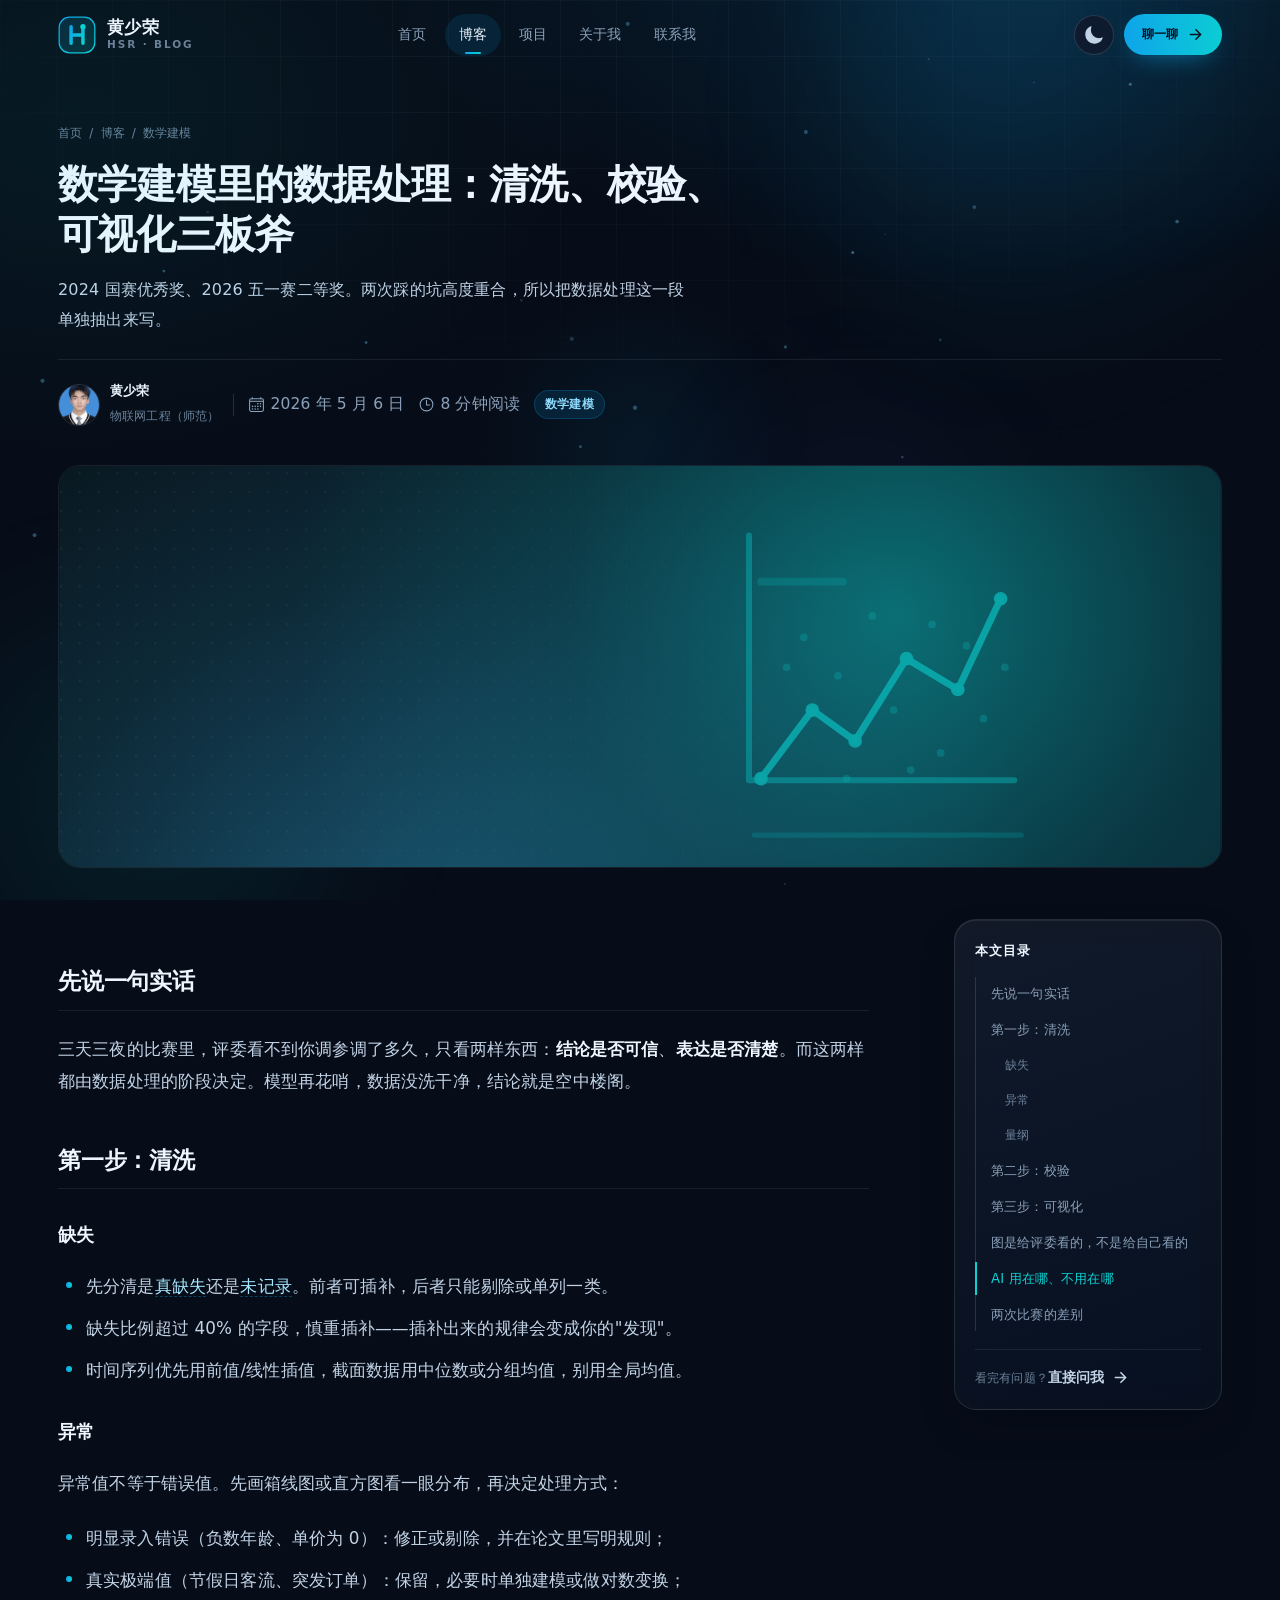
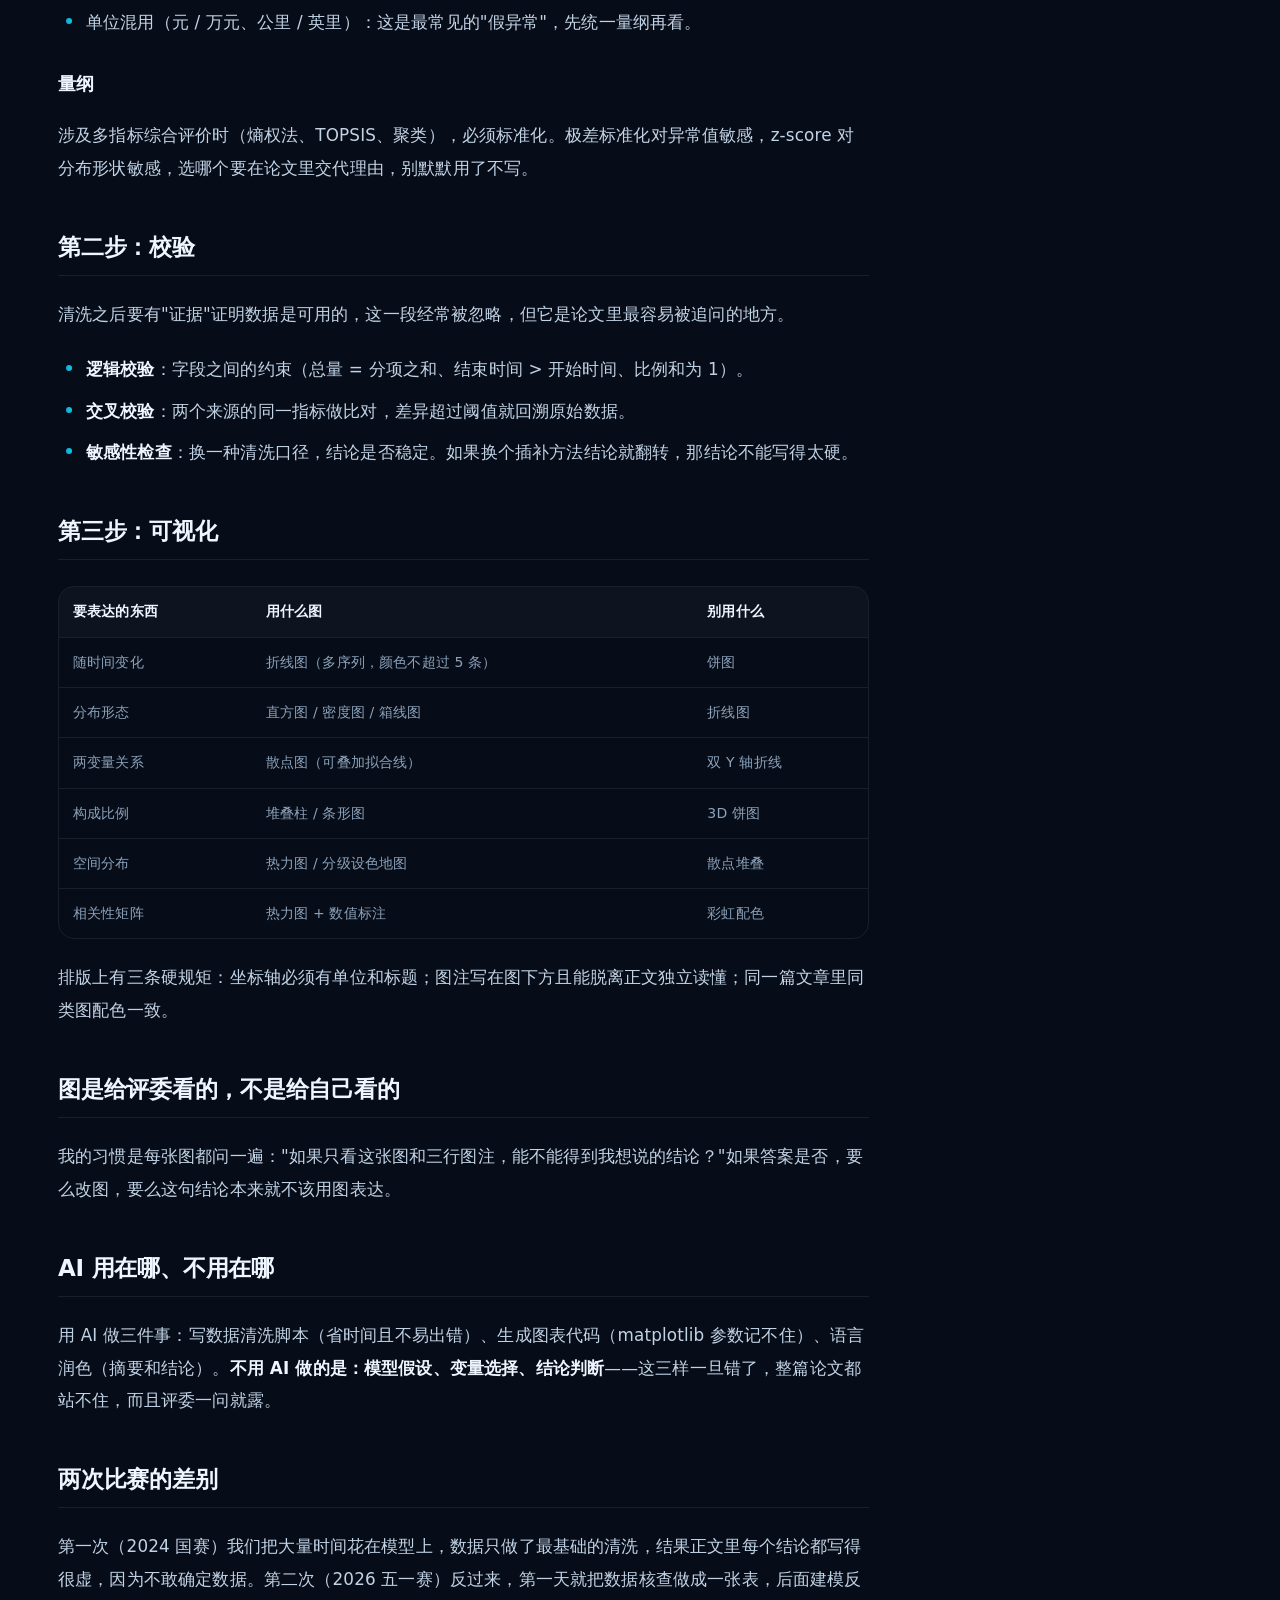
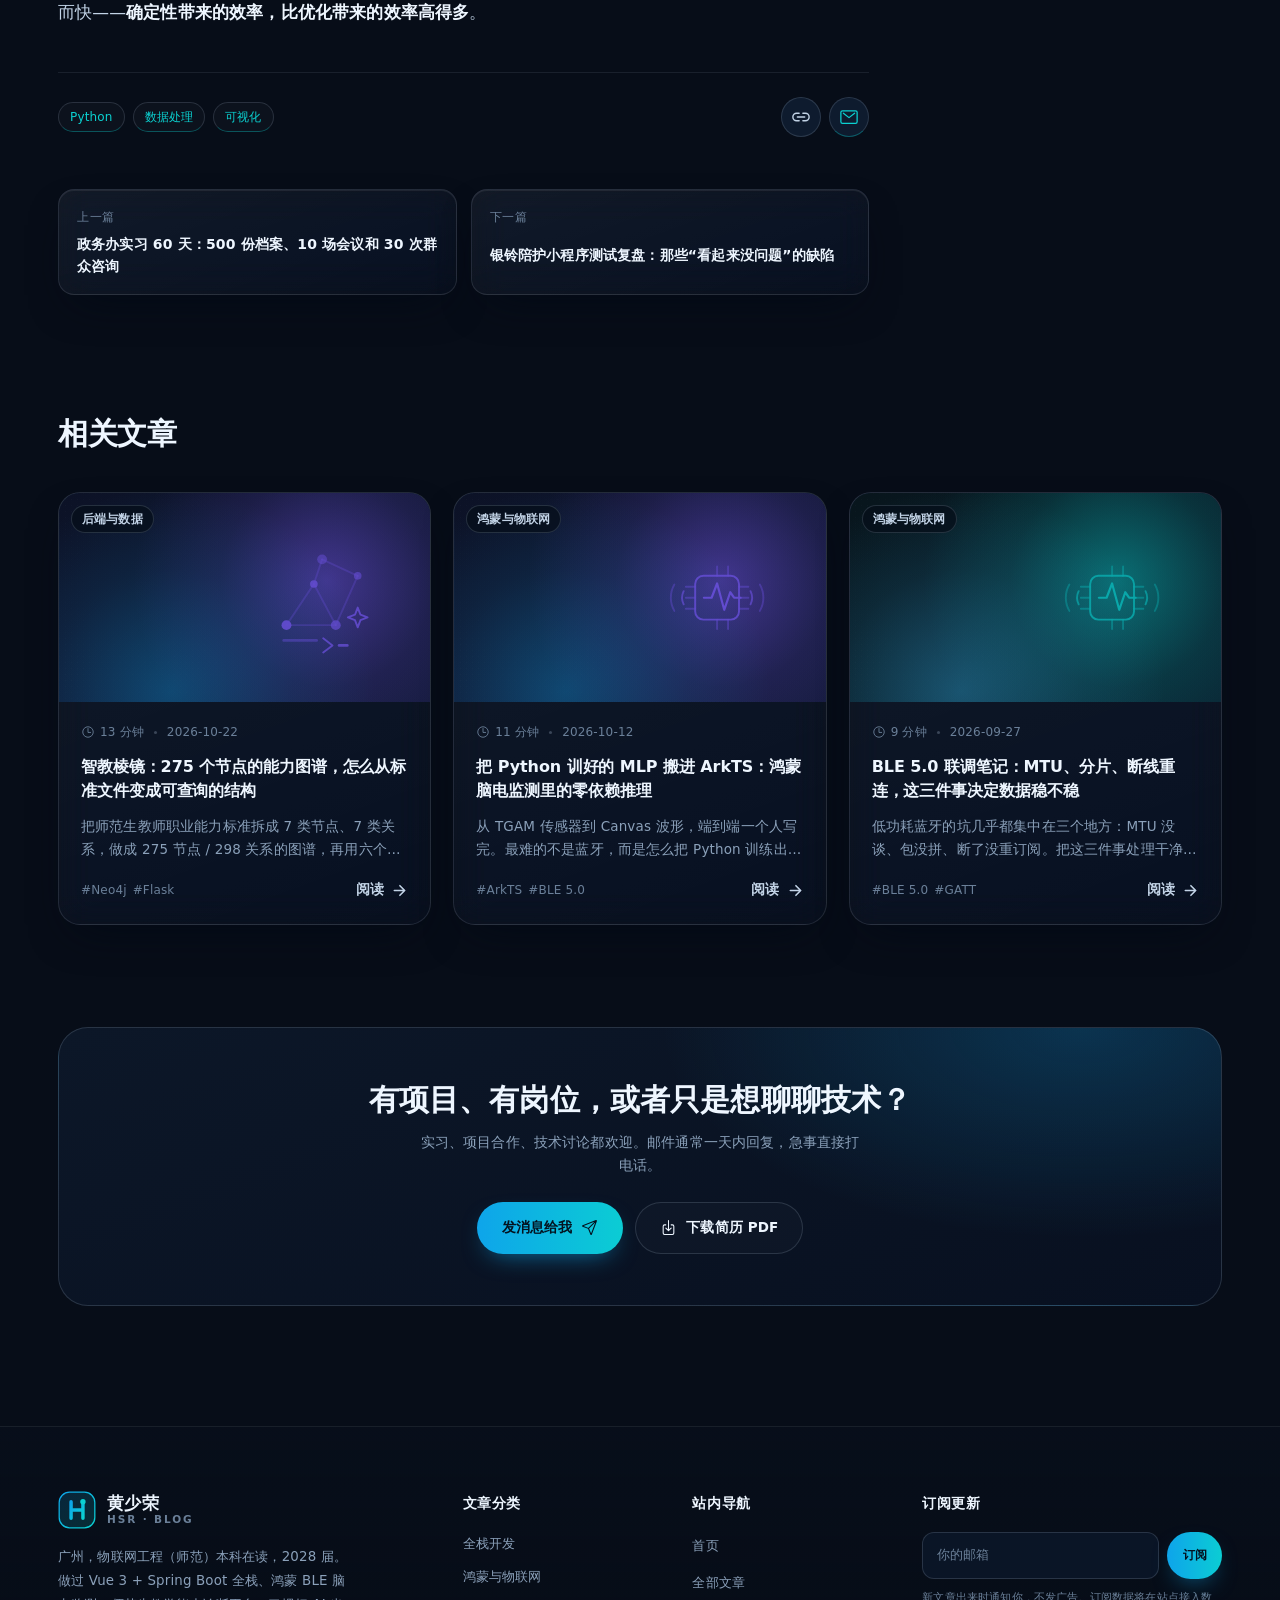
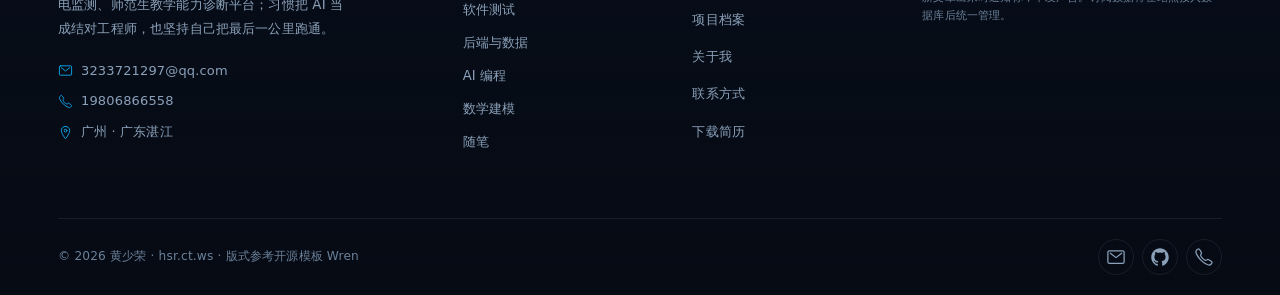
<file: posts/math-modeling.html>
<!DOCTYPE html>
<html lang="zh-CN">
<head>
<meta charset="UTF-8">
<meta name="viewport" content="width=device-width, initial-scale=1">
<title>数学建模里的数据处理：清洗、校验、可视化三板斧 · 黄少荣的个人博客</title>
<meta name="description" content="两次建模参赛，真正拉开差距的不是模型多高级，而是数据洗干净了没有、图能不能一眼看懂。">
<meta name="author" content="黄少荣">
<meta name="theme-color" content="#070d18">
<meta property="og:type" content="website">
<meta property="og:site_name" content="黄少荣 · hsr.ct.ws">
<meta property="og:title" content="数学建模里的数据处理：清洗、校验、可视化三板斧 · 黄少荣的个人博客">
<meta property="og:description" content="两次建模参赛，真正拉开差距的不是模型多高级，而是数据洗干净了没有、图能不能一眼看懂。">
<meta property="og:locale" content="zh_CN">
<link rel="icon" href="../favicon.svg" type="image/svg+xml">
<link rel="apple-touch-icon" href="../assets/images/avatar.png">
<link rel="stylesheet" href="../assets/css/style.css">
</head>
<body>
<svg xmlns="http://www.w3.org/2000/svg" style="position:absolute;width:0;height:0;overflow:hidden" aria-hidden="true"><symbol id="i-arrow-forward-outline" viewBox="0 0 512 512"><path fill="none" stroke="currentColor" stroke-linecap="round" stroke-linejoin="round" stroke-width="48" d="M268 112l144 144-144 144M392 256H100"/></symbol>
<symbol id="i-arrow-up-outline" viewBox="0 0 512 512"><path fill="none" stroke="currentColor" stroke-linecap="round" stroke-linejoin="round" stroke-width="48" d="M112 244l144-144 144 144M256 120v292"/></symbol>
<symbol id="i-calendar-outline" viewBox="0 0 512 512"><rect fill="none" stroke="currentColor" stroke-linejoin="round" stroke-width="32" x="48" y="80" width="416" height="384" rx="48"/><circle cx="296" cy="232" r="24"/><circle cx="376" cy="232" r="24"/><circle cx="296" cy="312" r="24"/><circle cx="376" cy="312" r="24"/><circle cx="136" cy="312" r="24"/><circle cx="216" cy="312" r="24"/><circle cx="136" cy="392" r="24"/><circle cx="216" cy="392" r="24"/><circle cx="296" cy="392" r="24"/><path fill="none" stroke="currentColor" stroke-linejoin="round" stroke-width="32" stroke-linecap="round" d="M128 48v32M384 48v32"/><path fill="none" stroke="currentColor" stroke-linejoin="round" stroke-width="32" d="M464 160H48"/></symbol>
<symbol id="i-call-outline" viewBox="0 0 512 512"><path d="M451 374c-15.88-16-54.34-39.35-73-48.76-24.3-12.24-26.3-13.24-45.4.95-12.74 9.47-21.21 17.93-36.12 14.75s-47.31-21.11-75.68-49.39-47.34-61.62-50.53-76.48 5.41-23.23 14.79-36c13.22-18 12.22-21 .92-45.3-8.81-18.9-32.84-57-48.9-72.8C119.9 44 119.9 47 108.83 51.6A160.15 160.15 0 0083 65.37C67 76 58.12 84.83 51.91 98.1s-9 44.38 23.07 102.64 54.57 88.05 101.14 134.49S258.5 406.64 310.85 436c64.76 36.27 89.6 29.2 102.91 23s22.18-15 32.83-31a159.09 159.09 0 0013.8-25.8C465 391.17 468 391.17 451 374z" fill="none" stroke="currentColor" stroke-miterlimit="10" stroke-width="32"/></symbol>
<symbol id="i-close-outline" viewBox="0 0 512 512"><path fill="none" stroke="currentColor" stroke-linecap="round" stroke-linejoin="round" stroke-width="32" d="M368 368L144 144M368 144L144 368"/></symbol>
<symbol id="i-download-outline" viewBox="0 0 512 512"><path d="M336 176h40a40 40 0 0140 40v208a40 40 0 01-40 40H136a40 40 0 01-40-40V216a40 40 0 0140-40h40" fill="none" stroke="currentColor" stroke-linecap="round" stroke-linejoin="round" stroke-width="32"/><path fill="none" stroke="currentColor" stroke-linecap="round" stroke-linejoin="round" stroke-width="32" d="M176 272l80 80 80-80M256 48v288"/></symbol>
<symbol id="i-link-outline" viewBox="0 0 512 512"><path d="M208 352h-64a96 96 0 010-192h64M304 160h64a96 96 0 010 192h-64M163.29 256h187.42" fill="none" stroke="currentColor" stroke-linecap="round" stroke-linejoin="round" stroke-width="36"/></symbol>
<symbol id="i-location-outline" viewBox="0 0 512 512"><path d="M256 48c-79.5 0-144 61.39-144 137 0 87 96 224.87 131.25 272.49a15.77 15.77 0 0025.5 0C304 409.89 400 272.07 400 185c0-75.61-64.5-137-144-137z" fill="none" stroke="currentColor" stroke-linecap="round" stroke-linejoin="round" stroke-width="32"/><circle cx="256" cy="192" r="48" fill="none" stroke="currentColor" stroke-linecap="round" stroke-linejoin="round" stroke-width="32"/></symbol>
<symbol id="i-logo-github" viewBox="0 0 512 512"><path d="M256 32C132.3 32 32 134.9 32 261.7c0 101.5 64.2 187.5 153.2 217.9a17.56 17.56 0 003.8.4c8.3 0 11.5-6.1 11.5-11.4 0-5.5-.2-19.9-.3-39.1a102.4 102.4 0 01-22.6 2.7c-43.1 0-52.9-33.5-52.9-33.5-10.2-26.5-24.9-33.6-24.9-33.6-19.5-13.7-.1-14.1 1.4-14.1h.1c22.5 2 34.3 23.8 34.3 23.8 11.2 19.6 26.2 25.1 39.6 25.1a63 63 0 0025.6-6c2-14.8 7.8-24.9 14.2-30.7-49.7-5.8-102-25.5-102-113.5 0-25.1 8.7-45.6 23-61.6-2.3-5.8-10-29.2 2.2-60.8a18.64 18.64 0 015-.5c8.1 0 26.4 3.1 56.6 24.1a208.21 208.21 0 01112.2 0c30.2-21 48.5-24.1 56.6-24.1a18.64 18.64 0 015 .5c12.2 31.6 4.5 55 2.2 60.8 14.3 16.1 23 36.6 23 61.6 0 88.2-52.4 107.6-102.3 113.3 8 7.1 15.2 21.1 15.2 42.5 0 30.7-.3 55.5-.3 63 0 5.4 3.1 11.5 11.4 11.5a19.35 19.35 0 004-.4C415.9 449.2 480 363.1 480 261.7 480 134.9 379.7 32 256 32z"/></symbol>
<symbol id="i-mail-outline" viewBox="0 0 512 512"><rect x="48" y="96" width="416" height="320" rx="40" ry="40" fill="none" stroke="currentColor" stroke-linecap="round" stroke-linejoin="round" stroke-width="32"/><path fill="none" stroke="currentColor" stroke-linecap="round" stroke-linejoin="round" stroke-width="32" d="M112 160l144 112 144-112"/></symbol>
<symbol id="i-menu-outline" viewBox="0 0 512 512"><path fill="none" stroke="currentColor" stroke-linecap="round" stroke-miterlimit="10" stroke-width="32" d="M80 160h352M80 256h352M80 352h352"/></symbol>
<symbol id="i-paper-plane-outline" viewBox="0 0 512 512"><path d="M53.12 199.94l400-151.39a8 8 0 0110.33 10.33l-151.39 400a8 8 0 01-15-.34l-67.4-166.09a16 16 0 00-10.11-10.11L53.46 215a8 8 0 01-.34-15.06zM460 52L227 285" fill="none" stroke="currentColor" stroke-linecap="round" stroke-linejoin="round" stroke-width="32"/></symbol>
<symbol id="i-time-outline" viewBox="0 0 512 512"><path d="M256 64C150 64 64 150 64 256s86 192 192 192 192-86 192-192S362 64 256 64z" fill="none" stroke="currentColor" stroke-miterlimit="10" stroke-width="32"/><path fill="none" stroke="currentColor" stroke-linecap="round" stroke-linejoin="round" stroke-width="32" d="M256 128v144h96"/></symbol></svg>
<a class="skip-link" href="#main">跳到正文</a>

<header class="site-header" data-header>
  <div class="container header-inner">
    <a class="brand" href="../index.html" aria-label="黄少荣 · 首页">
      <img src="../assets/images/logo.svg" width="38" height="38" alt="">
      <span class="brand-name"><b>黄少荣</b><span>HSR · BLOG</span></span>
    </a>

    <nav class="nav" data-nav aria-label="主导航">
      <div class="nav-top">
        <a class="brand" href="../index.html">
          <img src="../assets/images/logo.svg" width="34" height="34" alt="">
          <span class="brand-name"><b>黄少荣</b><span>HSR · BLOG</span></span>
        </a>
        <button class="nav-toggle" type="button" data-nav-close aria-label="关闭菜单"><svg class="icon" aria-hidden="true" focusable="false"><use href="#i-close-outline"></use></svg></button>
      </div>
      <ul class="nav-list">
          <li><a class="nav-link" href="../index.html">首页</a></li>
          <li><a class="nav-link is-active" href="../blog.html">博客</a></li>
          <li><a class="nav-link" href="../projects.html">项目</a></li>
          <li><a class="nav-link" href="../about.html">关于我</a></li>
          <li><a class="nav-link" href="../contact.html">联系我</a></li>
      </ul>
      <div class="nav-foot">
        <a class="btn btn-primary btn-sm" href="../contact.html">聊聊合作 <svg class="icon icon--sm" aria-hidden="true" focusable="false"><use href="#i-arrow-forward-outline"></use></svg></a>
        <a class="btn btn-ghost btn-sm" href="../assets/files/huangshaorong-resume.pdf" download>下载简历 PDF <svg class="icon icon--sm" aria-hidden="true" focusable="false"><use href="#i-download-outline"></use></svg></a>
      </div>
    </nav>

    <div class="header-actions">
      <a class="btn btn-primary btn-sm" href="../contact.html">聊一聊 <svg class="icon icon--sm" aria-hidden="true" focusable="false"><use href="#i-arrow-forward-outline"></use></svg></a>
      <button class="nav-toggle" type="button" data-nav-toggle aria-label="打开菜单" aria-expanded="false"><svg class="icon" aria-hidden="true" focusable="false"><use href="#i-menu-outline"></use></svg></button>
    </div>
  </div>
</header>
<div class="nav-scrim" data-nav-scrim></div>

<div class="read-progress" data-progress></div>
<main id="main">
  <article>
    <header class="article-head">
      <div class="container">
        <nav class="crumbs" aria-label="面包屑">
          <a href="../index.html">首页</a><span>/</span>
          <a href="../blog.html">博客</a><span>/</span>
          <a href="../blog.html?cat=modeling">数学建模</a>
        </nav>
        <h1>数学建模里的数据处理：清洗、校验、可视化三板斧</h1>
        <p class="article-lead">2024 国赛优秀奖、2026 五一赛二等奖。两次踩的坑高度重合，所以把数据处理这一段单独抽出来写。</p>
        <div class="article-meta">
          <div class="author">
            <img src="../assets/images/portrait.jpg" width="42" height="42" alt="黄少荣">
            <div><b>黄少荣</b><span>物联网工程（师范）</span></div>
          </div>
          <span class="meta-sep"></span>
          <span class="card-meta__row"><svg class="icon icon--sm" aria-hidden="true" focusable="false"><use href="#i-calendar-outline"></use></svg>2026 年 5 月 6 日</span>
          <span class="card-meta__row"><svg class="icon icon--sm" aria-hidden="true" focusable="false"><use href="#i-time-outline"></use></svg>8 分钟阅读</span>
          <span class="badge">数学建模</span>
        </div>
      </div>
      <div class="container">
        <figure class="article-cover">
          <img src="../assets/images/covers/math-modeling.svg" alt="" width="1600" height="900">
        </figure>
      </div>
    </header>

    <div class="container article-layout">
      <div class="prose" data-article-body>

<h2>先说一句实话</h2>
<p>三天三夜的比赛里，评委看不到你调参调了多久，只看两样东西：<strong>结论是否可信</strong>、<strong>表达是否清楚</strong>。而这两样都由数据处理的阶段决定。模型再花哨，数据没洗干净，结论就是空中楼阁。</p>

<h2>第一步：清洗</h2>
<h3>缺失</h3>
<ul>
  <li>先分清是<em>真缺失</em>还是<em>未记录</em>。前者可插补，后者只能剔除或单列一类。</li>
  <li>缺失比例超过 40% 的字段，慎重插补——插补出来的规律会变成你的"发现"。</li>
  <li>时间序列优先用前值/线性插值，截面数据用中位数或分组均值，别用全局均值。</li>
</ul>

<h3>异常</h3>
<p>异常值不等于错误值。先画箱线图或直方图看一眼分布，再决定处理方式：</p>
<ul>
  <li>明显录入错误（负数年龄、单价为 0）：修正或剔除，并在论文里写明规则；</li>
  <li>真实极端值（节假日客流、突发订单）：保留，必要时单独建模或做对数变换；</li>
  <li>单位混用（元 / 万元、公里 / 英里）：这是最常见的"假异常"，先统一量纲再看。</li>
</ul>

<h3>量纲</h3>
<p>涉及多指标综合评价时（熵权法、TOPSIS、聚类），必须标准化。极差标准化对异常值敏感，z-score 对分布形状敏感，选哪个要在论文里交代理由，别默默用了不写。</p>

<h2>第二步：校验</h2>
<p>清洗之后要有"证据"证明数据是可用的，这一段经常被忽略，但它是论文里最容易被追问的地方。</p>
<ul>
  <li><strong>逻辑校验</strong>：字段之间的约束（总量 = 分项之和、结束时间 &gt; 开始时间、比例和为 1）。</li>
  <li><strong>交叉校验</strong>：两个来源的同一指标做比对，差异超过阈值就回溯原始数据。</li>
  <li><strong>敏感性检查</strong>：换一种清洗口径，结论是否稳定。如果换个插补方法结论就翻转，那结论不能写得太硬。</li>
</ul>

<h2>第三步：可视化</h2>
<div class="table-wrap"><table>
<thead><tr><th>要表达的东西</th><th>用什么图</th><th>别用什么</th></tr></thead>
<tbody>
<tr><td>随时间变化</td><td>折线图（多序列，颜色不超过 5 条）</td><td>饼图</td></tr>
<tr><td>分布形态</td><td>直方图 / 密度图 / 箱线图</td><td>折线图</td></tr>
<tr><td>两变量关系</td><td>散点图（可叠加拟合线）</td><td>双 Y 轴折线</td></tr>
<tr><td>构成比例</td><td>堆叠柱 / 条形图</td><td>3D 饼图</td></tr>
<tr><td>空间分布</td><td>热力图 / 分级设色地图</td><td>散点堆叠</td></tr>
<tr><td>相关性矩阵</td><td>热力图 + 数值标注</td><td>彩虹配色</td></tr>
</tbody>
</table></div>
<p>排版上有三条硬规矩：坐标轴必须有单位和标题；图注写在图下方且能脱离正文独立读懂；同一篇文章里同类图配色一致。</p>

<h2>图是给评委看的，不是给自己看的</h2>
<p>我的习惯是每张图都问一遍："如果只看这张图和三行图注，能不能得到我想说的结论？"如果答案是否，要么改图，要么这句结论本来就不该用图表达。</p>

<h2>AI 用在哪、不用在哪</h2>
<p>用 AI 做三件事：写数据清洗脚本（省时间且不易出错）、生成图表代码（matplotlib 参数记不住）、语言润色（摘要和结论）。<strong>不用 AI 做的是：模型假设、变量选择、结论判断</strong>——这三样一旦错了，整篇论文都站不住，而且评委一问就露。</p>

<h2>两次比赛的差别</h2>
<p>第一次（2024 国赛）我们把大量时间花在模型上，数据只做了最基础的清洗，结果正文里每个结论都写得很虚，因为不敢确定数据。第二次（2026 五一赛）反过来，第一天就把数据核查做成一张表，后面建模反而快——<strong>确定性带来的效率，比优化带来的效率高得多</strong>。</p>

        <div class="article-foot">
          <div class="row">
            <div class="chip-list"><a class="chip" href="../blog.html?cat=modeling">Python</a><a class="chip" href="../blog.html?cat=modeling">数据处理</a><a class="chip" href="../blog.html?cat=modeling">可视化</a></div>
            <div class="share-row">
              <button class="btn-icon" type="button" data-copy-link aria-label="复制本文链接"><svg class="icon" aria-hidden="true" focusable="false"><use href="#i-link-outline"></use></svg></button>
              <a class="btn-icon" href="mailto:3233721297@qq.com?subject=数学建模里的数据处理：清洗、校验、可视化三板斧" aria-label="邮件分享"><svg class="icon" aria-hidden="true" focusable="false"><use href="#i-mail-outline"></use></svg></a>
            </div>
          </div>
          <nav class="post-nav" aria-label="上一篇下一篇"><a href="../posts/gov-internship.html"><span>上一篇</span><b>政务办实习 60 天：500 份档案、10 场会议和 30 次群众咨询</b></a><a href="../posts/yinling-test.html"><span>下一篇</span><b>银铃陪护小程序测试复盘：那些“看起来没问题”的缺陷</b></a></nav>
        </div>
      </div>

      <aside class="toc" data-toc>
        <p class="toc-title">本文目录</p>
        <ul class="toc-list" data-toc-list></ul>
        <div class="toc-cta">
          看完有问题？<a class="btn-link" href="../contact.html">直接问我 <svg class="icon icon--sm" aria-hidden="true" focusable="false"><use href="#i-arrow-forward-outline"></use></svg></a>
        </div>
      </aside>
    </div>
  </article>

  <section class="section section--tight">
    <div class="container">
      <div class="section-head"><div><h2 class="section-title">相关文章</h2></div></div>
      <div class="post-grid">
<article class="post-card" data-post data-cat="backend" data-search-text="智教棱镜：275 个节点的能力图谱，怎么从标准文件变成可查询的结构 把师范生教师职业能力标准拆成 7 类节点、7 类关系，做成 275 节点 / 298 关系的图谱，再用六个智能体在图上做诊断。踩得最狠的坑是 schema 没定就先写代码。 Neo4j Flask 知识图谱 Docker 后端与数据" data-reveal style="--delay:0ms">
  <a class="card-banner img-holder" href="../posts/eduprism.html" aria-label="智教棱镜：275 个节点的能力图谱，怎么从标准文件变成可查询的结构">
    <img src="../assets/images/covers/eduprism.svg" alt="" width="1600" height="900" loading="lazy">
    <span class="badge badge--on-image">后端与数据</span>
  </a>
  <div class="card-body">
    <div class="card-meta">
      <span class="card-meta__row"><svg class="icon icon--sm" aria-hidden="true" focusable="false"><use href="#i-time-outline"></use></svg>13 分钟</span>
      <span class="dot-sep"></span>
      <time datetime="2026-10-22">2026-10-22</time>
    </div>
    <h3><a href="../posts/eduprism.html">智教棱镜：275 个节点的能力图谱，怎么从标准文件变成可查询的结构</a></h3>
    <p class="card-excerpt">把师范生教师职业能力标准拆成 7 类节点、7 类关系，做成 275 节点 / 298 关系的图谱，再用六个智能体在图上做诊断。踩得最狠的坑是 schema 没定就先写代码。</p>
    <div class="card-foot">
      <div class="card-tags"><span>#Neo4j</span><span>#Flask</span></div>
      <a class="btn-link" href="../posts/eduprism.html">阅读 <svg class="icon icon--sm" aria-hidden="true" focusable="false"><use href="#i-arrow-forward-outline"></use></svg></a>
    </div>
  </div>
</article>
<article class="post-card" data-post data-cat="harmony" data-search-text="把 Python 训好的 MLP 搬进 ArkTS：鸿蒙脑电监测里的零依赖推理 从 TGAM 传感器到 Canvas 波形，端到端一个人写完。最难的不是蓝牙，而是怎么把 Python 训练出来的权重，装进一个不能装第三方库的 ArkTS 工程里。 ArkTS BLE 5.0 MLP Canvas 2D 鸿蒙与物联网" data-reveal style="--delay:60ms">
  <a class="card-banner img-holder" href="../posts/harmony-eeg.html" aria-label="把 Python 训好的 MLP 搬进 ArkTS：鸿蒙脑电监测里的零依赖推理">
    <img src="../assets/images/covers/harmony-eeg.svg" alt="" width="1600" height="900" loading="lazy">
    <span class="badge badge--on-image">鸿蒙与物联网</span>
  </a>
  <div class="card-body">
    <div class="card-meta">
      <span class="card-meta__row"><svg class="icon icon--sm" aria-hidden="true" focusable="false"><use href="#i-time-outline"></use></svg>11 分钟</span>
      <span class="dot-sep"></span>
      <time datetime="2026-10-12">2026-10-12</time>
    </div>
    <h3><a href="../posts/harmony-eeg.html">把 Python 训好的 MLP 搬进 ArkTS：鸿蒙脑电监测里的零依赖推理</a></h3>
    <p class="card-excerpt">从 TGAM 传感器到 Canvas 波形，端到端一个人写完。最难的不是蓝牙，而是怎么把 Python 训练出来的权重，装进一个不能装第三方库的 ArkTS 工程里。</p>
    <div class="card-foot">
      <div class="card-tags"><span>#ArkTS</span><span>#BLE 5.0</span></div>
      <a class="btn-link" href="../posts/harmony-eeg.html">阅读 <svg class="icon icon--sm" aria-hidden="true" focusable="false"><use href="#i-arrow-forward-outline"></use></svg></a>
    </div>
  </div>
</article>
<article class="post-card" data-post data-cat="harmony" data-search-text="BLE 5.0 联调笔记：MTU、分片、断线重连，这三件事决定数据稳不稳 低功耗蓝牙的坑几乎都集中在三个地方：MTU 没谈、包没拼、断了没重订阅。把这三件事处理干净，剩下的都是业务代码。 BLE 5.0 GATT 调试 鸿蒙与物联网" data-reveal style="--delay:120ms">
  <a class="card-banner img-holder" href="../posts/ble-gatt.html" aria-label="BLE 5.0 联调笔记：MTU、分片、断线重连，这三件事决定数据稳不稳">
    <img src="../assets/images/covers/ble-gatt.svg" alt="" width="1600" height="900" loading="lazy">
    <span class="badge badge--on-image">鸿蒙与物联网</span>
  </a>
  <div class="card-body">
    <div class="card-meta">
      <span class="card-meta__row"><svg class="icon icon--sm" aria-hidden="true" focusable="false"><use href="#i-time-outline"></use></svg>9 分钟</span>
      <span class="dot-sep"></span>
      <time datetime="2026-09-27">2026-09-27</time>
    </div>
    <h3><a href="../posts/ble-gatt.html">BLE 5.0 联调笔记：MTU、分片、断线重连，这三件事决定数据稳不稳</a></h3>
    <p class="card-excerpt">低功耗蓝牙的坑几乎都集中在三个地方：MTU 没谈、包没拼、断了没重订阅。把这三件事处理干净，剩下的都是业务代码。</p>
    <div class="card-foot">
      <div class="card-tags"><span>#BLE 5.0</span><span>#GATT</span></div>
      <a class="btn-link" href="../posts/ble-gatt.html">阅读 <svg class="icon icon--sm" aria-hidden="true" focusable="false"><use href="#i-arrow-forward-outline"></use></svg></a>
    </div>
  </div>
</article>
      </div>
    </div>
  </section>

  <section class="section section--tight">
  <div class="container">
    <div class="cta-band" data-reveal>
      <h2>有项目、有岗位，或者只是想聊聊技术？</h2>
      <p>实习、项目合作、技术讨论都欢迎。邮件通常一天内回复，急事直接打电话。</p>
      <div class="actions">
        <a class="btn btn-primary" href="../contact.html">发消息给我 <svg class="icon icon--sm" aria-hidden="true" focusable="false"><use href="#i-paper-plane-outline"></use></svg></a>
        <a class="btn btn-ghost" href="../assets/files/huangshaorong-resume.pdf" download><svg class="icon icon--sm" aria-hidden="true" focusable="false"><use href="#i-download-outline"></use></svg> 下载简历 PDF</a>
      </div>
    </div>
  </div>
</section>
</main>

<footer class="site-footer">
  <div class="container">
    <div class="footer-top">
      <div class="footer-brand">
        <a class="brand" href="../index.html">
          <img src="../assets/images/logo.svg" width="38" height="38" alt="">
          <span class="brand-name"><b>黄少荣</b><span>HSR · BLOG</span></span>
        </a>
        <p>广州，物联网工程（师范）本科在读，2028 届。做过 Vue 3 + Spring Boot 全栈、鸿蒙 BLE 脑电监测、师范生教学能力诊断平台；习惯把 AI 当成结对工程师，也坚持自己把最后一公里跑通。</p>
        <div class="footer-contact">
          <a href="mailto:3233721297@qq.com"><svg class="icon" aria-hidden="true" focusable="false"><use href="#i-mail-outline"></use></svg>3233721297@qq.com</a>
          <a href="tel:19806866558"><svg class="icon" aria-hidden="true" focusable="false"><use href="#i-call-outline"></use></svg>19806866558</a>
          <span><svg class="icon" aria-hidden="true" focusable="false"><use href="#i-location-outline"></use></svg>广州 · 广东湛江</span>
        </div>
      </div>

      <div class="footer-col">
        <h2>文章分类</h2>
        <ul class="footer-links"><a href="../blog.html?cat=fullstack">全栈开发</a><a href="../blog.html?cat=harmony">鸿蒙与物联网</a><a href="../blog.html?cat=testing">软件测试</a><a href="../blog.html?cat=backend">后端与数据</a><a href="../blog.html?cat=ai">AI 编程</a><a href="../blog.html?cat=modeling">数学建模</a><a href="../blog.html?cat=essay">随笔</a></ul>
      </div>

      <div class="footer-col">
        <h2>站内导航</h2>
        <ul class="footer-links">
          <li><a href="../index.html">首页</a></li>
          <li><a href="../blog.html">全部文章</a></li>
          <li><a href="../projects.html">项目档案</a></li>
          <li><a href="../about.html">关于我</a></li>
          <li><a href="../contact.html">联系方式</a></li>
          <li><a href="../assets/files/huangshaorong-resume.pdf" download>下载简历</a></li>
        </ul>
      </div>

      <div class="footer-col">
        <h2>订阅更新</h2>
        <form class="subscribe" data-subscribe novalidate>
          <div class="row">
            <input type="email" name="email" placeholder="你的邮箱" autocomplete="email" aria-label="你的邮箱">
            <button class="btn btn-primary btn-sm" type="submit">订阅</button>
          </div>
          <small>新文章出来时通知你，不发广告。订阅数据将在站点接入数据库后统一管理。</small>
        </form>
      </div>
    </div>

    <div class="footer-bottom">
      <p>© <span data-year>2026</span> 黄少荣 · hsr.ct.ws · 版式参考开源模板 Wren</p>
      <ul class="socials">
        <li><a class="social-link" href="mailto:3233721297@qq.com" aria-label="邮件"><svg class="icon" aria-hidden="true" focusable="false"><use href="#i-mail-outline"></use></svg></a></li>
        <li><a class="social-link" href="#" data-github aria-label="GitHub" target="_blank" rel="noopener"><svg class="icon" aria-hidden="true" focusable="false"><use href="#i-logo-github"></use></svg></a></li>
        <li><a class="social-link" href="tel:19806866558" aria-label="电话"><svg class="icon" aria-hidden="true" focusable="false"><use href="#i-call-outline"></use></svg></a></li>
      </ul>
    </div>
  </div>
</footer>

<a class="to-top" href="#main" data-to-top aria-label="回到顶部"><svg class="icon" aria-hidden="true" focusable="false"><use href="#i-arrow-up-outline"></use></svg></a>
<script src="../assets/js/site.js"></script>
</body>
</html>
</file>
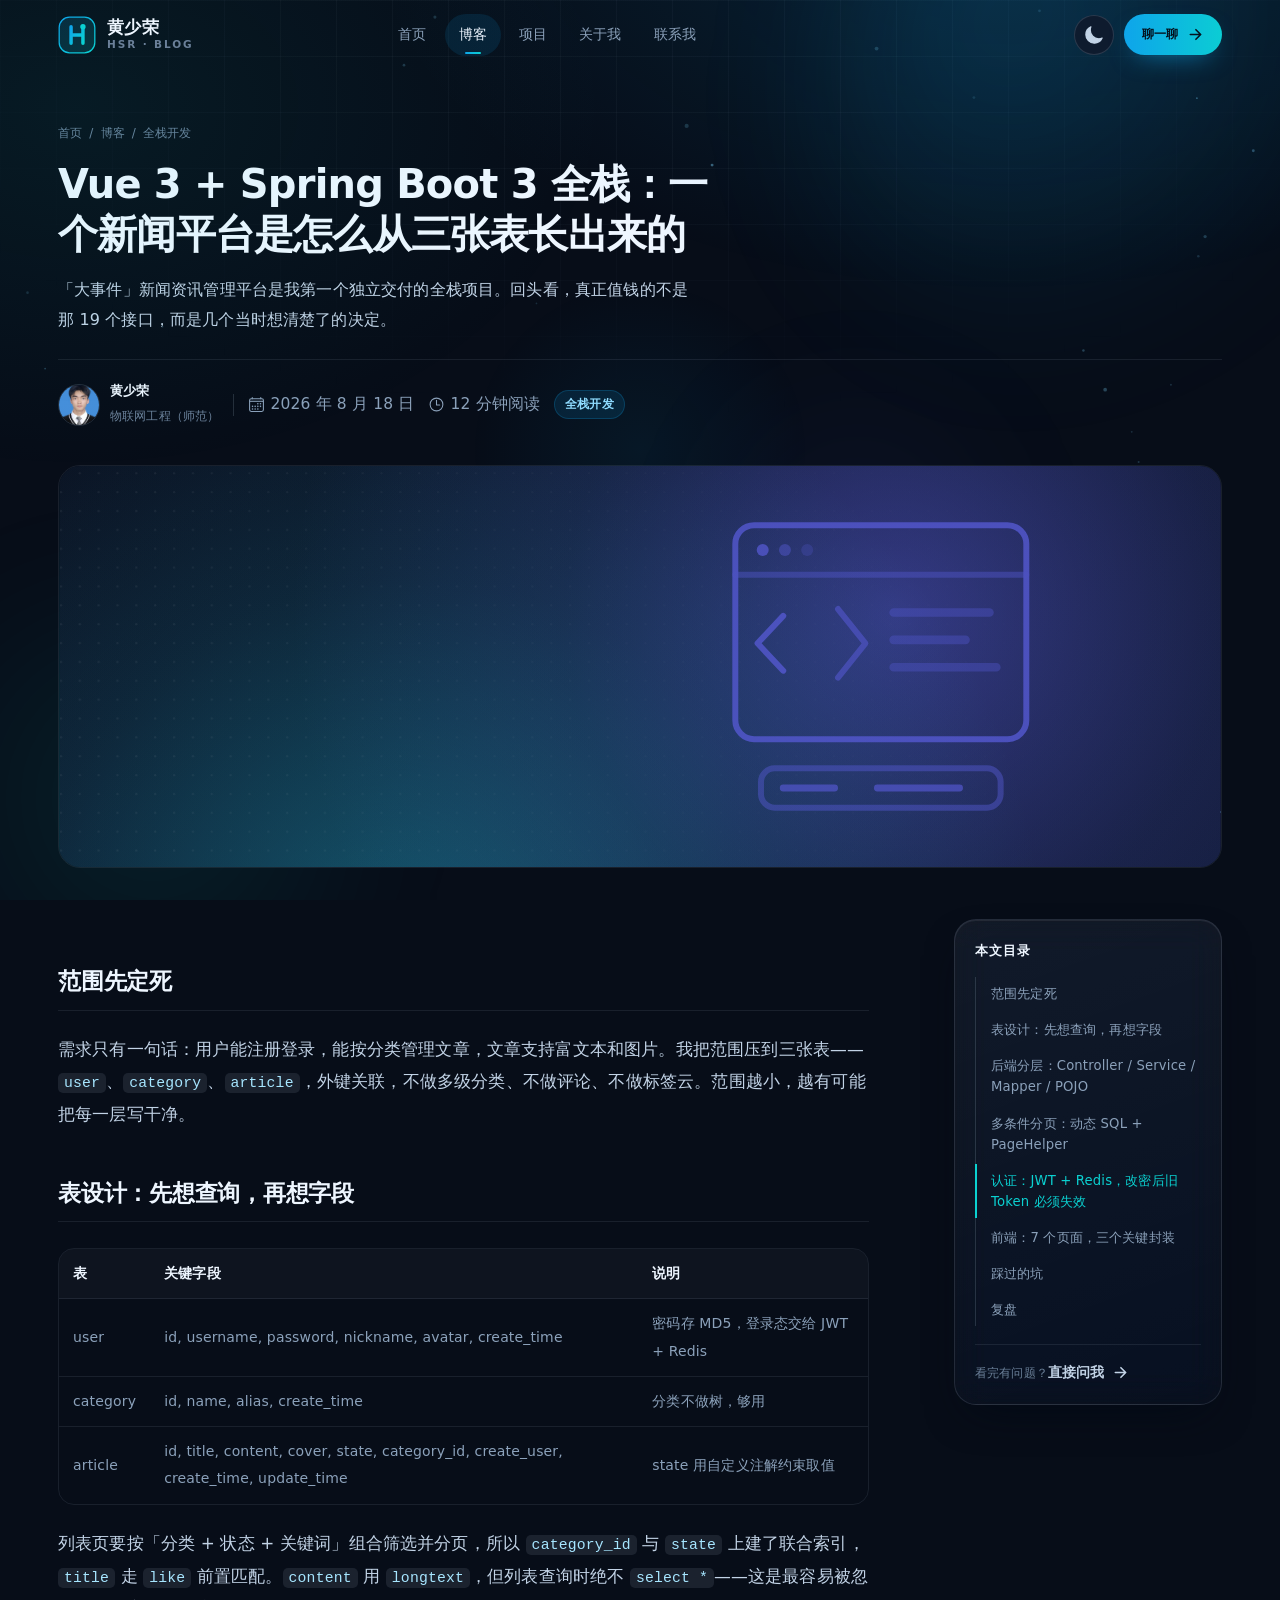
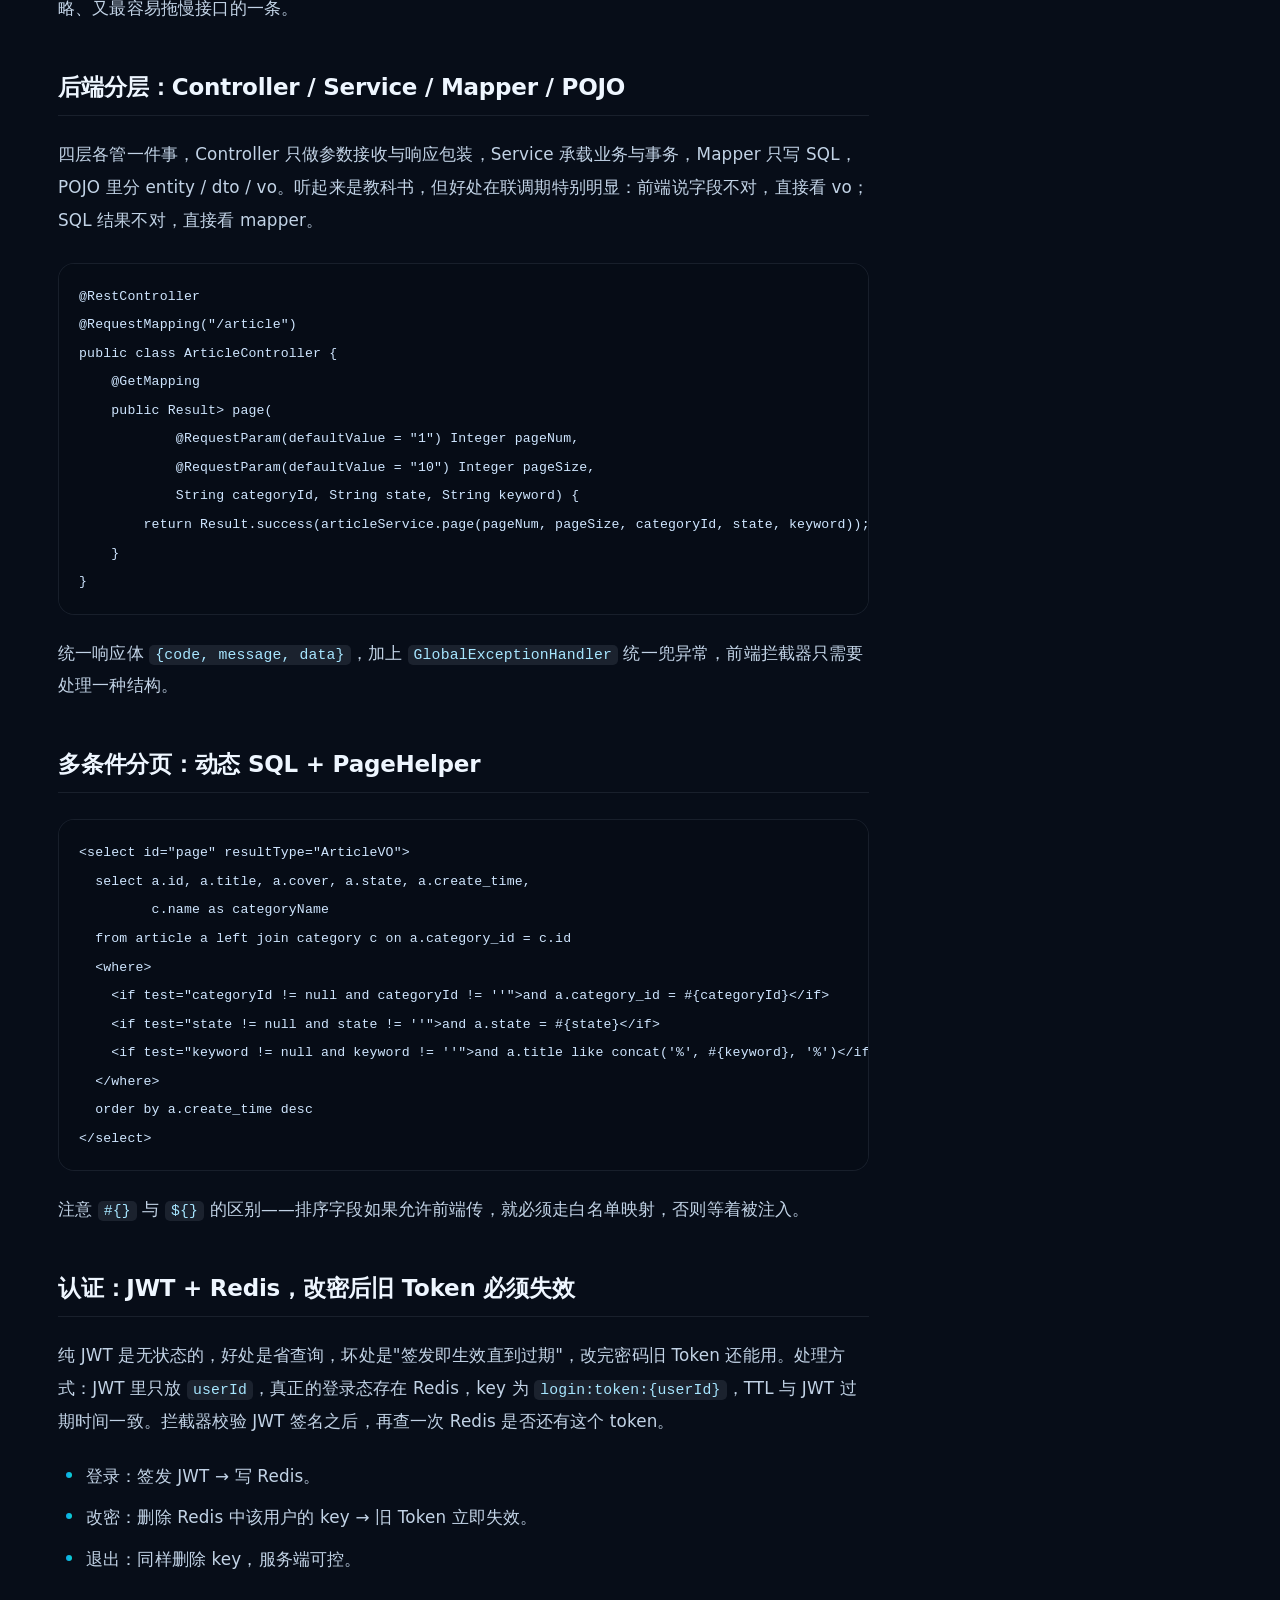
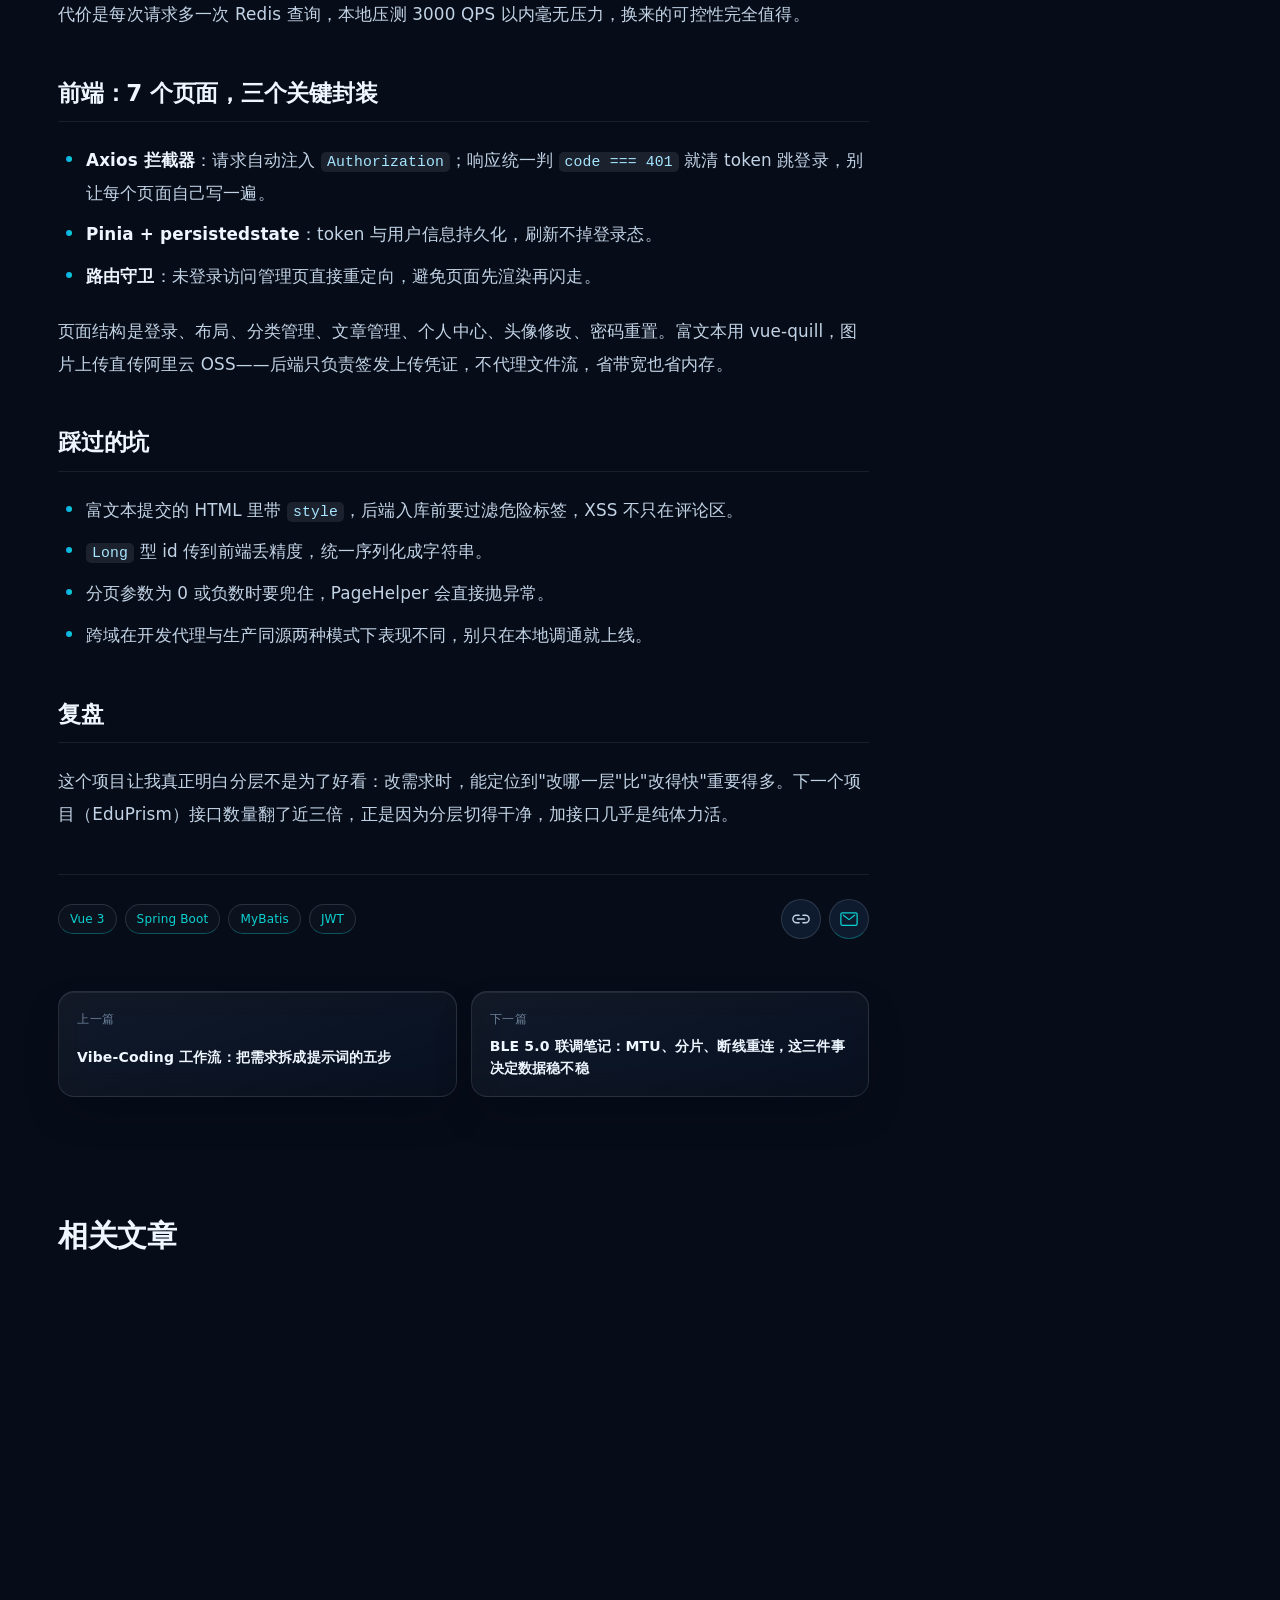
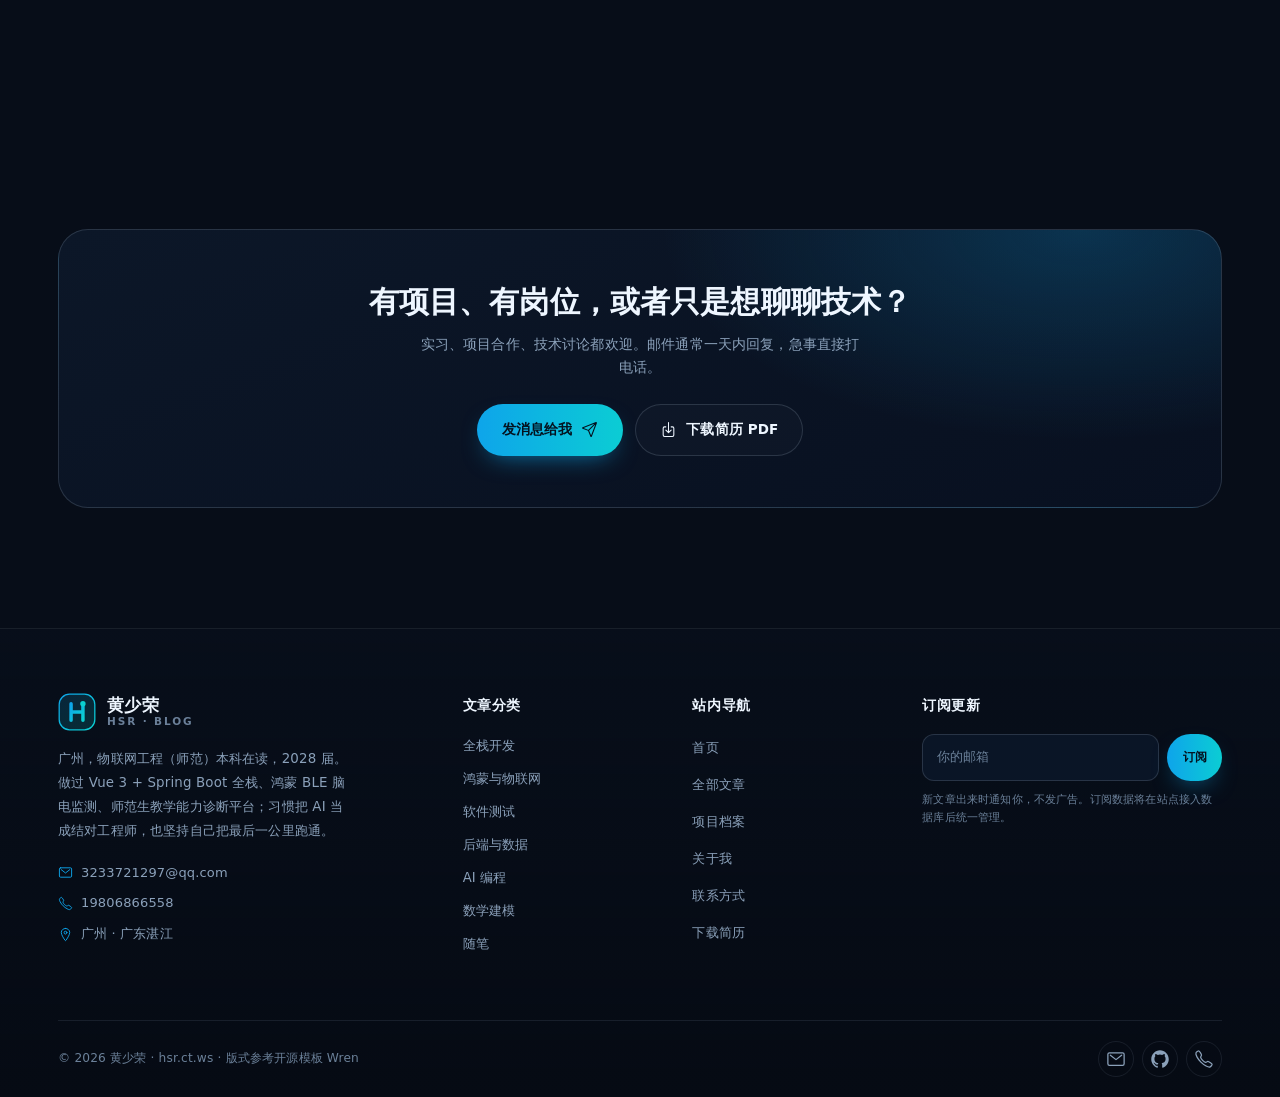
<file: posts/news-platform.html>
<!DOCTYPE html>
<html lang="zh-CN">
<head>
<meta charset="UTF-8">
<meta name="viewport" content="width=device-width, initial-scale=1">
<title>Vue 3 + Spring Boot 3 全栈：一个新闻平台是怎么从三张表长出来的 · 黄少荣的个人博客</title>
<meta name="description" content="三张表、19 个接口、7 个页面，一个人从建表做到部署。这篇把关键决策记下来：分层怎么切、分页怎么做、Token 怎么失效。">
<meta name="author" content="黄少荣">
<meta name="theme-color" content="#070d18">
<meta property="og:type" content="website">
<meta property="og:site_name" content="黄少荣 · hsr.ct.ws">
<meta property="og:title" content="Vue 3 + Spring Boot 3 全栈：一个新闻平台是怎么从三张表长出来的 · 黄少荣的个人博客">
<meta property="og:description" content="三张表、19 个接口、7 个页面，一个人从建表做到部署。这篇把关键决策记下来：分层怎么切、分页怎么做、Token 怎么失效。">
<meta property="og:locale" content="zh_CN">
<link rel="icon" href="../favicon.svg" type="image/svg+xml">
<link rel="apple-touch-icon" href="../assets/images/avatar.png">
<link rel="stylesheet" href="../assets/css/style.css">
</head>
<body>
<svg xmlns="http://www.w3.org/2000/svg" style="position:absolute;width:0;height:0;overflow:hidden" aria-hidden="true"><symbol id="i-arrow-forward-outline" viewBox="0 0 512 512"><path fill="none" stroke="currentColor" stroke-linecap="round" stroke-linejoin="round" stroke-width="48" d="M268 112l144 144-144 144M392 256H100"/></symbol>
<symbol id="i-arrow-up-outline" viewBox="0 0 512 512"><path fill="none" stroke="currentColor" stroke-linecap="round" stroke-linejoin="round" stroke-width="48" d="M112 244l144-144 144 144M256 120v292"/></symbol>
<symbol id="i-calendar-outline" viewBox="0 0 512 512"><rect fill="none" stroke="currentColor" stroke-linejoin="round" stroke-width="32" x="48" y="80" width="416" height="384" rx="48"/><circle cx="296" cy="232" r="24"/><circle cx="376" cy="232" r="24"/><circle cx="296" cy="312" r="24"/><circle cx="376" cy="312" r="24"/><circle cx="136" cy="312" r="24"/><circle cx="216" cy="312" r="24"/><circle cx="136" cy="392" r="24"/><circle cx="216" cy="392" r="24"/><circle cx="296" cy="392" r="24"/><path fill="none" stroke="currentColor" stroke-linejoin="round" stroke-width="32" stroke-linecap="round" d="M128 48v32M384 48v32"/><path fill="none" stroke="currentColor" stroke-linejoin="round" stroke-width="32" d="M464 160H48"/></symbol>
<symbol id="i-call-outline" viewBox="0 0 512 512"><path d="M451 374c-15.88-16-54.34-39.35-73-48.76-24.3-12.24-26.3-13.24-45.4.95-12.74 9.47-21.21 17.93-36.12 14.75s-47.31-21.11-75.68-49.39-47.34-61.62-50.53-76.48 5.41-23.23 14.79-36c13.22-18 12.22-21 .92-45.3-8.81-18.9-32.84-57-48.9-72.8C119.9 44 119.9 47 108.83 51.6A160.15 160.15 0 0083 65.37C67 76 58.12 84.83 51.91 98.1s-9 44.38 23.07 102.64 54.57 88.05 101.14 134.49S258.5 406.64 310.85 436c64.76 36.27 89.6 29.2 102.91 23s22.18-15 32.83-31a159.09 159.09 0 0013.8-25.8C465 391.17 468 391.17 451 374z" fill="none" stroke="currentColor" stroke-miterlimit="10" stroke-width="32"/></symbol>
<symbol id="i-close-outline" viewBox="0 0 512 512"><path fill="none" stroke="currentColor" stroke-linecap="round" stroke-linejoin="round" stroke-width="32" d="M368 368L144 144M368 144L144 368"/></symbol>
<symbol id="i-download-outline" viewBox="0 0 512 512"><path d="M336 176h40a40 40 0 0140 40v208a40 40 0 01-40 40H136a40 40 0 01-40-40V216a40 40 0 0140-40h40" fill="none" stroke="currentColor" stroke-linecap="round" stroke-linejoin="round" stroke-width="32"/><path fill="none" stroke="currentColor" stroke-linecap="round" stroke-linejoin="round" stroke-width="32" d="M176 272l80 80 80-80M256 48v288"/></symbol>
<symbol id="i-link-outline" viewBox="0 0 512 512"><path d="M208 352h-64a96 96 0 010-192h64M304 160h64a96 96 0 010 192h-64M163.29 256h187.42" fill="none" stroke="currentColor" stroke-linecap="round" stroke-linejoin="round" stroke-width="36"/></symbol>
<symbol id="i-location-outline" viewBox="0 0 512 512"><path d="M256 48c-79.5 0-144 61.39-144 137 0 87 96 224.87 131.25 272.49a15.77 15.77 0 0025.5 0C304 409.89 400 272.07 400 185c0-75.61-64.5-137-144-137z" fill="none" stroke="currentColor" stroke-linecap="round" stroke-linejoin="round" stroke-width="32"/><circle cx="256" cy="192" r="48" fill="none" stroke="currentColor" stroke-linecap="round" stroke-linejoin="round" stroke-width="32"/></symbol>
<symbol id="i-logo-github" viewBox="0 0 512 512"><path d="M256 32C132.3 32 32 134.9 32 261.7c0 101.5 64.2 187.5 153.2 217.9a17.56 17.56 0 003.8.4c8.3 0 11.5-6.1 11.5-11.4 0-5.5-.2-19.9-.3-39.1a102.4 102.4 0 01-22.6 2.7c-43.1 0-52.9-33.5-52.9-33.5-10.2-26.5-24.9-33.6-24.9-33.6-19.5-13.7-.1-14.1 1.4-14.1h.1c22.5 2 34.3 23.8 34.3 23.8 11.2 19.6 26.2 25.1 39.6 25.1a63 63 0 0025.6-6c2-14.8 7.8-24.9 14.2-30.7-49.7-5.8-102-25.5-102-113.5 0-25.1 8.7-45.6 23-61.6-2.3-5.8-10-29.2 2.2-60.8a18.64 18.64 0 015-.5c8.1 0 26.4 3.1 56.6 24.1a208.21 208.21 0 01112.2 0c30.2-21 48.5-24.1 56.6-24.1a18.64 18.64 0 015 .5c12.2 31.6 4.5 55 2.2 60.8 14.3 16.1 23 36.6 23 61.6 0 88.2-52.4 107.6-102.3 113.3 8 7.1 15.2 21.1 15.2 42.5 0 30.7-.3 55.5-.3 63 0 5.4 3.1 11.5 11.4 11.5a19.35 19.35 0 004-.4C415.9 449.2 480 363.1 480 261.7 480 134.9 379.7 32 256 32z"/></symbol>
<symbol id="i-mail-outline" viewBox="0 0 512 512"><rect x="48" y="96" width="416" height="320" rx="40" ry="40" fill="none" stroke="currentColor" stroke-linecap="round" stroke-linejoin="round" stroke-width="32"/><path fill="none" stroke="currentColor" stroke-linecap="round" stroke-linejoin="round" stroke-width="32" d="M112 160l144 112 144-112"/></symbol>
<symbol id="i-menu-outline" viewBox="0 0 512 512"><path fill="none" stroke="currentColor" stroke-linecap="round" stroke-miterlimit="10" stroke-width="32" d="M80 160h352M80 256h352M80 352h352"/></symbol>
<symbol id="i-paper-plane-outline" viewBox="0 0 512 512"><path d="M53.12 199.94l400-151.39a8 8 0 0110.33 10.33l-151.39 400a8 8 0 01-15-.34l-67.4-166.09a16 16 0 00-10.11-10.11L53.46 215a8 8 0 01-.34-15.06zM460 52L227 285" fill="none" stroke="currentColor" stroke-linecap="round" stroke-linejoin="round" stroke-width="32"/></symbol>
<symbol id="i-time-outline" viewBox="0 0 512 512"><path d="M256 64C150 64 64 150 64 256s86 192 192 192 192-86 192-192S362 64 256 64z" fill="none" stroke="currentColor" stroke-miterlimit="10" stroke-width="32"/><path fill="none" stroke="currentColor" stroke-linecap="round" stroke-linejoin="round" stroke-width="32" d="M256 128v144h96"/></symbol></svg>
<a class="skip-link" href="#main">跳到正文</a>

<header class="site-header" data-header>
  <div class="container header-inner">
    <a class="brand" href="../index.html" aria-label="黄少荣 · 首页">
      <img src="../assets/images/logo.svg" width="38" height="38" alt="">
      <span class="brand-name"><b>黄少荣</b><span>HSR · BLOG</span></span>
    </a>

    <nav class="nav" data-nav aria-label="主导航">
      <div class="nav-top">
        <a class="brand" href="../index.html">
          <img src="../assets/images/logo.svg" width="34" height="34" alt="">
          <span class="brand-name"><b>黄少荣</b><span>HSR · BLOG</span></span>
        </a>
        <button class="nav-toggle" type="button" data-nav-close aria-label="关闭菜单"><svg class="icon" aria-hidden="true" focusable="false"><use href="#i-close-outline"></use></svg></button>
      </div>
      <ul class="nav-list">
          <li><a class="nav-link" href="../index.html">首页</a></li>
          <li><a class="nav-link is-active" href="../blog.html">博客</a></li>
          <li><a class="nav-link" href="../projects.html">项目</a></li>
          <li><a class="nav-link" href="../about.html">关于我</a></li>
          <li><a class="nav-link" href="../contact.html">联系我</a></li>
      </ul>
      <div class="nav-foot">
        <a class="btn btn-primary btn-sm" href="../contact.html">聊聊合作 <svg class="icon icon--sm" aria-hidden="true" focusable="false"><use href="#i-arrow-forward-outline"></use></svg></a>
        <a class="btn btn-ghost btn-sm" href="../assets/files/huangshaorong-resume.pdf" download>下载简历 PDF <svg class="icon icon--sm" aria-hidden="true" focusable="false"><use href="#i-download-outline"></use></svg></a>
      </div>
    </nav>

    <div class="header-actions">
      <a class="btn btn-primary btn-sm" href="../contact.html">聊一聊 <svg class="icon icon--sm" aria-hidden="true" focusable="false"><use href="#i-arrow-forward-outline"></use></svg></a>
      <button class="nav-toggle" type="button" data-nav-toggle aria-label="打开菜单" aria-expanded="false"><svg class="icon" aria-hidden="true" focusable="false"><use href="#i-menu-outline"></use></svg></button>
    </div>
  </div>
</header>
<div class="nav-scrim" data-nav-scrim></div>

<div class="read-progress" data-progress></div>
<main id="main">
  <article>
    <header class="article-head">
      <div class="container">
        <nav class="crumbs" aria-label="面包屑">
          <a href="../index.html">首页</a><span>/</span>
          <a href="../blog.html">博客</a><span>/</span>
          <a href="../blog.html?cat=fullstack">全栈开发</a>
        </nav>
        <h1>Vue 3 + Spring Boot 3 全栈：一个新闻平台是怎么从三张表长出来的</h1>
        <p class="article-lead">「大事件」新闻资讯管理平台是我第一个独立交付的全栈项目。回头看，真正值钱的不是那 19 个接口，而是几个当时想清楚了的决定。</p>
        <div class="article-meta">
          <div class="author">
            <img src="../assets/images/portrait.jpg" width="42" height="42" alt="黄少荣">
            <div><b>黄少荣</b><span>物联网工程（师范）</span></div>
          </div>
          <span class="meta-sep"></span>
          <span class="card-meta__row"><svg class="icon icon--sm" aria-hidden="true" focusable="false"><use href="#i-calendar-outline"></use></svg>2026 年 8 月 18 日</span>
          <span class="card-meta__row"><svg class="icon icon--sm" aria-hidden="true" focusable="false"><use href="#i-time-outline"></use></svg>12 分钟阅读</span>
          <span class="badge">全栈开发</span>
        </div>
      </div>
      <div class="container">
        <figure class="article-cover">
          <img src="../assets/images/covers/news-platform.svg" alt="" width="1600" height="900">
        </figure>
      </div>
    </header>

    <div class="container article-layout">
      <div class="prose" data-article-body>

<h2>范围先定死</h2>
<p>需求只有一句话：用户能注册登录，能按分类管理文章，文章支持富文本和图片。我把范围压到三张表——<code>user</code>、<code>category</code>、<code>article</code>，外键关联，不做多级分类、不做评论、不做标签云。范围越小，越有可能把每一层写干净。</p>

<h2>表设计：先想查询，再想字段</h2>
<div class="table-wrap"><table>
<thead><tr><th>表</th><th>关键字段</th><th>说明</th></tr></thead>
<tbody>
<tr><td>user</td><td>id, username, password, nickname, avatar, create_time</td><td>密码存 MD5，登录态交给 JWT + Redis</td></tr>
<tr><td>category</td><td>id, name, alias, create_time</td><td>分类不做树，够用</td></tr>
<tr><td>article</td><td>id, title, content, cover, state, category_id, create_user, create_time, update_time</td><td>state 用自定义注解约束取值</td></tr>
</tbody>
</table></div>
<p>列表页要按「分类 + 状态 + 关键词」组合筛选并分页，所以 <code>category_id</code> 与 <code>state</code> 上建了联合索引，<code>title</code> 走 <code>like</code> 前置匹配。<code>content</code> 用 <code>longtext</code>，但列表查询时绝不 <code>select *</code>——这是最容易被忽略、又最容易拖慢接口的一条。</p>

<h2>后端分层：Controller / Service / Mapper / POJO</h2>
<p>四层各管一件事，Controller 只做参数接收与响应包装，Service 承载业务与事务，Mapper 只写 SQL，POJO 里分 entity / dto / vo。听起来是教科书，但好处在联调期特别明显：前端说字段不对，直接看 vo；SQL 结果不对，直接看 mapper。</p>
<pre><code>@RestController
@RequestMapping("/article")
public class ArticleController {
    @GetMapping
    public Result<PageResult<ArticleVO>> page(
            @RequestParam(defaultValue = "1") Integer pageNum,
            @RequestParam(defaultValue = "10") Integer pageSize,
            String categoryId, String state, String keyword) {
        return Result.success(articleService.page(pageNum, pageSize, categoryId, state, keyword));
    }
}</code></pre>
<p>统一响应体 <code>{code, message, data}</code>，加上 <code>GlobalExceptionHandler</code> 统一兜异常，前端拦截器只需要处理一种结构。</p>

<h2>多条件分页：动态 SQL + PageHelper</h2>
<pre><code>&lt;select id="page" resultType="ArticleVO"&gt;
  select a.id, a.title, a.cover, a.state, a.create_time,
         c.name as categoryName
  from article a left join category c on a.category_id = c.id
  &lt;where&gt;
    &lt;if test="categoryId != null and categoryId != ''"&gt;and a.category_id = #{categoryId}&lt;/if&gt;
    &lt;if test="state != null and state != ''"&gt;and a.state = #{state}&lt;/if&gt;
    &lt;if test="keyword != null and keyword != ''"&gt;and a.title like concat('%', #{keyword}, '%')&lt;/if&gt;
  &lt;/where&gt;
  order by a.create_time desc
&lt;/select&gt;</code></pre>
<p>注意 <code>#{}</code> 与 <code>${}</code> 的区别——排序字段如果允许前端传，就必须走白名单映射，否则等着被注入。</p>

<h2>认证：JWT + Redis，改密后旧 Token 必须失效</h2>
<p>纯 JWT 是无状态的，好处是省查询，坏处是"签发即生效直到过期"，改完密码旧 Token 还能用。处理方式：JWT 里只放 <code>userId</code>，真正的登录态存在 Redis，key 为 <code>login:token:{userId}</code>，TTL 与 JWT 过期时间一致。拦截器校验 JWT 签名之后，再查一次 Redis 是否还有这个 token。</p>
<ul>
  <li>登录：签发 JWT → 写 Redis。</li>
  <li>改密：删除 Redis 中该用户的 key → 旧 Token 立即失效。</li>
  <li>退出：同样删除 key，服务端可控。</li>
</ul>
<p>代价是每次请求多一次 Redis 查询，本地压测 3000 QPS 以内毫无压力，换来的可控性完全值得。</p>

<h2>前端：7 个页面，三个关键封装</h2>
<ul>
  <li><strong>Axios 拦截器</strong>：请求自动注入 <code>Authorization</code>；响应统一判 <code>code === 401</code> 就清 token 跳登录，别让每个页面自己写一遍。</li>
  <li><strong>Pinia + persistedstate</strong>：token 与用户信息持久化，刷新不掉登录态。</li>
  <li><strong>路由守卫</strong>：未登录访问管理页直接重定向，避免页面先渲染再闪走。</li>
</ul>
<p>页面结构是登录、布局、分类管理、文章管理、个人中心、头像修改、密码重置。富文本用 vue-quill，图片上传直传阿里云 OSS——后端只负责签发上传凭证，不代理文件流，省带宽也省内存。</p>

<h2>踩过的坑</h2>
<ul>
  <li>富文本提交的 HTML 里带 <code>style</code>，后端入库前要过滤危险标签，XSS 不只在评论区。</li>
  <li><code>Long</code> 型 id 传到前端丢精度，统一序列化成字符串。</li>
  <li>分页参数为 0 或负数时要兜住，PageHelper 会直接抛异常。</li>
  <li>跨域在开发代理与生产同源两种模式下表现不同，别只在本地调通就上线。</li>
</ul>

<h2>复盘</h2>
<p>这个项目让我真正明白分层不是为了好看：改需求时，能定位到"改哪一层"比"改得快"重要得多。下一个项目（EduPrism）接口数量翻了近三倍，正是因为分层切得干净，加接口几乎是纯体力活。</p>

        <div class="article-foot">
          <div class="row">
            <div class="chip-list"><a class="chip" href="../blog.html?cat=fullstack">Vue 3</a><a class="chip" href="../blog.html?cat=fullstack">Spring Boot</a><a class="chip" href="../blog.html?cat=fullstack">MyBatis</a><a class="chip" href="../blog.html?cat=fullstack">JWT</a></div>
            <div class="share-row">
              <button class="btn-icon" type="button" data-copy-link aria-label="复制本文链接"><svg class="icon" aria-hidden="true" focusable="false"><use href="#i-link-outline"></use></svg></button>
              <a class="btn-icon" href="mailto:3233721297@qq.com?subject=Vue 3 + Spring Boot 3 全栈：一个新闻平台是怎么从三张表长出来的" aria-label="邮件分享"><svg class="icon" aria-hidden="true" focusable="false"><use href="#i-mail-outline"></use></svg></a>
            </div>
          </div>
          <nav class="post-nav" aria-label="上一篇下一篇"><a href="../posts/vibe-coding.html"><span>上一篇</span><b>Vibe-Coding 工作流：把需求拆成提示词的五步</b></a><a href="../posts/ble-gatt.html"><span>下一篇</span><b>BLE 5.0 联调笔记：MTU、分片、断线重连，这三件事决定数据稳不稳</b></a></nav>
        </div>
      </div>

      <aside class="toc" data-toc>
        <p class="toc-title">本文目录</p>
        <ul class="toc-list" data-toc-list></ul>
        <div class="toc-cta">
          看完有问题？<a class="btn-link" href="../contact.html">直接问我 <svg class="icon icon--sm" aria-hidden="true" focusable="false"><use href="#i-arrow-forward-outline"></use></svg></a>
        </div>
      </aside>
    </div>
  </article>

  <section class="section section--tight">
    <div class="container">
      <div class="section-head"><div><h2 class="section-title">相关文章</h2></div></div>
      <div class="post-grid">
<article class="post-card" data-post data-cat="backend" data-search-text="智教棱镜：275 个节点的能力图谱，怎么从标准文件变成可查询的结构 把师范生教师职业能力标准拆成 7 类节点、7 类关系，做成 275 节点 / 298 关系的图谱，再用六个智能体在图上做诊断。踩得最狠的坑是 schema 没定就先写代码。 Neo4j Flask 知识图谱 Docker 后端与数据" data-reveal style="--delay:0ms">
  <a class="card-banner img-holder" href="../posts/eduprism.html" aria-label="智教棱镜：275 个节点的能力图谱，怎么从标准文件变成可查询的结构">
    <img src="../assets/images/covers/eduprism.svg" alt="" width="1600" height="900" loading="lazy">
    <span class="badge badge--on-image">后端与数据</span>
  </a>
  <div class="card-body">
    <div class="card-meta">
      <span class="card-meta__row"><svg class="icon icon--sm" aria-hidden="true" focusable="false"><use href="#i-time-outline"></use></svg>13 分钟</span>
      <span class="dot-sep"></span>
      <time datetime="2026-10-22">2026-10-22</time>
    </div>
    <h3><a href="../posts/eduprism.html">智教棱镜：275 个节点的能力图谱，怎么从标准文件变成可查询的结构</a></h3>
    <p class="card-excerpt">把师范生教师职业能力标准拆成 7 类节点、7 类关系，做成 275 节点 / 298 关系的图谱，再用六个智能体在图上做诊断。踩得最狠的坑是 schema 没定就先写代码。</p>
    <div class="card-foot">
      <div class="card-tags"><span>#Neo4j</span><span>#Flask</span></div>
      <a class="btn-link" href="../posts/eduprism.html">阅读 <svg class="icon icon--sm" aria-hidden="true" focusable="false"><use href="#i-arrow-forward-outline"></use></svg></a>
    </div>
  </div>
</article>
<article class="post-card" data-post data-cat="harmony" data-search-text="把 Python 训好的 MLP 搬进 ArkTS：鸿蒙脑电监测里的零依赖推理 从 TGAM 传感器到 Canvas 波形，端到端一个人写完。最难的不是蓝牙，而是怎么把 Python 训练出来的权重，装进一个不能装第三方库的 ArkTS 工程里。 ArkTS BLE 5.0 MLP Canvas 2D 鸿蒙与物联网" data-reveal style="--delay:60ms">
  <a class="card-banner img-holder" href="../posts/harmony-eeg.html" aria-label="把 Python 训好的 MLP 搬进 ArkTS：鸿蒙脑电监测里的零依赖推理">
    <img src="../assets/images/covers/harmony-eeg.svg" alt="" width="1600" height="900" loading="lazy">
    <span class="badge badge--on-image">鸿蒙与物联网</span>
  </a>
  <div class="card-body">
    <div class="card-meta">
      <span class="card-meta__row"><svg class="icon icon--sm" aria-hidden="true" focusable="false"><use href="#i-time-outline"></use></svg>11 分钟</span>
      <span class="dot-sep"></span>
      <time datetime="2026-10-12">2026-10-12</time>
    </div>
    <h3><a href="../posts/harmony-eeg.html">把 Python 训好的 MLP 搬进 ArkTS：鸿蒙脑电监测里的零依赖推理</a></h3>
    <p class="card-excerpt">从 TGAM 传感器到 Canvas 波形，端到端一个人写完。最难的不是蓝牙，而是怎么把 Python 训练出来的权重，装进一个不能装第三方库的 ArkTS 工程里。</p>
    <div class="card-foot">
      <div class="card-tags"><span>#ArkTS</span><span>#BLE 5.0</span></div>
      <a class="btn-link" href="../posts/harmony-eeg.html">阅读 <svg class="icon icon--sm" aria-hidden="true" focusable="false"><use href="#i-arrow-forward-outline"></use></svg></a>
    </div>
  </div>
</article>
<article class="post-card" data-post data-cat="harmony" data-search-text="BLE 5.0 联调笔记：MTU、分片、断线重连，这三件事决定数据稳不稳 低功耗蓝牙的坑几乎都集中在三个地方：MTU 没谈、包没拼、断了没重订阅。把这三件事处理干净，剩下的都是业务代码。 BLE 5.0 GATT 调试 鸿蒙与物联网" data-reveal style="--delay:120ms">
  <a class="card-banner img-holder" href="../posts/ble-gatt.html" aria-label="BLE 5.0 联调笔记：MTU、分片、断线重连，这三件事决定数据稳不稳">
    <img src="../assets/images/covers/ble-gatt.svg" alt="" width="1600" height="900" loading="lazy">
    <span class="badge badge--on-image">鸿蒙与物联网</span>
  </a>
  <div class="card-body">
    <div class="card-meta">
      <span class="card-meta__row"><svg class="icon icon--sm" aria-hidden="true" focusable="false"><use href="#i-time-outline"></use></svg>9 分钟</span>
      <span class="dot-sep"></span>
      <time datetime="2026-09-27">2026-09-27</time>
    </div>
    <h3><a href="../posts/ble-gatt.html">BLE 5.0 联调笔记：MTU、分片、断线重连，这三件事决定数据稳不稳</a></h3>
    <p class="card-excerpt">低功耗蓝牙的坑几乎都集中在三个地方：MTU 没谈、包没拼、断了没重订阅。把这三件事处理干净，剩下的都是业务代码。</p>
    <div class="card-foot">
      <div class="card-tags"><span>#BLE 5.0</span><span>#GATT</span></div>
      <a class="btn-link" href="../posts/ble-gatt.html">阅读 <svg class="icon icon--sm" aria-hidden="true" focusable="false"><use href="#i-arrow-forward-outline"></use></svg></a>
    </div>
  </div>
</article>
      </div>
    </div>
  </section>

  <section class="section section--tight">
  <div class="container">
    <div class="cta-band" data-reveal>
      <h2>有项目、有岗位，或者只是想聊聊技术？</h2>
      <p>实习、项目合作、技术讨论都欢迎。邮件通常一天内回复，急事直接打电话。</p>
      <div class="actions">
        <a class="btn btn-primary" href="../contact.html">发消息给我 <svg class="icon icon--sm" aria-hidden="true" focusable="false"><use href="#i-paper-plane-outline"></use></svg></a>
        <a class="btn btn-ghost" href="../assets/files/huangshaorong-resume.pdf" download><svg class="icon icon--sm" aria-hidden="true" focusable="false"><use href="#i-download-outline"></use></svg> 下载简历 PDF</a>
      </div>
    </div>
  </div>
</section>
</main>

<footer class="site-footer">
  <div class="container">
    <div class="footer-top">
      <div class="footer-brand">
        <a class="brand" href="../index.html">
          <img src="../assets/images/logo.svg" width="38" height="38" alt="">
          <span class="brand-name"><b>黄少荣</b><span>HSR · BLOG</span></span>
        </a>
        <p>广州，物联网工程（师范）本科在读，2028 届。做过 Vue 3 + Spring Boot 全栈、鸿蒙 BLE 脑电监测、师范生教学能力诊断平台；习惯把 AI 当成结对工程师，也坚持自己把最后一公里跑通。</p>
        <div class="footer-contact">
          <a href="mailto:3233721297@qq.com"><svg class="icon" aria-hidden="true" focusable="false"><use href="#i-mail-outline"></use></svg>3233721297@qq.com</a>
          <a href="tel:19806866558"><svg class="icon" aria-hidden="true" focusable="false"><use href="#i-call-outline"></use></svg>19806866558</a>
          <span><svg class="icon" aria-hidden="true" focusable="false"><use href="#i-location-outline"></use></svg>广州 · 广东湛江</span>
        </div>
      </div>

      <div class="footer-col">
        <h2>文章分类</h2>
        <ul class="footer-links"><a href="../blog.html?cat=fullstack">全栈开发</a><a href="../blog.html?cat=harmony">鸿蒙与物联网</a><a href="../blog.html?cat=testing">软件测试</a><a href="../blog.html?cat=backend">后端与数据</a><a href="../blog.html?cat=ai">AI 编程</a><a href="../blog.html?cat=modeling">数学建模</a><a href="../blog.html?cat=essay">随笔</a></ul>
      </div>

      <div class="footer-col">
        <h2>站内导航</h2>
        <ul class="footer-links">
          <li><a href="../index.html">首页</a></li>
          <li><a href="../blog.html">全部文章</a></li>
          <li><a href="../projects.html">项目档案</a></li>
          <li><a href="../about.html">关于我</a></li>
          <li><a href="../contact.html">联系方式</a></li>
          <li><a href="../assets/files/huangshaorong-resume.pdf" download>下载简历</a></li>
        </ul>
      </div>

      <div class="footer-col">
        <h2>订阅更新</h2>
        <form class="subscribe" data-subscribe novalidate>
          <div class="row">
            <input type="email" name="email" placeholder="你的邮箱" autocomplete="email" aria-label="你的邮箱">
            <button class="btn btn-primary btn-sm" type="submit">订阅</button>
          </div>
          <small>新文章出来时通知你，不发广告。订阅数据将在站点接入数据库后统一管理。</small>
        </form>
      </div>
    </div>

    <div class="footer-bottom">
      <p>© <span data-year>2026</span> 黄少荣 · hsr.ct.ws · 版式参考开源模板 Wren</p>
      <ul class="socials">
        <li><a class="social-link" href="mailto:3233721297@qq.com" aria-label="邮件"><svg class="icon" aria-hidden="true" focusable="false"><use href="#i-mail-outline"></use></svg></a></li>
        <li><a class="social-link" href="#" data-github aria-label="GitHub" target="_blank" rel="noopener"><svg class="icon" aria-hidden="true" focusable="false"><use href="#i-logo-github"></use></svg></a></li>
        <li><a class="social-link" href="tel:19806866558" aria-label="电话"><svg class="icon" aria-hidden="true" focusable="false"><use href="#i-call-outline"></use></svg></a></li>
      </ul>
    </div>
  </div>
</footer>

<a class="to-top" href="#main" data-to-top aria-label="回到顶部"><svg class="icon" aria-hidden="true" focusable="false"><use href="#i-arrow-up-outline"></use></svg></a>
<script src="../assets/js/site.js"></script>
</body>
</html>
</file>
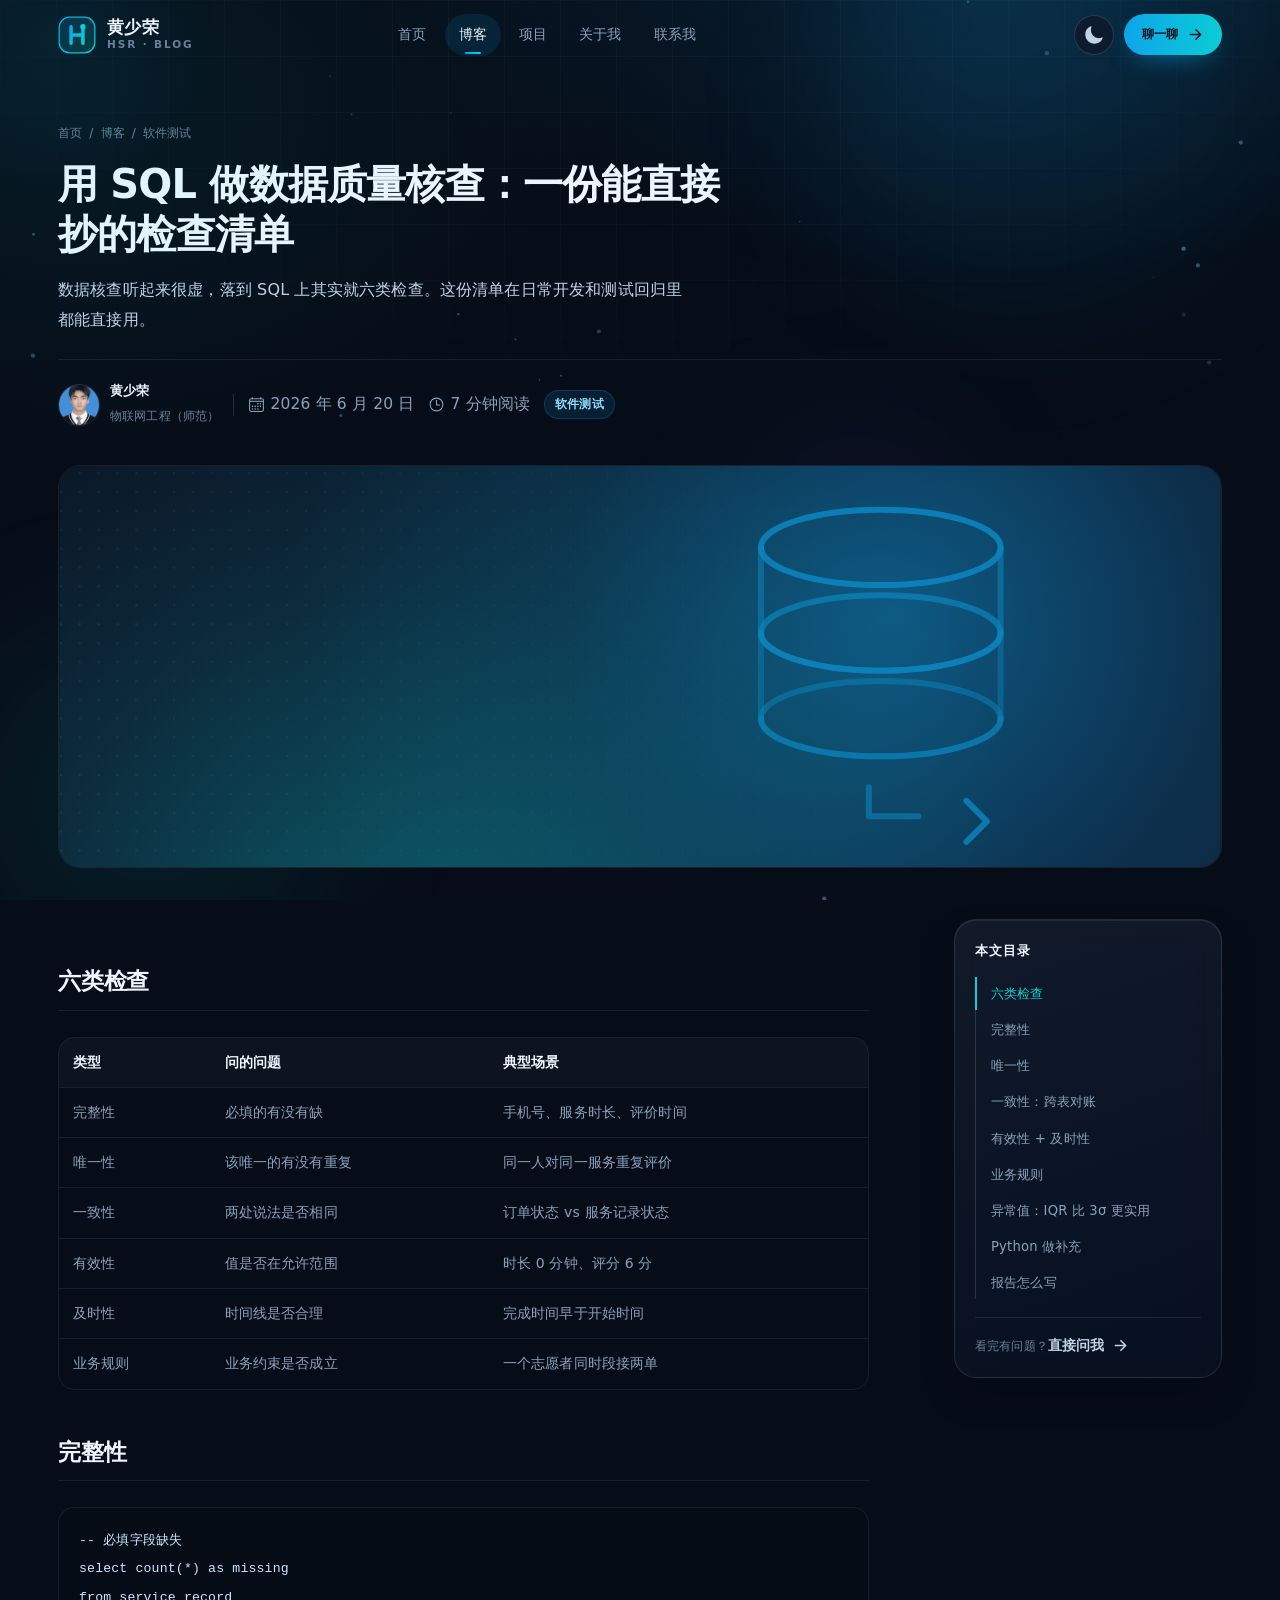
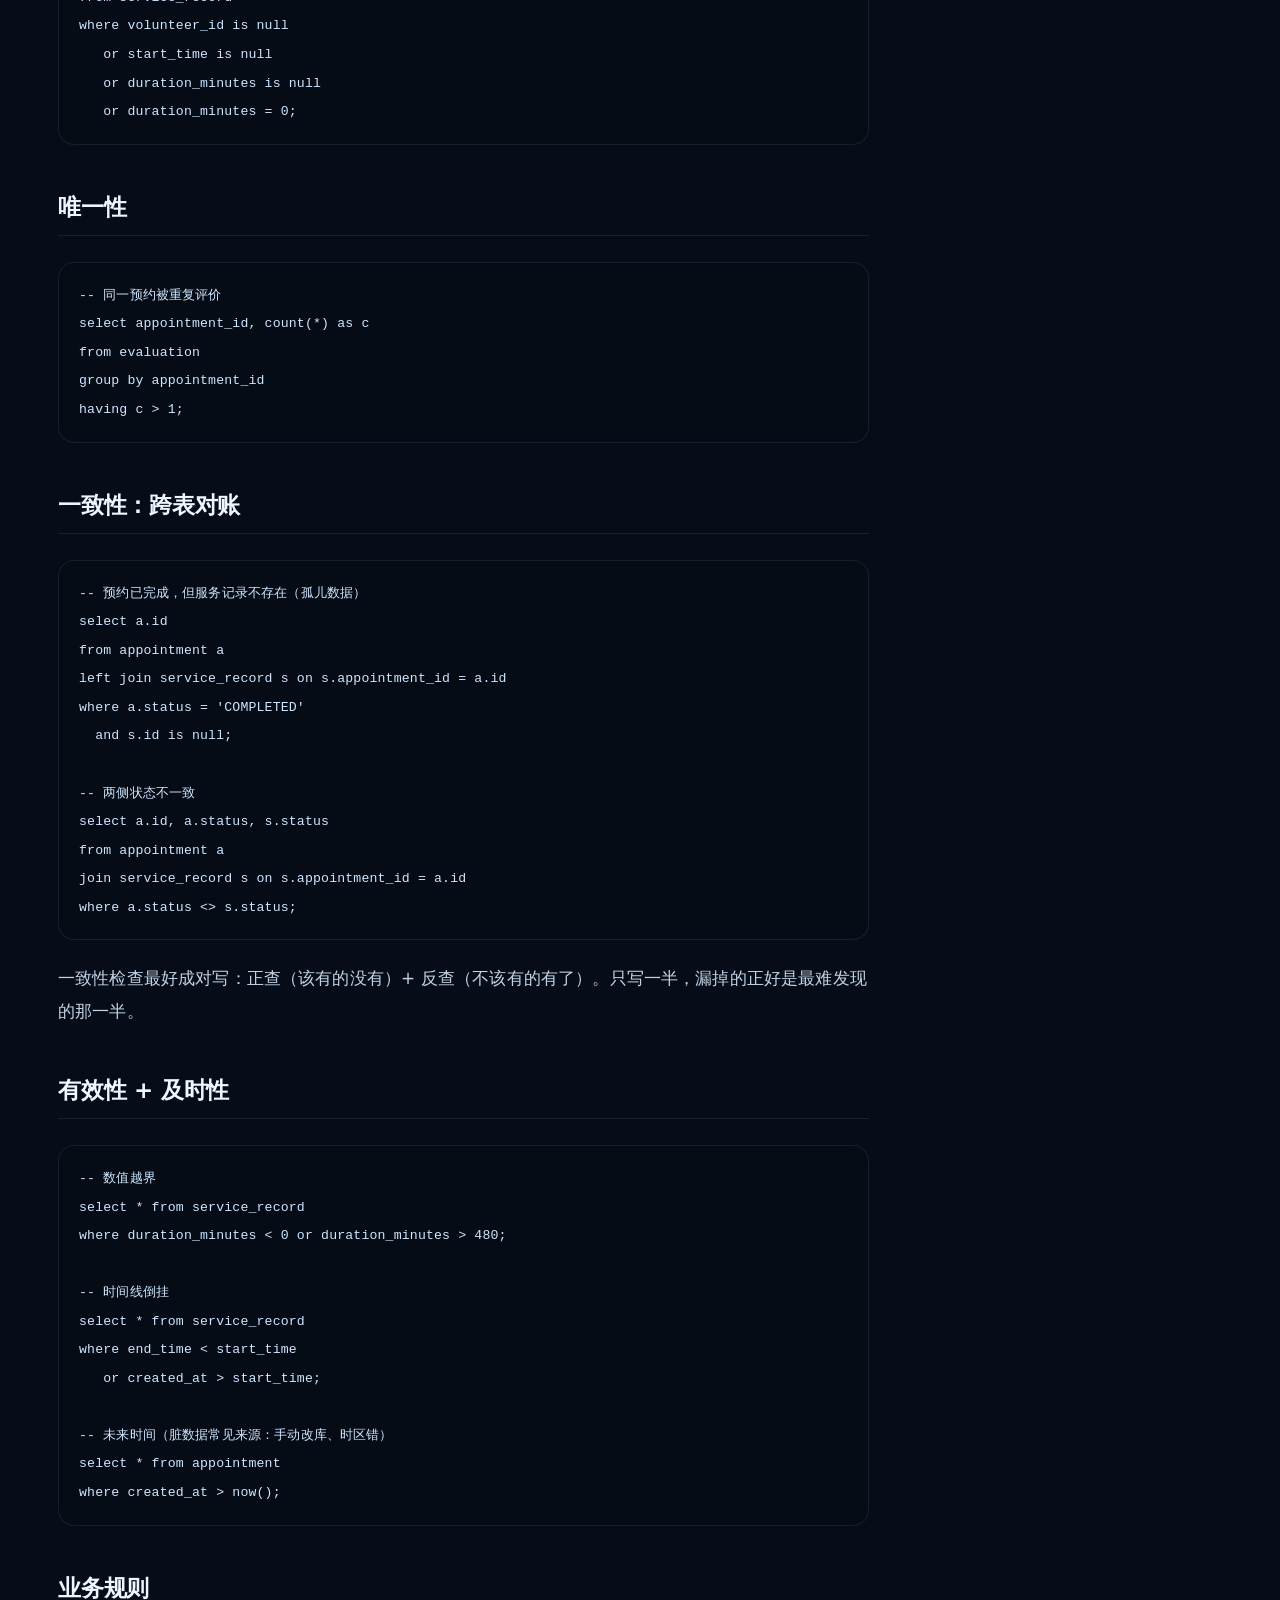
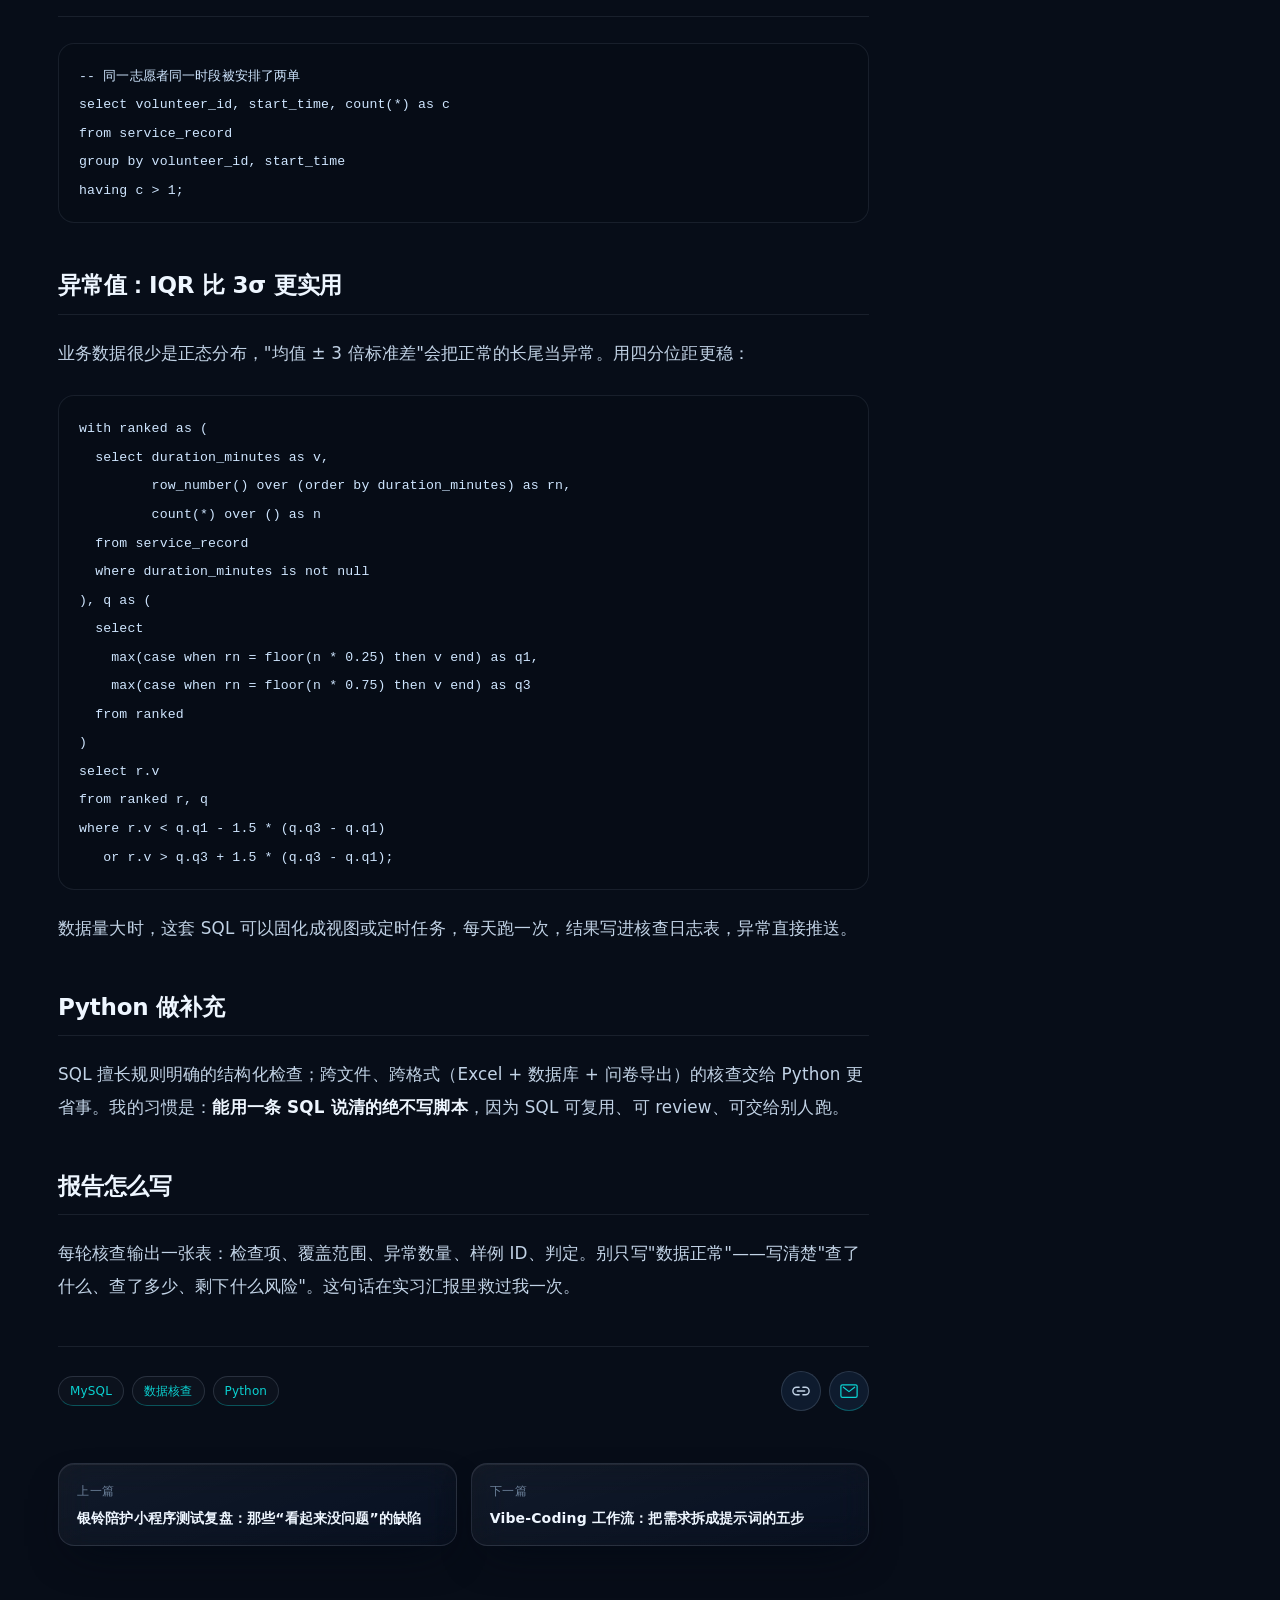
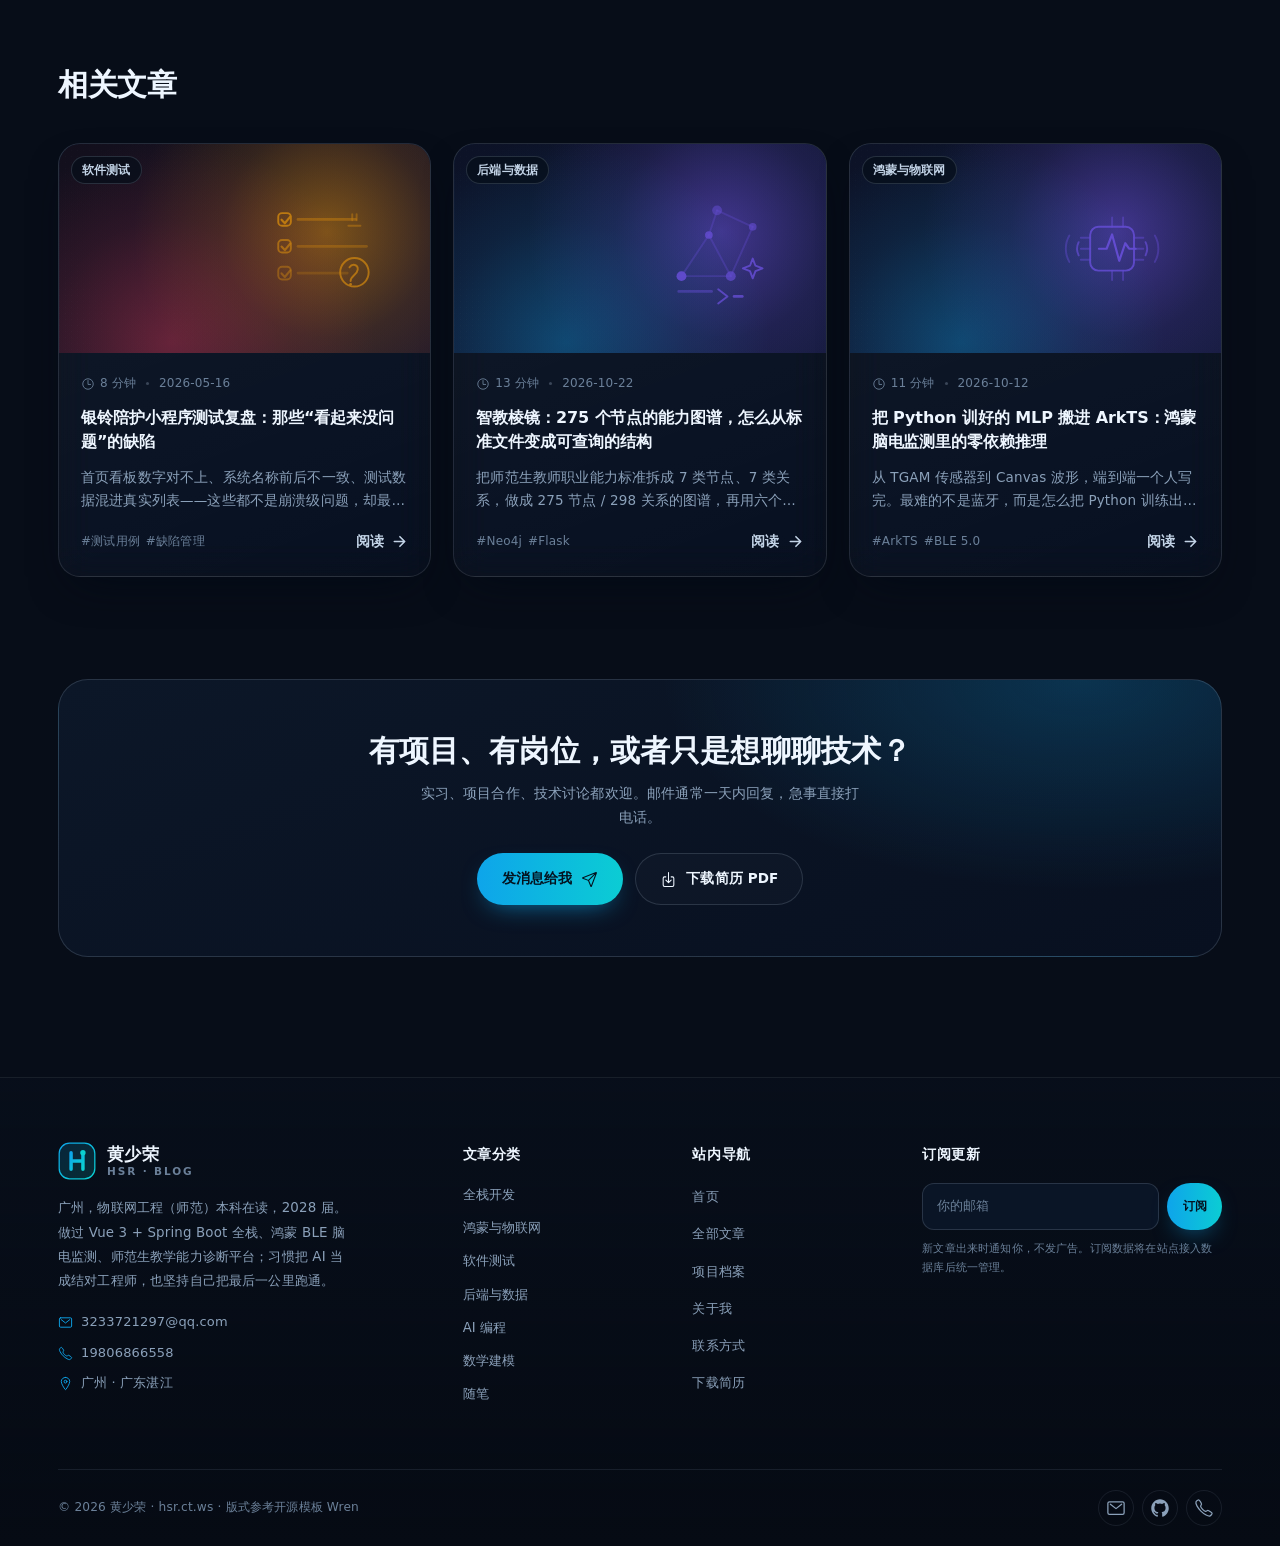
<file: posts/sql-quality.html>
<!DOCTYPE html>
<html lang="zh-CN">
<head>
<meta charset="UTF-8">
<meta name="viewport" content="width=device-width, initial-scale=1">
<title>用 SQL 做数据质量核查：一份能直接抄的检查清单 · 黄少荣的个人博客</title>
<meta name="description" content="在线测验、志愿服务、政务档案，三次经历里都在做同一件事：确认数据是对的。把它抽象成六类检查，用 SQL 表达出来。">
<meta name="author" content="黄少荣">
<meta name="theme-color" content="#070d18">
<meta property="og:type" content="website">
<meta property="og:site_name" content="黄少荣 · hsr.ct.ws">
<meta property="og:title" content="用 SQL 做数据质量核查：一份能直接抄的检查清单 · 黄少荣的个人博客">
<meta property="og:description" content="在线测验、志愿服务、政务档案，三次经历里都在做同一件事：确认数据是对的。把它抽象成六类检查，用 SQL 表达出来。">
<meta property="og:locale" content="zh_CN">
<link rel="icon" href="../favicon.svg" type="image/svg+xml">
<link rel="apple-touch-icon" href="../assets/images/avatar.png">
<link rel="stylesheet" href="../assets/css/style.css">
</head>
<body>
<svg xmlns="http://www.w3.org/2000/svg" style="position:absolute;width:0;height:0;overflow:hidden" aria-hidden="true"><symbol id="i-arrow-forward-outline" viewBox="0 0 512 512"><path fill="none" stroke="currentColor" stroke-linecap="round" stroke-linejoin="round" stroke-width="48" d="M268 112l144 144-144 144M392 256H100"/></symbol>
<symbol id="i-arrow-up-outline" viewBox="0 0 512 512"><path fill="none" stroke="currentColor" stroke-linecap="round" stroke-linejoin="round" stroke-width="48" d="M112 244l144-144 144 144M256 120v292"/></symbol>
<symbol id="i-calendar-outline" viewBox="0 0 512 512"><rect fill="none" stroke="currentColor" stroke-linejoin="round" stroke-width="32" x="48" y="80" width="416" height="384" rx="48"/><circle cx="296" cy="232" r="24"/><circle cx="376" cy="232" r="24"/><circle cx="296" cy="312" r="24"/><circle cx="376" cy="312" r="24"/><circle cx="136" cy="312" r="24"/><circle cx="216" cy="312" r="24"/><circle cx="136" cy="392" r="24"/><circle cx="216" cy="392" r="24"/><circle cx="296" cy="392" r="24"/><path fill="none" stroke="currentColor" stroke-linejoin="round" stroke-width="32" stroke-linecap="round" d="M128 48v32M384 48v32"/><path fill="none" stroke="currentColor" stroke-linejoin="round" stroke-width="32" d="M464 160H48"/></symbol>
<symbol id="i-call-outline" viewBox="0 0 512 512"><path d="M451 374c-15.88-16-54.34-39.35-73-48.76-24.3-12.24-26.3-13.24-45.4.95-12.74 9.47-21.21 17.93-36.12 14.75s-47.31-21.11-75.68-49.39-47.34-61.62-50.53-76.48 5.41-23.23 14.79-36c13.22-18 12.22-21 .92-45.3-8.81-18.9-32.84-57-48.9-72.8C119.9 44 119.9 47 108.83 51.6A160.15 160.15 0 0083 65.37C67 76 58.12 84.83 51.91 98.1s-9 44.38 23.07 102.64 54.57 88.05 101.14 134.49S258.5 406.64 310.85 436c64.76 36.27 89.6 29.2 102.91 23s22.18-15 32.83-31a159.09 159.09 0 0013.8-25.8C465 391.17 468 391.17 451 374z" fill="none" stroke="currentColor" stroke-miterlimit="10" stroke-width="32"/></symbol>
<symbol id="i-close-outline" viewBox="0 0 512 512"><path fill="none" stroke="currentColor" stroke-linecap="round" stroke-linejoin="round" stroke-width="32" d="M368 368L144 144M368 144L144 368"/></symbol>
<symbol id="i-download-outline" viewBox="0 0 512 512"><path d="M336 176h40a40 40 0 0140 40v208a40 40 0 01-40 40H136a40 40 0 01-40-40V216a40 40 0 0140-40h40" fill="none" stroke="currentColor" stroke-linecap="round" stroke-linejoin="round" stroke-width="32"/><path fill="none" stroke="currentColor" stroke-linecap="round" stroke-linejoin="round" stroke-width="32" d="M176 272l80 80 80-80M256 48v288"/></symbol>
<symbol id="i-link-outline" viewBox="0 0 512 512"><path d="M208 352h-64a96 96 0 010-192h64M304 160h64a96 96 0 010 192h-64M163.29 256h187.42" fill="none" stroke="currentColor" stroke-linecap="round" stroke-linejoin="round" stroke-width="36"/></symbol>
<symbol id="i-location-outline" viewBox="0 0 512 512"><path d="M256 48c-79.5 0-144 61.39-144 137 0 87 96 224.87 131.25 272.49a15.77 15.77 0 0025.5 0C304 409.89 400 272.07 400 185c0-75.61-64.5-137-144-137z" fill="none" stroke="currentColor" stroke-linecap="round" stroke-linejoin="round" stroke-width="32"/><circle cx="256" cy="192" r="48" fill="none" stroke="currentColor" stroke-linecap="round" stroke-linejoin="round" stroke-width="32"/></symbol>
<symbol id="i-logo-github" viewBox="0 0 512 512"><path d="M256 32C132.3 32 32 134.9 32 261.7c0 101.5 64.2 187.5 153.2 217.9a17.56 17.56 0 003.8.4c8.3 0 11.5-6.1 11.5-11.4 0-5.5-.2-19.9-.3-39.1a102.4 102.4 0 01-22.6 2.7c-43.1 0-52.9-33.5-52.9-33.5-10.2-26.5-24.9-33.6-24.9-33.6-19.5-13.7-.1-14.1 1.4-14.1h.1c22.5 2 34.3 23.8 34.3 23.8 11.2 19.6 26.2 25.1 39.6 25.1a63 63 0 0025.6-6c2-14.8 7.8-24.9 14.2-30.7-49.7-5.8-102-25.5-102-113.5 0-25.1 8.7-45.6 23-61.6-2.3-5.8-10-29.2 2.2-60.8a18.64 18.64 0 015-.5c8.1 0 26.4 3.1 56.6 24.1a208.21 208.21 0 01112.2 0c30.2-21 48.5-24.1 56.6-24.1a18.64 18.64 0 015 .5c12.2 31.6 4.5 55 2.2 60.8 14.3 16.1 23 36.6 23 61.6 0 88.2-52.4 107.6-102.3 113.3 8 7.1 15.2 21.1 15.2 42.5 0 30.7-.3 55.5-.3 63 0 5.4 3.1 11.5 11.4 11.5a19.35 19.35 0 004-.4C415.9 449.2 480 363.1 480 261.7 480 134.9 379.7 32 256 32z"/></symbol>
<symbol id="i-mail-outline" viewBox="0 0 512 512"><rect x="48" y="96" width="416" height="320" rx="40" ry="40" fill="none" stroke="currentColor" stroke-linecap="round" stroke-linejoin="round" stroke-width="32"/><path fill="none" stroke="currentColor" stroke-linecap="round" stroke-linejoin="round" stroke-width="32" d="M112 160l144 112 144-112"/></symbol>
<symbol id="i-menu-outline" viewBox="0 0 512 512"><path fill="none" stroke="currentColor" stroke-linecap="round" stroke-miterlimit="10" stroke-width="32" d="M80 160h352M80 256h352M80 352h352"/></symbol>
<symbol id="i-paper-plane-outline" viewBox="0 0 512 512"><path d="M53.12 199.94l400-151.39a8 8 0 0110.33 10.33l-151.39 400a8 8 0 01-15-.34l-67.4-166.09a16 16 0 00-10.11-10.11L53.46 215a8 8 0 01-.34-15.06zM460 52L227 285" fill="none" stroke="currentColor" stroke-linecap="round" stroke-linejoin="round" stroke-width="32"/></symbol>
<symbol id="i-time-outline" viewBox="0 0 512 512"><path d="M256 64C150 64 64 150 64 256s86 192 192 192 192-86 192-192S362 64 256 64z" fill="none" stroke="currentColor" stroke-miterlimit="10" stroke-width="32"/><path fill="none" stroke="currentColor" stroke-linecap="round" stroke-linejoin="round" stroke-width="32" d="M256 128v144h96"/></symbol></svg>
<a class="skip-link" href="#main">跳到正文</a>

<header class="site-header" data-header>
  <div class="container header-inner">
    <a class="brand" href="../index.html" aria-label="黄少荣 · 首页">
      <img src="../assets/images/logo.svg" width="38" height="38" alt="">
      <span class="brand-name"><b>黄少荣</b><span>HSR · BLOG</span></span>
    </a>

    <nav class="nav" data-nav aria-label="主导航">
      <div class="nav-top">
        <a class="brand" href="../index.html">
          <img src="../assets/images/logo.svg" width="34" height="34" alt="">
          <span class="brand-name"><b>黄少荣</b><span>HSR · BLOG</span></span>
        </a>
        <button class="nav-toggle" type="button" data-nav-close aria-label="关闭菜单"><svg class="icon" aria-hidden="true" focusable="false"><use href="#i-close-outline"></use></svg></button>
      </div>
      <ul class="nav-list">
          <li><a class="nav-link" href="../index.html">首页</a></li>
          <li><a class="nav-link is-active" href="../blog.html">博客</a></li>
          <li><a class="nav-link" href="../projects.html">项目</a></li>
          <li><a class="nav-link" href="../about.html">关于我</a></li>
          <li><a class="nav-link" href="../contact.html">联系我</a></li>
      </ul>
      <div class="nav-foot">
        <a class="btn btn-primary btn-sm" href="../contact.html">聊聊合作 <svg class="icon icon--sm" aria-hidden="true" focusable="false"><use href="#i-arrow-forward-outline"></use></svg></a>
        <a class="btn btn-ghost btn-sm" href="../assets/files/huangshaorong-resume.pdf" download>下载简历 PDF <svg class="icon icon--sm" aria-hidden="true" focusable="false"><use href="#i-download-outline"></use></svg></a>
      </div>
    </nav>

    <div class="header-actions">
      <a class="btn btn-primary btn-sm" href="../contact.html">聊一聊 <svg class="icon icon--sm" aria-hidden="true" focusable="false"><use href="#i-arrow-forward-outline"></use></svg></a>
      <button class="nav-toggle" type="button" data-nav-toggle aria-label="打开菜单" aria-expanded="false"><svg class="icon" aria-hidden="true" focusable="false"><use href="#i-menu-outline"></use></svg></button>
    </div>
  </div>
</header>
<div class="nav-scrim" data-nav-scrim></div>

<div class="read-progress" data-progress></div>
<main id="main">
  <article>
    <header class="article-head">
      <div class="container">
        <nav class="crumbs" aria-label="面包屑">
          <a href="../index.html">首页</a><span>/</span>
          <a href="../blog.html">博客</a><span>/</span>
          <a href="../blog.html?cat=testing">软件测试</a>
        </nav>
        <h1>用 SQL 做数据质量核查：一份能直接抄的检查清单</h1>
        <p class="article-lead">数据核查听起来很虚，落到 SQL 上其实就六类检查。这份清单在日常开发和测试回归里都能直接用。</p>
        <div class="article-meta">
          <div class="author">
            <img src="../assets/images/portrait.jpg" width="42" height="42" alt="黄少荣">
            <div><b>黄少荣</b><span>物联网工程（师范）</span></div>
          </div>
          <span class="meta-sep"></span>
          <span class="card-meta__row"><svg class="icon icon--sm" aria-hidden="true" focusable="false"><use href="#i-calendar-outline"></use></svg>2026 年 6 月 20 日</span>
          <span class="card-meta__row"><svg class="icon icon--sm" aria-hidden="true" focusable="false"><use href="#i-time-outline"></use></svg>7 分钟阅读</span>
          <span class="badge">软件测试</span>
        </div>
      </div>
      <div class="container">
        <figure class="article-cover">
          <img src="../assets/images/covers/sql-quality.svg" alt="" width="1600" height="900">
        </figure>
      </div>
    </header>

    <div class="container article-layout">
      <div class="prose" data-article-body>

<h2>六类检查</h2>
<div class="table-wrap"><table>
<thead><tr><th>类型</th><th>问的问题</th><th>典型场景</th></tr></thead>
<tbody>
<tr><td>完整性</td><td>必填的有没有缺</td><td>手机号、服务时长、评价时间</td></tr>
<tr><td>唯一性</td><td>该唯一的有没有重复</td><td>同一人对同一服务重复评价</td></tr>
<tr><td>一致性</td><td>两处说法是否相同</td><td>订单状态 vs 服务记录状态</td></tr>
<tr><td>有效性</td><td>值是否在允许范围</td><td>时长 0 分钟、评分 6 分</td></tr>
<tr><td>及时性</td><td>时间线是否合理</td><td>完成时间早于开始时间</td></tr>
<tr><td>业务规则</td><td>业务约束是否成立</td><td>一个志愿者同时段接两单</td></tr>
</tbody>
</table></div>

<h2>完整性</h2>
<pre><code>-- 必填字段缺失
select count(*) as missing
from service_record
where volunteer_id is null
   or start_time is null
   or duration_minutes is null
   or duration_minutes = 0;</code></pre>

<h2>唯一性</h2>
<pre><code>-- 同一预约被重复评价
select appointment_id, count(*) as c
from evaluation
group by appointment_id
having c &gt; 1;</code></pre>

<h2>一致性：跨表对账</h2>
<pre><code>-- 预约已完成，但服务记录不存在（孤儿数据）
select a.id
from appointment a
left join service_record s on s.appointment_id = a.id
where a.status = 'COMPLETED'
  and s.id is null;

-- 两侧状态不一致
select a.id, a.status, s.status
from appointment a
join service_record s on s.appointment_id = a.id
where a.status &lt;&gt; s.status;</code></pre>
<p>一致性检查最好成对写：正查（该有的没有）+ 反查（不该有的有了）。只写一半，漏掉的正好是最难发现的那一半。</p>

<h2>有效性 + 及时性</h2>
<pre><code>-- 数值越界
select * from service_record
where duration_minutes &lt; 0 or duration_minutes &gt; 480;

-- 时间线倒挂
select * from service_record
where end_time &lt; start_time
   or created_at &gt; start_time;

-- 未来时间（脏数据常见来源：手动改库、时区错）
select * from appointment
where created_at &gt; now();</code></pre>

<h2>业务规则</h2>
<pre><code>-- 同一志愿者同一时段被安排了两单
select volunteer_id, start_time, count(*) as c
from service_record
group by volunteer_id, start_time
having c &gt; 1;</code></pre>

<h2>异常值：IQR 比 3σ 更实用</h2>
<p>业务数据很少是正态分布，"均值 ± 3 倍标准差"会把正常的长尾当异常。用四分位距更稳：</p>
<pre><code>with ranked as (
  select duration_minutes as v,
         row_number() over (order by duration_minutes) as rn,
         count(*) over () as n
  from service_record
  where duration_minutes is not null
), q as (
  select
    max(case when rn = floor(n * 0.25) then v end) as q1,
    max(case when rn = floor(n * 0.75) then v end) as q3
  from ranked
)
select r.v
from ranked r, q
where r.v &lt; q.q1 - 1.5 * (q.q3 - q.q1)
   or r.v &gt; q.q3 + 1.5 * (q.q3 - q.q1);</code></pre>
<p>数据量大时，这套 SQL 可以固化成视图或定时任务，每天跑一次，结果写进核查日志表，异常直接推送。</p>

<h2>Python 做补充</h2>
<p>SQL 擅长规则明确的结构化检查；跨文件、跨格式（Excel + 数据库 + 问卷导出）的核查交给 Python 更省事。我的习惯是：<strong>能用一条 SQL 说清的绝不写脚本</strong>，因为 SQL 可复用、可 review、可交给别人跑。</p>

<h2>报告怎么写</h2>
<p>每轮核查输出一张表：检查项、覆盖范围、异常数量、样例 ID、判定。别只写"数据正常"——写清楚"查了什么、查了多少、剩下什么风险"。这句话在实习汇报里救过我一次。</p>

        <div class="article-foot">
          <div class="row">
            <div class="chip-list"><a class="chip" href="../blog.html?cat=testing">MySQL</a><a class="chip" href="../blog.html?cat=testing">数据核查</a><a class="chip" href="../blog.html?cat=testing">Python</a></div>
            <div class="share-row">
              <button class="btn-icon" type="button" data-copy-link aria-label="复制本文链接"><svg class="icon" aria-hidden="true" focusable="false"><use href="#i-link-outline"></use></svg></button>
              <a class="btn-icon" href="mailto:3233721297@qq.com?subject=用 SQL 做数据质量核查：一份能直接抄的检查清单" aria-label="邮件分享"><svg class="icon" aria-hidden="true" focusable="false"><use href="#i-mail-outline"></use></svg></a>
            </div>
          </div>
          <nav class="post-nav" aria-label="上一篇下一篇"><a href="../posts/yinling-test.html"><span>上一篇</span><b>银铃陪护小程序测试复盘：那些“看起来没问题”的缺陷</b></a><a href="../posts/vibe-coding.html"><span>下一篇</span><b>Vibe-Coding 工作流：把需求拆成提示词的五步</b></a></nav>
        </div>
      </div>

      <aside class="toc" data-toc>
        <p class="toc-title">本文目录</p>
        <ul class="toc-list" data-toc-list></ul>
        <div class="toc-cta">
          看完有问题？<a class="btn-link" href="../contact.html">直接问我 <svg class="icon icon--sm" aria-hidden="true" focusable="false"><use href="#i-arrow-forward-outline"></use></svg></a>
        </div>
      </aside>
    </div>
  </article>

  <section class="section section--tight">
    <div class="container">
      <div class="section-head"><div><h2 class="section-title">相关文章</h2></div></div>
      <div class="post-grid">
<article class="post-card" data-post data-cat="testing" data-search-text="银铃陪护小程序测试复盘：那些“看起来没问题”的缺陷 首页看板数字对不上、系统名称前后不一致、测试数据混进真实列表——这些都不是崩溃级问题，却最容易被用户第一时间发现。 测试用例 缺陷管理 数据一致性 软件测试" data-reveal style="--delay:0ms">
  <a class="card-banner img-holder" href="../posts/yinling-test.html" aria-label="银铃陪护小程序测试复盘：那些“看起来没问题”的缺陷">
    <img src="../assets/images/covers/yinling-test.svg" alt="" width="1600" height="900" loading="lazy">
    <span class="badge badge--on-image">软件测试</span>
  </a>
  <div class="card-body">
    <div class="card-meta">
      <span class="card-meta__row"><svg class="icon icon--sm" aria-hidden="true" focusable="false"><use href="#i-time-outline"></use></svg>8 分钟</span>
      <span class="dot-sep"></span>
      <time datetime="2026-05-16">2026-05-16</time>
    </div>
    <h3><a href="../posts/yinling-test.html">银铃陪护小程序测试复盘：那些“看起来没问题”的缺陷</a></h3>
    <p class="card-excerpt">首页看板数字对不上、系统名称前后不一致、测试数据混进真实列表——这些都不是崩溃级问题，却最容易被用户第一时间发现。</p>
    <div class="card-foot">
      <div class="card-tags"><span>#测试用例</span><span>#缺陷管理</span></div>
      <a class="btn-link" href="../posts/yinling-test.html">阅读 <svg class="icon icon--sm" aria-hidden="true" focusable="false"><use href="#i-arrow-forward-outline"></use></svg></a>
    </div>
  </div>
</article>
<article class="post-card" data-post data-cat="backend" data-search-text="智教棱镜：275 个节点的能力图谱，怎么从标准文件变成可查询的结构 把师范生教师职业能力标准拆成 7 类节点、7 类关系，做成 275 节点 / 298 关系的图谱，再用六个智能体在图上做诊断。踩得最狠的坑是 schema 没定就先写代码。 Neo4j Flask 知识图谱 Docker 后端与数据" data-reveal style="--delay:60ms">
  <a class="card-banner img-holder" href="../posts/eduprism.html" aria-label="智教棱镜：275 个节点的能力图谱，怎么从标准文件变成可查询的结构">
    <img src="../assets/images/covers/eduprism.svg" alt="" width="1600" height="900" loading="lazy">
    <span class="badge badge--on-image">后端与数据</span>
  </a>
  <div class="card-body">
    <div class="card-meta">
      <span class="card-meta__row"><svg class="icon icon--sm" aria-hidden="true" focusable="false"><use href="#i-time-outline"></use></svg>13 分钟</span>
      <span class="dot-sep"></span>
      <time datetime="2026-10-22">2026-10-22</time>
    </div>
    <h3><a href="../posts/eduprism.html">智教棱镜：275 个节点的能力图谱，怎么从标准文件变成可查询的结构</a></h3>
    <p class="card-excerpt">把师范生教师职业能力标准拆成 7 类节点、7 类关系，做成 275 节点 / 298 关系的图谱，再用六个智能体在图上做诊断。踩得最狠的坑是 schema 没定就先写代码。</p>
    <div class="card-foot">
      <div class="card-tags"><span>#Neo4j</span><span>#Flask</span></div>
      <a class="btn-link" href="../posts/eduprism.html">阅读 <svg class="icon icon--sm" aria-hidden="true" focusable="false"><use href="#i-arrow-forward-outline"></use></svg></a>
    </div>
  </div>
</article>
<article class="post-card" data-post data-cat="harmony" data-search-text="把 Python 训好的 MLP 搬进 ArkTS：鸿蒙脑电监测里的零依赖推理 从 TGAM 传感器到 Canvas 波形，端到端一个人写完。最难的不是蓝牙，而是怎么把 Python 训练出来的权重，装进一个不能装第三方库的 ArkTS 工程里。 ArkTS BLE 5.0 MLP Canvas 2D 鸿蒙与物联网" data-reveal style="--delay:120ms">
  <a class="card-banner img-holder" href="../posts/harmony-eeg.html" aria-label="把 Python 训好的 MLP 搬进 ArkTS：鸿蒙脑电监测里的零依赖推理">
    <img src="../assets/images/covers/harmony-eeg.svg" alt="" width="1600" height="900" loading="lazy">
    <span class="badge badge--on-image">鸿蒙与物联网</span>
  </a>
  <div class="card-body">
    <div class="card-meta">
      <span class="card-meta__row"><svg class="icon icon--sm" aria-hidden="true" focusable="false"><use href="#i-time-outline"></use></svg>11 分钟</span>
      <span class="dot-sep"></span>
      <time datetime="2026-10-12">2026-10-12</time>
    </div>
    <h3><a href="../posts/harmony-eeg.html">把 Python 训好的 MLP 搬进 ArkTS：鸿蒙脑电监测里的零依赖推理</a></h3>
    <p class="card-excerpt">从 TGAM 传感器到 Canvas 波形，端到端一个人写完。最难的不是蓝牙，而是怎么把 Python 训练出来的权重，装进一个不能装第三方库的 ArkTS 工程里。</p>
    <div class="card-foot">
      <div class="card-tags"><span>#ArkTS</span><span>#BLE 5.0</span></div>
      <a class="btn-link" href="../posts/harmony-eeg.html">阅读 <svg class="icon icon--sm" aria-hidden="true" focusable="false"><use href="#i-arrow-forward-outline"></use></svg></a>
    </div>
  </div>
</article>
      </div>
    </div>
  </section>

  <section class="section section--tight">
  <div class="container">
    <div class="cta-band" data-reveal>
      <h2>有项目、有岗位，或者只是想聊聊技术？</h2>
      <p>实习、项目合作、技术讨论都欢迎。邮件通常一天内回复，急事直接打电话。</p>
      <div class="actions">
        <a class="btn btn-primary" href="../contact.html">发消息给我 <svg class="icon icon--sm" aria-hidden="true" focusable="false"><use href="#i-paper-plane-outline"></use></svg></a>
        <a class="btn btn-ghost" href="../assets/files/huangshaorong-resume.pdf" download><svg class="icon icon--sm" aria-hidden="true" focusable="false"><use href="#i-download-outline"></use></svg> 下载简历 PDF</a>
      </div>
    </div>
  </div>
</section>
</main>

<footer class="site-footer">
  <div class="container">
    <div class="footer-top">
      <div class="footer-brand">
        <a class="brand" href="../index.html">
          <img src="../assets/images/logo.svg" width="38" height="38" alt="">
          <span class="brand-name"><b>黄少荣</b><span>HSR · BLOG</span></span>
        </a>
        <p>广州，物联网工程（师范）本科在读，2028 届。做过 Vue 3 + Spring Boot 全栈、鸿蒙 BLE 脑电监测、师范生教学能力诊断平台；习惯把 AI 当成结对工程师，也坚持自己把最后一公里跑通。</p>
        <div class="footer-contact">
          <a href="mailto:3233721297@qq.com"><svg class="icon" aria-hidden="true" focusable="false"><use href="#i-mail-outline"></use></svg>3233721297@qq.com</a>
          <a href="tel:19806866558"><svg class="icon" aria-hidden="true" focusable="false"><use href="#i-call-outline"></use></svg>19806866558</a>
          <span><svg class="icon" aria-hidden="true" focusable="false"><use href="#i-location-outline"></use></svg>广州 · 广东湛江</span>
        </div>
      </div>

      <div class="footer-col">
        <h2>文章分类</h2>
        <ul class="footer-links"><a href="../blog.html?cat=fullstack">全栈开发</a><a href="../blog.html?cat=harmony">鸿蒙与物联网</a><a href="../blog.html?cat=testing">软件测试</a><a href="../blog.html?cat=backend">后端与数据</a><a href="../blog.html?cat=ai">AI 编程</a><a href="../blog.html?cat=modeling">数学建模</a><a href="../blog.html?cat=essay">随笔</a></ul>
      </div>

      <div class="footer-col">
        <h2>站内导航</h2>
        <ul class="footer-links">
          <li><a href="../index.html">首页</a></li>
          <li><a href="../blog.html">全部文章</a></li>
          <li><a href="../projects.html">项目档案</a></li>
          <li><a href="../about.html">关于我</a></li>
          <li><a href="../contact.html">联系方式</a></li>
          <li><a href="../assets/files/huangshaorong-resume.pdf" download>下载简历</a></li>
        </ul>
      </div>

      <div class="footer-col">
        <h2>订阅更新</h2>
        <form class="subscribe" data-subscribe novalidate>
          <div class="row">
            <input type="email" name="email" placeholder="你的邮箱" autocomplete="email" aria-label="你的邮箱">
            <button class="btn btn-primary btn-sm" type="submit">订阅</button>
          </div>
          <small>新文章出来时通知你，不发广告。订阅数据将在站点接入数据库后统一管理。</small>
        </form>
      </div>
    </div>

    <div class="footer-bottom">
      <p>© <span data-year>2026</span> 黄少荣 · hsr.ct.ws · 版式参考开源模板 Wren</p>
      <ul class="socials">
        <li><a class="social-link" href="mailto:3233721297@qq.com" aria-label="邮件"><svg class="icon" aria-hidden="true" focusable="false"><use href="#i-mail-outline"></use></svg></a></li>
        <li><a class="social-link" href="#" data-github aria-label="GitHub" target="_blank" rel="noopener"><svg class="icon" aria-hidden="true" focusable="false"><use href="#i-logo-github"></use></svg></a></li>
        <li><a class="social-link" href="tel:19806866558" aria-label="电话"><svg class="icon" aria-hidden="true" focusable="false"><use href="#i-call-outline"></use></svg></a></li>
      </ul>
    </div>
  </div>
</footer>

<a class="to-top" href="#main" data-to-top aria-label="回到顶部"><svg class="icon" aria-hidden="true" focusable="false"><use href="#i-arrow-up-outline"></use></svg></a>
<script src="../assets/js/site.js"></script>
</body>
</html>
</file>
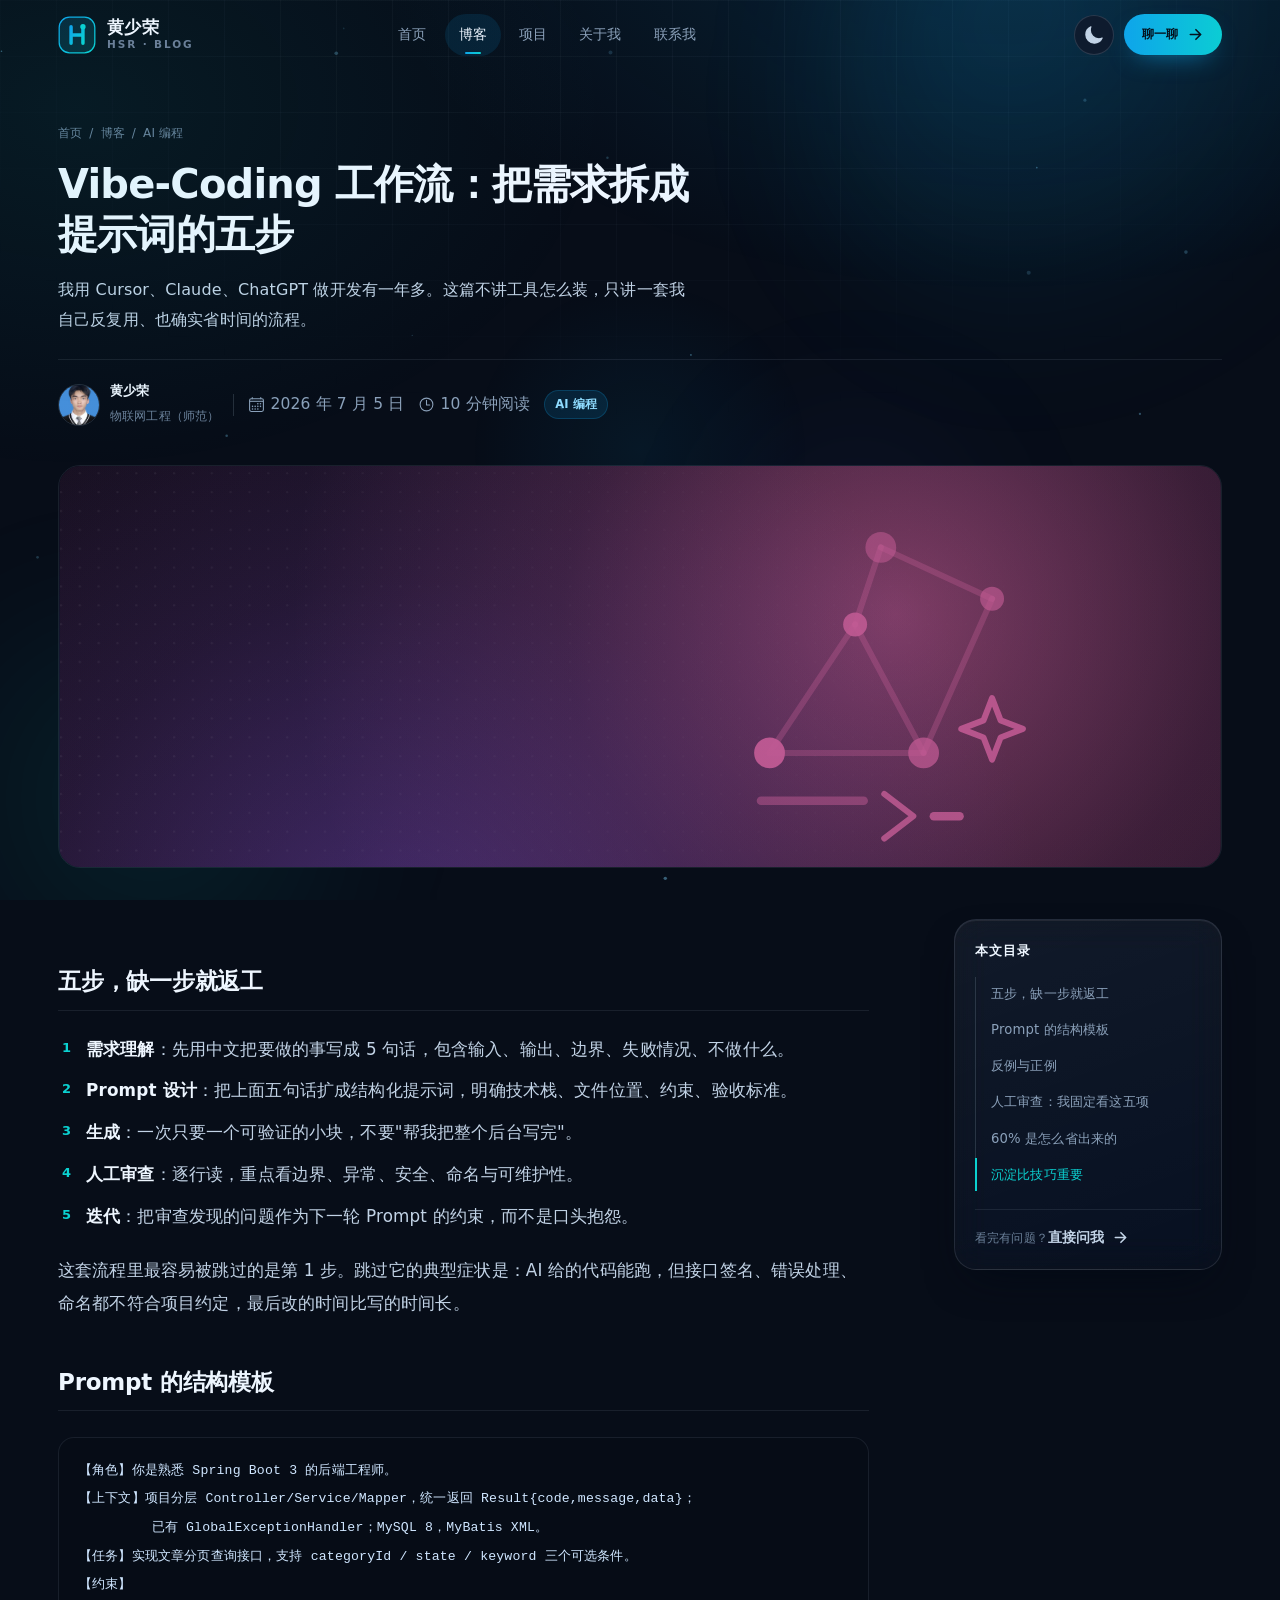
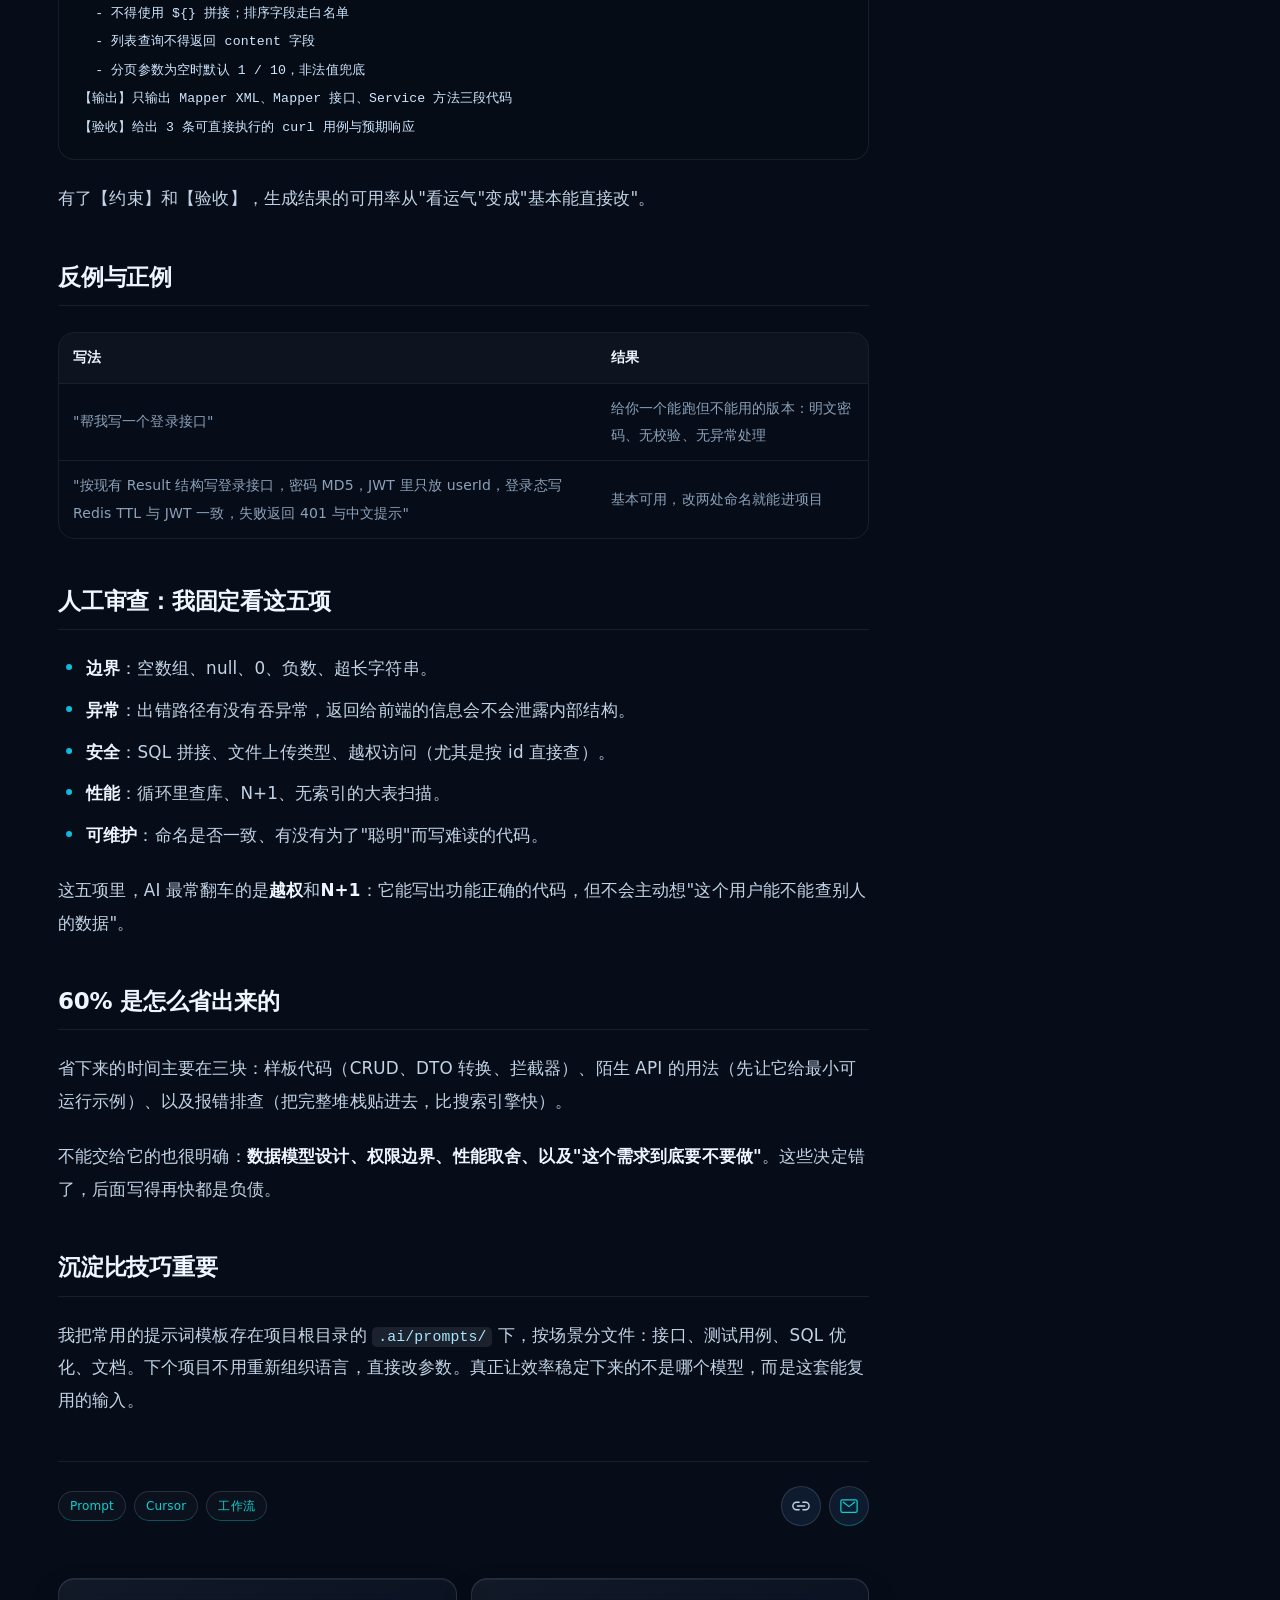
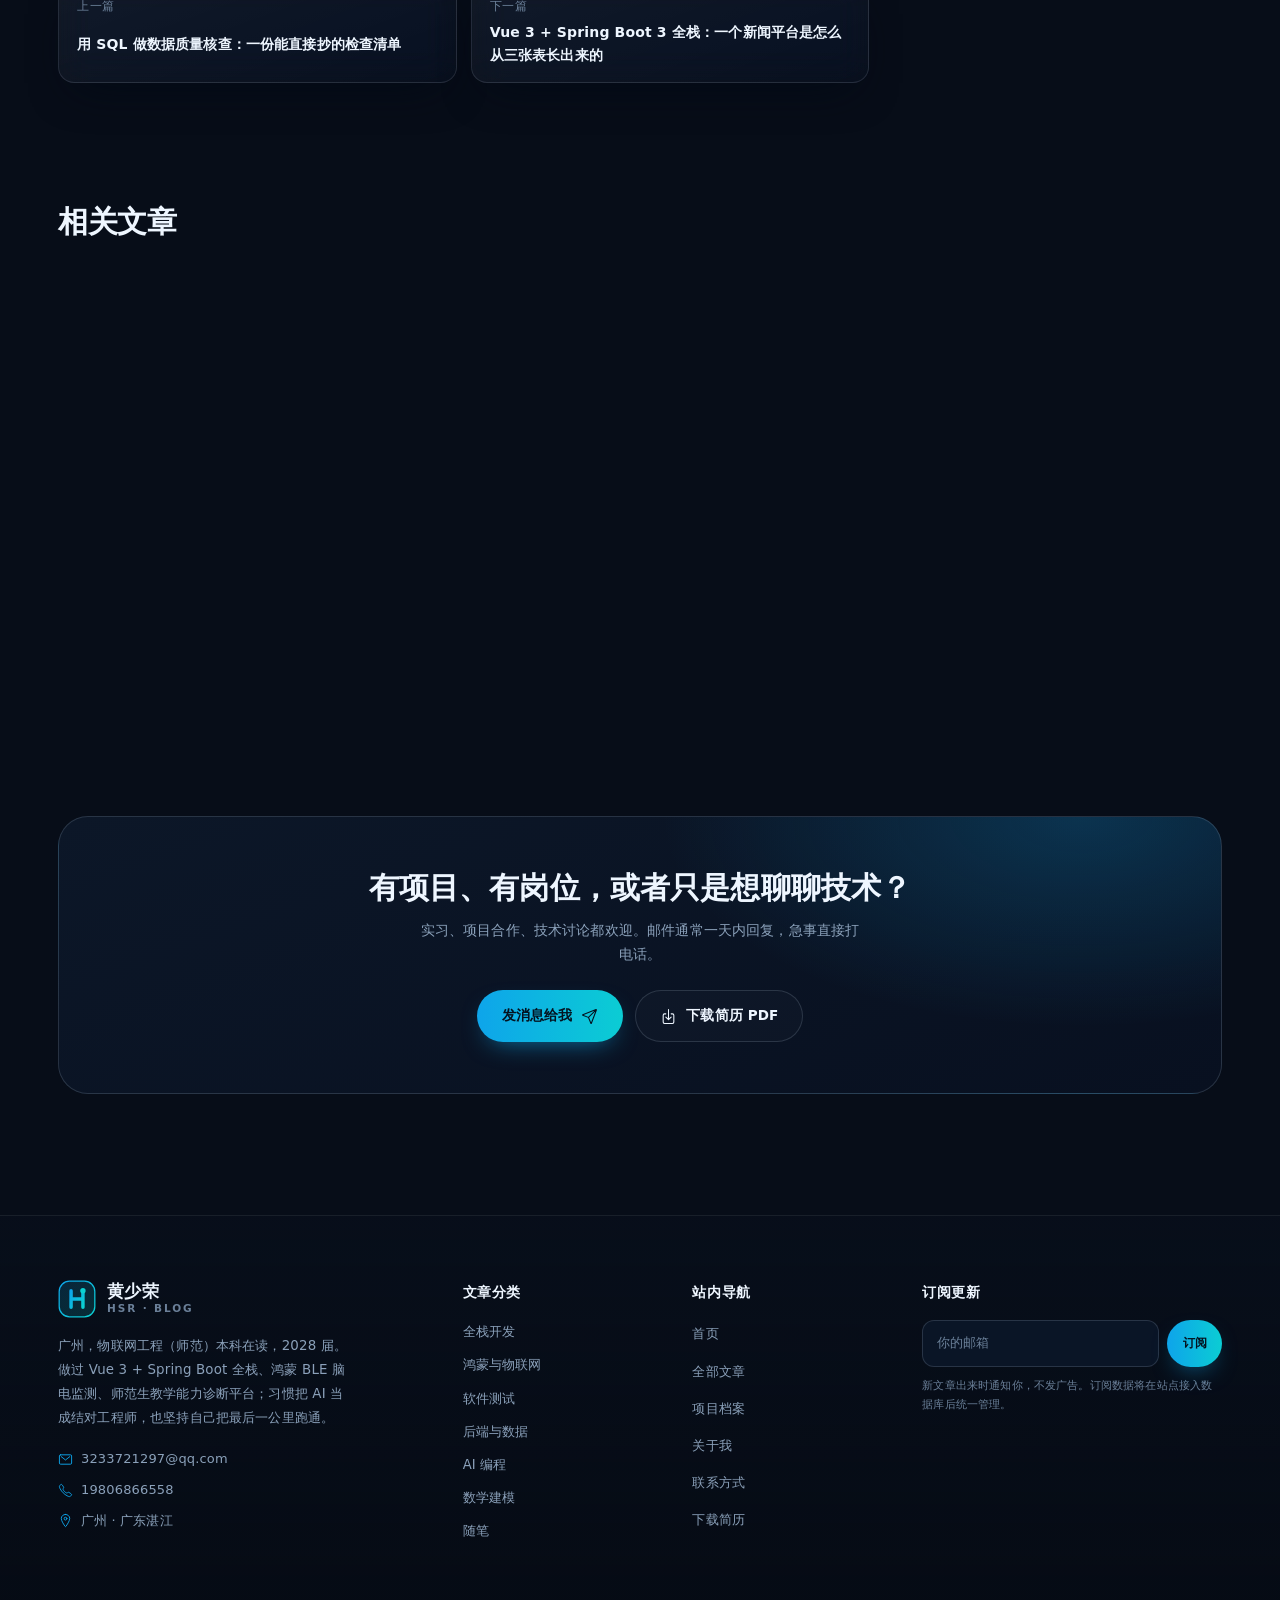
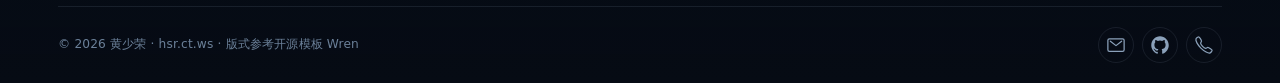
<file: posts/vibe-coding.html>
<!DOCTYPE html>
<html lang="zh-CN">
<head>
<meta charset="UTF-8">
<meta name="viewport" content="width=device-width, initial-scale=1">
<title>Vibe-Coding 工作流：把需求拆成提示词的五步 · 黄少荣的个人博客</title>
<meta name="description" content="AI 写代码不难，难的是让它写对。把「需求理解 → Prompt 设计 → 生成 → 人工审查 → 迭代」这五步固定下来之后，返工少了很多。">
<meta name="author" content="黄少荣">
<meta name="theme-color" content="#070d18">
<meta property="og:type" content="website">
<meta property="og:site_name" content="黄少荣 · hsr.ct.ws">
<meta property="og:title" content="Vibe-Coding 工作流：把需求拆成提示词的五步 · 黄少荣的个人博客">
<meta property="og:description" content="AI 写代码不难，难的是让它写对。把「需求理解 → Prompt 设计 → 生成 → 人工审查 → 迭代」这五步固定下来之后，返工少了很多。">
<meta property="og:locale" content="zh_CN">
<link rel="icon" href="../favicon.svg" type="image/svg+xml">
<link rel="apple-touch-icon" href="../assets/images/avatar.png">
<link rel="stylesheet" href="../assets/css/style.css">
</head>
<body>
<svg xmlns="http://www.w3.org/2000/svg" style="position:absolute;width:0;height:0;overflow:hidden" aria-hidden="true"><symbol id="i-arrow-forward-outline" viewBox="0 0 512 512"><path fill="none" stroke="currentColor" stroke-linecap="round" stroke-linejoin="round" stroke-width="48" d="M268 112l144 144-144 144M392 256H100"/></symbol>
<symbol id="i-arrow-up-outline" viewBox="0 0 512 512"><path fill="none" stroke="currentColor" stroke-linecap="round" stroke-linejoin="round" stroke-width="48" d="M112 244l144-144 144 144M256 120v292"/></symbol>
<symbol id="i-calendar-outline" viewBox="0 0 512 512"><rect fill="none" stroke="currentColor" stroke-linejoin="round" stroke-width="32" x="48" y="80" width="416" height="384" rx="48"/><circle cx="296" cy="232" r="24"/><circle cx="376" cy="232" r="24"/><circle cx="296" cy="312" r="24"/><circle cx="376" cy="312" r="24"/><circle cx="136" cy="312" r="24"/><circle cx="216" cy="312" r="24"/><circle cx="136" cy="392" r="24"/><circle cx="216" cy="392" r="24"/><circle cx="296" cy="392" r="24"/><path fill="none" stroke="currentColor" stroke-linejoin="round" stroke-width="32" stroke-linecap="round" d="M128 48v32M384 48v32"/><path fill="none" stroke="currentColor" stroke-linejoin="round" stroke-width="32" d="M464 160H48"/></symbol>
<symbol id="i-call-outline" viewBox="0 0 512 512"><path d="M451 374c-15.88-16-54.34-39.35-73-48.76-24.3-12.24-26.3-13.24-45.4.95-12.74 9.47-21.21 17.93-36.12 14.75s-47.31-21.11-75.68-49.39-47.34-61.62-50.53-76.48 5.41-23.23 14.79-36c13.22-18 12.22-21 .92-45.3-8.81-18.9-32.84-57-48.9-72.8C119.9 44 119.9 47 108.83 51.6A160.15 160.15 0 0083 65.37C67 76 58.12 84.83 51.91 98.1s-9 44.38 23.07 102.64 54.57 88.05 101.14 134.49S258.5 406.64 310.85 436c64.76 36.27 89.6 29.2 102.91 23s22.18-15 32.83-31a159.09 159.09 0 0013.8-25.8C465 391.17 468 391.17 451 374z" fill="none" stroke="currentColor" stroke-miterlimit="10" stroke-width="32"/></symbol>
<symbol id="i-close-outline" viewBox="0 0 512 512"><path fill="none" stroke="currentColor" stroke-linecap="round" stroke-linejoin="round" stroke-width="32" d="M368 368L144 144M368 144L144 368"/></symbol>
<symbol id="i-download-outline" viewBox="0 0 512 512"><path d="M336 176h40a40 40 0 0140 40v208a40 40 0 01-40 40H136a40 40 0 01-40-40V216a40 40 0 0140-40h40" fill="none" stroke="currentColor" stroke-linecap="round" stroke-linejoin="round" stroke-width="32"/><path fill="none" stroke="currentColor" stroke-linecap="round" stroke-linejoin="round" stroke-width="32" d="M176 272l80 80 80-80M256 48v288"/></symbol>
<symbol id="i-link-outline" viewBox="0 0 512 512"><path d="M208 352h-64a96 96 0 010-192h64M304 160h64a96 96 0 010 192h-64M163.29 256h187.42" fill="none" stroke="currentColor" stroke-linecap="round" stroke-linejoin="round" stroke-width="36"/></symbol>
<symbol id="i-location-outline" viewBox="0 0 512 512"><path d="M256 48c-79.5 0-144 61.39-144 137 0 87 96 224.87 131.25 272.49a15.77 15.77 0 0025.5 0C304 409.89 400 272.07 400 185c0-75.61-64.5-137-144-137z" fill="none" stroke="currentColor" stroke-linecap="round" stroke-linejoin="round" stroke-width="32"/><circle cx="256" cy="192" r="48" fill="none" stroke="currentColor" stroke-linecap="round" stroke-linejoin="round" stroke-width="32"/></symbol>
<symbol id="i-logo-github" viewBox="0 0 512 512"><path d="M256 32C132.3 32 32 134.9 32 261.7c0 101.5 64.2 187.5 153.2 217.9a17.56 17.56 0 003.8.4c8.3 0 11.5-6.1 11.5-11.4 0-5.5-.2-19.9-.3-39.1a102.4 102.4 0 01-22.6 2.7c-43.1 0-52.9-33.5-52.9-33.5-10.2-26.5-24.9-33.6-24.9-33.6-19.5-13.7-.1-14.1 1.4-14.1h.1c22.5 2 34.3 23.8 34.3 23.8 11.2 19.6 26.2 25.1 39.6 25.1a63 63 0 0025.6-6c2-14.8 7.8-24.9 14.2-30.7-49.7-5.8-102-25.5-102-113.5 0-25.1 8.7-45.6 23-61.6-2.3-5.8-10-29.2 2.2-60.8a18.64 18.64 0 015-.5c8.1 0 26.4 3.1 56.6 24.1a208.21 208.21 0 01112.2 0c30.2-21 48.5-24.1 56.6-24.1a18.64 18.64 0 015 .5c12.2 31.6 4.5 55 2.2 60.8 14.3 16.1 23 36.6 23 61.6 0 88.2-52.4 107.6-102.3 113.3 8 7.1 15.2 21.1 15.2 42.5 0 30.7-.3 55.5-.3 63 0 5.4 3.1 11.5 11.4 11.5a19.35 19.35 0 004-.4C415.9 449.2 480 363.1 480 261.7 480 134.9 379.7 32 256 32z"/></symbol>
<symbol id="i-mail-outline" viewBox="0 0 512 512"><rect x="48" y="96" width="416" height="320" rx="40" ry="40" fill="none" stroke="currentColor" stroke-linecap="round" stroke-linejoin="round" stroke-width="32"/><path fill="none" stroke="currentColor" stroke-linecap="round" stroke-linejoin="round" stroke-width="32" d="M112 160l144 112 144-112"/></symbol>
<symbol id="i-menu-outline" viewBox="0 0 512 512"><path fill="none" stroke="currentColor" stroke-linecap="round" stroke-miterlimit="10" stroke-width="32" d="M80 160h352M80 256h352M80 352h352"/></symbol>
<symbol id="i-paper-plane-outline" viewBox="0 0 512 512"><path d="M53.12 199.94l400-151.39a8 8 0 0110.33 10.33l-151.39 400a8 8 0 01-15-.34l-67.4-166.09a16 16 0 00-10.11-10.11L53.46 215a8 8 0 01-.34-15.06zM460 52L227 285" fill="none" stroke="currentColor" stroke-linecap="round" stroke-linejoin="round" stroke-width="32"/></symbol>
<symbol id="i-time-outline" viewBox="0 0 512 512"><path d="M256 64C150 64 64 150 64 256s86 192 192 192 192-86 192-192S362 64 256 64z" fill="none" stroke="currentColor" stroke-miterlimit="10" stroke-width="32"/><path fill="none" stroke="currentColor" stroke-linecap="round" stroke-linejoin="round" stroke-width="32" d="M256 128v144h96"/></symbol></svg>
<a class="skip-link" href="#main">跳到正文</a>

<header class="site-header" data-header>
  <div class="container header-inner">
    <a class="brand" href="../index.html" aria-label="黄少荣 · 首页">
      <img src="../assets/images/logo.svg" width="38" height="38" alt="">
      <span class="brand-name"><b>黄少荣</b><span>HSR · BLOG</span></span>
    </a>

    <nav class="nav" data-nav aria-label="主导航">
      <div class="nav-top">
        <a class="brand" href="../index.html">
          <img src="../assets/images/logo.svg" width="34" height="34" alt="">
          <span class="brand-name"><b>黄少荣</b><span>HSR · BLOG</span></span>
        </a>
        <button class="nav-toggle" type="button" data-nav-close aria-label="关闭菜单"><svg class="icon" aria-hidden="true" focusable="false"><use href="#i-close-outline"></use></svg></button>
      </div>
      <ul class="nav-list">
          <li><a class="nav-link" href="../index.html">首页</a></li>
          <li><a class="nav-link is-active" href="../blog.html">博客</a></li>
          <li><a class="nav-link" href="../projects.html">项目</a></li>
          <li><a class="nav-link" href="../about.html">关于我</a></li>
          <li><a class="nav-link" href="../contact.html">联系我</a></li>
      </ul>
      <div class="nav-foot">
        <a class="btn btn-primary btn-sm" href="../contact.html">聊聊合作 <svg class="icon icon--sm" aria-hidden="true" focusable="false"><use href="#i-arrow-forward-outline"></use></svg></a>
        <a class="btn btn-ghost btn-sm" href="../assets/files/huangshaorong-resume.pdf" download>下载简历 PDF <svg class="icon icon--sm" aria-hidden="true" focusable="false"><use href="#i-download-outline"></use></svg></a>
      </div>
    </nav>

    <div class="header-actions">
      <a class="btn btn-primary btn-sm" href="../contact.html">聊一聊 <svg class="icon icon--sm" aria-hidden="true" focusable="false"><use href="#i-arrow-forward-outline"></use></svg></a>
      <button class="nav-toggle" type="button" data-nav-toggle aria-label="打开菜单" aria-expanded="false"><svg class="icon" aria-hidden="true" focusable="false"><use href="#i-menu-outline"></use></svg></button>
    </div>
  </div>
</header>
<div class="nav-scrim" data-nav-scrim></div>

<div class="read-progress" data-progress></div>
<main id="main">
  <article>
    <header class="article-head">
      <div class="container">
        <nav class="crumbs" aria-label="面包屑">
          <a href="../index.html">首页</a><span>/</span>
          <a href="../blog.html">博客</a><span>/</span>
          <a href="../blog.html?cat=ai">AI 编程</a>
        </nav>
        <h1>Vibe-Coding 工作流：把需求拆成提示词的五步</h1>
        <p class="article-lead">我用 Cursor、Claude、ChatGPT 做开发有一年多。这篇不讲工具怎么装，只讲一套我自己反复用、也确实省时间的流程。</p>
        <div class="article-meta">
          <div class="author">
            <img src="../assets/images/portrait.jpg" width="42" height="42" alt="黄少荣">
            <div><b>黄少荣</b><span>物联网工程（师范）</span></div>
          </div>
          <span class="meta-sep"></span>
          <span class="card-meta__row"><svg class="icon icon--sm" aria-hidden="true" focusable="false"><use href="#i-calendar-outline"></use></svg>2026 年 7 月 5 日</span>
          <span class="card-meta__row"><svg class="icon icon--sm" aria-hidden="true" focusable="false"><use href="#i-time-outline"></use></svg>10 分钟阅读</span>
          <span class="badge">AI 编程</span>
        </div>
      </div>
      <div class="container">
        <figure class="article-cover">
          <img src="../assets/images/covers/vibe-coding.svg" alt="" width="1600" height="900">
        </figure>
      </div>
    </header>

    <div class="container article-layout">
      <div class="prose" data-article-body>

<h2>五步，缺一步就返工</h2>
<ol>
  <li><strong>需求理解</strong>：先用中文把要做的事写成 5 句话，包含输入、输出、边界、失败情况、不做什么。</li>
  <li><strong>Prompt 设计</strong>：把上面五句话扩成结构化提示词，明确技术栈、文件位置、约束、验收标准。</li>
  <li><strong>生成</strong>：一次只要一个可验证的小块，不要"帮我把整个后台写完"。</li>
  <li><strong>人工审查</strong>：逐行读，重点看边界、异常、安全、命名与可维护性。</li>
  <li><strong>迭代</strong>：把审查发现的问题作为下一轮 Prompt 的约束，而不是口头抱怨。</li>
</ol>
<p>这套流程里最容易被跳过的是第 1 步。跳过它的典型症状是：AI 给的代码能跑，但接口签名、错误处理、命名都不符合项目约定，最后改的时间比写的时间长。</p>

<h2>Prompt 的结构模板</h2>
<pre><code>【角色】你是熟悉 Spring Boot 3 的后端工程师。
【上下文】项目分层 Controller/Service/Mapper，统一返回 Result{code,message,data}；
         已有 GlobalExceptionHandler；MySQL 8，MyBatis XML。
【任务】实现文章分页查询接口，支持 categoryId / state / keyword 三个可选条件。
【约束】
  - 不得使用 ${} 拼接；排序字段走白名单
  - 列表查询不得返回 content 字段
  - 分页参数为空时默认 1 / 10，非法值兜底
【输出】只输出 Mapper XML、Mapper 接口、Service 方法三段代码
【验收】给出 3 条可直接执行的 curl 用例与预期响应</code></pre>
<p>有了【约束】和【验收】，生成结果的可用率从"看运气"变成"基本能直接改"。</p>

<h2>反例与正例</h2>
<div class="table-wrap"><table>
<thead><tr><th>写法</th><th>结果</th></tr></thead>
<tbody>
<tr><td>"帮我写一个登录接口"</td><td>给你一个能跑但不能用的版本：明文密码、无校验、无异常处理</td></tr>
<tr><td>"按现有 Result 结构写登录接口，密码 MD5，JWT 里只放 userId，登录态写 Redis TTL 与 JWT 一致，失败返回 401 与中文提示"</td><td>基本可用，改两处命名就能进项目</td></tr>
</tbody>
</table></div>

<h2>人工审查：我固定看这五项</h2>
<ul>
  <li><strong>边界</strong>：空数组、null、0、负数、超长字符串。</li>
  <li><strong>异常</strong>：出错路径有没有吞异常，返回给前端的信息会不会泄露内部结构。</li>
  <li><strong>安全</strong>：SQL 拼接、文件上传类型、越权访问（尤其是按 id 直接查）。</li>
  <li><strong>性能</strong>：循环里查库、N+1、无索引的大表扫描。</li>
  <li><strong>可维护</strong>：命名是否一致、有没有为了"聪明"而写难读的代码。</li>
</ul>
<p>这五项里，AI 最常翻车的是<strong>越权</strong>和<strong>N+1</strong>：它能写出功能正确的代码，但不会主动想"这个用户能不能查别人的数据"。</p>

<h2>60% 是怎么省出来的</h2>
<p>省下来的时间主要在三块：样板代码（CRUD、DTO 转换、拦截器）、陌生 API 的用法（先让它给最小可运行示例）、以及报错排查（把完整堆栈贴进去，比搜索引擎快）。</p>
<p>不能交给它的也很明确：<strong>数据模型设计、权限边界、性能取舍、以及"这个需求到底要不要做"</strong>。这些决定错了，后面写得再快都是负债。</p>

<h2>沉淀比技巧重要</h2>
<p>我把常用的提示词模板存在项目根目录的 <code>.ai/prompts/</code> 下，按场景分文件：接口、测试用例、SQL 优化、文档。下个项目不用重新组织语言，直接改参数。真正让效率稳定下来的不是哪个模型，而是这套能复用的输入。</p>

        <div class="article-foot">
          <div class="row">
            <div class="chip-list"><a class="chip" href="../blog.html?cat=ai">Prompt</a><a class="chip" href="../blog.html?cat=ai">Cursor</a><a class="chip" href="../blog.html?cat=ai">工作流</a></div>
            <div class="share-row">
              <button class="btn-icon" type="button" data-copy-link aria-label="复制本文链接"><svg class="icon" aria-hidden="true" focusable="false"><use href="#i-link-outline"></use></svg></button>
              <a class="btn-icon" href="mailto:3233721297@qq.com?subject=Vibe-Coding 工作流：把需求拆成提示词的五步" aria-label="邮件分享"><svg class="icon" aria-hidden="true" focusable="false"><use href="#i-mail-outline"></use></svg></a>
            </div>
          </div>
          <nav class="post-nav" aria-label="上一篇下一篇"><a href="../posts/sql-quality.html"><span>上一篇</span><b>用 SQL 做数据质量核查：一份能直接抄的检查清单</b></a><a href="../posts/news-platform.html"><span>下一篇</span><b>Vue 3 + Spring Boot 3 全栈：一个新闻平台是怎么从三张表长出来的</b></a></nav>
        </div>
      </div>

      <aside class="toc" data-toc>
        <p class="toc-title">本文目录</p>
        <ul class="toc-list" data-toc-list></ul>
        <div class="toc-cta">
          看完有问题？<a class="btn-link" href="../contact.html">直接问我 <svg class="icon icon--sm" aria-hidden="true" focusable="false"><use href="#i-arrow-forward-outline"></use></svg></a>
        </div>
      </aside>
    </div>
  </article>

  <section class="section section--tight">
    <div class="container">
      <div class="section-head"><div><h2 class="section-title">相关文章</h2></div></div>
      <div class="post-grid">
<article class="post-card" data-post data-cat="backend" data-search-text="智教棱镜：275 个节点的能力图谱，怎么从标准文件变成可查询的结构 把师范生教师职业能力标准拆成 7 类节点、7 类关系，做成 275 节点 / 298 关系的图谱，再用六个智能体在图上做诊断。踩得最狠的坑是 schema 没定就先写代码。 Neo4j Flask 知识图谱 Docker 后端与数据" data-reveal style="--delay:0ms">
  <a class="card-banner img-holder" href="../posts/eduprism.html" aria-label="智教棱镜：275 个节点的能力图谱，怎么从标准文件变成可查询的结构">
    <img src="../assets/images/covers/eduprism.svg" alt="" width="1600" height="900" loading="lazy">
    <span class="badge badge--on-image">后端与数据</span>
  </a>
  <div class="card-body">
    <div class="card-meta">
      <span class="card-meta__row"><svg class="icon icon--sm" aria-hidden="true" focusable="false"><use href="#i-time-outline"></use></svg>13 分钟</span>
      <span class="dot-sep"></span>
      <time datetime="2026-10-22">2026-10-22</time>
    </div>
    <h3><a href="../posts/eduprism.html">智教棱镜：275 个节点的能力图谱，怎么从标准文件变成可查询的结构</a></h3>
    <p class="card-excerpt">把师范生教师职业能力标准拆成 7 类节点、7 类关系，做成 275 节点 / 298 关系的图谱，再用六个智能体在图上做诊断。踩得最狠的坑是 schema 没定就先写代码。</p>
    <div class="card-foot">
      <div class="card-tags"><span>#Neo4j</span><span>#Flask</span></div>
      <a class="btn-link" href="../posts/eduprism.html">阅读 <svg class="icon icon--sm" aria-hidden="true" focusable="false"><use href="#i-arrow-forward-outline"></use></svg></a>
    </div>
  </div>
</article>
<article class="post-card" data-post data-cat="harmony" data-search-text="把 Python 训好的 MLP 搬进 ArkTS：鸿蒙脑电监测里的零依赖推理 从 TGAM 传感器到 Canvas 波形，端到端一个人写完。最难的不是蓝牙，而是怎么把 Python 训练出来的权重，装进一个不能装第三方库的 ArkTS 工程里。 ArkTS BLE 5.0 MLP Canvas 2D 鸿蒙与物联网" data-reveal style="--delay:60ms">
  <a class="card-banner img-holder" href="../posts/harmony-eeg.html" aria-label="把 Python 训好的 MLP 搬进 ArkTS：鸿蒙脑电监测里的零依赖推理">
    <img src="../assets/images/covers/harmony-eeg.svg" alt="" width="1600" height="900" loading="lazy">
    <span class="badge badge--on-image">鸿蒙与物联网</span>
  </a>
  <div class="card-body">
    <div class="card-meta">
      <span class="card-meta__row"><svg class="icon icon--sm" aria-hidden="true" focusable="false"><use href="#i-time-outline"></use></svg>11 分钟</span>
      <span class="dot-sep"></span>
      <time datetime="2026-10-12">2026-10-12</time>
    </div>
    <h3><a href="../posts/harmony-eeg.html">把 Python 训好的 MLP 搬进 ArkTS：鸿蒙脑电监测里的零依赖推理</a></h3>
    <p class="card-excerpt">从 TGAM 传感器到 Canvas 波形，端到端一个人写完。最难的不是蓝牙，而是怎么把 Python 训练出来的权重，装进一个不能装第三方库的 ArkTS 工程里。</p>
    <div class="card-foot">
      <div class="card-tags"><span>#ArkTS</span><span>#BLE 5.0</span></div>
      <a class="btn-link" href="../posts/harmony-eeg.html">阅读 <svg class="icon icon--sm" aria-hidden="true" focusable="false"><use href="#i-arrow-forward-outline"></use></svg></a>
    </div>
  </div>
</article>
<article class="post-card" data-post data-cat="harmony" data-search-text="BLE 5.0 联调笔记：MTU、分片、断线重连，这三件事决定数据稳不稳 低功耗蓝牙的坑几乎都集中在三个地方：MTU 没谈、包没拼、断了没重订阅。把这三件事处理干净，剩下的都是业务代码。 BLE 5.0 GATT 调试 鸿蒙与物联网" data-reveal style="--delay:120ms">
  <a class="card-banner img-holder" href="../posts/ble-gatt.html" aria-label="BLE 5.0 联调笔记：MTU、分片、断线重连，这三件事决定数据稳不稳">
    <img src="../assets/images/covers/ble-gatt.svg" alt="" width="1600" height="900" loading="lazy">
    <span class="badge badge--on-image">鸿蒙与物联网</span>
  </a>
  <div class="card-body">
    <div class="card-meta">
      <span class="card-meta__row"><svg class="icon icon--sm" aria-hidden="true" focusable="false"><use href="#i-time-outline"></use></svg>9 分钟</span>
      <span class="dot-sep"></span>
      <time datetime="2026-09-27">2026-09-27</time>
    </div>
    <h3><a href="../posts/ble-gatt.html">BLE 5.0 联调笔记：MTU、分片、断线重连，这三件事决定数据稳不稳</a></h3>
    <p class="card-excerpt">低功耗蓝牙的坑几乎都集中在三个地方：MTU 没谈、包没拼、断了没重订阅。把这三件事处理干净，剩下的都是业务代码。</p>
    <div class="card-foot">
      <div class="card-tags"><span>#BLE 5.0</span><span>#GATT</span></div>
      <a class="btn-link" href="../posts/ble-gatt.html">阅读 <svg class="icon icon--sm" aria-hidden="true" focusable="false"><use href="#i-arrow-forward-outline"></use></svg></a>
    </div>
  </div>
</article>
      </div>
    </div>
  </section>

  <section class="section section--tight">
  <div class="container">
    <div class="cta-band" data-reveal>
      <h2>有项目、有岗位，或者只是想聊聊技术？</h2>
      <p>实习、项目合作、技术讨论都欢迎。邮件通常一天内回复，急事直接打电话。</p>
      <div class="actions">
        <a class="btn btn-primary" href="../contact.html">发消息给我 <svg class="icon icon--sm" aria-hidden="true" focusable="false"><use href="#i-paper-plane-outline"></use></svg></a>
        <a class="btn btn-ghost" href="../assets/files/huangshaorong-resume.pdf" download><svg class="icon icon--sm" aria-hidden="true" focusable="false"><use href="#i-download-outline"></use></svg> 下载简历 PDF</a>
      </div>
    </div>
  </div>
</section>
</main>

<footer class="site-footer">
  <div class="container">
    <div class="footer-top">
      <div class="footer-brand">
        <a class="brand" href="../index.html">
          <img src="../assets/images/logo.svg" width="38" height="38" alt="">
          <span class="brand-name"><b>黄少荣</b><span>HSR · BLOG</span></span>
        </a>
        <p>广州，物联网工程（师范）本科在读，2028 届。做过 Vue 3 + Spring Boot 全栈、鸿蒙 BLE 脑电监测、师范生教学能力诊断平台；习惯把 AI 当成结对工程师，也坚持自己把最后一公里跑通。</p>
        <div class="footer-contact">
          <a href="mailto:3233721297@qq.com"><svg class="icon" aria-hidden="true" focusable="false"><use href="#i-mail-outline"></use></svg>3233721297@qq.com</a>
          <a href="tel:19806866558"><svg class="icon" aria-hidden="true" focusable="false"><use href="#i-call-outline"></use></svg>19806866558</a>
          <span><svg class="icon" aria-hidden="true" focusable="false"><use href="#i-location-outline"></use></svg>广州 · 广东湛江</span>
        </div>
      </div>

      <div class="footer-col">
        <h2>文章分类</h2>
        <ul class="footer-links"><a href="../blog.html?cat=fullstack">全栈开发</a><a href="../blog.html?cat=harmony">鸿蒙与物联网</a><a href="../blog.html?cat=testing">软件测试</a><a href="../blog.html?cat=backend">后端与数据</a><a href="../blog.html?cat=ai">AI 编程</a><a href="../blog.html?cat=modeling">数学建模</a><a href="../blog.html?cat=essay">随笔</a></ul>
      </div>

      <div class="footer-col">
        <h2>站内导航</h2>
        <ul class="footer-links">
          <li><a href="../index.html">首页</a></li>
          <li><a href="../blog.html">全部文章</a></li>
          <li><a href="../projects.html">项目档案</a></li>
          <li><a href="../about.html">关于我</a></li>
          <li><a href="../contact.html">联系方式</a></li>
          <li><a href="../assets/files/huangshaorong-resume.pdf" download>下载简历</a></li>
        </ul>
      </div>

      <div class="footer-col">
        <h2>订阅更新</h2>
        <form class="subscribe" data-subscribe novalidate>
          <div class="row">
            <input type="email" name="email" placeholder="你的邮箱" autocomplete="email" aria-label="你的邮箱">
            <button class="btn btn-primary btn-sm" type="submit">订阅</button>
          </div>
          <small>新文章出来时通知你，不发广告。订阅数据将在站点接入数据库后统一管理。</small>
        </form>
      </div>
    </div>

    <div class="footer-bottom">
      <p>© <span data-year>2026</span> 黄少荣 · hsr.ct.ws · 版式参考开源模板 Wren</p>
      <ul class="socials">
        <li><a class="social-link" href="mailto:3233721297@qq.com" aria-label="邮件"><svg class="icon" aria-hidden="true" focusable="false"><use href="#i-mail-outline"></use></svg></a></li>
        <li><a class="social-link" href="#" data-github aria-label="GitHub" target="_blank" rel="noopener"><svg class="icon" aria-hidden="true" focusable="false"><use href="#i-logo-github"></use></svg></a></li>
        <li><a class="social-link" href="tel:19806866558" aria-label="电话"><svg class="icon" aria-hidden="true" focusable="false"><use href="#i-call-outline"></use></svg></a></li>
      </ul>
    </div>
  </div>
</footer>

<a class="to-top" href="#main" data-to-top aria-label="回到顶部"><svg class="icon" aria-hidden="true" focusable="false"><use href="#i-arrow-up-outline"></use></svg></a>
<script src="../assets/js/site.js"></script>
</body>
</html>
</file>
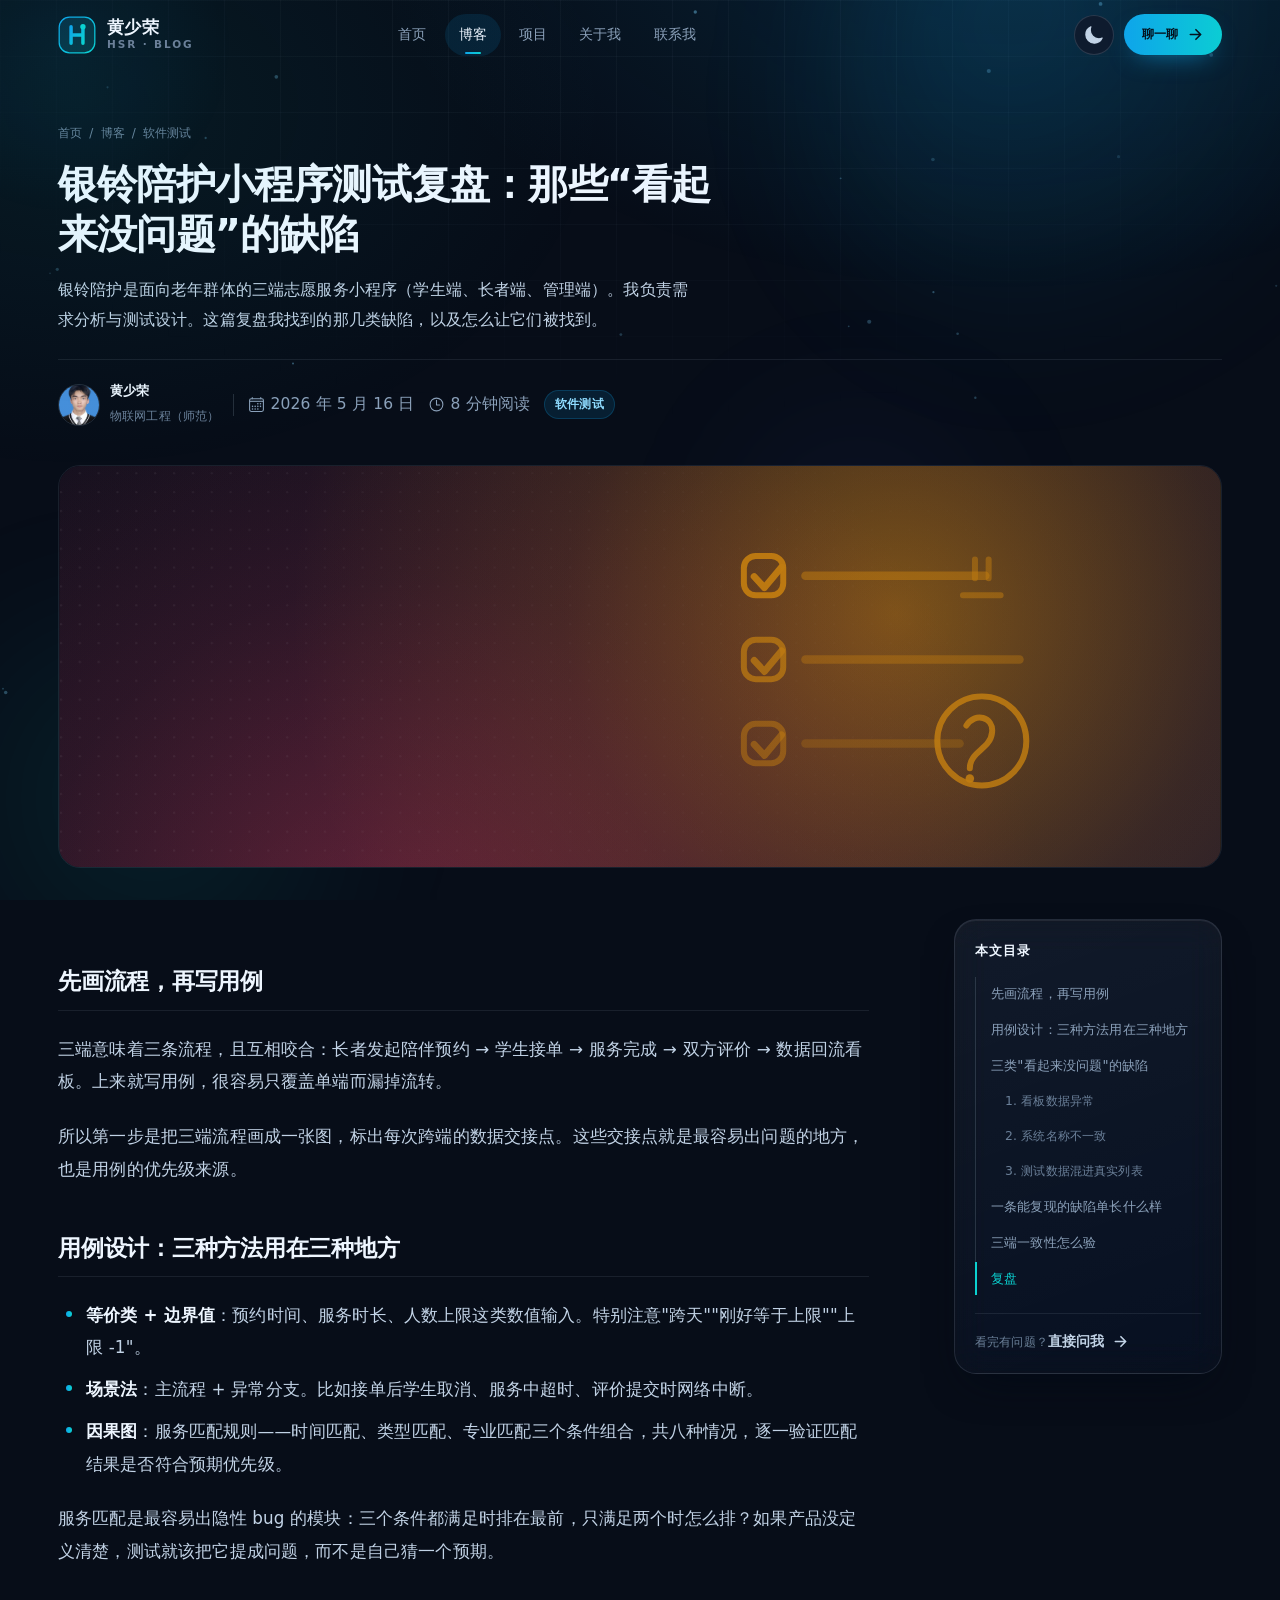
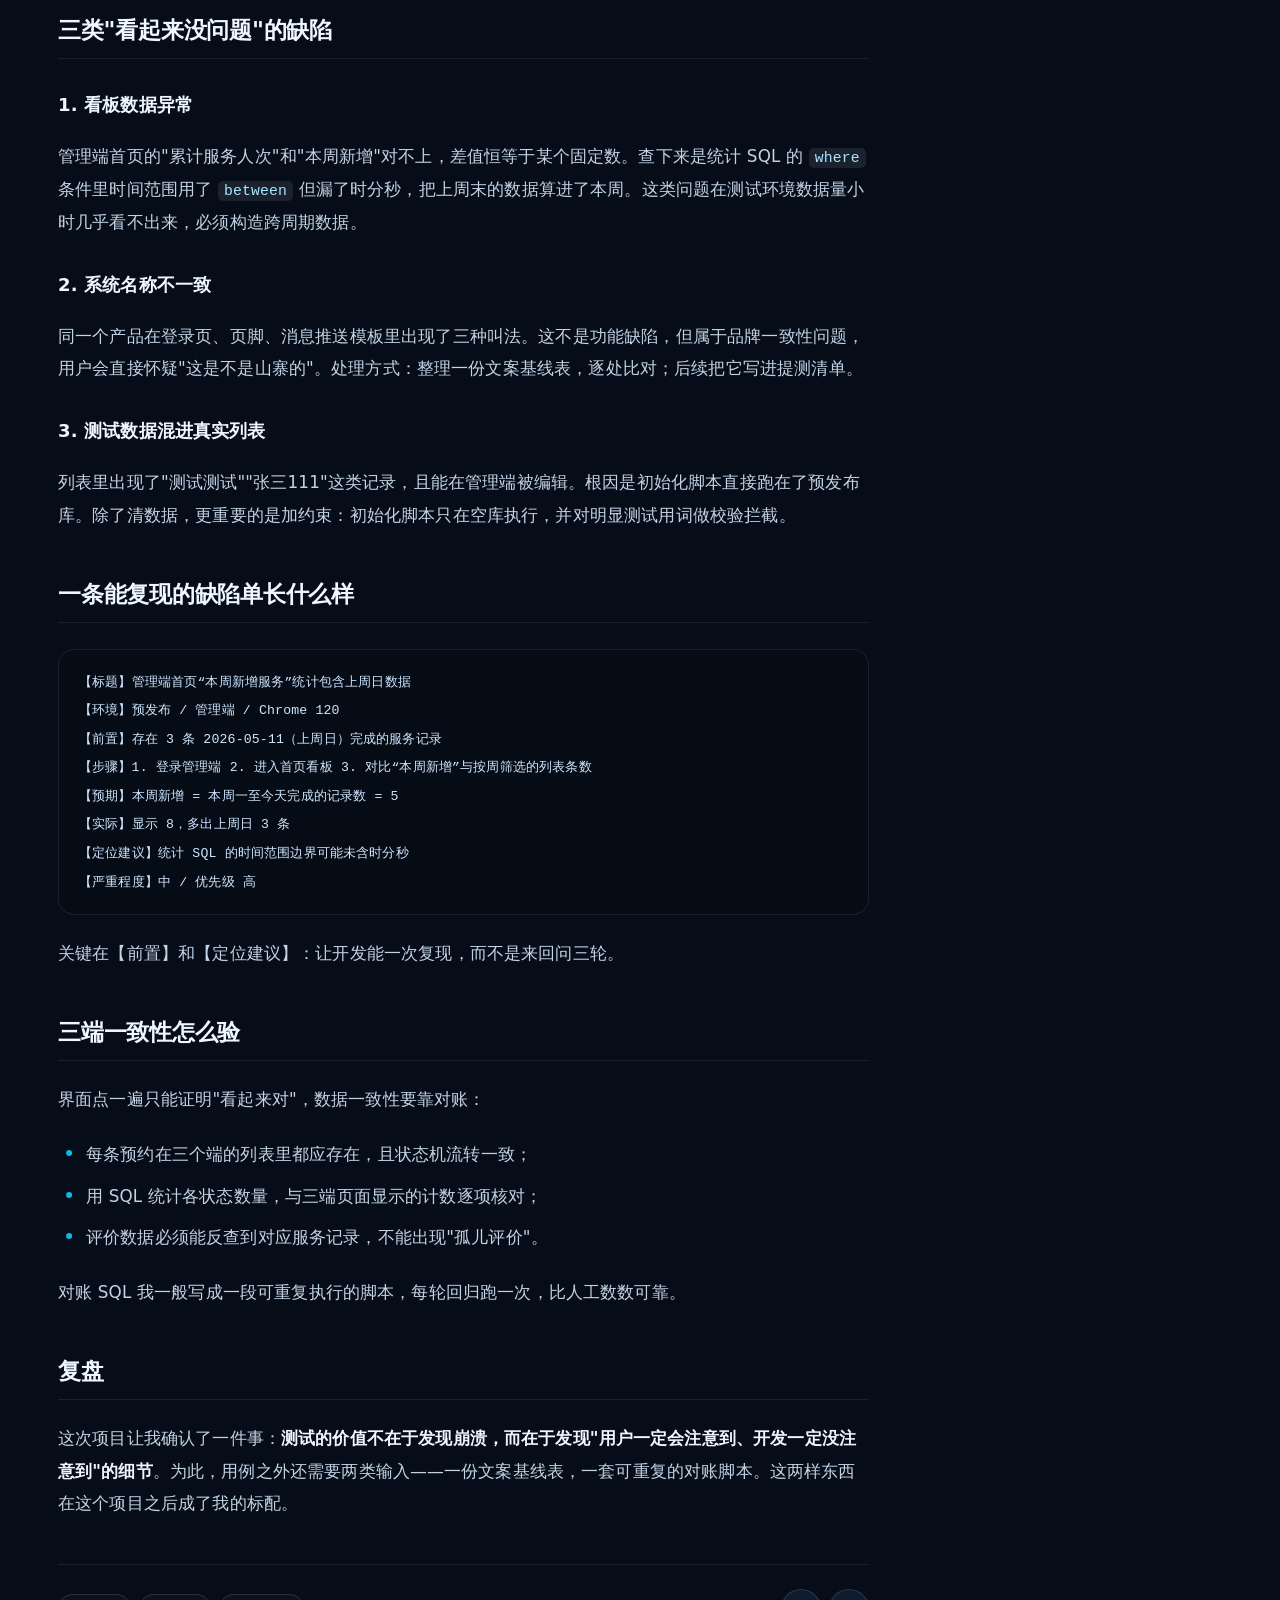
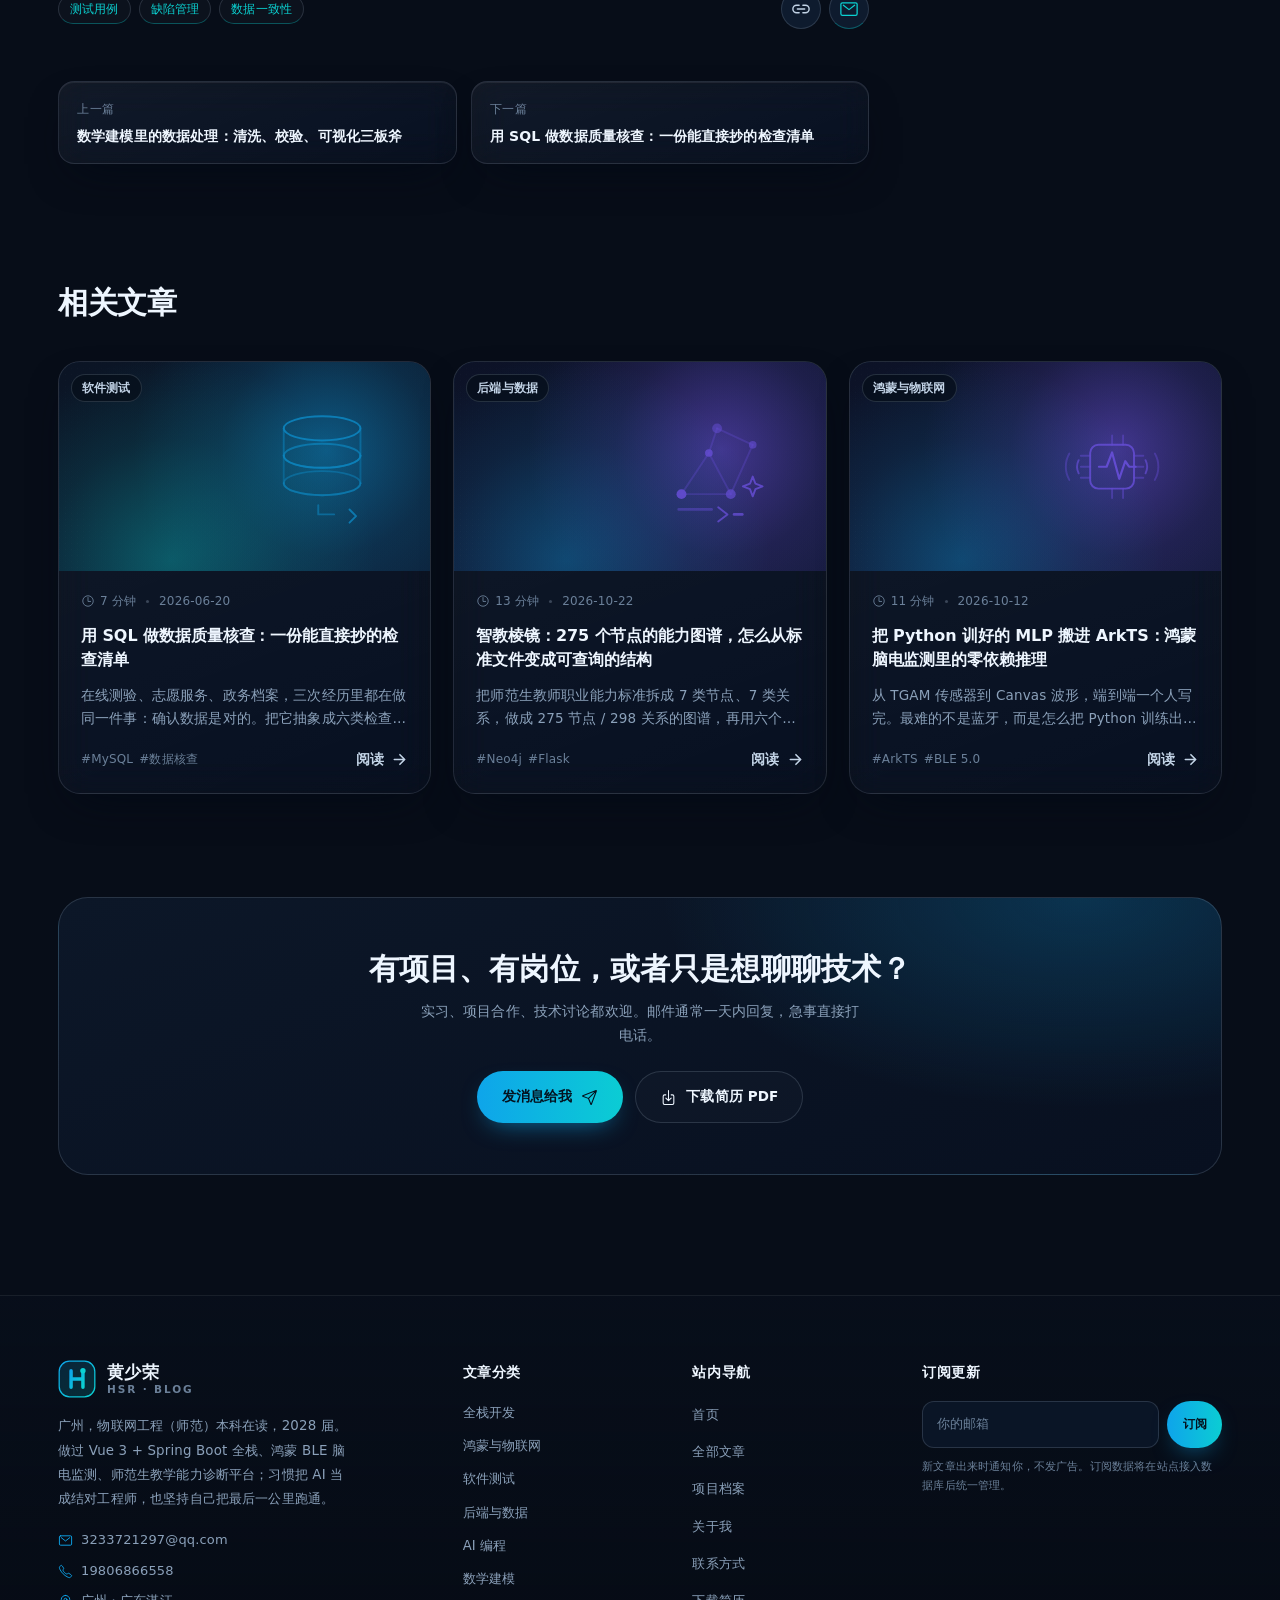
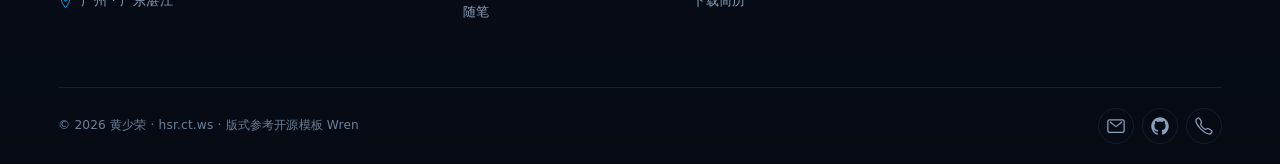
<file: posts/yinling-test.html>
<!DOCTYPE html>
<html lang="zh-CN">
<head>
<meta charset="UTF-8">
<meta name="viewport" content="width=device-width, initial-scale=1">
<title>银铃陪护小程序测试复盘：那些“看起来没问题”的缺陷 · 黄少荣的个人博客</title>
<meta name="description" content="首页看板数字对不上、系统名称前后不一致、测试数据混进真实列表——这些都不是崩溃级问题，却最容易被用户第一时间发现。">
<meta name="author" content="黄少荣">
<meta name="theme-color" content="#070d18">
<meta property="og:type" content="website">
<meta property="og:site_name" content="黄少荣 · hsr.ct.ws">
<meta property="og:title" content="银铃陪护小程序测试复盘：那些“看起来没问题”的缺陷 · 黄少荣的个人博客">
<meta property="og:description" content="首页看板数字对不上、系统名称前后不一致、测试数据混进真实列表——这些都不是崩溃级问题，却最容易被用户第一时间发现。">
<meta property="og:locale" content="zh_CN">
<link rel="icon" href="../favicon.svg" type="image/svg+xml">
<link rel="apple-touch-icon" href="../assets/images/avatar.png">
<link rel="stylesheet" href="../assets/css/style.css">
</head>
<body>
<svg xmlns="http://www.w3.org/2000/svg" style="position:absolute;width:0;height:0;overflow:hidden" aria-hidden="true"><symbol id="i-arrow-forward-outline" viewBox="0 0 512 512"><path fill="none" stroke="currentColor" stroke-linecap="round" stroke-linejoin="round" stroke-width="48" d="M268 112l144 144-144 144M392 256H100"/></symbol>
<symbol id="i-arrow-up-outline" viewBox="0 0 512 512"><path fill="none" stroke="currentColor" stroke-linecap="round" stroke-linejoin="round" stroke-width="48" d="M112 244l144-144 144 144M256 120v292"/></symbol>
<symbol id="i-calendar-outline" viewBox="0 0 512 512"><rect fill="none" stroke="currentColor" stroke-linejoin="round" stroke-width="32" x="48" y="80" width="416" height="384" rx="48"/><circle cx="296" cy="232" r="24"/><circle cx="376" cy="232" r="24"/><circle cx="296" cy="312" r="24"/><circle cx="376" cy="312" r="24"/><circle cx="136" cy="312" r="24"/><circle cx="216" cy="312" r="24"/><circle cx="136" cy="392" r="24"/><circle cx="216" cy="392" r="24"/><circle cx="296" cy="392" r="24"/><path fill="none" stroke="currentColor" stroke-linejoin="round" stroke-width="32" stroke-linecap="round" d="M128 48v32M384 48v32"/><path fill="none" stroke="currentColor" stroke-linejoin="round" stroke-width="32" d="M464 160H48"/></symbol>
<symbol id="i-call-outline" viewBox="0 0 512 512"><path d="M451 374c-15.88-16-54.34-39.35-73-48.76-24.3-12.24-26.3-13.24-45.4.95-12.74 9.47-21.21 17.93-36.12 14.75s-47.31-21.11-75.68-49.39-47.34-61.62-50.53-76.48 5.41-23.23 14.79-36c13.22-18 12.22-21 .92-45.3-8.81-18.9-32.84-57-48.9-72.8C119.9 44 119.9 47 108.83 51.6A160.15 160.15 0 0083 65.37C67 76 58.12 84.83 51.91 98.1s-9 44.38 23.07 102.64 54.57 88.05 101.14 134.49S258.5 406.64 310.85 436c64.76 36.27 89.6 29.2 102.91 23s22.18-15 32.83-31a159.09 159.09 0 0013.8-25.8C465 391.17 468 391.17 451 374z" fill="none" stroke="currentColor" stroke-miterlimit="10" stroke-width="32"/></symbol>
<symbol id="i-close-outline" viewBox="0 0 512 512"><path fill="none" stroke="currentColor" stroke-linecap="round" stroke-linejoin="round" stroke-width="32" d="M368 368L144 144M368 144L144 368"/></symbol>
<symbol id="i-download-outline" viewBox="0 0 512 512"><path d="M336 176h40a40 40 0 0140 40v208a40 40 0 01-40 40H136a40 40 0 01-40-40V216a40 40 0 0140-40h40" fill="none" stroke="currentColor" stroke-linecap="round" stroke-linejoin="round" stroke-width="32"/><path fill="none" stroke="currentColor" stroke-linecap="round" stroke-linejoin="round" stroke-width="32" d="M176 272l80 80 80-80M256 48v288"/></symbol>
<symbol id="i-link-outline" viewBox="0 0 512 512"><path d="M208 352h-64a96 96 0 010-192h64M304 160h64a96 96 0 010 192h-64M163.29 256h187.42" fill="none" stroke="currentColor" stroke-linecap="round" stroke-linejoin="round" stroke-width="36"/></symbol>
<symbol id="i-location-outline" viewBox="0 0 512 512"><path d="M256 48c-79.5 0-144 61.39-144 137 0 87 96 224.87 131.25 272.49a15.77 15.77 0 0025.5 0C304 409.89 400 272.07 400 185c0-75.61-64.5-137-144-137z" fill="none" stroke="currentColor" stroke-linecap="round" stroke-linejoin="round" stroke-width="32"/><circle cx="256" cy="192" r="48" fill="none" stroke="currentColor" stroke-linecap="round" stroke-linejoin="round" stroke-width="32"/></symbol>
<symbol id="i-logo-github" viewBox="0 0 512 512"><path d="M256 32C132.3 32 32 134.9 32 261.7c0 101.5 64.2 187.5 153.2 217.9a17.56 17.56 0 003.8.4c8.3 0 11.5-6.1 11.5-11.4 0-5.5-.2-19.9-.3-39.1a102.4 102.4 0 01-22.6 2.7c-43.1 0-52.9-33.5-52.9-33.5-10.2-26.5-24.9-33.6-24.9-33.6-19.5-13.7-.1-14.1 1.4-14.1h.1c22.5 2 34.3 23.8 34.3 23.8 11.2 19.6 26.2 25.1 39.6 25.1a63 63 0 0025.6-6c2-14.8 7.8-24.9 14.2-30.7-49.7-5.8-102-25.5-102-113.5 0-25.1 8.7-45.6 23-61.6-2.3-5.8-10-29.2 2.2-60.8a18.64 18.64 0 015-.5c8.1 0 26.4 3.1 56.6 24.1a208.21 208.21 0 01112.2 0c30.2-21 48.5-24.1 56.6-24.1a18.64 18.64 0 015 .5c12.2 31.6 4.5 55 2.2 60.8 14.3 16.1 23 36.6 23 61.6 0 88.2-52.4 107.6-102.3 113.3 8 7.1 15.2 21.1 15.2 42.5 0 30.7-.3 55.5-.3 63 0 5.4 3.1 11.5 11.4 11.5a19.35 19.35 0 004-.4C415.9 449.2 480 363.1 480 261.7 480 134.9 379.7 32 256 32z"/></symbol>
<symbol id="i-mail-outline" viewBox="0 0 512 512"><rect x="48" y="96" width="416" height="320" rx="40" ry="40" fill="none" stroke="currentColor" stroke-linecap="round" stroke-linejoin="round" stroke-width="32"/><path fill="none" stroke="currentColor" stroke-linecap="round" stroke-linejoin="round" stroke-width="32" d="M112 160l144 112 144-112"/></symbol>
<symbol id="i-menu-outline" viewBox="0 0 512 512"><path fill="none" stroke="currentColor" stroke-linecap="round" stroke-miterlimit="10" stroke-width="32" d="M80 160h352M80 256h352M80 352h352"/></symbol>
<symbol id="i-paper-plane-outline" viewBox="0 0 512 512"><path d="M53.12 199.94l400-151.39a8 8 0 0110.33 10.33l-151.39 400a8 8 0 01-15-.34l-67.4-166.09a16 16 0 00-10.11-10.11L53.46 215a8 8 0 01-.34-15.06zM460 52L227 285" fill="none" stroke="currentColor" stroke-linecap="round" stroke-linejoin="round" stroke-width="32"/></symbol>
<symbol id="i-time-outline" viewBox="0 0 512 512"><path d="M256 64C150 64 64 150 64 256s86 192 192 192 192-86 192-192S362 64 256 64z" fill="none" stroke="currentColor" stroke-miterlimit="10" stroke-width="32"/><path fill="none" stroke="currentColor" stroke-linecap="round" stroke-linejoin="round" stroke-width="32" d="M256 128v144h96"/></symbol></svg>
<a class="skip-link" href="#main">跳到正文</a>

<header class="site-header" data-header>
  <div class="container header-inner">
    <a class="brand" href="../index.html" aria-label="黄少荣 · 首页">
      <img src="../assets/images/logo.svg" width="38" height="38" alt="">
      <span class="brand-name"><b>黄少荣</b><span>HSR · BLOG</span></span>
    </a>

    <nav class="nav" data-nav aria-label="主导航">
      <div class="nav-top">
        <a class="brand" href="../index.html">
          <img src="../assets/images/logo.svg" width="34" height="34" alt="">
          <span class="brand-name"><b>黄少荣</b><span>HSR · BLOG</span></span>
        </a>
        <button class="nav-toggle" type="button" data-nav-close aria-label="关闭菜单"><svg class="icon" aria-hidden="true" focusable="false"><use href="#i-close-outline"></use></svg></button>
      </div>
      <ul class="nav-list">
          <li><a class="nav-link" href="../index.html">首页</a></li>
          <li><a class="nav-link is-active" href="../blog.html">博客</a></li>
          <li><a class="nav-link" href="../projects.html">项目</a></li>
          <li><a class="nav-link" href="../about.html">关于我</a></li>
          <li><a class="nav-link" href="../contact.html">联系我</a></li>
      </ul>
      <div class="nav-foot">
        <a class="btn btn-primary btn-sm" href="../contact.html">聊聊合作 <svg class="icon icon--sm" aria-hidden="true" focusable="false"><use href="#i-arrow-forward-outline"></use></svg></a>
        <a class="btn btn-ghost btn-sm" href="../assets/files/huangshaorong-resume.pdf" download>下载简历 PDF <svg class="icon icon--sm" aria-hidden="true" focusable="false"><use href="#i-download-outline"></use></svg></a>
      </div>
    </nav>

    <div class="header-actions">
      <a class="btn btn-primary btn-sm" href="../contact.html">聊一聊 <svg class="icon icon--sm" aria-hidden="true" focusable="false"><use href="#i-arrow-forward-outline"></use></svg></a>
      <button class="nav-toggle" type="button" data-nav-toggle aria-label="打开菜单" aria-expanded="false"><svg class="icon" aria-hidden="true" focusable="false"><use href="#i-menu-outline"></use></svg></button>
    </div>
  </div>
</header>
<div class="nav-scrim" data-nav-scrim></div>

<div class="read-progress" data-progress></div>
<main id="main">
  <article>
    <header class="article-head">
      <div class="container">
        <nav class="crumbs" aria-label="面包屑">
          <a href="../index.html">首页</a><span>/</span>
          <a href="../blog.html">博客</a><span>/</span>
          <a href="../blog.html?cat=testing">软件测试</a>
        </nav>
        <h1>银铃陪护小程序测试复盘：那些“看起来没问题”的缺陷</h1>
        <p class="article-lead">银铃陪护是面向老年群体的三端志愿服务小程序（学生端、长者端、管理端）。我负责需求分析与测试设计。这篇复盘我找到的那几类缺陷，以及怎么让它们被找到。</p>
        <div class="article-meta">
          <div class="author">
            <img src="../assets/images/portrait.jpg" width="42" height="42" alt="黄少荣">
            <div><b>黄少荣</b><span>物联网工程（师范）</span></div>
          </div>
          <span class="meta-sep"></span>
          <span class="card-meta__row"><svg class="icon icon--sm" aria-hidden="true" focusable="false"><use href="#i-calendar-outline"></use></svg>2026 年 5 月 16 日</span>
          <span class="card-meta__row"><svg class="icon icon--sm" aria-hidden="true" focusable="false"><use href="#i-time-outline"></use></svg>8 分钟阅读</span>
          <span class="badge">软件测试</span>
        </div>
      </div>
      <div class="container">
        <figure class="article-cover">
          <img src="../assets/images/covers/yinling-test.svg" alt="" width="1600" height="900">
        </figure>
      </div>
    </header>

    <div class="container article-layout">
      <div class="prose" data-article-body>

<h2>先画流程，再写用例</h2>
<p>三端意味着三条流程，且互相咬合：长者发起陪伴预约 → 学生接单 → 服务完成 → 双方评价 → 数据回流看板。上来就写用例，很容易只覆盖单端而漏掉流转。</p>
<p>所以第一步是把三端流程画成一张图，标出每次跨端的数据交接点。这些交接点就是最容易出问题的地方，也是用例的优先级来源。</p>

<h2>用例设计：三种方法用在三种地方</h2>
<ul>
  <li><strong>等价类 + 边界值</strong>：预约时间、服务时长、人数上限这类数值输入。特别注意"跨天""刚好等于上限""上限 -1"。 </li>
  <li><strong>场景法</strong>：主流程 + 异常分支。比如接单后学生取消、服务中超时、评价提交时网络中断。</li>
  <li><strong>因果图</strong>：服务匹配规则——时间匹配、类型匹配、专业匹配三个条件组合，共八种情况，逐一验证匹配结果是否符合预期优先级。</li>
</ul>
<p>服务匹配是最容易出隐性 bug 的模块：三个条件都满足时排在最前，只满足两个时怎么排？如果产品没定义清楚，测试就该把它提成问题，而不是自己猜一个预期。</p>

<h2>三类"看起来没问题"的缺陷</h2>
<h3>1. 看板数据异常</h3>
<p>管理端首页的"累计服务人次"和"本周新增"对不上，差值恒等于某个固定数。查下来是统计 SQL 的 <code>where</code> 条件里时间范围用了 <code>between</code> 但漏了时分秒，把上周末的数据算进了本周。这类问题在测试环境数据量小时几乎看不出来，必须构造跨周期数据。</p>

<h3>2. 系统名称不一致</h3>
<p>同一个产品在登录页、页脚、消息推送模板里出现了三种叫法。这不是功能缺陷，但属于品牌一致性问题，用户会直接怀疑"这是不是山寨的"。处理方式：整理一份文案基线表，逐处比对；后续把它写进提测清单。</p>

<h3>3. 测试数据混进真实列表</h3>
<p>列表里出现了"测试测试""张三111"这类记录，且能在管理端被编辑。根因是初始化脚本直接跑在了预发布库。除了清数据，更重要的是加约束：初始化脚本只在空库执行，并对明显测试用词做校验拦截。</p>

<h2>一条能复现的缺陷单长什么样</h2>
<pre><code>【标题】管理端首页“本周新增服务”统计包含上周日数据
【环境】预发布 / 管理端 / Chrome 120
【前置】存在 3 条 2026-05-11（上周日）完成的服务记录
【步骤】1. 登录管理端 2. 进入首页看板 3. 对比“本周新增”与按周筛选的列表条数
【预期】本周新增 = 本周一至今天完成的记录数 = 5
【实际】显示 8，多出上周日 3 条
【定位建议】统计 SQL 的时间范围边界可能未含时分秒
【严重程度】中 / 优先级 高</code></pre>
<p>关键在【前置】和【定位建议】：让开发能一次复现，而不是来回问三轮。</p>

<h2>三端一致性怎么验</h2>
<p>界面点一遍只能证明"看起来对"，数据一致性要靠对账：</p>
<ul>
  <li>每条预约在三个端的列表里都应存在，且状态机流转一致；</li>
  <li>用 SQL 统计各状态数量，与三端页面显示的计数逐项核对；</li>
  <li>评价数据必须能反查到对应服务记录，不能出现"孤儿评价"。</li>
</ul>
<p>对账 SQL 我一般写成一段可重复执行的脚本，每轮回归跑一次，比人工数数可靠。</p>

<h2>复盘</h2>
<p>这次项目让我确认了一件事：<strong>测试的价值不在于发现崩溃，而在于发现"用户一定会注意到、开发一定没注意到"的细节</strong>。为此，用例之外还需要两类输入——一份文案基线表，一套可重复的对账脚本。这两样东西在这个项目之后成了我的标配。</p>

        <div class="article-foot">
          <div class="row">
            <div class="chip-list"><a class="chip" href="../blog.html?cat=testing">测试用例</a><a class="chip" href="../blog.html?cat=testing">缺陷管理</a><a class="chip" href="../blog.html?cat=testing">数据一致性</a></div>
            <div class="share-row">
              <button class="btn-icon" type="button" data-copy-link aria-label="复制本文链接"><svg class="icon" aria-hidden="true" focusable="false"><use href="#i-link-outline"></use></svg></button>
              <a class="btn-icon" href="mailto:3233721297@qq.com?subject=银铃陪护小程序测试复盘：那些“看起来没问题”的缺陷" aria-label="邮件分享"><svg class="icon" aria-hidden="true" focusable="false"><use href="#i-mail-outline"></use></svg></a>
            </div>
          </div>
          <nav class="post-nav" aria-label="上一篇下一篇"><a href="../posts/math-modeling.html"><span>上一篇</span><b>数学建模里的数据处理：清洗、校验、可视化三板斧</b></a><a href="../posts/sql-quality.html"><span>下一篇</span><b>用 SQL 做数据质量核查：一份能直接抄的检查清单</b></a></nav>
        </div>
      </div>

      <aside class="toc" data-toc>
        <p class="toc-title">本文目录</p>
        <ul class="toc-list" data-toc-list></ul>
        <div class="toc-cta">
          看完有问题？<a class="btn-link" href="../contact.html">直接问我 <svg class="icon icon--sm" aria-hidden="true" focusable="false"><use href="#i-arrow-forward-outline"></use></svg></a>
        </div>
      </aside>
    </div>
  </article>

  <section class="section section--tight">
    <div class="container">
      <div class="section-head"><div><h2 class="section-title">相关文章</h2></div></div>
      <div class="post-grid">
<article class="post-card" data-post data-cat="testing" data-search-text="用 SQL 做数据质量核查：一份能直接抄的检查清单 在线测验、志愿服务、政务档案，三次经历里都在做同一件事：确认数据是对的。把它抽象成六类检查，用 SQL 表达出来。 MySQL 数据核查 Python 软件测试" data-reveal style="--delay:0ms">
  <a class="card-banner img-holder" href="../posts/sql-quality.html" aria-label="用 SQL 做数据质量核查：一份能直接抄的检查清单">
    <img src="../assets/images/covers/sql-quality.svg" alt="" width="1600" height="900" loading="lazy">
    <span class="badge badge--on-image">软件测试</span>
  </a>
  <div class="card-body">
    <div class="card-meta">
      <span class="card-meta__row"><svg class="icon icon--sm" aria-hidden="true" focusable="false"><use href="#i-time-outline"></use></svg>7 分钟</span>
      <span class="dot-sep"></span>
      <time datetime="2026-06-20">2026-06-20</time>
    </div>
    <h3><a href="../posts/sql-quality.html">用 SQL 做数据质量核查：一份能直接抄的检查清单</a></h3>
    <p class="card-excerpt">在线测验、志愿服务、政务档案，三次经历里都在做同一件事：确认数据是对的。把它抽象成六类检查，用 SQL 表达出来。</p>
    <div class="card-foot">
      <div class="card-tags"><span>#MySQL</span><span>#数据核查</span></div>
      <a class="btn-link" href="../posts/sql-quality.html">阅读 <svg class="icon icon--sm" aria-hidden="true" focusable="false"><use href="#i-arrow-forward-outline"></use></svg></a>
    </div>
  </div>
</article>
<article class="post-card" data-post data-cat="backend" data-search-text="智教棱镜：275 个节点的能力图谱，怎么从标准文件变成可查询的结构 把师范生教师职业能力标准拆成 7 类节点、7 类关系，做成 275 节点 / 298 关系的图谱，再用六个智能体在图上做诊断。踩得最狠的坑是 schema 没定就先写代码。 Neo4j Flask 知识图谱 Docker 后端与数据" data-reveal style="--delay:60ms">
  <a class="card-banner img-holder" href="../posts/eduprism.html" aria-label="智教棱镜：275 个节点的能力图谱，怎么从标准文件变成可查询的结构">
    <img src="../assets/images/covers/eduprism.svg" alt="" width="1600" height="900" loading="lazy">
    <span class="badge badge--on-image">后端与数据</span>
  </a>
  <div class="card-body">
    <div class="card-meta">
      <span class="card-meta__row"><svg class="icon icon--sm" aria-hidden="true" focusable="false"><use href="#i-time-outline"></use></svg>13 分钟</span>
      <span class="dot-sep"></span>
      <time datetime="2026-10-22">2026-10-22</time>
    </div>
    <h3><a href="../posts/eduprism.html">智教棱镜：275 个节点的能力图谱，怎么从标准文件变成可查询的结构</a></h3>
    <p class="card-excerpt">把师范生教师职业能力标准拆成 7 类节点、7 类关系，做成 275 节点 / 298 关系的图谱，再用六个智能体在图上做诊断。踩得最狠的坑是 schema 没定就先写代码。</p>
    <div class="card-foot">
      <div class="card-tags"><span>#Neo4j</span><span>#Flask</span></div>
      <a class="btn-link" href="../posts/eduprism.html">阅读 <svg class="icon icon--sm" aria-hidden="true" focusable="false"><use href="#i-arrow-forward-outline"></use></svg></a>
    </div>
  </div>
</article>
<article class="post-card" data-post data-cat="harmony" data-search-text="把 Python 训好的 MLP 搬进 ArkTS：鸿蒙脑电监测里的零依赖推理 从 TGAM 传感器到 Canvas 波形，端到端一个人写完。最难的不是蓝牙，而是怎么把 Python 训练出来的权重，装进一个不能装第三方库的 ArkTS 工程里。 ArkTS BLE 5.0 MLP Canvas 2D 鸿蒙与物联网" data-reveal style="--delay:120ms">
  <a class="card-banner img-holder" href="../posts/harmony-eeg.html" aria-label="把 Python 训好的 MLP 搬进 ArkTS：鸿蒙脑电监测里的零依赖推理">
    <img src="../assets/images/covers/harmony-eeg.svg" alt="" width="1600" height="900" loading="lazy">
    <span class="badge badge--on-image">鸿蒙与物联网</span>
  </a>
  <div class="card-body">
    <div class="card-meta">
      <span class="card-meta__row"><svg class="icon icon--sm" aria-hidden="true" focusable="false"><use href="#i-time-outline"></use></svg>11 分钟</span>
      <span class="dot-sep"></span>
      <time datetime="2026-10-12">2026-10-12</time>
    </div>
    <h3><a href="../posts/harmony-eeg.html">把 Python 训好的 MLP 搬进 ArkTS：鸿蒙脑电监测里的零依赖推理</a></h3>
    <p class="card-excerpt">从 TGAM 传感器到 Canvas 波形，端到端一个人写完。最难的不是蓝牙，而是怎么把 Python 训练出来的权重，装进一个不能装第三方库的 ArkTS 工程里。</p>
    <div class="card-foot">
      <div class="card-tags"><span>#ArkTS</span><span>#BLE 5.0</span></div>
      <a class="btn-link" href="../posts/harmony-eeg.html">阅读 <svg class="icon icon--sm" aria-hidden="true" focusable="false"><use href="#i-arrow-forward-outline"></use></svg></a>
    </div>
  </div>
</article>
      </div>
    </div>
  </section>

  <section class="section section--tight">
  <div class="container">
    <div class="cta-band" data-reveal>
      <h2>有项目、有岗位，或者只是想聊聊技术？</h2>
      <p>实习、项目合作、技术讨论都欢迎。邮件通常一天内回复，急事直接打电话。</p>
      <div class="actions">
        <a class="btn btn-primary" href="../contact.html">发消息给我 <svg class="icon icon--sm" aria-hidden="true" focusable="false"><use href="#i-paper-plane-outline"></use></svg></a>
        <a class="btn btn-ghost" href="../assets/files/huangshaorong-resume.pdf" download><svg class="icon icon--sm" aria-hidden="true" focusable="false"><use href="#i-download-outline"></use></svg> 下载简历 PDF</a>
      </div>
    </div>
  </div>
</section>
</main>

<footer class="site-footer">
  <div class="container">
    <div class="footer-top">
      <div class="footer-brand">
        <a class="brand" href="../index.html">
          <img src="../assets/images/logo.svg" width="38" height="38" alt="">
          <span class="brand-name"><b>黄少荣</b><span>HSR · BLOG</span></span>
        </a>
        <p>广州，物联网工程（师范）本科在读，2028 届。做过 Vue 3 + Spring Boot 全栈、鸿蒙 BLE 脑电监测、师范生教学能力诊断平台；习惯把 AI 当成结对工程师，也坚持自己把最后一公里跑通。</p>
        <div class="footer-contact">
          <a href="mailto:3233721297@qq.com"><svg class="icon" aria-hidden="true" focusable="false"><use href="#i-mail-outline"></use></svg>3233721297@qq.com</a>
          <a href="tel:19806866558"><svg class="icon" aria-hidden="true" focusable="false"><use href="#i-call-outline"></use></svg>19806866558</a>
          <span><svg class="icon" aria-hidden="true" focusable="false"><use href="#i-location-outline"></use></svg>广州 · 广东湛江</span>
        </div>
      </div>

      <div class="footer-col">
        <h2>文章分类</h2>
        <ul class="footer-links"><a href="../blog.html?cat=fullstack">全栈开发</a><a href="../blog.html?cat=harmony">鸿蒙与物联网</a><a href="../blog.html?cat=testing">软件测试</a><a href="../blog.html?cat=backend">后端与数据</a><a href="../blog.html?cat=ai">AI 编程</a><a href="../blog.html?cat=modeling">数学建模</a><a href="../blog.html?cat=essay">随笔</a></ul>
      </div>

      <div class="footer-col">
        <h2>站内导航</h2>
        <ul class="footer-links">
          <li><a href="../index.html">首页</a></li>
          <li><a href="../blog.html">全部文章</a></li>
          <li><a href="../projects.html">项目档案</a></li>
          <li><a href="../about.html">关于我</a></li>
          <li><a href="../contact.html">联系方式</a></li>
          <li><a href="../assets/files/huangshaorong-resume.pdf" download>下载简历</a></li>
        </ul>
      </div>

      <div class="footer-col">
        <h2>订阅更新</h2>
        <form class="subscribe" data-subscribe novalidate>
          <div class="row">
            <input type="email" name="email" placeholder="你的邮箱" autocomplete="email" aria-label="你的邮箱">
            <button class="btn btn-primary btn-sm" type="submit">订阅</button>
          </div>
          <small>新文章出来时通知你，不发广告。订阅数据将在站点接入数据库后统一管理。</small>
        </form>
      </div>
    </div>

    <div class="footer-bottom">
      <p>© <span data-year>2026</span> 黄少荣 · hsr.ct.ws · 版式参考开源模板 Wren</p>
      <ul class="socials">
        <li><a class="social-link" href="mailto:3233721297@qq.com" aria-label="邮件"><svg class="icon" aria-hidden="true" focusable="false"><use href="#i-mail-outline"></use></svg></a></li>
        <li><a class="social-link" href="#" data-github aria-label="GitHub" target="_blank" rel="noopener"><svg class="icon" aria-hidden="true" focusable="false"><use href="#i-logo-github"></use></svg></a></li>
        <li><a class="social-link" href="tel:19806866558" aria-label="电话"><svg class="icon" aria-hidden="true" focusable="false"><use href="#i-call-outline"></use></svg></a></li>
      </ul>
    </div>
  </div>
</footer>

<a class="to-top" href="#main" data-to-top aria-label="回到顶部"><svg class="icon" aria-hidden="true" focusable="false"><use href="#i-arrow-up-outline"></use></svg></a>
<script src="../assets/js/site.js"></script>
</body>
</html>
</file>
<file: assets/css/style.css>
/* ==========================================================================
   hsr.ct.ws — 黄少荣 · 个人博客
   Dark editorial theme. Layout language inspired by codewithsadee/wren,
   rebuilt for Chinese typography and a personal-brand site.
   ========================================================================== */

/* --------------------------------------------------------------------------
   1. Tokens
   -------------------------------------------------------------------------- */
:root {
  /* surfaces */
  --bg-page: #070d18;
  --bg-page-2: #08111f;
  --bg-card: #0b1424;
  --bg-card-2: #0e1b2e;
  --bg-elevated: #122541;
  --bg-input: #0a1526;

  /* lines */
  --line: rgba(148, 163, 184, 0.13);
  --line-2: rgba(148, 163, 184, 0.22);
  --line-3: rgba(148, 163, 184, 0.34);

  /* text */
  --text-1: #eef6ff;
  --text-2: #c2d3e6;
  --text-3: #8ba1ba;
  --text-4: #6b8099;

  /* accent */
  --accent: #0ea5ea;
  --accent-2: #0bd1d1;
  --accent-soft: rgba(14, 165, 234, 0.12);
  --accent-line: rgba(14, 165, 234, 0.34);
  --grad-1: linear-gradient(90deg, #0ea5ea, #0bd1d1);
  --grad-2: linear-gradient(90deg, #0ea5ea, #0bd1d1 51%, #0ea5ea);
  --grad-3: linear-gradient(0deg, #050b14, transparent);
  --grad-panel: linear-gradient(160deg, #0d1a2e, #0a1220);

  /* typography */
  --font-sans: "Inter", "Noto Sans SC", "PingFang SC", "HarmonyOS Sans SC",
    "Microsoft YaHei", "Hiragino Sans GB", system-ui, -apple-system,
    "Segoe UI", Roboto, sans-serif;
  --font-mono: "JetBrains Mono", "Cascadia Code", "SFMono-Regular", Consolas,
    "Liberation Mono", Menlo, monospace;

  --fs-display: clamp(3.2rem, 6.6vw, 6.2rem);
  --fs-h1: clamp(2.6rem, 4.6vw, 4.2rem);
  --fs-h2: clamp(2.1rem, 3vw, 3.0rem);
  --fs-h3: clamp(1.75rem, 2.1vw, 2.2rem);
  --fs-h4: 1.6rem;
  --fs-body: 1.55rem;
  --fs-sm: 1.35rem;
  --fs-xs: 1.2rem;
  --fs-label: 1.25rem;

  --radius-xs: 8px;
  --radius-sm: 12px;
  --radius-md: 16px;
  --radius-lg: 22px;
  --radius-xl: 30px;
  --radius-pill: 100px;
  --radius-circle: 50%;

  --shadow-sm: 0 4px 14px rgba(2, 8, 20, 0.4);
  --shadow-md: 0 18px 44px -18px rgba(2, 8, 20, 0.85);
  --shadow-glow: 0 20px 60px -22px rgba(14, 165, 234, 0.55);

  --section-y: clamp(48px, 5.4vw, 84px);
  --header-h: 72px;

  --ease-1: 0.25s ease;
  --ease-2: 0.45s cubic-bezier(0.22, 1, 0.36, 1);
  --cubic-out: cubic-bezier(0.05, 0.83, 0.52, 0.97);
}

/* --------------------------------------------------------------------------
   2. Reset
   -------------------------------------------------------------------------- */
*,
*::before,
*::after {
  margin: 0;
  padding: 0;
  box-sizing: border-box;
}

html {
  font-size: 10px;
  scroll-behavior: smooth;
  -webkit-text-size-adjust: 100%;
}

body {
  background-color: var(--bg-page);
  color: var(--text-3);
  font-family: var(--font-sans);
  font-size: var(--fs-body);
  line-height: 1.75;
  font-weight: 400;
  letter-spacing: 0.01em;
  -webkit-font-smoothing: antialiased;
  -moz-osx-font-smoothing: grayscale;
  overflow-x: hidden;
  overflow-y: overlay;
  min-height: 100vh;
}

body::before {
  content: "";
  position: fixed;
  inset: 0;
  pointer-events: none;
  z-index: 0;
  background:
    radial-gradient(900px 520px at 78% -8%, rgba(14, 165, 234, 0.14), transparent 70%),
    radial-gradient(760px 520px at 6% 12%, rgba(11, 209, 209, 0.07), transparent 70%);
}

body.is-locked {
  overflow: hidden;
}

li {
  list-style: none;
}

a {
  color: inherit;
  text-decoration: none;
}

img,
svg {
  display: block;
  max-width: 100%;
}

img {
  height: auto;
}

button,
input,
textarea,
select {
  font: inherit;
  color: inherit;
  background: none;
  border: none;
}

button {
  cursor: pointer;
}

input,
textarea {
  width: 100%;
  outline: none;
}

address {
  font-style: normal;
}

::selection {
  background: rgba(14, 165, 234, 0.32);
  color: #fff;
}

:focus-visible {
  outline: 2px solid var(--accent-2);
  outline-offset: 3px;
  border-radius: 4px;
}

::-webkit-scrollbar {
  width: 9px;
  height: 9px;
}

::-webkit-scrollbar-track {
  background: #060b14;
}

::-webkit-scrollbar-thumb {
  background: #17304c;
  border-radius: var(--radius-pill);
  border: 2px solid #060b14;
}

::-webkit-scrollbar-thumb:hover {
  background: #1f4569;
}

.skip-link {
  position: fixed;
  top: -100px;
  left: 16px;
  z-index: 99;
  padding: 10px 18px;
  border-radius: var(--radius-sm);
  background: var(--accent);
  color: #04101d;
  font-weight: 700;
  transition: top var(--ease-1);
}

.skip-link:focus-visible {
  top: 12px;
}

/* --------------------------------------------------------------------------
   3. Layout primitives
   -------------------------------------------------------------------------- */
.container {
  width: 100%;
  max-width: 1220px;
  margin-inline: auto;
  padding-inline: 20px;
}

.container--narrow {
  max-width: 880px;
}

.section {
  position: relative;
  padding-block: var(--section-y);
}

.section--tight {
  padding-block: clamp(36px, 4vw, 64px);
}

.section-head {
  display: flex;
  flex-wrap: wrap;
  align-items: flex-end;
  justify-content: space-between;
  gap: 18px;
  margin-bottom: clamp(26px, 3vw, 44px);
}

.section-title {
  color: var(--text-1);
  font-size: var(--fs-h2);
  font-weight: 700;
  line-height: 1.28;
  letter-spacing: -0.01em;
}

.section-sub {
  margin-top: 10px;
  max-width: 56ch;
  font-size: var(--fs-sm);
  color: var(--text-3);
}

.grad {
  background-image: var(--grad-1);
  -webkit-background-clip: text;
  background-clip: text;
  -webkit-text-fill-color: transparent;
  color: transparent;
}

.eyebrow {
  display: inline-flex;
  align-items: center;
  gap: 9px;
  padding: 6px 14px 6px 10px;
  border: 1px solid var(--line-2);
  border-radius: var(--radius-pill);
  background: rgba(14, 165, 234, 0.06);
  color: var(--text-2);
  font-size: var(--fs-label);
  font-weight: 600;
  letter-spacing: 0.06em;
  text-transform: uppercase;
}

.eyebrow .dot {
  width: 7px;
  height: 7px;
  border-radius: var(--radius-circle);
  background: var(--accent-2);
  box-shadow: 0 0 0 4px rgba(11, 209, 209, 0.16);
}

.icon {
  width: 2rem;
  height: 2rem;
  fill: currentColor;
  flex-shrink: 0;
}

.icon--sm {
  width: 1.7rem;
  height: 1.7rem;
}

.icon--lg {
  width: 2.4rem;
  height: 2.4rem;
}

/* --------------------------------------------------------------------------
   4. Buttons
   -------------------------------------------------------------------------- */
.btn {
  --btn-py: 13px;
  --btn-px: 24px;
  display: inline-flex;
  align-items: center;
  justify-content: center;
  gap: 9px;
  padding: var(--btn-py) var(--btn-px);
  border-radius: var(--radius-pill);
  font-size: var(--fs-sm);
  font-weight: 600;
  letter-spacing: 0.01em;
  white-space: nowrap;
  transition: transform var(--ease-1), box-shadow var(--ease-1),
    background-position var(--ease-2), border-color var(--ease-1),
    color var(--ease-1), background-color var(--ease-1);
  border: 1px solid transparent;
}

.btn-primary {
  background-image: var(--grad-2);
  background-size: 220% 100%;
  background-position: 0% 50%;
  color: #04121f;
  box-shadow: 0 10px 26px -12px rgba(14, 165, 234, 0.75);
}

.btn-primary:is(:hover, :focus-visible) {
  background-position: 100% 50%;
  transform: translateY(-2px);
  box-shadow: 0 16px 34px -14px rgba(11, 209, 209, 0.8);
}

.btn-ghost {
  border-color: var(--line-2);
  background: rgba(255, 255, 255, 0.02);
  color: var(--text-1);
}

.btn-ghost:is(:hover, :focus-visible) {
  border-color: var(--accent-line);
  background: rgba(14, 165, 234, 0.09);
  transform: translateY(-2px);
}

.btn-sm {
  --btn-py: 9px;
  --btn-px: 17px;
  font-size: var(--fs-xs);
}

.btn-link {
  display: inline-flex;
  align-items: center;
  gap: 7px;
  color: var(--text-2);
  font-size: var(--fs-sm);
  font-weight: 600;
  transition: color var(--ease-1), gap var(--ease-1);
}

.btn-link:is(:hover, :focus-visible) {
  color: var(--accent-2);
  gap: 11px;
}

.btn-icon {
  width: 40px;
  height: 40px;
  display: grid;
  place-items: center;
  border-radius: var(--radius-circle);
  border: 1px solid var(--line-2);
  background: var(--bg-card-2);
  color: var(--text-2);
  transition: var(--ease-1);
}

.btn-icon:is(:hover, :focus-visible) {
  color: #04121f;
  border-color: transparent;
  background-image: var(--grad-1);
  box-shadow: 0 10px 22px -12px rgba(11, 209, 209, 0.9);
}

/* --------------------------------------------------------------------------
   5. Cards & chips
   -------------------------------------------------------------------------- */
.card {
  position: relative;
  background: var(--bg-card);
  border: 1px solid var(--line);
  border-radius: var(--radius-lg);
}

.card--hover {
  transition: transform var(--ease-2), border-color var(--ease-1),
    box-shadow var(--ease-2), background-color var(--ease-1);
}

.card--hover:is(:hover, :focus-within) {
  transform: translateY(-4px);
  border-color: var(--accent-line);
  box-shadow: var(--shadow-md);
  background: var(--bg-card-2);
}

.chip {
  display: inline-flex;
  align-items: center;
  gap: 6px;
  padding: 5px 11px;
  border-radius: var(--radius-pill);
  border: 1px solid var(--line-2);
  background: rgba(255, 255, 255, 0.025);
  color: var(--text-3);
  font-size: var(--fs-xs);
  font-weight: 500;
  line-height: 1.5;
  transition: var(--ease-1);
}

a.chip:is(:hover, :focus-visible) {
  color: var(--accent-2);
  border-color: var(--accent-line);
  background: rgba(11, 209, 209, 0.08);
}

.chip--accent {
  color: #9fe8ff;
  border-color: var(--accent-line);
  background: rgba(14, 165, 234, 0.1);
}

.chip-list {
  display: flex;
  flex-wrap: wrap;
  gap: 8px;
}

.img-holder {
  position: relative;
  overflow: hidden;
  background: var(--bg-elevated);
  border-radius: var(--radius-md);
}

.img-cover {
  width: 100%;
  height: 100%;
  object-fit: cover;
  transition: transform 0.6s var(--ease-2);
}

.card--hover:hover .img-cover {
  transform: scale(1.045);
}

/* --------------------------------------------------------------------------
   6. Header
   -------------------------------------------------------------------------- */
.site-header {
  position: fixed;
  inset: 0 0 auto;
  z-index: 40;
  padding-block: 14px;
  transition: padding var(--ease-1), background-color var(--ease-1),
    box-shadow var(--ease-1), border-color var(--ease-1);
  border-bottom: 1px solid transparent;
}

.site-header.is-stuck {
  padding-block: 9px;
  background: rgba(7, 13, 24, 0.82);
  backdrop-filter: blur(16px) saturate(150%);
  -webkit-backdrop-filter: blur(16px) saturate(150%);
  border-bottom-color: var(--line);
  box-shadow: 0 10px 30px -20px rgba(0, 0, 0, 0.9);
}

.header-inner {
  display: flex;
  align-items: center;
  gap: 18px;
}

.brand {
  display: inline-flex;
  align-items: center;
  gap: 11px;
  flex-shrink: 0;
}

.brand img {
  width: 38px;
  height: 38px;
}

.brand-name {
  display: flex;
  flex-direction: column;
  line-height: 1.15;
}

.brand-name b {
  color: var(--text-1);
  font-size: 1.65rem;
  font-weight: 700;
  letter-spacing: 0.02em;
}

.brand-name span {
  color: var(--text-4);
  font-size: 1.05rem;
  font-weight: 600;
  letter-spacing: 0.18em;
  text-transform: uppercase;
}

.nav {
  margin-inline: auto;
}

.nav-top,
.nav-foot {
  display: none;
}

.nav-list {
  display: flex;
  align-items: center;
  gap: 4px;
}

.nav-link {
  position: relative;
  display: inline-block;
  padding: 9px 14px;
  border-radius: var(--radius-pill);
  color: var(--text-3);
  font-size: var(--fs-sm);
  font-weight: 500;
  transition: color var(--ease-1), background-color var(--ease-1);
}

.nav-link:is(:hover, :focus-visible) {
  color: var(--text-1);
  background: rgba(255, 255, 255, 0.05);
}

.nav-link.is-active {
  color: var(--text-1);
  background: rgba(14, 165, 234, 0.12);
}

.nav-link.is-active::after {
  content: "";
  position: absolute;
  left: 50%;
  bottom: 2px;
  width: 16px;
  height: 2px;
  border-radius: 2px;
  transform: translateX(-50%);
  background-image: var(--grad-1);
}

.header-actions {
  display: flex;
  align-items: center;
  gap: 10px;
  margin-left: auto;
}

.nav-toggle {
  width: 42px;
  height: 42px;
  display: none;
  place-items: center;
  border-radius: var(--radius-sm);
  border: 1px solid var(--line-2);
  color: var(--text-1);
  background: rgba(255, 255, 255, 0.03);
}

.nav-toggle:is(:hover, :focus-visible) {
  border-color: var(--accent-line);
  color: var(--accent-2);
}

.nav-scrim {
  position: fixed;
  inset: 0;
  z-index: 45;
  background: rgba(3, 7, 14, 0.68);
  backdrop-filter: blur(3px);
  opacity: 0;
  visibility: hidden;
  transition: opacity var(--ease-1), visibility var(--ease-1);
}

.nav-scrim.is-open {
  opacity: 1;
  visibility: visible;
}

/* --------------------------------------------------------------------------
   7. Hero
   -------------------------------------------------------------------------- */
.hero {
  position: relative;
  padding-top: calc(var(--header-h) + clamp(40px, 6vw, 80px));
  padding-bottom: clamp(28px, 4vw, 56px);
  overflow: hidden;
}

.hero-glow {
  position: absolute;
  pointer-events: none;
  z-index: 0;
  opacity: 0.55;
  filter: blur(6px);
}

.hero-glow--1 {
  top: -40px;
  right: -140px;
  width: 640px;
}

.hero-glow--2 {
  bottom: -260px;
  left: -220px;
  width: 560px;
  opacity: 0.4;
}

.hero-inner {
  position: relative;
  z-index: 1;
  display: grid;
  grid-template-columns: minmax(0, 1fr);
  gap: clamp(34px, 5vw, 64px);
  align-items: center;
}

.hero-copy {
  min-width: 0;
}

.hero-copy > * + * {
  margin-top: 22px;
}

.hero-title {
  color: var(--text-1);
  font-size: var(--fs-display);
  font-weight: 800;
  line-height: 1.12;
  letter-spacing: -0.02em;
}

.hero-title small {
  display: block;
  margin-top: 14px;
  font-size: clamp(1.7rem, 2.4vw, 2.4rem);
  font-weight: 500;
  color: var(--text-2);
  letter-spacing: 0;
  line-height: 1.6;
}

.hero-desc {
  max-width: 46ch;
  color: var(--text-3);
  font-size: var(--fs-sm);
  line-height: 1.85;
}

.hero-actions {
  display: flex;
  flex-wrap: wrap;
  gap: 12px;
  padding-top: 6px;
}

.hero-search {
  width: 100%;
  display: flex;
  align-items: center;
  gap: 10px;
  max-width: 460px;
  padding: 7px 7px 7px 16px;
  border-radius: var(--radius-pill);
  border: 1px solid var(--line-2);
  background: var(--bg-input);
  transition: border-color var(--ease-1), box-shadow var(--ease-1);
}

.hero-search:focus-within {
  border-color: var(--accent-line);
  box-shadow: 0 0 0 4px rgba(14, 165, 234, 0.1);
}

.hero-search .icon {
  color: var(--text-4);
}

.hero-search input {
  font-size: var(--fs-sm);
  color: var(--text-1);
}

.hero-search input::placeholder {
  color: var(--text-4);
}

.hero-tags {
  display: flex;
  flex-wrap: wrap;
  gap: 8px;
  padding-top: 4px;
}

.hero-visual {
  position: relative;
  display: flex;
  justify-content: center;
}

.portrait {
  position: relative;
  width: min(100%, 200px);
  border-radius: var(--radius-xl);
  padding: 10px;
  background: linear-gradient(160deg, rgba(14, 165, 234, 0.4), rgba(11, 209, 209, 0.12) 40%, rgba(148, 163, 184, 0.08));
  box-shadow: var(--shadow-glow);
}

.portrait::before {
  content: "";
  position: absolute;
  inset: -1px;
  border-radius: inherit;
  padding: 1px;
  background: var(--grad-1);
  opacity: 0.5;
  -webkit-mask: linear-gradient(#000 0 0) content-box, linear-gradient(#000 0 0);
  -webkit-mask-composite: xor;
  mask-composite: exclude;
  pointer-events: none;
}

.portrait img {
  width: 100%;
  aspect-ratio: 750 / 1050;
  object-fit: cover;
  border-radius: calc(var(--radius-xl) - 8px);
}

.portrait .chip {
  position: absolute;
  padding: 8px 13px;
  border-radius: var(--radius-pill);
  background: rgba(9, 18, 32, 0.9);
  backdrop-filter: blur(10px);
  -webkit-backdrop-filter: blur(10px);
  border: 1px solid var(--line-2);
  color: var(--text-2);
  font-size: 1.2rem;
  font-weight: 600;
  box-shadow: var(--shadow-sm);
  animation: floaty 7s ease-in-out infinite;
}

.portrait .chip .icon {
  color: var(--accent-2);
  width: 1.6rem;
  height: 1.6rem;
}

.portrait .chip--1 {
  top: 16%;
  left: -26px;
}

.portrait .chip--2 {
  top: 46%;
  right: -30px;
  animation-delay: -2.4s;
}

.portrait .chip--3 {
  bottom: 16%;
  left: -18px;
  animation-delay: -4.6s;
}

@keyframes floaty {
  0%,
  100% {
    transform: translateY(0);
  }
  50% {
    transform: translateY(-9px);
  }
}

.hero-deco {
  position: absolute;
  pointer-events: none;
  opacity: 0.75;
  animation: spin 26s linear infinite;
}

.hero-deco--1 {
  width: 34px;
  top: 4%;
  right: 6%;
}

.hero-deco--2 {
  width: 46px;
  top: 10%;
  left: 4%;
  animation-duration: 34s;
}

@keyframes spin {
  to {
    transform: rotate(360deg);
  }
}

/* stats */
.stats {
  position: relative;
  z-index: 1;
  display: grid;
  grid-template-columns: repeat(2, minmax(0, 1fr));
  gap: 1px;
  margin-top: clamp(34px, 4vw, 56px);
  padding: 0;
  border: 1px solid var(--line);
  border-radius: var(--radius-lg);
  overflow: hidden;
  background: var(--line);
}

.stat {
  display: flex;
  flex-direction: column;
  gap: 4px;
  padding: 20px 22px;
  background: var(--bg-page-2);
}

.stat b {
  display: flex;
  align-items: baseline;
  gap: 2px;
  color: var(--text-1);
  font-size: clamp(2.4rem, 3.4vw, 3.4rem);
  font-weight: 800;
  line-height: 1.1;
  letter-spacing: -0.02em;
}

.stat b i {
  font-style: normal;
  font-size: 0.5em;
  color: var(--accent-2);
  transform: translateY(-2px);
}

.stat > span {
  color: var(--text-4);
  font-size: var(--fs-xs);
  letter-spacing: 0.06em;
}

/* --------------------------------------------------------------------------
   8. Topics slider
   -------------------------------------------------------------------------- */
.topics .card {
  padding: clamp(20px, 2.4vw, 28px);
  background: linear-gradient(165deg, #0c1728, #0a1322);
  border-radius: var(--radius-xl);
}

.topic-head {
  display: flex;
  flex-wrap: wrap;
  align-items: center;
  justify-content: space-between;
  gap: 18px;
  margin-bottom: 22px;
}

.topic-head h2 {
  font-size: var(--fs-h3);
  color: var(--text-1);
  font-weight: 700;
}

.topic-head p {
  margin-top: 6px;
  font-size: var(--fs-sm);
  color: var(--text-3);
}

.slider-nav {
  display: flex;
  gap: 9px;
}

.slider {
  --slider-items: 1;
  overflow: hidden;
  border-radius: var(--radius-md);
}

.slider-track {
  display: flex;
  gap: 18px;
  transition: transform 0.55s var(--ease-2);
  will-change: transform;
}

.slider-item {
  flex: 0 0 100%;
  min-width: 0;
}

.topic-card {
  position: relative;
  display: block;
  border-radius: var(--radius-md);
  overflow: hidden;
  isolation: isolate;
}

.topic-card img {
  width: 100%;
  aspect-ratio: 600 / 740;
  object-fit: cover;
  transition: transform 0.7s var(--ease-2);
}

.topic-card::after {
  content: "";
  position: absolute;
  inset: 0;
  background: linear-gradient(0deg, rgba(4, 9, 17, 0.92) 6%, rgba(4, 9, 17, 0.15) 52%, transparent);
  z-index: 1;
}

.topic-card:is(:hover, :focus-visible) img {
  transform: scale(1.06);
}

.topic-body {
  position: absolute;
  z-index: 2;
  inset: auto 16px 16px;
  display: flex;
  flex-direction: column;
  gap: 3px;
}

.topic-body strong {
  color: var(--text-1);
  font-size: 1.7rem;
  font-weight: 700;
}

.topic-body span {
  color: var(--text-3);
  font-size: var(--fs-xs);
}

/* --------------------------------------------------------------------------
   9. Featured / post cards
   -------------------------------------------------------------------------- */
.post-grid {
  display: grid;
  gap: 22px;
  grid-template-columns: 1fr;
}

.post-card {
  display: flex;
  flex-direction: column;
  overflow: hidden;
  border-radius: var(--radius-lg);
  background: var(--bg-card);
  border: 1px solid var(--line);
  transition: transform var(--ease-2), border-color var(--ease-1),
    box-shadow var(--ease-2);
}

.post-card:hover {
  transform: translateY(-5px);
  border-color: var(--accent-line);
  box-shadow: var(--shadow-md);
}

.post-card .card-banner {
  position: relative;
  border-radius: 0;
  overflow: hidden;
}

.post-card .card-banner img {
  width: 100%;
  aspect-ratio: 16 / 9;
  object-fit: cover;
  transition: transform 0.7s var(--ease-2);
}

.post-card:hover .card-banner img {
  transform: scale(1.05);
}

.post-card .card-body {
  display: flex;
  flex-direction: column;
  gap: 12px;
  padding: 20px 22px 22px;
  flex: 1;
}

.card-meta {
  display: flex;
  flex-wrap: wrap;
  align-items: center;
  gap: 10px;
  color: var(--text-4);
  font-size: var(--fs-xs);
}

.card-meta .dot-sep {
  width: 3px;
  height: 3px;
  border-radius: 50%;
  background: var(--line-3);
}

.card-meta .icon {
  width: 1.4rem;
  height: 1.4rem;
}

.card-meta__row {
  display: inline-flex;
  align-items: center;
  gap: 5px;
}

.post-card h3 {
  color: var(--text-1);
  font-size: var(--fs-h4);
  font-weight: 700;
  line-height: 1.5;
  letter-spacing: -0.005em;
}

.post-card h3 a {
  transition: color var(--ease-1);
}

.post-card:hover h3 a {
  color: #fff;
}

.post-card .card-excerpt {
  color: var(--text-3);
  font-size: 1.35rem;
  line-height: 1.7;
  display: -webkit-box;
  -webkit-line-clamp: 2;
  -webkit-box-orient: vertical;
  overflow: hidden;
}

.post-card .card-foot {
  display: flex;
  align-items: center;
  justify-content: space-between;
  gap: 12px;
  margin-top: auto;
  padding-top: 6px;
}

.card-tags {
  display: flex;
  flex-wrap: wrap;
  gap: 6px;
  color: var(--text-4);
  font-size: var(--fs-xs);
}

.badge {
  display: inline-flex;
  align-items: center;
  gap: 5px;
  padding: 3px 10px;
  border-radius: var(--radius-pill);
  background: rgba(14, 165, 234, 0.12);
  border: 1px solid rgba(14, 165, 234, 0.22);
  color: #8fdcff;
  font-size: 1.15rem;
  font-weight: 600;
  z-index: 2;
}

.badge--on-image {
  position: absolute;
  top: 12px;
  left: 12px;
  background: rgba(6, 14, 26, 0.72);
  backdrop-filter: blur(8px);
  -webkit-backdrop-filter: blur(8px);
  border-color: var(--line-2);
  color: var(--text-2);
}

/* feature layout: first two wider */
.post-grid--feature {
  grid-template-columns: 1fr;
}

/* --------------------------------------------------------------------------
   10. Tags wall
   -------------------------------------------------------------------------- */
.tag-wall {
  display: grid;
  grid-template-columns: repeat(auto-fill, minmax(176px, 1fr));
  gap: 12px;
}

.tag-tile {
  display: flex;
  align-items: center;
  gap: 10px;
  padding: 14px 16px;
  border-radius: var(--radius-md);
  border: 1px solid var(--line);
  background: var(--bg-card);
  color: var(--text-2);
  font-size: 1.35rem;
  font-weight: 600;
  transition: var(--ease-1);
}

.tag-tile > span {
  white-space: nowrap;
}

.tag-tile .icon {
  color: var(--accent);
  transition: var(--ease-1);
}

.tag-tile:is(:hover, :focus-visible) {
  color: var(--text-1);
  border-color: var(--accent-line);
  background: var(--bg-card-2);
  transform: translateY(-2px);
  box-shadow: var(--shadow-sm);
}

.tag-tile:is(:hover, :focus-visible) .icon {
  color: var(--accent-2);
}

.tag-tile em {
  margin-left: auto;
  font-style: normal;
  white-space: nowrap;
  color: var(--text-4);
  font-size: 1.15rem;
  font-weight: 500;
}

/* --------------------------------------------------------------------------
   11. Recent list + aside
   -------------------------------------------------------------------------- */
.split {
  display: grid;
  grid-template-columns: minmax(0, 1fr);
  gap: clamp(28px, 3.4vw, 46px);
  align-items: start;
}

.recent-list {
  display: grid;
  gap: 18px;
}
.recent-item {
  display: grid;
  grid-template-columns: minmax(0, 1fr);
  gap: 16px;
  padding: 14px;
  border-radius: var(--radius-md);
  border: 1px solid transparent;
  transition: var(--ease-1);
}

.recent-item:hover {
  border-color: var(--line);
  background: rgba(14, 27, 46, 0.6);
}

.recent-item .thumb {
  border-radius: var(--radius-sm);
  overflow: hidden;
}

.recent-item .thumb img {
  width: 100%;
  aspect-ratio: 16 / 10;
  object-fit: cover;
  transition: transform 0.6s var(--ease-2);
}

.recent-item:hover .thumb img {
  transform: scale(1.05);
}

.recent-item h3 {
  color: var(--text-1);
  font-size: 1.6rem;
  font-weight: 700;
  line-height: 1.55;
  margin-block: 8px 8px;
}

.recent-item:hover h3 {
  color: #fff;
}

.recent-item p {
  color: var(--text-3);
  font-size: 1.3rem;
  line-height: 1.7;
  display: -webkit-box;
  -webkit-line-clamp: 2;
  -webkit-box-orient: vertical;
  overflow: hidden;
}

.aside {
  display: grid;
  gap: 18px;
  position: sticky;
  top: calc(var(--header-h) + 16px);
}

.aside-card {
  padding: 22px;
  border-radius: var(--radius-lg);
  border: 1px solid var(--line);
  background: var(--bg-card);
}

.aside-title {
  position: relative;
  margin-bottom: 20px;
  padding-bottom: 12px;
  color: var(--text-1);
  font-size: 1.65rem;
  font-weight: 700;
}

.aside-title::after {
  content: "";
  position: absolute;
  left: 0;
  bottom: 0;
  width: 42px;
  height: 2px;
  border-radius: 2px;
  background-image: var(--grad-1);
}

.pop-list {
  display: grid;
  gap: 14px;
}

.pop-item {
  display: flex;
  gap: 12px;
  align-items: center;
}

.pop-item .thumb {
  width: 54px;
  height: 54px;
  flex-shrink: 0;
  border-radius: var(--radius-sm);
  overflow: hidden;
}

.pop-item .thumb img {
  width: 100%;
  height: 100%;
  object-fit: cover;
}

.pop-item b {
  display: block;
  color: var(--text-2);
  font-size: 1.28rem;
  font-weight: 600;
  line-height: 1.55;
  transition: color var(--ease-1);
  display: -webkit-box;
  -webkit-line-clamp: 2;
  -webkit-box-orient: vertical;
  overflow: hidden;
}

.pop-item:hover b {
  color: var(--accent-2);
}

.pop-item span {
  color: var(--text-4);
  font-size: 1.12rem;
}

.now-list {
  display: grid;
  gap: 13px;
}

.now-item {
  display: flex;
  gap: 10px;
  font-size: 1.3rem;
  color: var(--text-3);
  line-height: 1.7;
}

.now-item .dot {
  width: 6px;
  height: 6px;
  margin-top: 9px;
  flex-shrink: 0;
  border-radius: 50%;
  background: var(--accent-2);
  box-shadow: 0 0 0 3px rgba(11, 209, 209, 0.14);
}

.stack-grid {
  display: grid;
  grid-template-columns: repeat(3, minmax(0, 1fr));
  gap: 8px;
}

.stack-tile {
  display: flex;
  flex-direction: column;
  align-items: center;
  justify-content: center;
  gap: 6px;
  padding: 12px 6px;
  border-radius: var(--radius-sm);
  border: 1px solid var(--line);
  background: rgba(255, 255, 255, 0.015);
  color: var(--text-3);
  font-size: 1.12rem;
  font-weight: 600;
  text-align: center;
  transition: var(--ease-1);
}

.stack-tile .icon {
  color: var(--accent);
  width: 1.9rem;
  height: 1.9rem;
}

.stack-tile:is(:hover, :focus-visible) {
  color: var(--text-1);
  border-color: var(--accent-line);
  background: rgba(14, 165, 234, 0.08);
}

/* --------------------------------------------------------------------------
   12. Page hero (inner pages)
   -------------------------------------------------------------------------- */
.page-hero {
  position: relative;
  overflow: hidden;
  padding-top: calc(var(--header-h) + clamp(40px, 5vw, 68px));
  padding-bottom: clamp(26px, 3vw, 44px);
}

.page-hero h1 {
  margin-top: 18px;
  color: var(--text-1);
  font-size: var(--fs-h1);
  font-weight: 800;
  line-height: 1.2;
  letter-spacing: -0.02em;
}

.page-hero .lead {
  margin-top: 14px;
  max-width: 62ch;
  color: var(--text-3);
  font-size: var(--fs-sm);
  line-height: 1.85;
}

.page-hero__actions {
  display: flex;
  flex-wrap: wrap;
  gap: 12px;
  margin-top: 24px;
}

.crumbs {
  display: flex;
  flex-wrap: wrap;
  align-items: center;
  gap: 7px;
  color: var(--text-4);
  font-size: var(--fs-xs);
}

.crumbs a:hover {
  color: var(--accent-2);
}

/* --------------------------------------------------------------------------
   13. Filter bar
   -------------------------------------------------------------------------- */
.filter-bar {
  display: flex;
  flex-wrap: wrap;
  align-items: center;
  gap: 10px;
  padding: 14px;
  border-radius: var(--radius-md);
  border: 1px solid var(--line);
  background: var(--bg-card);
  margin-bottom: 26px;
}

.filter-btn {
  padding: 7px 15px;
  border-radius: var(--radius-pill);
  border: 1px solid var(--line-2);
  color: var(--text-3);
  font-size: 1.3rem;
  font-weight: 600;
  transition: var(--ease-1);
}

.filter-btn:is(:hover, :focus-visible) {
  color: var(--text-1);
  border-color: var(--accent-line);
}

.filter-btn.is-active {
  color: #04121f;
  border-color: transparent;
  background-image: var(--grad-1);
}

.filter-search {
  display: flex;
  align-items: center;
  gap: 8px;
  margin-left: auto;
  padding: 6px 12px;
  min-width: 220px;
  border-radius: var(--radius-pill);
  border: 1px solid var(--line-2);
  background: var(--bg-input);
  color: var(--text-4);
}

.filter-search input {
  font-size: 1.3rem;
  color: var(--text-1);
}

.filter-search input::placeholder {
  color: var(--text-4);
}

.empty-state {
  display: none;
  padding: 60px 20px;
  text-align: center;
  color: var(--text-3);
  border: 1px dashed var(--line-2);
  border-radius: var(--radius-lg);
}

.empty-state.is-visible {
  display: block;
}

.pagination {
  display: flex;
  align-items: center;
  gap: 7px;
  margin-top: 34px;
}

.page-btn {
  min-width: 38px;
  height: 38px;
  display: grid;
  place-items: center;
  padding-inline: 10px;
  border-radius: var(--radius-pill);
  border: 1px solid var(--line-2);
  background: var(--bg-card);
  color: var(--text-2);
  font-size: 1.3rem;
  font-weight: 700;
  transition: var(--ease-1);
}

.page-btn:is(:hover, :focus-visible) {
  border-color: var(--accent-line);
  color: var(--text-1);
}

.page-btn.is-active {
  background-image: var(--grad-1);
  border-color: transparent;
  color: #04121f;
}

.page-btn[disabled] {
  opacity: 0.35;
  pointer-events: none;
}

/* --------------------------------------------------------------------------
   14. Article page
   -------------------------------------------------------------------------- */
.read-progress {
  position: fixed;
  top: 0;
  left: 0;
  height: 2px;
  width: 0;
  z-index: 60;
  background-image: var(--grad-1);
  box-shadow: 0 0 12px rgba(11, 209, 209, 0.8);
}

.article-head {
  padding-top: calc(var(--header-h) + clamp(30px, 4vw, 54px));
}

.article-head h1 {
  margin-top: 16px;
  color: var(--text-1);
  font-size: clamp(2.5rem, 4vw, 4rem);
  font-weight: 800;
  line-height: 1.24;
  letter-spacing: -0.02em;
  max-width: 24ch;
}

.article-lead {
  margin-top: 16px;
  max-width: 62ch;
  color: var(--text-2);
  font-size: 1.6rem;
  line-height: 1.85;
}

.article-meta {
  display: flex;
  flex-wrap: wrap;
  align-items: center;
  gap: 14px;
  margin-top: 24px;
  padding-top: 20px;
  border-top: 1px solid var(--line);
}

.author {
  display: flex;
  align-items: center;
  gap: 10px;
}

.author img {
  width: 42px;
  height: 42px;
  border-radius: 50%;
  border: 1px solid var(--line-2);
  object-fit: cover;
}

.author b {
  display: block;
  color: var(--text-1);
  font-size: 1.3rem;
  font-weight: 700;
}

.author span {
  color: var(--text-4);
  font-size: 1.15rem;
}

.article-meta .meta-sep {
  width: 1px;
  height: 22px;
  background: var(--line-2);
}

.article-cover {
  margin-top: clamp(24px, 3vw, 36px);
  border-radius: var(--radius-lg);
  overflow: hidden;
  border: 1px solid var(--line);
}

.article-cover img {
  width: 100%;
  aspect-ratio: 2.9 / 1;
  object-fit: cover;
  object-position: 60% 50%;
}

.article-layout {
  display: grid;
  grid-template-columns: minmax(0, 1fr);
  gap: clamp(28px, 3.4vw, 48px);
  align-items: start;
  padding-block: clamp(32px, 4vw, 56px) var(--section-y);
}

.prose {
  color: var(--text-2);
  font-size: 1.62rem;
  line-height: 1.95;
  max-width: 76ch;
}

.prose > * + * {
  margin-top: 22px;
}

.prose h2 {
  margin-top: 46px;
  padding-bottom: 12px;
  border-bottom: 1px solid var(--line);
  color: var(--text-1);
  font-size: 2.3rem;
  font-weight: 700;
  line-height: 1.4;
  letter-spacing: -0.01em;
  scroll-margin-top: calc(var(--header-h) + 20px);
}

.prose h3 {
  margin-top: 32px;
  color: var(--text-1);
  font-size: 1.8rem;
  font-weight: 700;
  line-height: 1.5;
  scroll-margin-top: calc(var(--header-h) + 20px);
}

.prose p {
  color: var(--text-2);
}

.prose strong {
  color: var(--text-1);
  font-weight: 700;
}

.prose em {
  color: #a7e6ff;
  font-style: normal;
  border-bottom: 1px dashed var(--accent-line);
}

.prose a {
  color: var(--accent-2);
  border-bottom: 1px solid rgba(11, 209, 209, 0.35);
}

.prose a:hover {
  color: #fff;
}

.prose ul,
.prose ol {
  display: grid;
  gap: 9px;
  padding-left: 4px;
}

.prose li {
  position: relative;
  padding-left: 24px;
  color: var(--text-2);
}

.prose ul li::before {
  content: "";
  position: absolute;
  left: 4px;
  top: 12px;
  width: 6px;
  height: 6px;
  border-radius: 50%;
  background-image: var(--grad-1);
}

.prose ol {
  counter-reset: item;
}

.prose ol li {
  counter-increment: item;
}

.prose ol li::before {
  content: counter(item);
  position: absolute;
  left: 0;
  top: 2px;
  width: 18px;
  color: var(--accent-2);
  font-size: 1.3rem;
  font-weight: 700;
}

.prose blockquote {
  margin-top: 28px;
  padding: 18px 22px;
  border-left: 3px solid var(--accent);
  border-radius: 0 var(--radius-sm) var(--radius-sm) 0;
  background: rgba(14, 165, 234, 0.07);
  color: var(--text-2);
  font-size: 1.5rem;
}

.prose blockquote p {
  color: inherit;
}

.prose code {
  padding: 2px 6px;
  border-radius: 5px;
  background: rgba(148, 163, 184, 0.14);
  color: #a7e6ff;
  font-family: var(--font-mono);
  font-size: 0.88em;
}

.prose pre {
  margin-top: 26px;
  padding: 18px 20px;
  border-radius: var(--radius-md);
  border: 1px solid var(--line);
  background: #060c16;
  overflow-x: auto;
  line-height: 1.7;
}

.prose pre code {
  padding: 0;
  background: none;
  color: #cfe6ff;
  font-size: 1.32rem;
}

.prose hr {
  margin-top: 34px;
  border: none;
  border-top: 1px solid var(--line);
}

.table-wrap {
  margin-top: 26px;
  overflow-x: auto;
  border: 1px solid var(--line);
  border-radius: var(--radius-md);
}

.prose table {
  width: 100%;
  border-collapse: collapse;
  font-size: 1.4rem;
}

.prose th,
.prose td {
  padding: 11px 14px;
  border-bottom: 1px solid var(--line);
  text-align: left;
}

.prose th {
  color: var(--text-1);
  font-weight: 700;
  background: rgba(255, 255, 255, 0.03);
  white-space: nowrap;
}

.prose td {
  color: var(--text-3);
}

.prose tr:last-child td {
  border-bottom: none;
}

.article-foot {
  margin-top: 44px;
  padding-top: 24px;
  border-top: 1px solid var(--line);
  display: grid;
  gap: 18px;
}

.article-foot .row {
  display: flex;
  flex-wrap: wrap;
  align-items: center;
  justify-content: space-between;
  gap: 14px;
}

.share-row {
  display: flex;
  align-items: center;
  gap: 8px;
  color: var(--text-4);
  font-size: 1.2rem;
}

.toc {
  position: sticky;
  top: calc(var(--header-h) + 16px);
  padding: 20px;
  border-radius: var(--radius-lg);
  border: 1px solid var(--line);
  background: var(--bg-card);
  max-height: calc(100vh - var(--header-h) - 40px);
  overflow-y: auto;
}

.toc-title {
  margin-bottom: 14px;
  color: var(--text-1);
  font-size: 1.3rem;
  font-weight: 700;
  letter-spacing: 0.08em;
  text-transform: uppercase;
}

.toc-list {
  display: grid;
  gap: 3px;
  border-left: 1px solid var(--line-2);
}

.toc-link {
  display: block;
  padding: 6px 0 6px 14px;
  margin-left: -1px;
  border-left: 2px solid transparent;
  color: var(--text-3);
  font-size: 1.32rem;
  line-height: 1.6;
  transition: var(--ease-1);
}

.toc-link--h3 {
  padding-left: 28px;
  font-size: 1.24rem;
  color: var(--text-4);
}

.toc-link:is(:hover, :focus-visible) {
  color: var(--text-1);
}

.toc-link.is-active {
  color: var(--accent-2);
  border-left-color: var(--accent-2);
}

.toc-cta {
  margin-top: 18px;
  padding-top: 16px;
  border-top: 1px solid var(--line);
  font-size: 1.2rem;
  color: var(--text-4);
  line-height: 1.7;
}

.post-nav {
  display: grid;
  gap: 14px;
  margin-top: 34px;
}

.post-nav a {
  display: grid;
  gap: 4px;
  padding: 16px 18px;
  border-radius: var(--radius-md);
  border: 1px solid var(--line);
  background: var(--bg-card);
  transition: var(--ease-1);
}

.post-nav a:hover {
  border-color: var(--accent-line);
  background: var(--bg-card-2);
}

.post-nav span {
  color: var(--text-4);
  font-size: 1.15rem;
  letter-spacing: 0.06em;
}

.post-nav b {
  color: var(--text-1);
  font-size: 1.4rem;
  font-weight: 600;
  line-height: 1.6;
}

/* --------------------------------------------------------------------------
   15. Projects page
   -------------------------------------------------------------------------- */
.projects {
  display: grid;
  gap: 20px;
}

.project-card {
  display: grid;
  grid-template-columns: minmax(0, 1fr);
  gap: 20px;
  padding: clamp(20px, 2.4vw, 28px);
  border-radius: var(--radius-lg);
  border: 1px solid var(--line);
  background: var(--bg-card);
  transition: var(--ease-2);
}

.project-card:hover {
  border-color: var(--accent-line);
  background: var(--bg-card-2);
  transform: translateY(-3px);
  box-shadow: var(--shadow-md);
}

.project-top {
  display: flex;
  flex-wrap: wrap;
  align-items: center;
  gap: 12px;
}

.project-index {
  display: inline-flex;
  align-items: center;
  justify-content: center;
  width: 42px;
  height: 42px;
  border-radius: var(--radius-sm);
  background-image: var(--grad-1);
  color: #04121f;
  font-family: var(--font-mono);
  font-size: 1.5rem;
  font-weight: 800;
  flex-shrink: 0;
}

.project-top h2 {
  color: var(--text-1);
  font-size: 2rem;
  font-weight: 700;
  line-height: 1.4;
}

.project-top h2 small {
  display: block;
  margin-top: 4px;
  color: var(--text-4);
  font-size: 1.2rem;
  font-weight: 500;
  letter-spacing: 0.04em;
}

.project-top .badge {
  margin-left: auto;
}

.project-desc {
  color: var(--text-2);
  font-size: 1.45rem;
  line-height: 1.85;
}

.project-points {
  display: grid;
  gap: 9px;
}

.project-points li {
  position: relative;
  padding-left: 24px;
  color: var(--text-3);
  font-size: 1.36rem;
  line-height: 1.75;
}

.project-points li::before {
  content: "";
  position: absolute;
  left: 4px;
  top: 11px;
  width: 6px;
  height: 6px;
  border-radius: 2px;
  background: var(--accent);
  transform: rotate(45deg);
}

.project-foot {
  display: flex;
  flex-wrap: wrap;
  align-items: center;
  justify-content: space-between;
  gap: 14px;
  padding-top: 6px;
}

/* --------------------------------------------------------------------------
   16. About page
   -------------------------------------------------------------------------- */
.about-hero {
  display: grid;
  grid-template-columns: minmax(0, 1fr);
  gap: clamp(26px, 4vw, 48px);
  align-items: center;
}

.about-portrait {
  justify-self: start;
  position: relative;
  width: min(100%, 140px);
  padding: 8px;
  border-radius: var(--radius-lg);
  background: linear-gradient(160deg, rgba(14, 165, 234, 0.45), rgba(11, 209, 209, 0.1));
  box-shadow: var(--shadow-glow);
}

.about-portrait img {
  width: 100%;
  aspect-ratio: 1 / 1;
  object-fit: cover;
  border-radius: calc(var(--radius-lg) - 6px);
}

.about-stats {
  display: grid;
  grid-template-columns: repeat(2, minmax(0, 1fr));
  gap: 12px;
  margin-top: 22px;
}

.about-stat {
  padding: 14px 16px;
  border-radius: var(--radius-sm);
  border: 1px solid var(--line);
  background: var(--bg-card);
}

.about-stat b {
  display: block;
  color: var(--text-1);
  font-size: 2rem;
  font-weight: 800;
  line-height: 1.2;
}

.about-stat span {
  color: var(--text-4);
  font-size: 1.15rem;
}

.info-grid {
  display: grid;
  grid-template-columns: repeat(auto-fit, minmax(240px, 1fr));
  gap: 12px;
}

.info-item {
  padding: 16px 18px;
  border-radius: var(--radius-sm);
  border: 1px solid var(--line);
  background: var(--bg-card);
}

.info-item span {
  display: block;
  color: var(--text-4);
  font-size: 1.15rem;
  letter-spacing: 0.06em;
  margin-bottom: 4px;
}

.info-item b {
  color: var(--text-1);
  font-size: 1.42rem;
  font-weight: 600;
}

.skill-list {
  display: grid;
  grid-template-columns: minmax(0, 1fr);
  gap: 18px 44px;
  max-width: 1080px;
}

.skill-row {
  display: grid;
  gap: 8px;
}

.skill-row .top {
  display: flex;
  align-items: baseline;
  justify-content: space-between;
  gap: 12px;
}

.skill-row b {
  color: var(--text-1);
  font-size: 1.4rem;
  font-weight: 600;
}

.skill-row span {
  color: var(--text-4);
  font-family: var(--font-mono);
  font-size: 1.2rem;
}

.bar {
  position: relative;
  height: 6px;
  border-radius: var(--radius-pill);
  background: rgba(148, 163, 184, 0.14);
  overflow: hidden;
}

.bar i {
  position: absolute;
  inset: 0 auto 0 0;
  width: 0;
  border-radius: inherit;
  background-image: var(--grad-1);
  transition: width 1.1s var(--ease-2);
}

.bar i.is-filled {
  width: var(--v, 0%);
}

.skill-note {
  margin-top: 14px;
  color: var(--text-4);
  font-size: 1.2rem;
}

.timeline {
  position: relative;
  display: grid;
  gap: 4px;
  padding-left: 26px;
  max-width: 920px;
}

.timeline::before {
  content: "";
  position: absolute;
  left: 7px;
  top: 8px;
  bottom: 8px;
  width: 1px;
  background: linear-gradient(180deg, var(--accent-line), rgba(148, 163, 184, 0.1));
}

.tl-item {
  position: relative;
  padding: 12px 0 18px 8px;
}

.tl-item::before {
  content: "";
  position: absolute;
  left: -24px;
  top: 20px;
  width: 9px;
  height: 9px;
  border-radius: 50%;
  background: var(--bg-page);
  border: 2px solid var(--accent);
  box-shadow: 0 0 0 4px rgba(14, 165, 234, 0.12);
}

.tl-item time {
  display: inline-block;
  margin-bottom: 4px;
  color: var(--accent-2);
  font-family: var(--font-mono);
  font-size: 1.2rem;
  letter-spacing: 0.04em;
}

.tl-item h3 {
  color: var(--text-1);
  font-size: 1.6rem;
  font-weight: 700;
  line-height: 1.5;
}

.tl-item h3 small {
  color: var(--text-4);
  font-size: 1.2rem;
  font-weight: 500;
  margin-left: 8px;
}

.tl-item p {
  margin-top: 5px;
  color: var(--text-3);
  font-size: 1.34rem;
  line-height: 1.75;
}

.awards {
  display: grid;
  gap: 12px;
  max-width: 920px;
}

.award {
  display: flex;
  align-items: center;
  gap: 14px;
  padding: 16px 18px;
  border-radius: var(--radius-md);
  border: 1px solid var(--line);
  background: var(--bg-card);
  transition: var(--ease-1);
}

.award:hover {
  border-color: var(--accent-line);
  background: var(--bg-card-2);
}

.award .icon {
  color: #f6c76b;
  width: 2.2rem;
  height: 2.2rem;
}

.award b {
  display: block;
  color: var(--text-1);
  font-size: 1.42rem;
  font-weight: 600;
  line-height: 1.5;
}

.award span {
  color: var(--text-4);
  font-size: 1.2rem;
}

.award .lv {
  margin-left: auto;
  padding: 3px 10px;
  border-radius: var(--radius-pill);
  background: rgba(246, 199, 107, 0.1);
  border: 1px solid rgba(246, 199, 107, 0.24);
  color: #f6c76b;
  font-size: 1.12rem;
  font-weight: 600;
  white-space: nowrap;
}

.two-col {
  display: grid;
  grid-template-columns: minmax(0, 1fr);
  gap: 18px;
}

.exp-card {
  padding: clamp(20px, 2.2vw, 26px);
  border-radius: var(--radius-lg);
  border: 1px solid var(--line);
  background: var(--bg-card);
}

.exp-card header {
  display: flex;
  flex-wrap: wrap;
  align-items: center;
  gap: 10px;
  margin-bottom: 14px;
}

.exp-card header h3 {
  color: var(--text-1);
  font-size: 1.7rem;
  font-weight: 700;
}

.exp-card header span {
  color: var(--text-4);
  font-size: 1.2rem;
  font-family: var(--font-mono);
}

.exp-card ul {
  display: grid;
  gap: 9px;
}

.exp-card li {
  position: relative;
  padding-left: 20px;
  color: var(--text-3);
  font-size: 1.34rem;
  line-height: 1.75;
}

.exp-card li::before {
  content: "";
  position: absolute;
  left: 2px;
  top: 11px;
  width: 6px;
  height: 6px;
  border-radius: 50%;
  background: var(--accent);
  opacity: 0.75;
}

/* --------------------------------------------------------------------------
   17. Contact page
   -------------------------------------------------------------------------- */
.contact-grid {
  display: grid;
  grid-template-columns: minmax(0, 1fr);
  gap: 20px;
}

.channel {
  display: flex;
  align-items: center;
  gap: 14px;
  padding: 18px 20px;
  border-radius: var(--radius-md);
  border: 1px solid var(--line);
  background: var(--bg-card);
  transition: var(--ease-1);
}

.channel:hover {
  border-color: var(--accent-line);
  background: var(--bg-card-2);
  transform: translateY(-2px);
}

.channel .ico {
  width: 44px;
  height: 44px;
  display: grid;
  place-items: center;
  border-radius: var(--radius-sm);
  background: rgba(14, 165, 234, 0.12);
  color: var(--accent-2);
  flex-shrink: 0;
}

.channel b {
  display: block;
  color: var(--text-1);
  font-size: 1.45rem;
  font-weight: 600;
}

.channel span {
  color: var(--text-4);
  font-size: 1.22rem;
  word-break: break-all;
}

.form-card {
  padding: clamp(22px, 2.6vw, 32px);
  border-radius: var(--radius-lg);
  border: 1px solid var(--line);
  background: var(--bg-card);
}

.form-card h2 {
  color: var(--text-1);
  font-size: 2rem;
  font-weight: 700;
}

.form-card > p {
  margin-top: 6px;
  color: var(--text-4);
  font-size: 1.25rem;
}

.form-grid {
  display: grid;
  gap: 14px;
  margin-top: 20px;
}

.field {
  display: grid;
  gap: 7px;
}

.field label {
  color: var(--text-3);
  font-size: 1.24rem;
  font-weight: 600;
  letter-spacing: 0.02em;
}

.field input,
.field textarea {
  padding: 12px 15px;
  border-radius: var(--radius-sm);
  border: 1px solid var(--line-2);
  background: var(--bg-input);
  color: var(--text-1);
  font-size: 1.4rem;
  transition: border-color var(--ease-1), box-shadow var(--ease-1);
}

.field textarea {
  min-height: 132px;
  resize: vertical;
  line-height: 1.7;
}

.field input::placeholder,
.field textarea::placeholder {
  color: var(--text-4);
}

.field input:focus,
.field textarea:focus {
  border-color: var(--accent-line);
  box-shadow: 0 0 0 4px rgba(14, 165, 234, 0.1);
}

.form-note {
  margin-top: 14px;
  padding: 12px 14px;
  border-radius: var(--radius-sm);
  border: 1px dashed var(--line-2);
  color: var(--text-3);
  font-size: 1.24rem;
  line-height: 1.7;
}

.form-status {
  margin-top: 14px;
  font-size: 1.3rem;
  display: none;
}

.form-status.is-visible {
  display: block;
}

.form-status.is-ok {
  color: #5fe3b0;
}

.form-status.is-err {
  color: #ff9f9f;
}

/* --------------------------------------------------------------------------
   18. CTA band
   -------------------------------------------------------------------------- */
.cta-band {
  position: relative;
  overflow: hidden;
  padding: clamp(30px, 4vw, 52px);
  border-radius: var(--radius-xl);
  border: 1px solid var(--line-2);
  background:
    radial-gradient(600px 300px at 88% 0%, rgba(14, 165, 234, 0.22), transparent 70%),
    linear-gradient(160deg, #0c1728, #081020);
  text-align: center;
}

.cta-band h2 {
  color: var(--text-1);
  font-size: var(--fs-h2);
  font-weight: 800;
  line-height: 1.3;
}

.cta-band p {
  margin: 12px auto 0;
  max-width: 52ch;
  color: var(--text-3);
  font-size: var(--fs-sm);
}

.cta-band .actions {
  display: flex;
  flex-wrap: wrap;
  justify-content: center;
  gap: 12px;
  margin-top: 24px;
}

/* --------------------------------------------------------------------------
   19. Footer
   -------------------------------------------------------------------------- */
.site-footer {
  position: relative;
  margin-top: var(--section-y);
  border-top: 1px solid var(--line);
  background: linear-gradient(180deg, rgba(9, 17, 30, 0.4), #060b14);
}

.footer-top {
  display: grid;
  gap: 34px;
  padding-block: clamp(38px, 5vw, 64px);
}

.footer-brand .brand {
  margin-bottom: 16px;
}

.footer-brand p {
  max-width: 34ch;
  color: var(--text-3);
  font-size: 1.34rem;
  line-height: 1.8;
}

.footer-contact {
  display: grid;
  gap: 8px;
  margin-top: 18px;
}

.footer-contact a,
.footer-contact span {
  display: inline-flex;
  align-items: center;
  gap: 8px;
  color: var(--text-3);
  font-size: 1.3rem;
  transition: color var(--ease-1);
}

.footer-contact .icon {
  width: 1.5rem;
  height: 1.5rem;
  color: var(--accent);
}

.footer-contact a:hover {
  color: var(--accent-2);
}

.footer-col h2 {
  margin-bottom: 16px;
  color: var(--text-1);
  font-size: 1.42rem;
  font-weight: 700;
  letter-spacing: 0.04em;
}

.footer-links {
  display: grid;
  gap: 10px;
}

.footer-links a {
  color: var(--text-3);
  font-size: 1.32rem;
  transition: color var(--ease-1), transform var(--ease-1);
  width: fit-content;
}

.footer-links a:hover {
  color: var(--accent-2);
  transform: translateX(3px);
}

.subscribe {
  display: grid;
  gap: 9px;
}

.subscribe .row {
  display: flex;
  gap: 8px;
}

.subscribe input {
  padding: 11px 14px;
  border-radius: var(--radius-sm);
  border: 1px solid var(--line-2);
  background: var(--bg-input);
  color: var(--text-1);
  font-size: 1.3rem;
}

.subscribe input::placeholder {
  color: var(--text-4);
}

.subscribe input:focus {
  border-color: var(--accent-line);
  box-shadow: 0 0 0 4px rgba(14, 165, 234, 0.1);
}

.subscribe small {
  color: var(--text-4);
  font-size: 1.14rem;
  line-height: 1.65;
}

.footer-bottom {
  display: flex;
  flex-wrap: wrap;
  align-items: center;
  justify-content: space-between;
  gap: 14px;
  padding-block: 20px;
  border-top: 1px solid var(--line);
}

.footer-bottom p {
  color: var(--text-4);
  font-size: 1.22rem;
}

.socials {
  display: flex;
  align-items: center;
  gap: 8px;
}

.social-link {
  width: 36px;
  height: 36px;
  display: grid;
  place-items: center;
  border-radius: var(--radius-circle);
  border: 1px solid var(--line);
  color: var(--text-3);
  transition: var(--ease-1);
}

.social-link:is(:hover, :focus-visible) {
  color: #04121f;
  border-color: transparent;
  background-image: var(--grad-1);
  transform: translateY(-2px);
}

/* --------------------------------------------------------------------------
   20. Back to top
   -------------------------------------------------------------------------- */
.to-top {
  position: fixed;
  right: 20px;
  bottom: 20px;
  z-index: 30;
  width: 46px;
  height: 46px;
  display: grid;
  place-items: center;
  border-radius: var(--radius-circle);
  border: 1px solid var(--accent-line);
  background: rgba(9, 18, 32, 0.86);
  backdrop-filter: blur(10px);
  -webkit-backdrop-filter: blur(10px);
  color: var(--text-1);
  opacity: 0;
  visibility: hidden;
  transform: translateY(12px);
  transition: var(--ease-1);
}

.to-top.is-visible {
  opacity: 1;
  visibility: visible;
  transform: translateY(0);
}

.to-top:is(:hover, :focus-visible) {
  background-image: var(--grad-1);
  color: #04121f;
}

/* toast */
.toast {
  position: fixed;
  left: 50%;
  bottom: 28px;
  z-index: 80;
  transform: translate(-50%, 20px);
  padding: 11px 18px;
  border-radius: var(--radius-pill);
  border: 1px solid var(--accent-line);
  background: rgba(9, 18, 32, 0.94);
  color: var(--text-1);
  font-size: 1.3rem;
  opacity: 0;
  visibility: hidden;
  transition: var(--ease-1);
}

.toast.is-visible {
  opacity: 1;
  visibility: visible;
  transform: translate(-50%, 0);
}

/* --------------------------------------------------------------------------
   21. Reveal on scroll
   -------------------------------------------------------------------------- */
[data-reveal] {
  opacity: 0;
  transform: translateY(18px);
  transition: opacity 0.7s var(--ease-2), transform 0.7s var(--ease-2);
  transition-delay: var(--delay, 0ms);
}

[data-reveal].is-in {
  opacity: 1;
  transform: none;
}

@media (prefers-reduced-motion: reduce) {
  html {
    scroll-behavior: auto;
  }

  *,
  *::before,
  *::after {
    animation-duration: 0.001ms !important;
    animation-iteration-count: 1 !important;
    transition-duration: 0.001ms !important;
  }

  [data-reveal] {
    opacity: 1;
    transform: none;
  }
}

/* --------------------------------------------------------------------------
   22. Responsive
   -------------------------------------------------------------------------- */
@media (max-width: 991px) {
  .site-header {
    padding-block: 10px;
  }

  .site-header:not(.is-stuck) {
    background: rgba(7, 13, 24, 0.6);
    backdrop-filter: blur(12px);
    -webkit-backdrop-filter: blur(12px);
  }

  .nav {
    position: fixed;
    top: 0;
    right: 0;
    bottom: 0;
    z-index: 50;
    width: min(86vw, 340px);
    margin: 0;
    padding: 22px 20px 28px;
    background: #08111f;
    border-left: 1px solid var(--line);
    display: flex;
    flex-direction: column;
    gap: 10px;
    transform: translateX(103%);
    visibility: hidden;
    transition: transform 0.45s var(--cubic-out), visibility 0.45s;
    overflow-y: auto;
  }

  .nav.is-open {
    transform: none;
    visibility: visible;
  }

  .nav-top {
    display: flex;
    align-items: center;
    justify-content: space-between;
    padding-bottom: 16px;
    margin-bottom: 6px;
    border-bottom: 1px solid var(--line);
  }

  .nav-foot {
    display: grid;
    margin-top: auto;
    padding-top: 18px;
    border-top: 1px solid var(--line);
    gap: 10px;
  }

  .nav-list {
    flex-direction: column;
    align-items: stretch;
    gap: 2px;
  }

  .nav-link {
    display: block;
    padding: 12px 14px;
    border-radius: var(--radius-sm);
    font-size: 1.5rem;
  }

  .nav-link.is-active::after {
    display: none;
  }

  .nav-foot {
    margin-top: auto;
    padding-top: 18px;
    border-top: 1px solid var(--line);
    display: grid;
    gap: 10px;
  }

  .nav-toggle {
    display: grid;
  }

  .header-actions .btn {
    display: none;
  }

  .aside {
    position: static;
  }

  .article-layout {
    grid-template-columns: 1fr;
  }

  .toc {
    position: static;
    max-height: none;
    order: -1;
  }
}

@media (min-width: 576px) {
  .post-grid--feature {
    grid-template-columns: repeat(2, minmax(0, 1fr));
  }

  .slider {
    --slider-items: 2;
  }

  .slider-item {
    flex-basis: calc(50% - 9px);
  }
.recent-item {
    grid-template-columns: 200px 1fr;
    align-items: center;
  }

  .stats {
    grid-template-columns: repeat(4, 1fr);
  }

  .post-nav {
    grid-template-columns: 1fr 1fr;
  }

  .form-grid {
    grid-template-columns: 1fr 1fr;
  }

  .field--full {
    grid-column: 1 / -1;
  }
}

@media (min-width: 768px) {
  .container {
    padding-inline: 28px;
  }

  .hero-inner {
    grid-template-columns: 1.05fr 0.95fr;
  }

  .hero-visual {
    justify-content: flex-end;
  }

  .portrait {
    width: min(100%, 220px);
  }

  .slider {
    --slider-items: 3;
  }

  .slider-item {
    flex-basis: calc(33.333% - 12px);
  }

  .post-grid--feature > :nth-child(1),
  .post-grid--feature > :nth-child(2) {
    grid-column: span 1;
  }

  .about-hero {
    grid-template-columns: 240px 1fr;
  }

  .about-stats {
    grid-template-columns: repeat(4, 1fr);
  }

  .skill-list {
    grid-template-columns: 1fr 1fr;
  }

  .two-col {
    grid-template-columns: 1fr 1fr;
  }

  .footer-top {
    grid-template-columns: 1.4fr 1fr 1fr;
  }

  .subscribe {
    grid-column: 1 / -1;
  }
}

@media (min-width: 992px) {
  .post-grid {
    grid-template-columns: repeat(3, minmax(0, 1fr));
  }

  .post-grid--feature {
    grid-template-columns: repeat(2, minmax(0, 1fr));
  }

  .post-grid--feature > :nth-child(3),
  .post-grid--feature > :nth-child(4) {
    grid-column: span 1;
  }

  .split {
    grid-template-columns: minmax(0, 1fr) 320px;
  }

  .article-layout {
    grid-template-columns: minmax(0, 1fr) 268px;
  }

  .project-card {
    grid-template-columns: 1fr 300px;
    align-items: start;
  }

  .project-card .project-side {
    border-left: 1px solid var(--line);
    padding-left: 22px;
  }

  .contact-grid {
    grid-template-columns: 320px minmax(0, 1fr);
    align-items: start;
  }

  .footer-top {
    grid-template-columns: 1.5fr 0.8fr 0.8fr 1.2fr;
    gap: 30px;
  }

  .subscribe {
    grid-column: auto;
  }

  .slider {
    --slider-items: 3;
  }
}

@media (min-width: 1200px) {
  .hero-inner {
    grid-template-columns: 1.08fr 0.92fr;
    gap: 70px;
  }

  .post-grid--feature {
    grid-template-columns: repeat(6, 1fr);
  }

  .post-grid--feature > :nth-child(1),
  .post-grid--feature > :nth-child(2) {
    grid-column: span 3;
  }

  .post-grid--feature > :nth-child(n + 3) {
    grid-column: span 2;
  }
}

/* article body width on wide screens */
@media (min-width: 1200px) {
  .prose {
    font-size: 1.68rem;
  }
}

/* ==========================================================================
   23. Glass & Motion  —— 视觉增强层（动态背景 / 玻璃态 / 跟随光斑 / 微动效）
   纯 CSS + 原生 JS，零外部依赖；尊重 prefers-reduced-motion，移动端降级。
   ========================================================================== */
:root {
  --glass-bg: linear-gradient(160deg, rgba(255, 255, 255, 0.055), rgba(255, 255, 255, 0.015));
  --glass-line: rgba(148, 163, 184, 0.18);
  --glass-blur: blur(16px) saturate(150%);
  --glass-hi: inset 0 1px 0 rgba(255, 255, 255, 0.07);
  --glass-shadow: 0 18px 44px -18px rgba(2, 8, 20, 0.85);
}

/* --------------------------------------------------------------------------
   23.1 Ambient background scene（由 site.js 注入 .bg-scene）
   -------------------------------------------------------------------------- */
.bg-scene {
  position: fixed;
  inset: 0;
  z-index: -1;
  overflow: hidden;
  pointer-events: none;
}

.bg-grid {
  position: absolute;
  inset: 0;
  background-image:
    linear-gradient(rgba(148, 163, 184, 0.05) 1px, transparent 1px),
    linear-gradient(90deg, rgba(148, 163, 184, 0.05) 1px, transparent 1px);
  background-size: 56px 56px;
  -webkit-mask-image: radial-gradient(ellipse 85% 62% at 50% 0%, #000 28%, transparent 76%);
  mask-image: radial-gradient(ellipse 85% 62% at 50% 0%, #000 28%, transparent 76%);
}

.bg-orb {
  position: absolute;
  border-radius: 50%;
  filter: blur(70px);
  opacity: 0.5;
  will-change: transform;
}

.bg-orb--1 {
  width: 46vw;
  height: 46vw;
  top: -14vw;
  right: -10vw;
  background: radial-gradient(circle at 32% 32%, rgba(14, 165, 234, 0.34), transparent 65%);
  animation: orb-a 22s ease-in-out infinite alternate;
}

.bg-orb--2 {
  width: 40vw;
  height: 40vw;
  bottom: -16vw;
  left: -12vw;
  background: radial-gradient(circle at 60% 40%, rgba(11, 209, 209, 0.22), transparent 65%);
  animation: orb-b 26s ease-in-out infinite alternate;
}

.bg-orb--3 {
  width: 30vw;
  height: 30vw;
  top: 38%;
  left: 52%;
  background: radial-gradient(circle at 50% 50%, rgba(99, 102, 241, 0.16), transparent 65%);
  animation: orb-c 30s ease-in-out infinite alternate;
}

.bg-particles {
  position: absolute;
  inset: 0;
  width: 100%;
  height: 100%;
}

@keyframes orb-a {
  to { transform: translate(-6vw, 8vw) scale(1.12); }
}
@keyframes orb-b {
  to { transform: translate(7vw, -6vw) scale(1.08); }
}
@keyframes orb-c {
  to { transform: translate(-5vw, -7vw) scale(1.15); }
}

/* 鼠标微光（仅精尖设备，由 JS 注入） */
.cursor-glow {
  position: fixed;
  top: 0;
  left: 0;
  width: 400px;
  height: 400px;
  border-radius: 50%;
  background: radial-gradient(circle, rgba(14, 165, 234, 0.07), transparent 60%);
  pointer-events: none;
  z-index: -1;
}

/* --------------------------------------------------------------------------
   23.2 Glass cards
   -------------------------------------------------------------------------- */
.card,
.post-card,
.aside-card,
.project-card,
.channel,
.form-card,
.info-item,
.award,
.exp-card,
.tag-tile,
.stack-tile,
.about-stat,
.filter-bar,
.toc,
.post-nav a {
  background: var(--glass-bg);
  -webkit-backdrop-filter: var(--glass-blur);
  backdrop-filter: var(--glass-blur);
  border-color: var(--glass-line);
  box-shadow: var(--glass-hi), var(--glass-shadow);
}

/* 话题滑块外层卡片：保留深色渐变底，叠毛玻璃 */
.topics .card {
  background:
    linear-gradient(160deg, rgba(255, 255, 255, 0.05), rgba(255, 255, 255, 0.015)),
    linear-gradient(165deg, #0c1728, #0a1322);
  -webkit-backdrop-filter: var(--glass-blur);
  backdrop-filter: var(--glass-blur);
  border-color: var(--glass-line);
}

/* CTA 横幅：保留原有光晕，叠毛玻璃 */
.cta-band {
  -webkit-backdrop-filter: var(--glass-blur);
  backdrop-filter: var(--glass-blur);
}

/* 数据条单元格玻璃化 */
.stat {
  background: rgba(13, 22, 38, 0.55);
  -webkit-backdrop-filter: blur(12px) saturate(140%);
  backdrop-filter: blur(12px) saturate(140%);
}

/* --------------------------------------------------------------------------
   23.3 卡片跟随光斑（--mx / --my 由 site.js 写入）
   -------------------------------------------------------------------------- */
.post-card,
.project-card,
.aside-card,
.channel,
.award,
.info-item,
.exp-card,
.tag-tile,
.stack-tile {
  position: relative;
  --mx: 50%;
  --my: 50%;
}

.post-card::before,
.project-card::before,
.aside-card::before,
.channel::before,
.award::before,
.info-item::before,
.exp-card::before,
.tag-tile::before,
.stack-tile::before {
  content: "";
  position: absolute;
  inset: 0;
  border-radius: inherit;
  pointer-events: none;
  background: radial-gradient(320px circle at var(--mx) var(--my), rgba(14, 165, 234, 0.12), transparent 45%);
  opacity: 0;
  transition: opacity 0.35s var(--ease-1);
}

.post-card:is(:hover, :focus-within)::before,
.project-card:is(:hover, :focus-within)::before,
.aside-card:is(:hover, :focus-within)::before,
.channel:is(:hover, :focus-within)::before,
.award:is(:hover, :focus-within)::before,
.info-item:is(:hover, :focus-within)::before,
.exp-card:is(:hover, :focus-within)::before,
.tag-tile:is(:hover, :focus-within)::before,
.stack-tile:is(:hover, :focus-within)::before {
  opacity: 1;
}

/* 主卡片 hover 增强光晕 */
.post-card:hover,
.project-card:hover {
  box-shadow:
    var(--glass-hi),
    0 24px 50px -20px rgba(14, 165, 234, 0.32);
}

/* 毛玻璃不支持时回退到实色卡片 */
@supports not ((-webkit-backdrop-filter: blur(1px)) or (backdrop-filter: blur(1px))) {
  .card,
  .post-card,
  .aside-card,
  .project-card,
  .channel,
  .form-card,
  .info-item,
  .award,
  .exp-card,
  .tag-tile,
  .stack-tile,
  .about-stat,
  .filter-bar,
  .toc,
  .post-nav a {
    background: var(--bg-card);
  }
}

/* --------------------------------------------------------------------------
   23.4 Hero 入场与呼吸感
   -------------------------------------------------------------------------- */
.hero-copy,
.hero-visual {
  animation: hero-in 0.8s var(--ease-2) both;
}

.hero-visual {
  animation-delay: 0.12s;
}

@keyframes hero-in {
  from { opacity: 0; transform: translateY(24px); }
  to { opacity: 1; transform: none; }
}

/* 标题渐变流动 */
.hero-title .grad {
  background-size: 200% auto;
  animation: grad-pan 6s linear infinite;
}

@keyframes grad-pan {
  to { background-position: 200% center; }
}

/* 人像光晕呼吸 */
.portrait {
  animation: portrait-breathe 6s ease-in-out infinite;
}

@keyframes portrait-breathe {
  0%, 100% { box-shadow: var(--shadow-glow); }
  50% { box-shadow: 0 26px 70px -18px rgba(11, 209, 209, 0.5); }
}

/* --------------------------------------------------------------------------
   23.5 按钮光泽扫过
   -------------------------------------------------------------------------- */
.btn-primary {
  position: relative;
  overflow: hidden;
}

.btn-primary::after {
  content: "";
  position: absolute;
  top: 0;
  left: -80%;
  width: 50%;
  height: 100%;
  background: linear-gradient(100deg, transparent, rgba(255, 255, 255, 0.35), transparent);
  transform: skewX(-20deg);
  transition: left 0.6s var(--ease-2);
  pointer-events: none;
}

.btn-primary:is(:hover, :focus-visible)::after {
  left: 130%;
}

/* --------------------------------------------------------------------------
   23.6 链接下划线 / 技能条流光
   -------------------------------------------------------------------------- */
.footer-links a {
  background-image: linear-gradient(var(--accent-2), var(--accent-2));
  background-size: 0% 1px;
  background-repeat: no-repeat;
  background-position: left bottom;
  transition: background-size 0.3s var(--ease-1), color var(--ease-1), transform var(--ease-1);
}

.footer-links a:hover {
  background-size: 100% 1px;
}

.bar {
  position: relative;
}

.bar i.is-filled::after {
  content: "";
  position: absolute;
  inset: 0;
  background: linear-gradient(90deg, transparent, rgba(255, 255, 255, 0.35), transparent);
  animation: bar-sheen 2.4s var(--ease-2) infinite;
}

@keyframes bar-sheen {
  from { transform: translateX(-100%); }
  to { transform: translateX(100%); }
}

/* --------------------------------------------------------------------------
   23.7 滚动入场：轻微缩放 + 上浮
   -------------------------------------------------------------------------- */
[data-reveal] {
  transform: translateY(18px) scale(0.985);
}

[data-reveal].is-in {
  transform: none;
}

/* --------------------------------------------------------------------------
   23.8 响应式：移动端收敛光斑与背景
   -------------------------------------------------------------------------- */
@media (max-width: 768px) {
  .bg-orb--3 { display: none; }
  .bg-orb--1 { width: 60vw; height: 60vw; }
  .bg-orb--2 { width: 52vw; height: 52vw; }
  .cursor-glow { display: none; }
}

/* --------------------------------------------------------------------------
   23.9 降低动效偏好：关闭所有装饰动画与跟随光斑
   -------------------------------------------------------------------------- */
@media (prefers-reduced-motion: reduce) {
  .bg-orb,
  .hero-title .grad,
  .portrait,
  .hero-copy,
  .hero-visual,
  .btn-primary::after,
  .bar i.is-filled::after {
    animation: none !important;
  }

  .post-card::before,
  .project-card::before,
  .aside-card::before,
  .channel::before,
  .award::before,
  .info-item::before,
  .exp-card::before,
  .tag-tile::before,
  .stack-tile::before {
    display: none;
  }
}

/* ==========================================================================
   24. Modules & Theme —— 双主题 / 项目指标 / 亮点墙 / 动态流 / 人格化 / 时间轴
   ========================================================================== */

/* --------------------------------------------------------------------------
   24.1 Light theme（data-theme="light"，默认暗色）
   -------------------------------------------------------------------------- */
[data-theme="light"] {
  --bg-page: #f3f7fc;
  --bg-page-2: #eaf1f9;
  --bg-card: #ffffff;
  --bg-card-2: #f2f7fc;
  --bg-elevated: #e3edf7;
  --bg-input: #eef4fb;

  --line: rgba(15, 35, 60, 0.12);
  --line-2: rgba(15, 35, 60, 0.2);
  --line-3: rgba(15, 35, 60, 0.32);

  --text-1: #0c1a2c;
  --text-2: #24384f;
  --text-3: #4d647d;
  --text-4: #71879f;

  --accent: #0284c7;
  --accent-2: #0891b2;
  --accent-soft: rgba(2, 132, 199, 0.1);
  --accent-line: rgba(2, 132, 199, 0.3);

  --glass-bg: linear-gradient(160deg, rgba(255, 255, 255, 0.72), rgba(255, 255, 255, 0.42));
  --glass-line: rgba(15, 35, 60, 0.14);
  --glass-hi: inset 0 1px 0 rgba(255, 255, 255, 0.6);
  --glass-shadow: 0 18px 44px -18px rgba(15, 35, 60, 0.22);

  --shadow-sm: 0 4px 14px rgba(15, 35, 60, 0.1);
  --shadow-md: 0 18px 44px -18px rgba(15, 35, 60, 0.25);
  --shadow-glow: 0 20px 60px -22px rgba(2, 132, 199, 0.35);
}

html[data-theme="light"] body::before {
  background:
    radial-gradient(900px 520px at 78% -8%, rgba(2, 132, 199, 0.1), transparent 70%),
    radial-gradient(760px 520px at 6% 12%, rgba(8, 145, 178, 0.08), transparent 70%);
}

html[data-theme="light"] .bg-orb { opacity: 0.32; }
html[data-theme="light"] .bg-grid {
  background-image:
    linear-gradient(rgba(15, 35, 60, 0.05) 1px, transparent 1px),
    linear-gradient(90deg, rgba(15, 35, 60, 0.05) 1px, transparent 1px);
}

html[data-theme="light"] .site-header.is-stuck {
  background: rgba(243, 247, 252, 0.82);
}

html[data-theme="light"] ::-webkit-scrollbar-track { background: #e6eef6; }
html[data-theme="light"] ::-webkit-scrollbar-thumb { background: #b9cfdf; border-color: #e6eef6; }

/* 主题切换按钮 */
.theme-toggle {
  width: 40px;
  height: 40px;
  display: grid;
  place-items: center;
  border-radius: var(--radius-circle);
  border: 1px solid var(--line-2);
  background: var(--bg-card-2);
  color: var(--text-2);
  transition: var(--ease-1);
}

.theme-toggle:is(:hover, :focus-visible) {
  color: var(--accent-2);
  border-color: var(--accent-line);
}

.theme-toggle .icon-sun { display: none; }
html[data-theme="light"] .theme-toggle .icon-moon { display: none; }
html[data-theme="light"] .theme-toggle .icon-sun { display: block; }

/* --------------------------------------------------------------------------
   24.2 Project card: banner + metrics
   -------------------------------------------------------------------------- */
.project-banner {
  position: relative;
  overflow: hidden;
  border-radius: var(--radius-md);
  background: var(--bg-elevated);
  margin-bottom: 16px;
}

.project-banner img {
  width: 100%;
  aspect-ratio: 16 / 7;
  object-fit: cover;
  transition: transform 0.7s var(--ease-2);
}

.project-card:hover .project-banner img { transform: scale(1.04); }

.project-metrics {
  display: grid;
  grid-template-columns: repeat(auto-fit, minmax(110px, 1fr));
  gap: 10px;
  margin: 16px 0 4px;
}

.metric {
  padding: 12px 14px;
  border-radius: var(--radius-sm);
  border: 1px solid var(--line);
  background: rgba(14, 27, 46, 0.4);
}

[data-theme="light"] .metric { background: rgba(2, 132, 199, 0.05); }

.metric b {
  display: block;
  color: var(--text-1);
  font-size: 1.7rem;
  font-weight: 800;
  letter-spacing: -0.01em;
  line-height: 1.2;
  word-break: break-word;
}

.metric span {
  display: block;
  margin-top: 2px;
  color: var(--text-4);
  font-size: var(--fs-xs);
}

/* --------------------------------------------------------------------------
   24.3 Award wall（奖项 / 经历亮点墙）
   -------------------------------------------------------------------------- */
.award-wall {
  display: grid;
  grid-template-columns: repeat(auto-fill, minmax(280px, 1fr));
  gap: 14px;
}

.award-card {
  display: flex;
  align-items: flex-start;
  gap: 14px;
  padding: 18px;
  border-radius: var(--radius-md);
  border: 1px solid var(--line);
  background: var(--glass-bg, var(--bg-card));
  -webkit-backdrop-filter: var(--glass-blur, none);
  backdrop-filter: var(--glass-blur, none);
  transition: transform var(--ease-1), border-color var(--ease-1), box-shadow var(--ease-1);
}

.award-card:is(:hover, :focus-within) {
  transform: translateY(-3px);
  border-color: var(--accent-line);
  box-shadow: var(--shadow-sm);
}

.award-card .ico {
  display: grid;
  place-items: center;
  width: 42px;
  height: 42px;
  flex-shrink: 0;
  border-radius: var(--radius-sm);
  background: var(--accent-soft);
  color: var(--accent-2);
}

.award-card .ico .icon { width: 2.1rem; height: 2.1rem; }

.award-card .body { flex: 1; min-width: 0; }

.award-card .body b {
  display: block;
  color: var(--text-1);
  font-size: 1.5rem;
  font-weight: 700;
  line-height: 1.5;
}

.award-card .body span {
  display: block;
  margin-top: 3px;
  color: var(--text-4);
  font-size: var(--fs-xs);
}

.award-card .lv {
  flex-shrink: 0;
  padding: 3px 11px;
  border-radius: var(--radius-pill);
  border: 1px solid var(--accent-line);
  background: var(--accent-soft);
  color: var(--accent-2);
  font-size: 1.12rem;
  font-weight: 600;
  white-space: nowrap;
}

.award-group { margin-bottom: 26px; }
.award-group:last-child { margin-bottom: 0; }

.award-group__title {
  display: flex;
  align-items: center;
  gap: 10px;
  margin: 0 0 14px;
  color: var(--text-2);
  font-size: 1.4rem;
  font-weight: 700;
}

.award-group__title::after {
  content: "";
  flex: 1;
  height: 1px;
  background: var(--line);
}

/* --------------------------------------------------------------------------
   24.4 Now feed（最近在研究 / 折腾）
   -------------------------------------------------------------------------- */
.now-feed {
  position: relative;
  display: grid;
  gap: 18px;
  padding-left: 26px;
}

.now-feed::before {
  content: "";
  position: absolute;
  left: 7px;
  top: 6px;
  bottom: 6px;
  width: 1px;
  background: var(--line-2);
}

.now-entry {
  position: relative;
  display: grid;
  gap: 6px;
}

.now-entry::before {
  content: "";
  position: absolute;
  left: -25px;
  top: 7px;
  width: 13px;
  height: 13px;
  border-radius: var(--radius-circle);
  background: var(--bg-page);
  border: 2px solid var(--accent-2);
  box-shadow: 0 0 0 4px rgba(11, 209, 209, 0.14);
}

.now-entry__meta {
  display: flex;
  flex-wrap: wrap;
  align-items: center;
  gap: 10px;
  color: var(--text-4);
  font-size: var(--fs-xs);
}

.now-entry__meta .chip { padding: 2px 10px; font-size: 1.1rem; }

.now-entry p {
  color: var(--text-2);
  font-size: 1.4rem;
  line-height: 1.75;
}

/* --------------------------------------------------------------------------
   24.5 Persona（关于我 · 工作方式与侧写）
   -------------------------------------------------------------------------- */
.persona-grid {
  display: grid;
  grid-template-columns: repeat(auto-fill, minmax(260px, 1fr));
  gap: 14px;
}

.persona-card {
  padding: 20px;
  border-radius: var(--radius-md);
  border: 1px solid var(--line);
  background: var(--glass-bg, var(--bg-card));
  -webkit-backdrop-filter: var(--glass-blur, none);
  backdrop-filter: var(--glass-blur, none);
}

.persona-card .ico {
  display: grid;
  place-items: center;
  width: 40px;
  height: 40px;
  margin-bottom: 14px;
  border-radius: var(--radius-sm);
  background: var(--accent-soft);
  color: var(--accent-2);
}

.persona-card h3 {
  color: var(--text-1);
  font-size: 1.6rem;
  font-weight: 700;
  margin-bottom: 8px;
}

.persona-card p {
  color: var(--text-3);
  font-size: 1.32rem;
  line-height: 1.75;
}

.persona-card .chip-list { margin-top: 12px; }

/* --------------------------------------------------------------------------
   24.6 Blog timeline view（列表 / 时间轴双视图）
   -------------------------------------------------------------------------- */
.view-toggle {
  display: inline-flex;
  gap: 4px;
  padding: 4px;
  border-radius: var(--radius-pill);
  border: 1px solid var(--line-2);
  background: var(--bg-card);
}

.view-toggle .filter-btn { border-color: transparent; background: transparent; }

.view-toggle .filter-btn.is-active {
  color: #04121f;
  background-image: var(--grad-1);
}

.filter-bar .view-toggle { margin-left: auto; }

.timeline-view { display: none; }
.timeline-view.is-active { display: block; }
.post-grid.is-hidden { display: none; }

.tl-year {
  margin-bottom: 30px;
}

.tl-year__title {
  display: flex;
  align-items: baseline;
  gap: 12px;
  margin-bottom: 16px;
  color: var(--text-1);
  font-size: var(--fs-h3);
  font-weight: 800;
}

.tl-year__title em {
  font-style: normal;
  color: var(--text-4);
  font-size: var(--fs-xs);
  font-weight: 500;
}

.tl-list {
  position: relative;
  display: grid;
  gap: 18px;
  padding-left: 28px;
}

.tl-list::before {
  content: "";
  position: absolute;
  left: 8px;
  top: 6px;
  bottom: 6px;
  width: 1px;
  background: var(--line-2);
}

.tl-post {
  position: relative;
  padding: 18px 20px;
  border-radius: var(--radius-md);
  border: 1px solid var(--line);
  background: var(--glass-bg, var(--bg-card));
  -webkit-backdrop-filter: var(--glass-blur, none);
  backdrop-filter: var(--glass-blur, none);
  transition: transform var(--ease-1), border-color var(--ease-1);
}

.tl-post:hover {
  transform: translateY(-2px);
  border-color: var(--accent-line);
}

.tl-post::before {
  content: "";
  position: absolute;
  left: -25px;
  top: 24px;
  width: 13px;
  height: 13px;
  border-radius: var(--radius-circle);
  background: var(--bg-page);
  border: 2px solid var(--accent-2);
}

.tl-post .card-meta { margin-bottom: 8px; }

.tl-post h3 {
  color: var(--text-1);
  font-size: var(--fs-h4);
  font-weight: 700;
  line-height: 1.5;
}

.tl-post h3 a { transition: color var(--ease-1); }
.tl-post:hover h3 a { color: var(--accent-2); }

.tl-post p {
  margin-top: 6px;
  color: var(--text-3);
  font-size: 1.32rem;
  line-height: 1.7;
  display: -webkit-box;
  -webkit-line-clamp: 2;
  -webkit-box-orient: vertical;
  overflow: hidden;
}

.tl-post .card-tags { margin-top: 10px; }

/* --------------------------------------------------------------------------
   24.7 Responsive
   -------------------------------------------------------------------------- */
@media (max-width: 768px) {
  .award-wall,
  .persona-grid { grid-template-columns: 1fr; }
  .filter-bar .view-toggle { margin-left: 0; }
}

@media (prefers-reduced-motion: reduce) {
  .project-banner img,
  .award-card,
  .persona-card,
  .tl-post { transition: none !important; }
}
</file>
